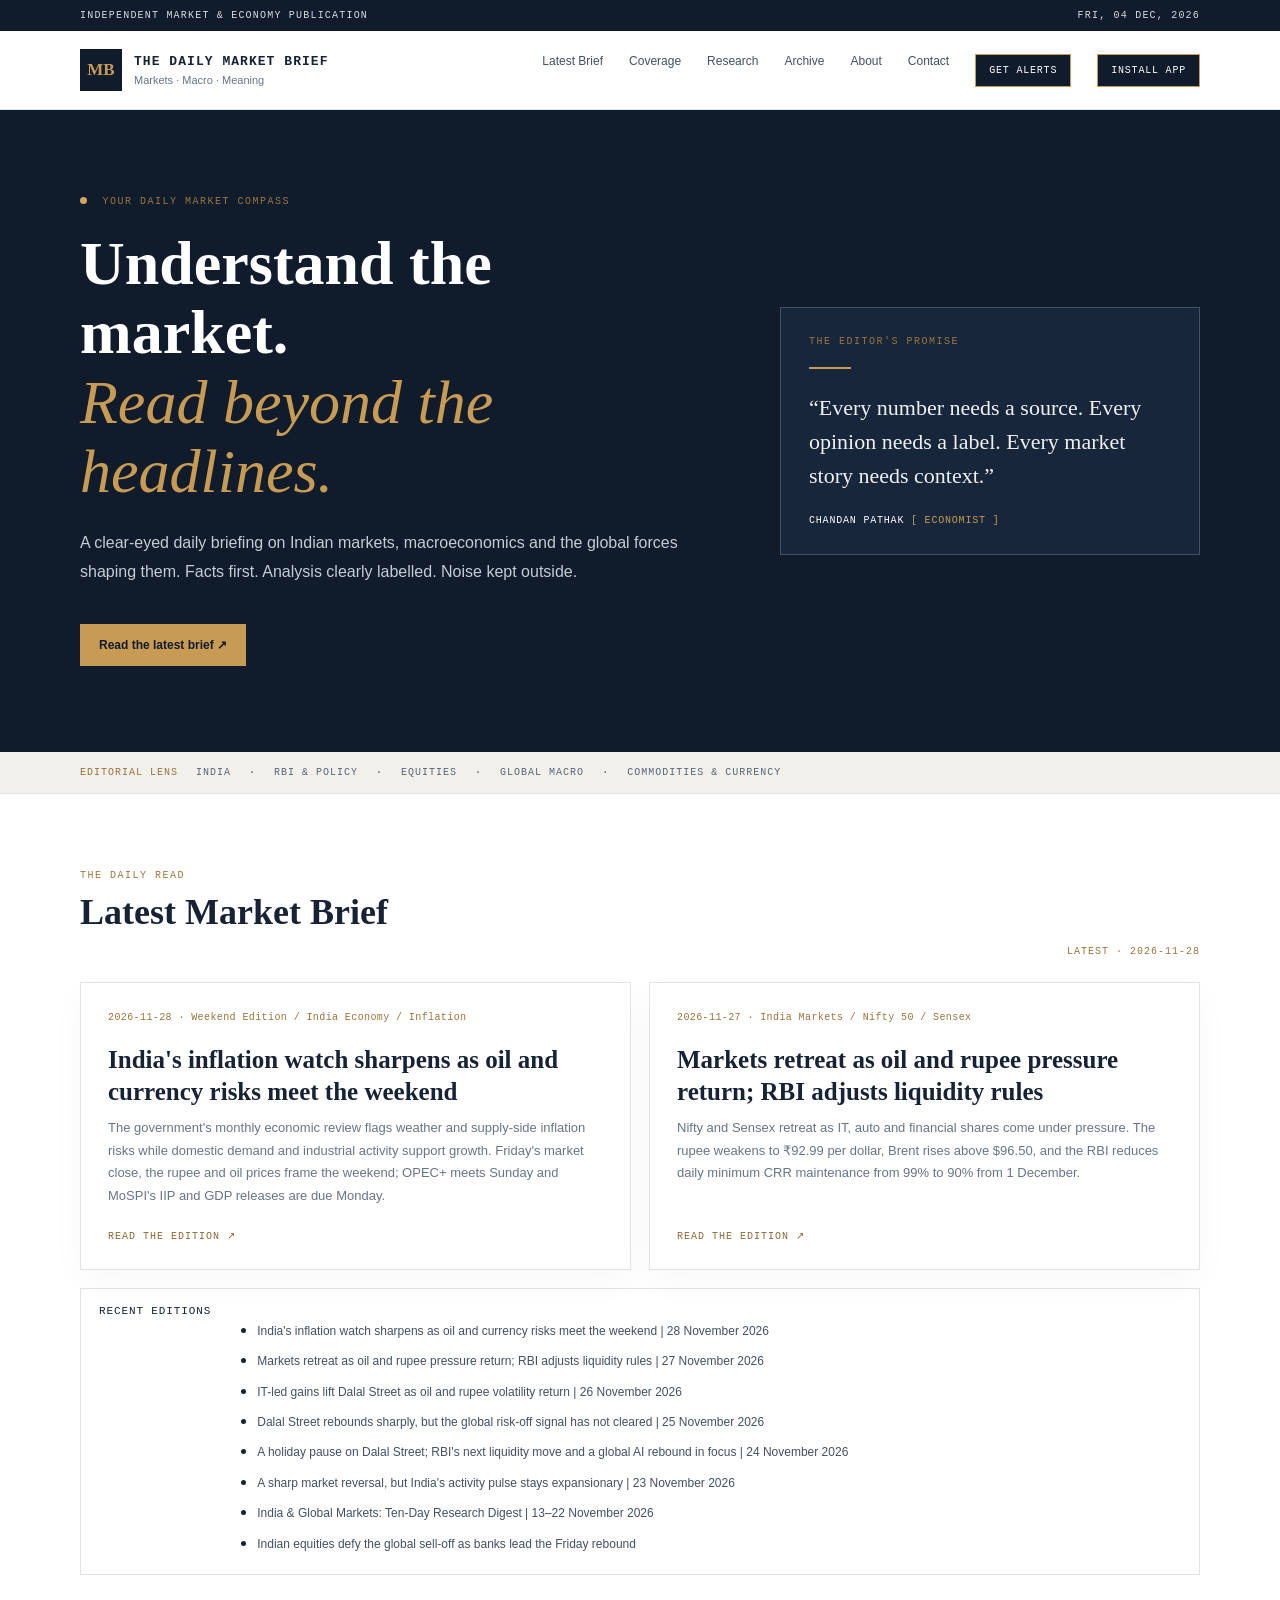
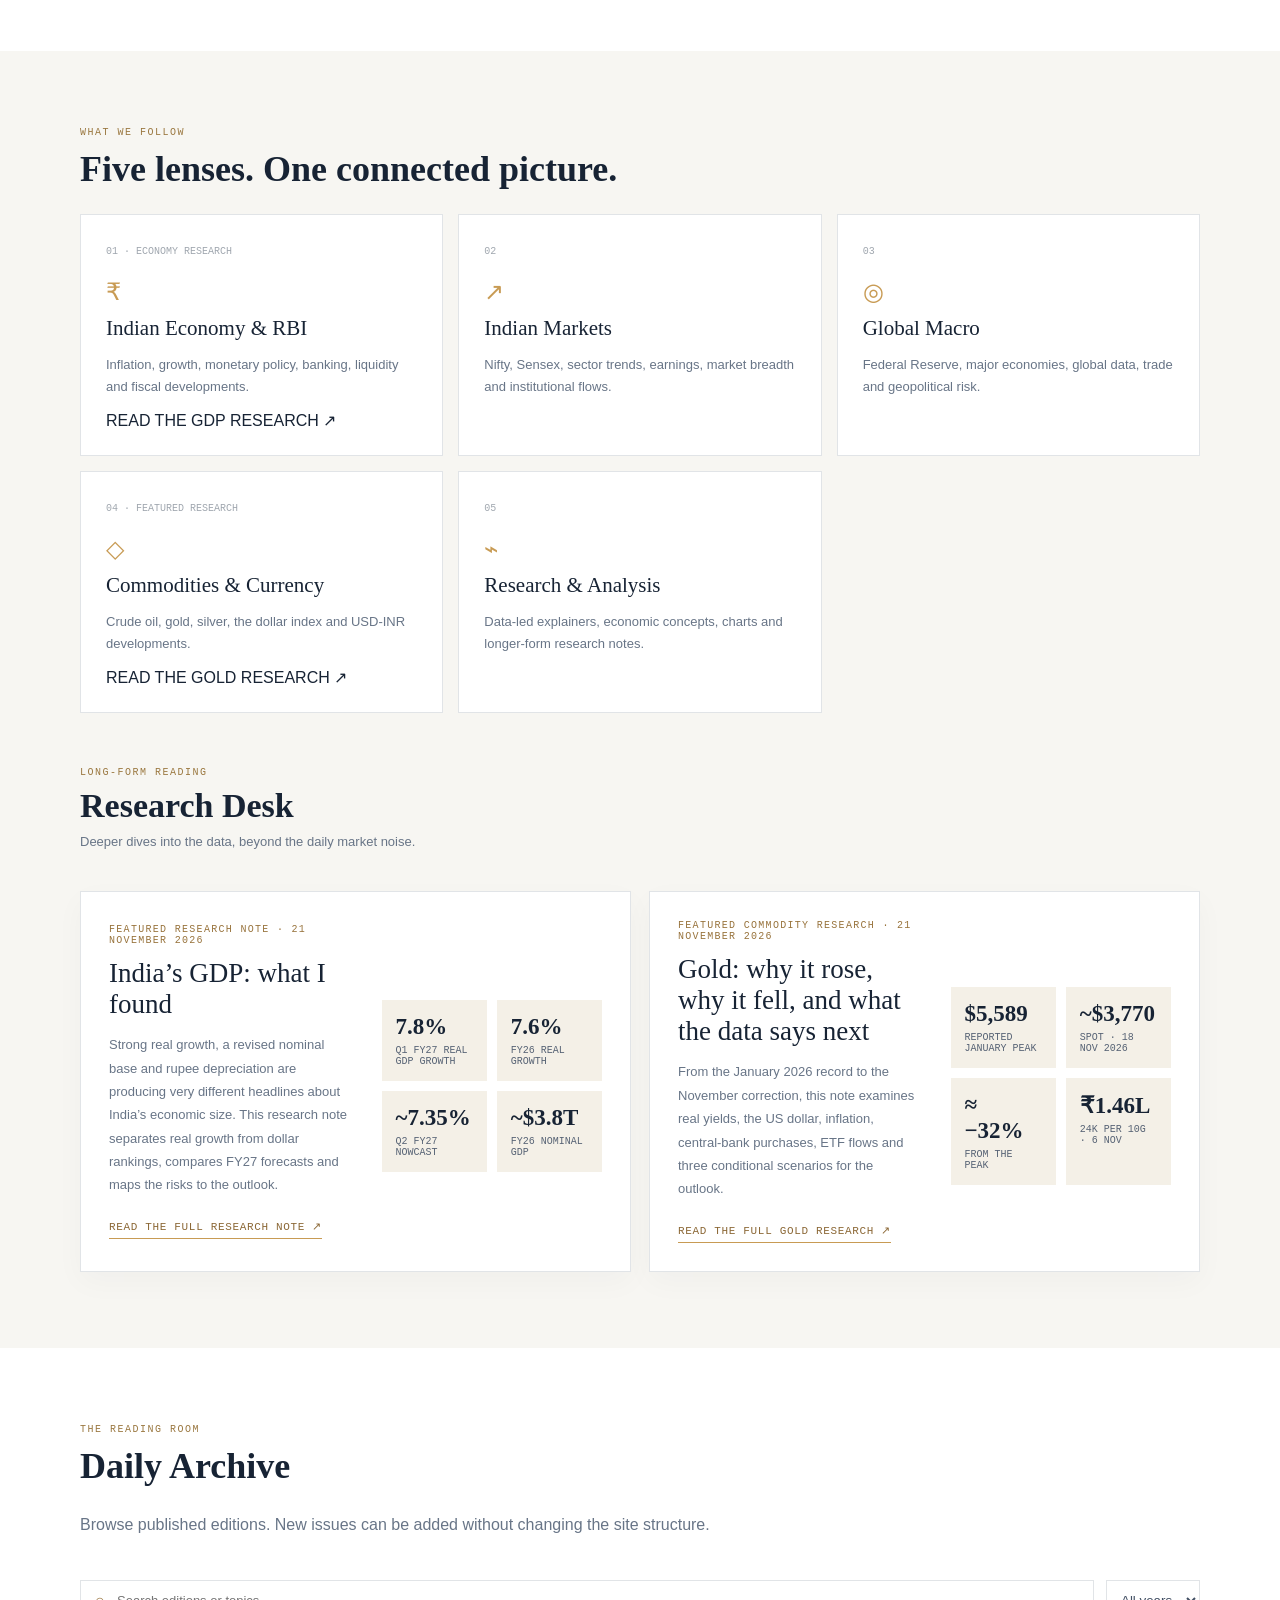
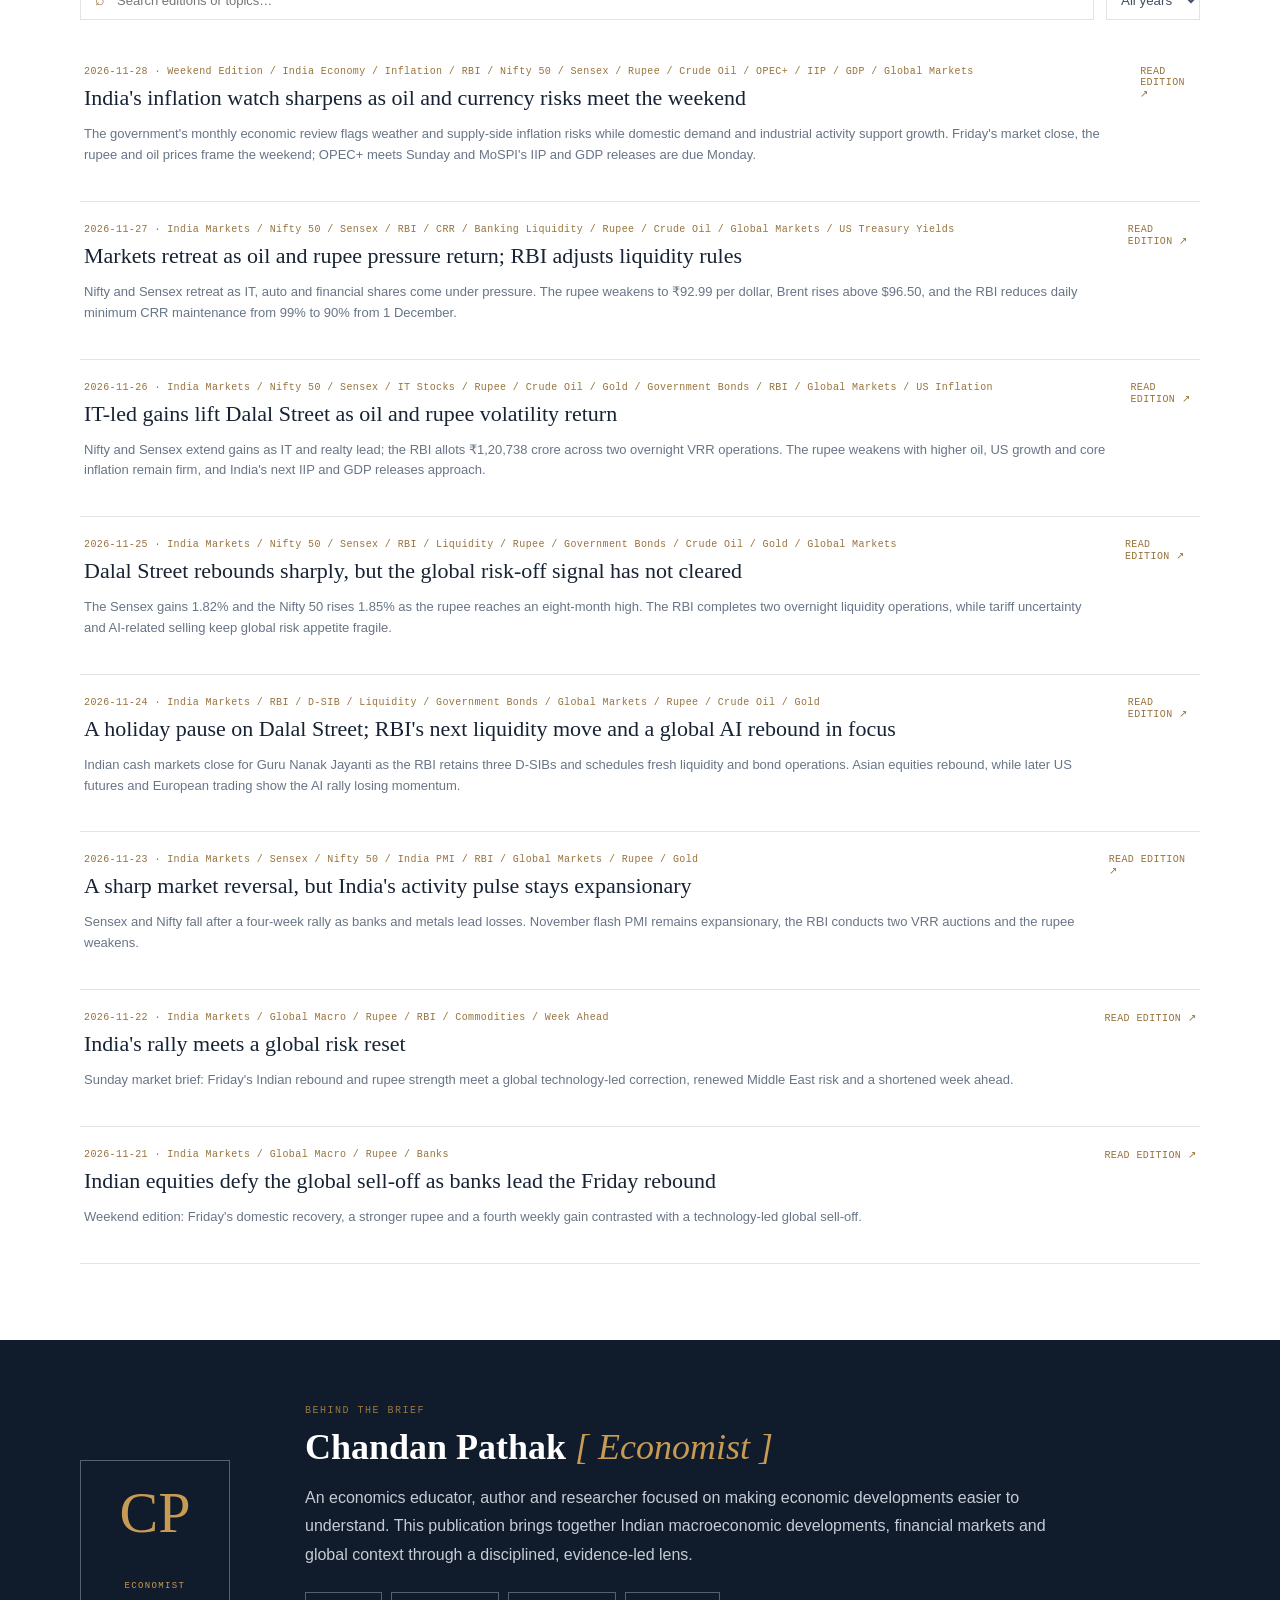
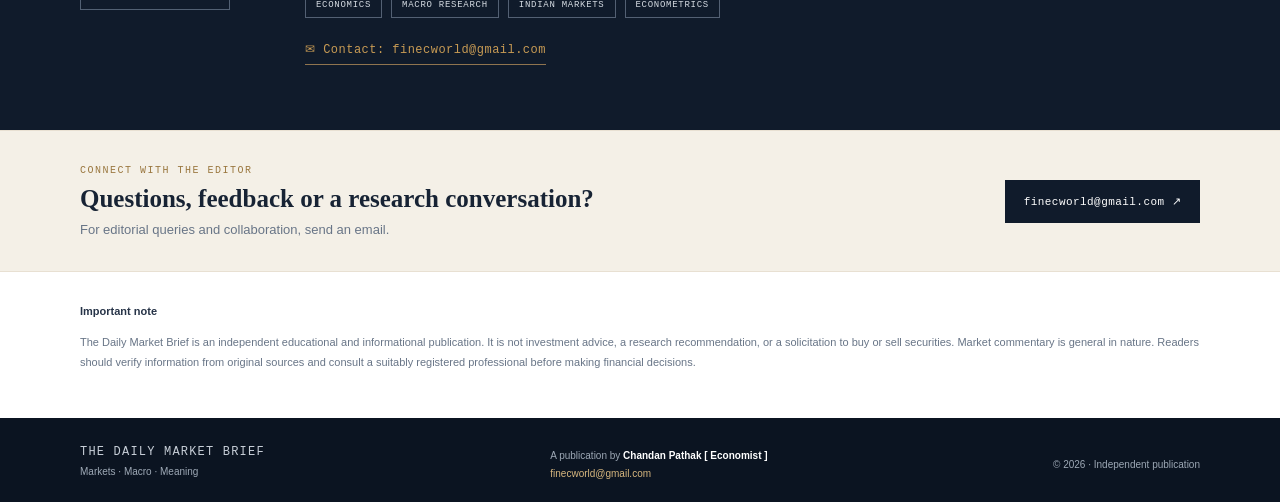
<file: index.html>
<!doctype html>
<html lang="en">
<head>
<meta charset="utf-8"><meta name="viewport" content="width=device-width,initial-scale=1">
<meta name="description" content="The Daily Market Brief by Chandan Pathak, Economist. Read source-led Indian stock market updates, RBI and macroeconomic analysis, global markets, gold, crude oil and currency research.">
<meta name="theme-color" content="#101b2b"><title>The Daily Market Brief | Chandan Pathak</title>
<link rel="icon" href="assets/favicon.svg" type="image/svg+xml"><link rel="manifest" href="manifest.json"><link rel="stylesheet" href="styles.css">
<style>.research-feature{display:grid;grid-template-columns:1.1fr 1fr;gap:30px;align-items:center;background:#fff;border:1px solid var(--line);padding:28px;margin-top:22px}.research-feature .feature-kicker{font:10px var(--mono);letter-spacing:.13em;color:#98733c}.research-feature h3{font:27px var(--serif);margin:12px 0}.research-feature p{font-size:13px;line-height:1.8;color:var(--muted)}.research-feature .feature-stats{display:grid;grid-template-columns:1fr 1fr;gap:10px}.research-feature .feature-stats span{background:#f4f0e7;padding:14px;font:10px var(--mono);color:#566274}.research-feature .feature-stats strong{display:block;font:700 23px var(--serif);color:var(--ink);margin-bottom:5px}.research-feature a{display:inline-block;margin-top:10px;color:#8b6735;font:11px var(--mono);letter-spacing:.06em;text-decoration:none;border-bottom:1px solid var(--gold);padding-bottom:5px}.coverage-card-link{display:block;color:inherit;text-decoration:none;transition:transform .18s ease,border-color .18s ease}.coverage-card-link:hover{transform:translateY(-3px);border-color:var(--gold)}@media(max-width:650px){.research-feature{grid-template-columns:1fr}}</style>
<link rel="canonical" href="https://arthikview.github.io/daily-market-brief/">
<meta property="og:type" content="website">
<meta property="og:site_name" content="The Daily Market Brief">
<meta property="og:title" content="The Daily Market Brief | Chandan Pathak">
<meta property="og:description" content="The Daily Market Brief by Chandan Pathak, Economist. Read source-led Indian stock market updates, RBI and macroeconomic analysis, global markets, gold, crude oil and currency research.">
<meta property="og:url" content="https://arthikview.github.io/daily-market-brief/">
<meta name="twitter:card" content="summary">
<meta name="twitter:title" content="The Daily Market Brief | Chandan Pathak">
<meta name="twitter:description" content="The Daily Market Brief by Chandan Pathak, Economist. Read source-led Indian stock market updates, RBI and macroeconomic analysis, global markets, gold, crude oil and currency research.">
<script type="application/ld+json">{"@context":"https://schema.org","@graph":[{"@type":"WebSite","name":"The Daily Market Brief","alternateName":"Arthik View","url":"https://arthikview.github.io/daily-market-brief/","description":"The Daily Market Brief by Chandan Pathak, Economist. Read source-led Indian stock market updates, RBI and macroeconomic analysis, global markets, gold, crude oil and currency research.","inLanguage":"en-IN","publisher":{"@id":"https://arthikview.github.io/daily-market-brief/#publisher"}},{"@type":"Organization","@id":"https://arthikview.github.io/daily-market-brief/#publisher","name":"The Daily Market Brief","url":"https://arthikview.github.io/daily-market-brief/","email":"finecworld@gmail.com","founder":{"@type":"Person","name":"Chandan Pathak"}}]}</script>

<!-- Google Analytics 4 -->
<script async src="https://www.googletagmanager.com/gtag/js?id=G-FXRHR5E7TX"></script>
<script>
  window.dataLayer = window.dataLayer || [];
  function gtag(){dataLayer.push(arguments);}
  gtag('js', new Date());
  gtag('config', 'G-FXRHR5E7TX');
</script>
</head>
<body>
<div class="topline"><div class="wrap topinner"><span>INDEPENDENT MARKET & ECONOMY PUBLICATION</span><span id="todayLabel">DAILY EDITION</span></div></div>
<header class="site-header"><div class="wrap header-inner">
<a class="brand" href="index.html"><span class="brand-mark">MB</span><span><strong>THE DAILY MARKET BRIEF</strong><small>Markets · Macro · Meaning</small></span></a>
<button class="menu-toggle" id="menuToggle" aria-label="Open navigation" aria-expanded="false">☰</button>
<nav id="mainNav"><a href="#latest">Latest Brief</a><a href="#sections">Coverage</a><a href="#research-desk">Research</a><a href="#archive">Archive</a><a href="#about">About</a><a href="#contact">Contact</a><button class="install-app-btn" id="enableNotificationsBtn" type="button">GET ALERTS</button><button class="install-app-btn" id="installAppBtn" type="button">INSTALL APP</button></nav>
</div></header>
<main>
<section class="hero"><div class="wrap hero-grid"><div><div class="eyebrow"><span class="live-dot"></span> YOUR DAILY MARKET COMPASS</div>
<h1>Understand the market.<br><em>Read beyond the headlines.</em></h1>
<p class="hero-copy">A clear-eyed daily briefing on Indian markets, macroeconomics and the global forces shaping them. Facts first. Analysis clearly labelled. Noise kept outside.</p>
<a class="primary-link" href="#latest">Read the latest brief ↗</a></div>
<aside class="hero-note"><div class="note-kicker">THE EDITOR'S PROMISE</div><div class="note-rule"></div><p>“Every number needs a source. Every opinion needs a label. Every market story needs context.”</p><div class="note-sign">CHANDAN PATHAK <span>[ ECONOMIST ]</span></div></aside></div></section>
<section class="ticker"><div class="wrap ticker-inner"><span class="ticker-label">EDITORIAL LENS</span><span>INDIA</span><b>·</b><span>RBI & POLICY</span><b>·</b><span>EQUITIES</span><b>·</b><span>GLOBAL MACRO</span><b>·</b><span>COMMODITIES & CURRENCY</span></div></section>
<section class="section wrap" id="latest"><div class="section-heading"><div><div class="eyebrow">THE DAILY READ</div><h2>Latest Market Brief</h2></div><span class="edition-tag" id="editionDate">STARTER EDITION</span></div>
<div class="featured-issues" id="featuredIssues"><div class="empty-state"><strong>Loading the latest editions…</strong><p>The reading list will appear here.</p></div></div>
<nav class="crawlable-editions" aria-label="Recent market brief editions" style="margin:18px 0 0;padding:16px 18px;border:1px solid #e1e4e7;background:#fff"><strong style="font:11px ui-monospace,monospace;letter-spacing:.08em">RECENT EDITIONS</strong><ul style="margin:10px 0 0;padding-left:20px;line-height:1.9"><li><a href="issues/2026-11-28.html">India's inflation watch sharpens as oil and currency risks meet the weekend | 28 November 2026</a></li><li><a href="issues/2026-11-27.html">Markets retreat as oil and rupee pressure return; RBI adjusts liquidity rules | 27 November 2026</a></li><li><a href="issues/2026-11-26.html">IT-led gains lift Dalal Street as oil and rupee volatility return | 26 November 2026</a></li><li><a href="issues/2026-11-25.html">Dalal Street rebounds sharply, but the global risk-off signal has not cleared | 25 November 2026</a></li><li><a href="issues/2026-11-24.html">A holiday pause on Dalal Street; RBI's next liquidity move and a global AI rebound in focus | 24 November 2026</a></li><li><a href="issues/2026-11-23.html">A sharp market reversal, but India's activity pulse stays expansionary | 23 November 2026</a></li><li><a href="issues/2026-11-22.html">India &amp; Global Markets: Ten-Day Research Digest | 13–22 November 2026</a></li><li><a href="issues/2026-11-21.html">Indian equities defy the global sell-off as banks lead the Friday rebound</a></li></ul></nav></section>
<section class="section coverage-section" id="sections"><div class="wrap"><div class="eyebrow">WHAT WE FOLLOW</div><h2>Five lenses. One connected picture.</h2><div class="coverage-grid">
<a class="coverage-card coverage-card-link" href="research/india-gdp-what-i-found.html"><span class="card-num">01 · ECONOMY RESEARCH</span><div class="card-icon">₹</div><h3>Indian Economy & RBI</h3><p>Inflation, growth, monetary policy, banking, liquidity and fiscal developments.</p><span class="feature-kicker">READ THE GDP RESEARCH ↗</span></a>
<article class="coverage-card"><span class="card-num">02</span><div class="card-icon">↗</div><h3>Indian Markets</h3><p>Nifty, Sensex, sector trends, earnings, market breadth and institutional flows.</p></article>
<article class="coverage-card"><span class="card-num">03</span><div class="card-icon">◎</div><h3>Global Macro</h3><p>Federal Reserve, major economies, global data, trade and geopolitical risk.</p></article>
<a class="coverage-card coverage-card-link" href="research/gold-boom-correction-outlook.html"><span class="card-num">04 · FEATURED RESEARCH</span><div class="card-icon">◇</div><h3>Commodities & Currency</h3><p>Crude oil, gold, silver, the dollar index and USD-INR developments.</p><span class="feature-kicker">READ THE GOLD RESEARCH ↗</span></a>
<article class="coverage-card"><span class="card-num">05</span><div class="card-icon">⌁</div><h3>Research & Analysis</h3><p>Data-led explainers, economic concepts, charts and longer-form research notes.</p></article>
</div><div class="research-library" id="research-desk"><div class="research-library-heading"><div class="eyebrow">LONG-FORM READING</div><h2>Research Desk</h2><p>Deeper dives into the data, beyond the daily market noise.</p></div><div class="research-library-grid"><article class="research-feature"><div><div class="feature-kicker">FEATURED RESEARCH NOTE · 21 NOVEMBER 2026</div><h3>India’s GDP: what I found</h3><p>Strong real growth, a revised nominal base and rupee depreciation are producing very different headlines about India’s economic size. This research note separates real growth from dollar rankings, compares FY27 forecasts and maps the risks to the outlook.</p><a href="research/india-gdp-what-i-found.html">READ THE FULL RESEARCH NOTE ↗</a></div><div class="feature-stats"><span><strong>7.8%</strong>Q1 FY27 REAL GDP GROWTH</span><span><strong>7.6%</strong>FY26 REAL GROWTH</span><span><strong>~7.35%</strong>Q2 FY27 NOWCAST</span><span><strong>~$3.8T</strong>FY26 NOMINAL GDP</span></div></article><article class="research-feature"><div><div class="feature-kicker">FEATURED COMMODITY RESEARCH · 21 NOVEMBER 2026</div><h3>Gold: why it rose, why it fell, and what the data says next</h3><p>From the January 2026 record to the November correction, this note examines real yields, the US dollar, inflation, central-bank purchases, ETF flows and three conditional scenarios for the outlook.</p><a href="research/gold-boom-correction-outlook.html">READ THE FULL GOLD RESEARCH ↗</a></div><div class="feature-stats"><span><strong>$5,589</strong>REPORTED JANUARY PEAK</span><span><strong>~$3,770</strong>SPOT · 18 NOV 2026</span><span><strong>≈ −32%</strong>FROM THE PEAK</span><span><strong>₹1.46L</strong>24K PER 10G · 6 NOV</span></div></article></div></div></div></section>
<section class="section wrap" id="archive"><div class="section-heading"><div><div class="eyebrow">THE READING ROOM</div><h2>Daily Archive</h2><p class="section-sub">Browse published editions. New issues can be added without changing the site structure.</p></div></div>
<div class="archive-tools"><label class="searchbox">⌕ <input id="searchInput" type="search" placeholder="Search editions or topics…" aria-label="Search editions"></label><select id="yearFilter" aria-label="Filter by year"><option value="all">All years</option></select></div>
<div id="archiveList" class="archive-list"><div class="empty-state"><span>✳</span><strong>Your archive starts here.</strong><p>The first verified daily edition will appear here.</p></div></div></section>
<section class="author-section" id="about"><div class="wrap author-grid"><div class="author-monogram">CP<span>ECONOMIST</span></div><div><div class="eyebrow">BEHIND THE BRIEF</div><h2>Chandan Pathak <em>[ Economist ]</em></h2><p class="author-copy">An economics educator, author and researcher focused on making economic developments easier to understand. This publication brings together Indian macroeconomic developments, financial markets and global context through a disciplined, evidence-led lens.</p><div class="author-tags"><span>ECONOMICS</span><span>MACRO RESEARCH</span><span>INDIAN MARKETS</span><span>ECONOMETRICS</span></div><a class="email-link" href="mailto:finecworld@gmail.com">✉ Contact: finecworld@gmail.com</a></div></div></section>
<section class="contact-strip" id="contact"><div class="wrap contact-inner"><div><div class="eyebrow">CONNECT WITH THE EDITOR</div><h2>Questions, feedback or a research conversation?</h2><p>For editorial queries and collaboration, send an email.</p></div><a href="mailto:finecworld@gmail.com">finecworld@gmail.com ↗</a></div></section><section class="disclaimer wrap"><strong>Important note</strong><p>The Daily Market Brief is an independent educational and informational publication. It is not investment advice, a research recommendation, or a solicitation to buy or sell securities. Market commentary is general in nature. Readers should verify information from original sources and consult a suitably registered professional before making financial decisions.</p></section>
</main>
<footer><div class="wrap footer-inner"><div><strong>THE DAILY MARKET BRIEF</strong><span>Markets · Macro · Meaning</span></div><div class="footer-author">A publication by <strong>Chandan Pathak [ Economist ]</strong><a href="mailto:finecworld@gmail.com">finecworld@gmail.com</a></div><div class="copyright">© <span id="yearNow"></span> · Independent publication</div></div></footer>
<script src="pwa.js"></script><script src="app.js?v=20261128-1"></script></body></html>
</file>
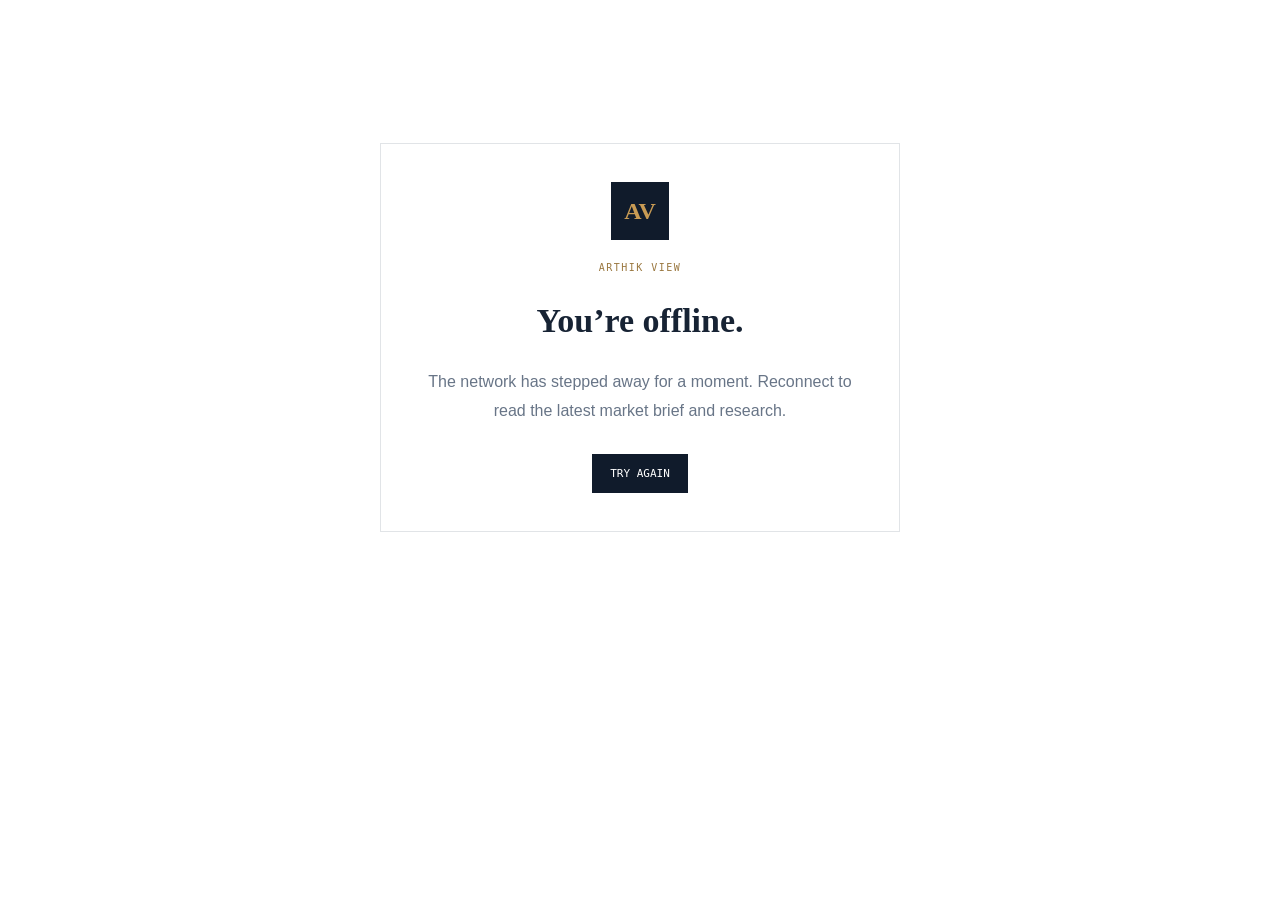
<file: offline.html>
<!doctype html>
<html lang="en">
<head>
<meta charset="utf-8">
<meta name="viewport" content="width=device-width,initial-scale=1">
<meta name="theme-color" content="#101b2b">
<title>Offline | Arthik View</title>
<link rel="stylesheet" href="./styles.css">
<style>
.offline{min-height:75vh;display:grid;place-items:center;text-align:center;padding:32px}
.offline-card{max-width:520px;padding:38px;border:1px solid var(--line);background:#fff}
.offline-mark{width:58px;height:58px;margin:0 auto 22px;display:grid;place-items:center;background:var(--navy);color:var(--gold);font:700 24px Georgia}
.offline h1{font:700 34px Georgia}.offline p{color:var(--muted);line-height:1.8}
.offline a{display:inline-block;margin-top:12px;padding:13px 18px;background:var(--navy);color:#fff;text-decoration:none;font:11px ui-monospace,monospace}
</style>
</head>
<body><main class="offline"><section class="offline-card"><div class="offline-mark">AV</div><div class="eyebrow">ARTHIK VIEW</div><h1>You’re offline.</h1><p>The network has stepped away for a moment. Reconnect to read the latest market brief and research.</p><a href="./index.html">TRY AGAIN</a></section></main></body>
</html>
</file>
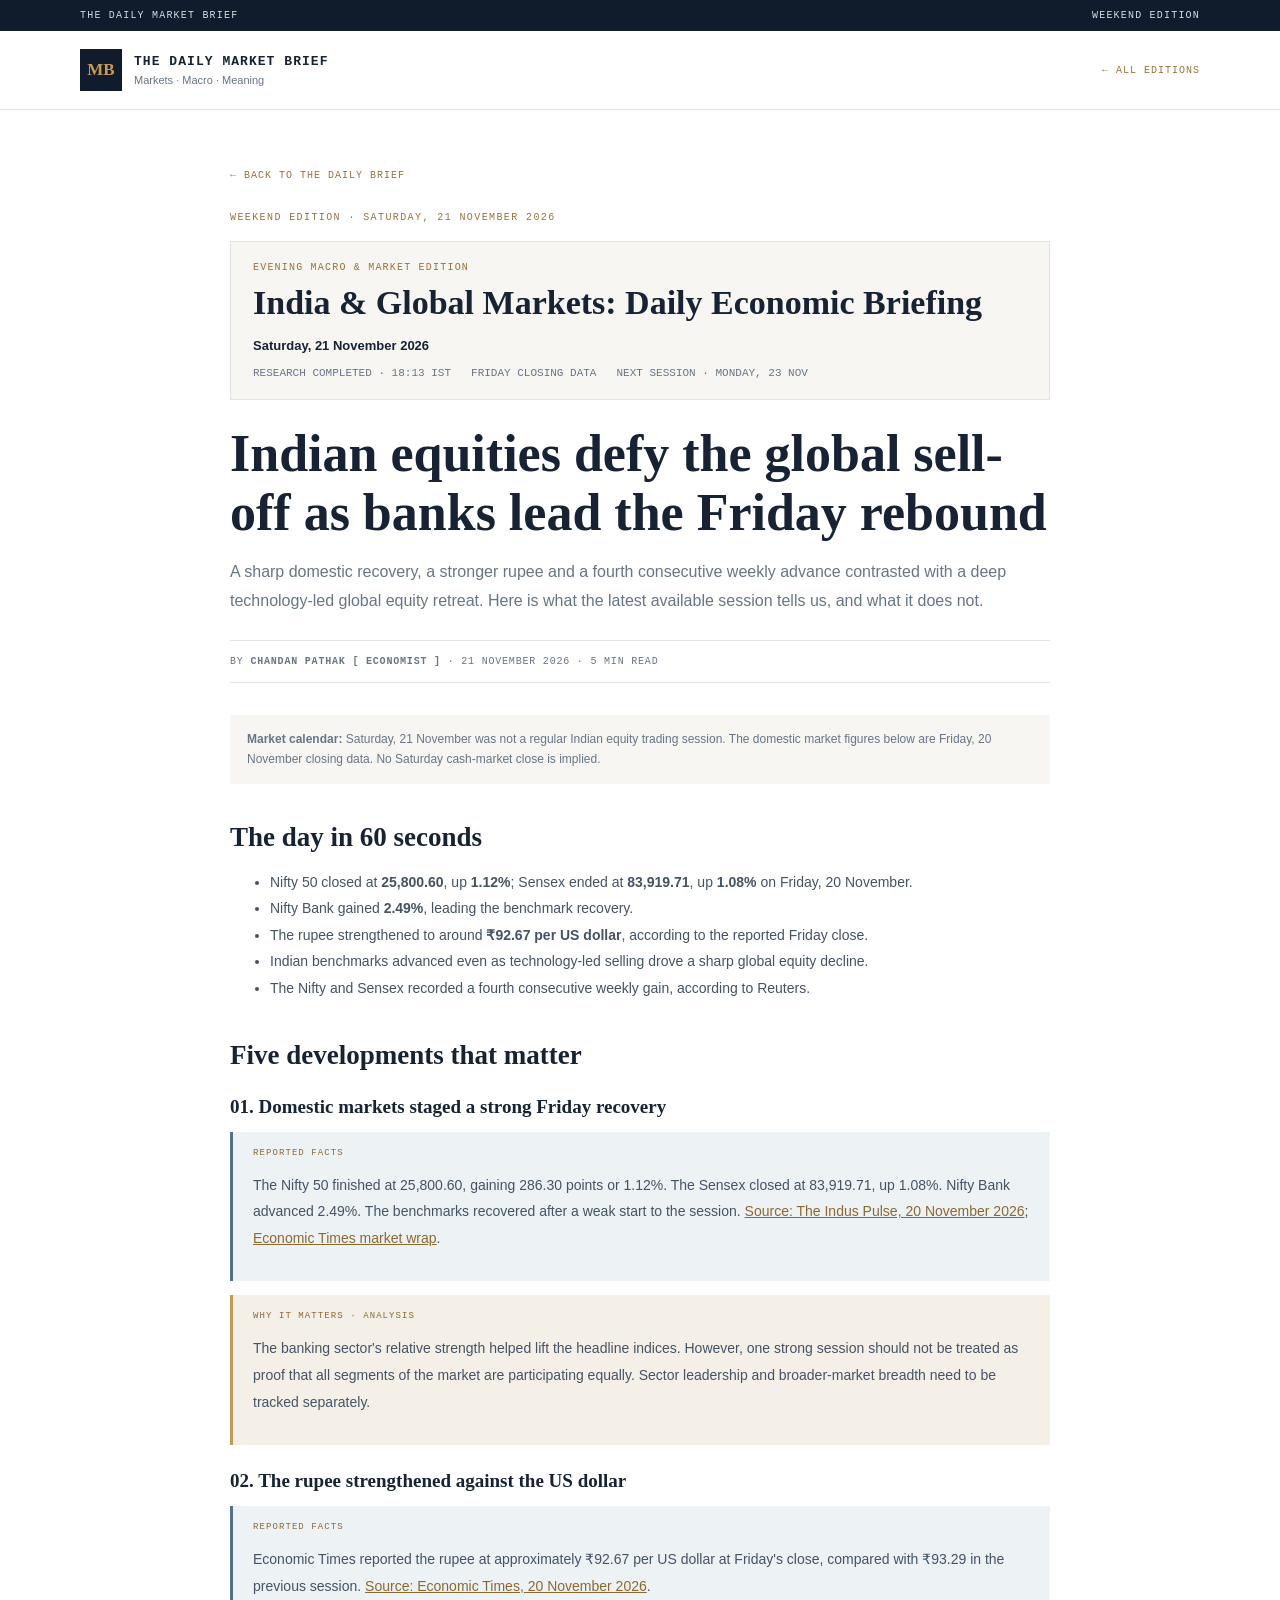
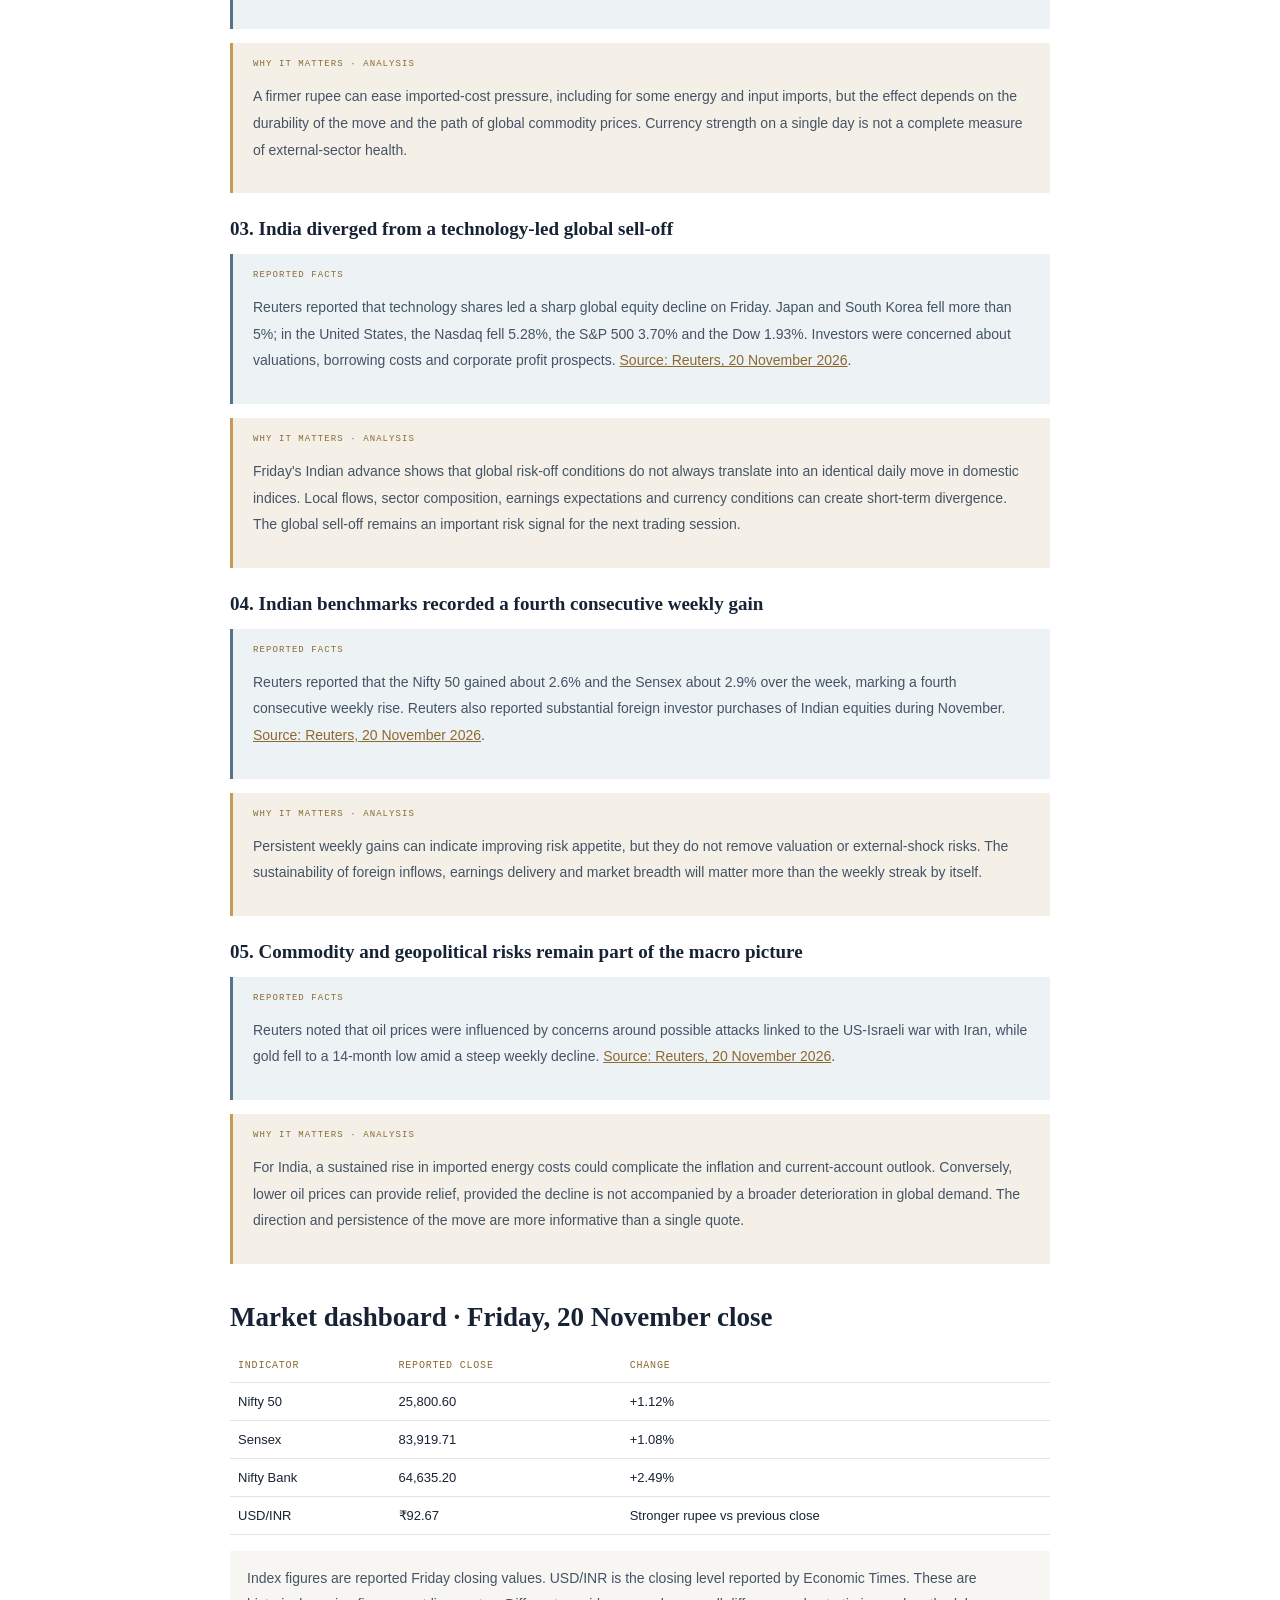
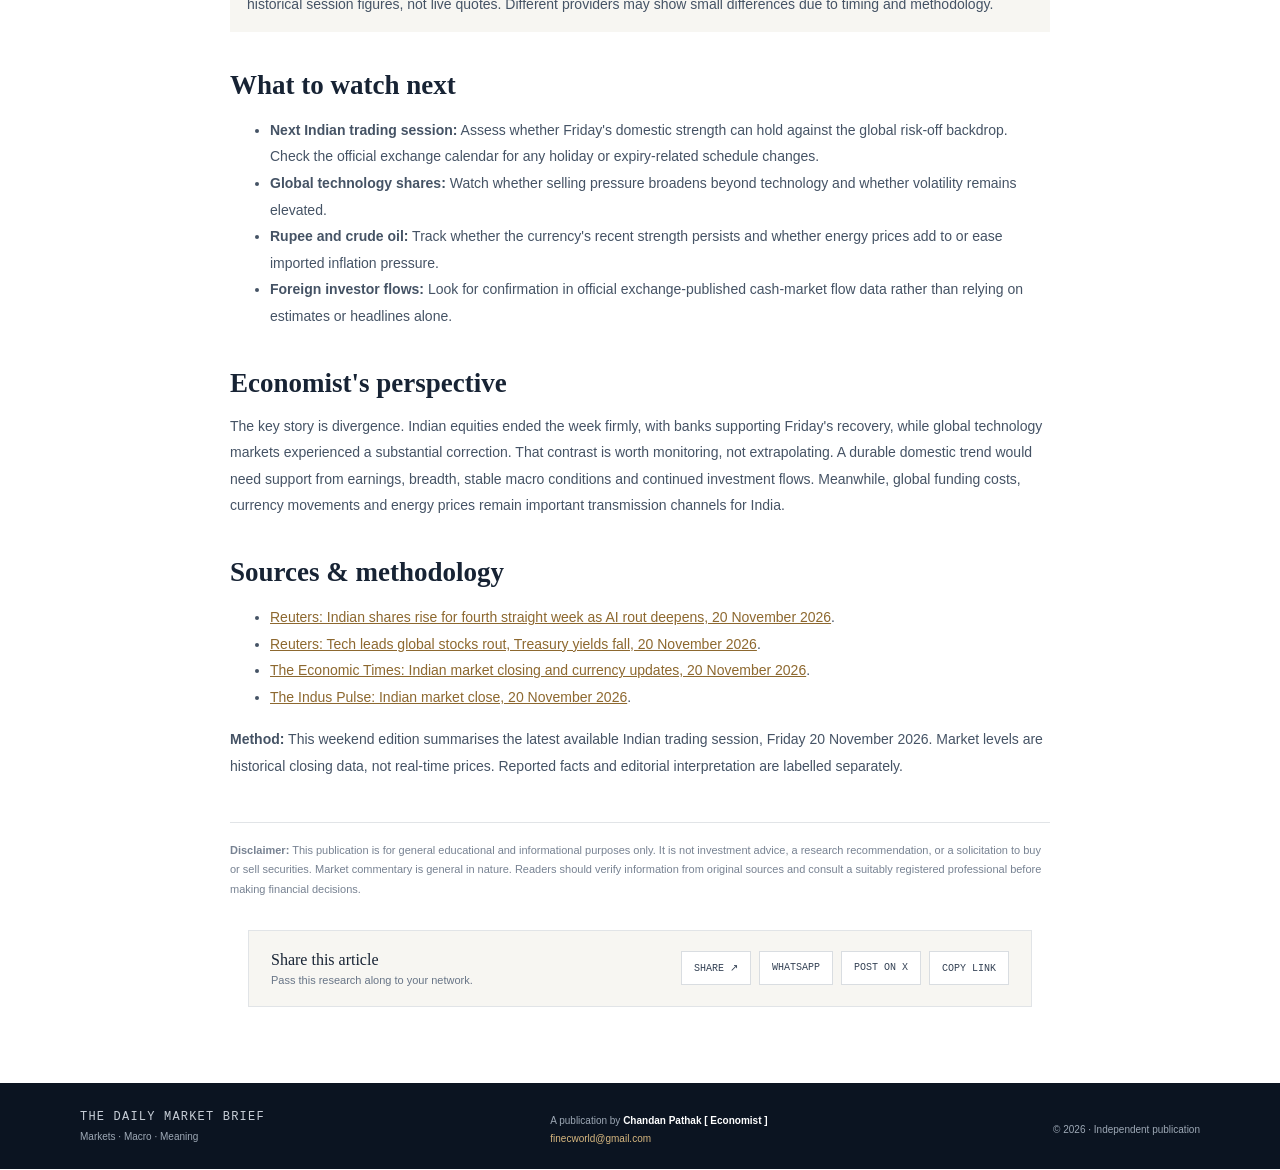
<file: issues/2026-11-21.html>
<!doctype html>
<html lang="en"><head><meta charset="utf-8"><meta name="viewport" content="width=device-width,initial-scale=1">
<meta name="description" content="Indian market briefing for 21 November 2026: Friday's Nifty and Sensex rebound, bank stocks, rupee movement and the global technology-led sell-off.">
<title>Weekend Market Brief | 21 November 2026 | The Daily Market Brief</title>
<link rel="stylesheet" href="../styles.css">
<style>
.article-wrap{width:min(820px,calc(100% - 36px));margin:54px auto 76px}.back{font:10px var(--mono);letter-spacing:.1em;color:#98733c;text-decoration:none}.kicker{font:10px var(--mono);letter-spacing:.14em;color:#98733c;margin-top:30px}.article-wrap h1{font:700 clamp(34px,6vw,52px)/1.14 var(--serif);margin:12px 0}.deck{font-size:16px;line-height:1.8;color:#687587}.byline{font:10px var(--mono);letter-spacing:.08em;color:#687587;border-block:1px solid var(--line);padding:15px 0;margin:24px 0 32px}.article-body h2{font:700 27px var(--serif);margin:38px 0 12px}.article-body h3{font:600 19px var(--serif);margin:25px 0 8px}.article-body p,.article-body li{font-size:14px;line-height:1.9;color:#455365}.article-body a{color:#8d682f;overflow-wrap:anywhere}.factbox{background:#edf2f5;border-left:3px solid #56728b;padding:16px 20px;margin:14px 0}.analysisbox{background:#f4f0e7;border-left:3px solid var(--gold);padding:16px 20px;margin:14px 0}.small-label{font:9px var(--mono);letter-spacing:.12em;color:#8b6a36}.data-table{width:100%;border-collapse:collapse;margin:16px 0;font-size:13px}.data-table th,.data-table td{text-align:left;border-bottom:1px solid var(--line);padding:11px 8px}.data-table th{font:10px var(--mono);color:#8b6a36;letter-spacing:.08em}.note{padding:14px 17px;background:#f7f6f2;color:#687587;font-size:12px;line-height:1.7}.article-disclaimer{border-top:1px solid var(--line);margin-top:42px;padding-top:18px;font-size:11px;color:#778292;line-height:1.8}
</style><link rel="canonical" href="https://arthikview.github.io/daily-market-brief/issues/2026-11-21.html">
<meta property="og:type" content="article">
<meta property="og:site_name" content="The Daily Market Brief">
<meta property="og:title" content="Weekend Market Brief | 21 November 2026 | The Daily Market Brief">
<meta property="og:description" content="Indian market briefing for 21 November 2026: Friday's Nifty and Sensex rebound, bank stocks, rupee movement and the global technology-led sell-off.">
<meta property="og:url" content="https://arthikview.github.io/daily-market-brief/issues/2026-11-21.html">
<meta name="twitter:card" content="summary">
<meta name="twitter:title" content="Weekend Market Brief | 21 November 2026 | The Daily Market Brief">
<meta name="twitter:description" content="Indian market briefing for 21 November 2026: Friday's Nifty and Sensex rebound, bank stocks, rupee movement and the global technology-led sell-off.">
<meta property="article:published_time" content="2026-11-21">
<script type="application/ld+json">{"@context":"https://schema.org","@type":"Article","headline":"Indian equities defy the global sell-off as banks lead the Friday rebound","description":"Indian market briefing for 21 November 2026: Friday's Nifty and Sensex rebound, bank stocks, rupee movement and the global technology-led sell-off.","mainEntityOfPage":{"@type":"WebPage","@id":"https://arthikview.github.io/daily-market-brief/issues/2026-11-21.html"},"url":"https://arthikview.github.io/daily-market-brief/issues/2026-11-21.html","datePublished":"2026-11-21","dateModified":"2026-11-21","author":{"@type":"Person","name":"Chandan Pathak"},"publisher":{"@type":"Organization","name":"The Daily Market Brief","url":"https://arthikview.github.io/daily-market-brief/"},"inLanguage":"en-IN"}</script>

<!-- Google Analytics 4 -->
<script async src="https://www.googletagmanager.com/gtag/js?id=G-FXRHR5E7TX"></script>
<script>
  window.dataLayer = window.dataLayer || [];
  function gtag(){dataLayer.push(arguments);}
  gtag('js', new Date());
  gtag('config', 'G-FXRHR5E7TX');
</script>
<link rel="manifest" href="../manifest.json">
</head><body>
<div class="topline"><div class="wrap topinner"><span>THE DAILY MARKET BRIEF</span><span>WEEKEND EDITION</span></div></div>
<header class="site-header"><div class="wrap header-inner"><a class="brand" href="../index.html"><span class="brand-mark">MB</span><span><strong>THE DAILY MARKET BRIEF</strong><small>Markets · Macro · Meaning</small></span></a><a class="back" href="../index.html">← ALL EDITIONS</a></div></header>
<main class="article-wrap"><a class="back" href="../index.html">← BACK TO THE DAILY BRIEF</a>
<div class="kicker">WEEKEND EDITION · SATURDAY, 21 NOVEMBER 2026</div>
<div class="edition-banner" style="border:1px solid #e1e4e7;background:#f7f6f2;padding:20px 22px;margin:18px 0 24px">
<div style="font:10px ui-monospace,monospace;letter-spacing:.12em;color:#98733c">EVENING MACRO &amp; MARKET EDITION</div>
<h2 style="font:700 clamp(24px,4vw,34px)/1.2 Georgia,serif;margin:10px 0 14px;color:#172334">India &amp; Global Markets: Daily Economic Briefing</h2>
<div style="font:700 13px Arial,sans-serif;color:#172334">Saturday, 21 November 2026</div>
<div style="display:flex;gap:20px;flex-wrap:wrap;margin-top:14px;font:11px ui-monospace,monospace;color:#687587">
<span>RESEARCH COMPLETED · 18:13 IST</span><span>FRIDAY CLOSING DATA</span><span>NEXT SESSION · MONDAY, 23 NOV</span>
</div></div>
<h1>Indian equities defy the global sell-off as banks lead the Friday rebound</h1>
<p class="deck">A sharp domestic recovery, a stronger rupee and a fourth consecutive weekly advance contrasted with a deep technology-led global equity retreat. Here is what the latest available session tells us, and what it does not.</p>
<div class="byline">BY <strong>CHANDAN PATHAK [ ECONOMIST ]</strong> · 21 NOVEMBER 2026 · 5 MIN READ</div>
<article class="article-body">
<div class="note"><strong>Market calendar:</strong> Saturday, 21 November was not a regular Indian equity trading session. The domestic market figures below are Friday, 20 November closing data. No Saturday cash-market close is implied.</div>
<h2>The day in 60 seconds</h2>
<ul>
<li>Nifty 50 closed at <strong>25,800.60</strong>, up <strong>1.12%</strong>; Sensex ended at <strong>83,919.71</strong>, up <strong>1.08%</strong> on Friday, 20 November.</li>
<li>Nifty Bank gained <strong>2.49%</strong>, leading the benchmark recovery.</li>
<li>The rupee strengthened to around <strong>₹92.67 per US dollar</strong>, according to the reported Friday close.</li>
<li>Indian benchmarks advanced even as technology-led selling drove a sharp global equity decline.</li>
<li>The Nifty and Sensex recorded a fourth consecutive weekly gain, according to Reuters.</li>
</ul>
<h2>Five developments that matter</h2>
<h3>01. Domestic markets staged a strong Friday recovery</h3>
<div class="factbox"><div class="small-label">REPORTED FACTS</div><p>The Nifty 50 finished at 25,800.60, gaining 286.30 points or 1.12%. The Sensex closed at 83,919.71, up 1.08%. Nifty Bank advanced 2.49%. The benchmarks recovered after a weak start to the session. <a href="https://www.theinduspulse.com/markets/stock-market-today-sensex-nifty-20-november-2026" target="_blank" rel="noopener">Source: The Indus Pulse, 20 November 2026</a>; <a href="https://m.economictimes.com/markets/stocks/live-blog/bse-sensex-today-nifty50-stock-market-live-updates-gift-nifty-paytm-coal-india-share-price-20-november-2026/amp_liveblog/136009816.cms" target="_blank" rel="noopener">Economic Times market wrap</a>.</p></div>
<div class="analysisbox"><div class="small-label">WHY IT MATTERS · ANALYSIS</div><p>The banking sector's relative strength helped lift the headline indices. However, one strong session should not be treated as proof that all segments of the market are participating equally. Sector leadership and broader-market breadth need to be tracked separately.</p></div>
<h3>02. The rupee strengthened against the US dollar</h3>
<div class="factbox"><div class="small-label">REPORTED FACTS</div><p>Economic Times reported the rupee at approximately ₹92.67 per US dollar at Friday's close, compared with ₹93.29 in the previous session. <a href="https://m.economictimes.com/markets/stocks/live-blog/bse-sensex-today-nifty50-stock-market-live-updates-gift-nifty-paytm-coal-india-share-price-20-november-2026/amp_liveblog/136009816.cms" target="_blank" rel="noopener">Source: Economic Times, 20 November 2026</a>.</p></div>
<div class="analysisbox"><div class="small-label">WHY IT MATTERS · ANALYSIS</div><p>A firmer rupee can ease imported-cost pressure, including for some energy and input imports, but the effect depends on the durability of the move and the path of global commodity prices. Currency strength on a single day is not a complete measure of external-sector health.</p></div>
<h3>03. India diverged from a technology-led global sell-off</h3>
<div class="factbox"><div class="small-label">REPORTED FACTS</div><p>Reuters reported that technology shares led a sharp global equity decline on Friday. Japan and South Korea fell more than 5%; in the United States, the Nasdaq fell 5.28%, the S&amp;P 500 3.70% and the Dow 1.93%. Investors were concerned about valuations, borrowing costs and corporate profit prospects. <a href="https://www.reuters.com/world/china/global-markets-global-markets-2026-11-20/" target="_blank" rel="noopener">Source: Reuters, 20 November 2026</a>.</p></div>
<div class="analysisbox"><div class="small-label">WHY IT MATTERS · ANALYSIS</div><p>Friday's Indian advance shows that global risk-off conditions do not always translate into an identical daily move in domestic indices. Local flows, sector composition, earnings expectations and currency conditions can create short-term divergence. The global sell-off remains an important risk signal for the next trading session.</p></div>
<h3>04. Indian benchmarks recorded a fourth consecutive weekly gain</h3>
<div class="factbox"><div class="small-label">REPORTED FACTS</div><p>Reuters reported that the Nifty 50 gained about 2.6% and the Sensex about 2.9% over the week, marking a fourth consecutive weekly rise. Reuters also reported substantial foreign investor purchases of Indian equities during November. <a href="https://www.reuters.com/world/india/indian-stocks-seen-falling-nine-month-highs-asia-market-rout-deepens-2026-11-20/" target="_blank" rel="noopener">Source: Reuters, 20 November 2026</a>.</p></div>
<div class="analysisbox"><div class="small-label">WHY IT MATTERS · ANALYSIS</div><p>Persistent weekly gains can indicate improving risk appetite, but they do not remove valuation or external-shock risks. The sustainability of foreign inflows, earnings delivery and market breadth will matter more than the weekly streak by itself.</p></div>
<h3>05. Commodity and geopolitical risks remain part of the macro picture</h3>
<div class="factbox"><div class="small-label">REPORTED FACTS</div><p>Reuters noted that oil prices were influenced by concerns around possible attacks linked to the US-Israeli war with Iran, while gold fell to a 14-month low amid a steep weekly decline. <a href="https://www.reuters.com/world/china/global-markets-global-markets-2026-11-20/" target="_blank" rel="noopener">Source: Reuters, 20 November 2026</a>.</p></div>
<div class="analysisbox"><div class="small-label">WHY IT MATTERS · ANALYSIS</div><p>For India, a sustained rise in imported energy costs could complicate the inflation and current-account outlook. Conversely, lower oil prices can provide relief, provided the decline is not accompanied by a broader deterioration in global demand. The direction and persistence of the move are more informative than a single quote.</p></div>
<h2>Market dashboard · Friday, 20 November close</h2>
<table class="data-table"><thead><tr><th>INDICATOR</th><th>REPORTED CLOSE</th><th>CHANGE</th></tr></thead><tbody>
<tr><td>Nifty 50</td><td>25,800.60</td><td>+1.12%</td></tr>
<tr><td>Sensex</td><td>83,919.71</td><td>+1.08%</td></tr>
<tr><td>Nifty Bank</td><td>64,635.20</td><td>+2.49%</td></tr>
<tr><td>USD/INR</td><td>₹92.67</td><td>Stronger rupee vs previous close</td></tr>
</tbody></table>
<p class="note">Index figures are reported Friday closing values. USD/INR is the closing level reported by Economic Times. These are historical session figures, not live quotes. Different providers may show small differences due to timing and methodology.</p>
<h2>What to watch next</h2>
<ul>
<li><strong>Next Indian trading session:</strong> Assess whether Friday's domestic strength can hold against the global risk-off backdrop. Check the official exchange calendar for any holiday or expiry-related schedule changes.</li>
<li><strong>Global technology shares:</strong> Watch whether selling pressure broadens beyond technology and whether volatility remains elevated.</li>
<li><strong>Rupee and crude oil:</strong> Track whether the currency's recent strength persists and whether energy prices add to or ease imported inflation pressure.</li>
<li><strong>Foreign investor flows:</strong> Look for confirmation in official exchange-published cash-market flow data rather than relying on estimates or headlines alone.</li>
</ul>
<h2>Economist's perspective</h2>
<p>The key story is divergence. Indian equities ended the week firmly, with banks supporting Friday's recovery, while global technology markets experienced a substantial correction. That contrast is worth monitoring, not extrapolating. A durable domestic trend would need support from earnings, breadth, stable macro conditions and continued investment flows. Meanwhile, global funding costs, currency movements and energy prices remain important transmission channels for India.</p>
<h2>Sources & methodology</h2>
<ul>
<li><a href="https://www.reuters.com/world/india/indian-stocks-seen-falling-nine-month-highs-asia-market-rout-deepens-2026-11-20/" target="_blank" rel="noopener">Reuters: Indian shares rise for fourth straight week as AI rout deepens, 20 November 2026</a>.</li>
<li><a href="https://www.reuters.com/world/china/global-markets-global-markets-2026-11-20/" target="_blank" rel="noopener">Reuters: Tech leads global stocks rout, Treasury yields fall, 20 November 2026</a>.</li>
<li><a href="https://m.economictimes.com/markets/stocks/live-blog/bse-sensex-today-nifty50-stock-market-live-updates-gift-nifty-paytm-coal-india-share-price-20-november-2026/amp_liveblog/136009816.cms" target="_blank" rel="noopener">The Economic Times: Indian market closing and currency updates, 20 November 2026</a>.</li>
<li><a href="https://www.theinduspulse.com/markets/stock-market-today-sensex-nifty-20-november-2026" target="_blank" rel="noopener">The Indus Pulse: Indian market close, 20 November 2026</a>.</li>
</ul>
<p><strong>Method:</strong> This weekend edition summarises the latest available Indian trading session, Friday 20 November 2026. Market levels are historical closing data, not real-time prices. Reported facts and editorial interpretation are labelled separately.</p>
</article>
<div class="article-disclaimer"><strong>Disclaimer:</strong> This publication is for general educational and informational purposes only. It is not investment advice, a research recommendation, or a solicitation to buy or sell securities. Market commentary is general in nature. Readers should verify information from original sources and consult a suitably registered professional before making financial decisions.</div>
<div class="share-strip"><div class="share-copy"><strong>Share this article</strong><span>Pass this research along to your network.</span></div><div class="share-actions"><button type="button" class="native-share">SHARE ↗</button><a class="wa-share" target="_blank" rel="noopener">WHATSAPP</a><a class="x-share" target="_blank" rel="noopener">POST ON X</a><button type="button" class="copy-share">COPY LINK</button></div></div><script>
(()=>{const url=window.location.href;const title=document.title;const wa=document.querySelector('.wa-share');const x=document.querySelector('.x-share');wa.href='https://api.whatsapp.com/send?text='+encodeURIComponent(title+' '+url);x.href='https://twitter.com/intent/tweet?text='+encodeURIComponent(title)+'&url='+encodeURIComponent(url);document.querySelector('.native-share').addEventListener('click',async()=>{if(navigator.share){try{await navigator.share({title,text:title,url})}catch(e){}}else{try{await navigator.clipboard.writeText(url);alert('Article link copied.')}catch(e){window.prompt('Copy this article link:',url)}}});document.querySelector('.copy-share').addEventListener('click',async()=>{try{await navigator.clipboard.writeText(url);alert('Article link copied.')}catch(e){window.prompt('Copy this article link:',url)}})})();
</script></main><footer><div class="wrap footer-inner"><div><strong>THE DAILY MARKET BRIEF</strong><span>Markets · Macro · Meaning</span></div><div class="footer-author">A publication by <strong>Chandan Pathak [ Economist ]</strong><a href="mailto:finecworld@gmail.com">finecworld@gmail.com</a></div><div class="copyright">© 2026 · Independent publication</div></div></footer>
<script src="../pwa.js"></script>
</body></html>
</file>
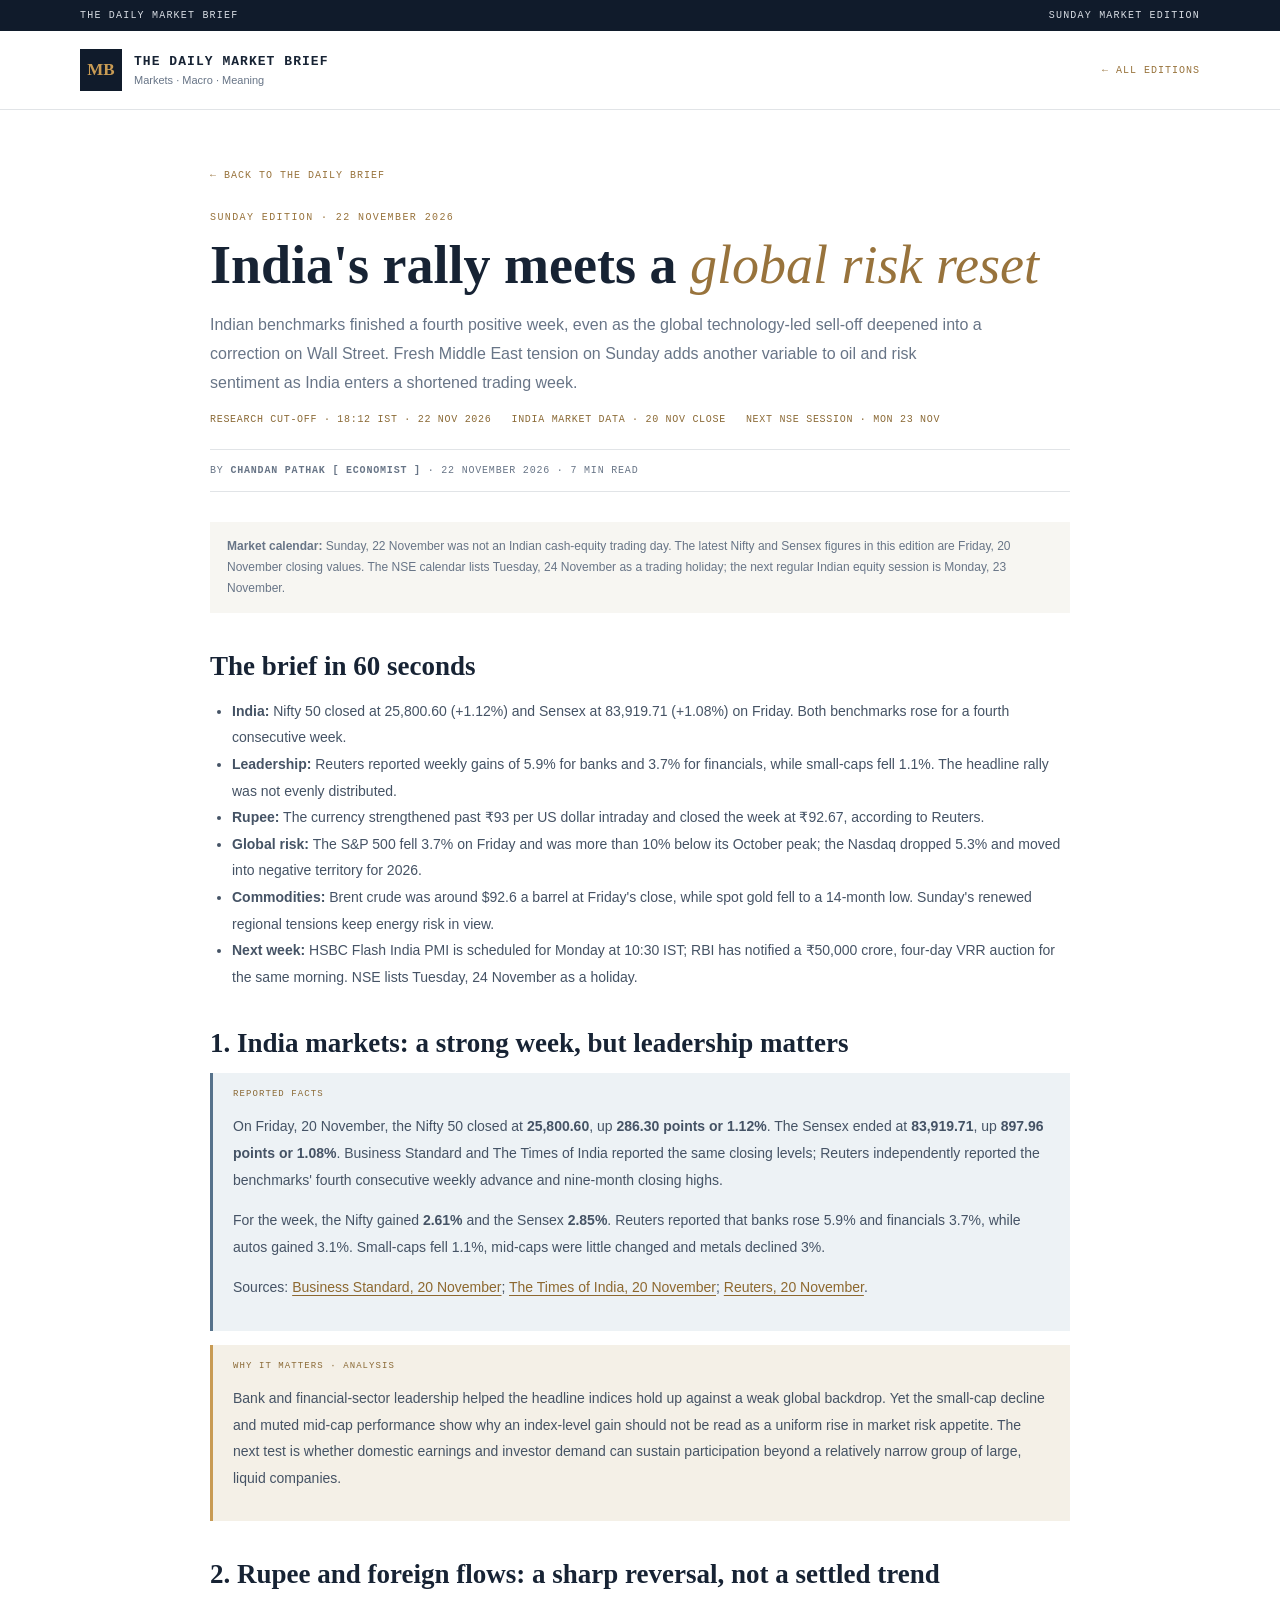
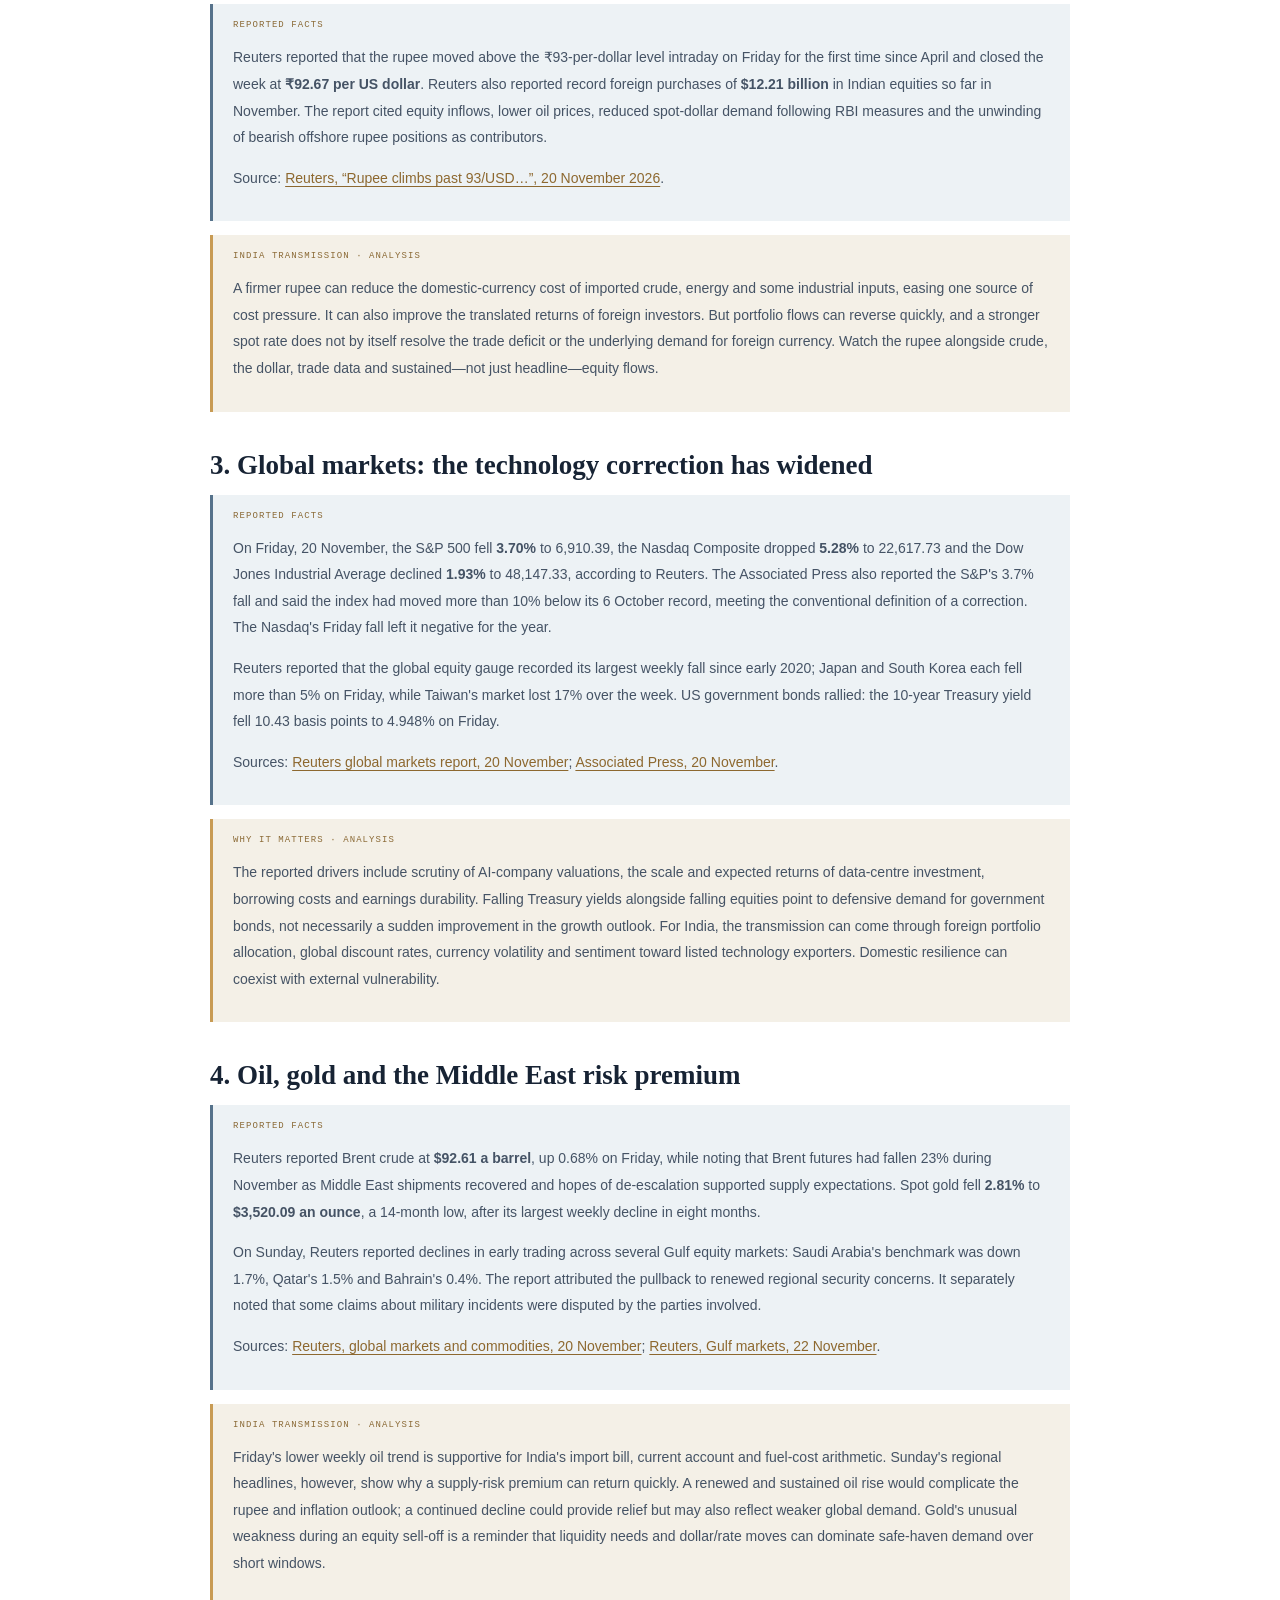
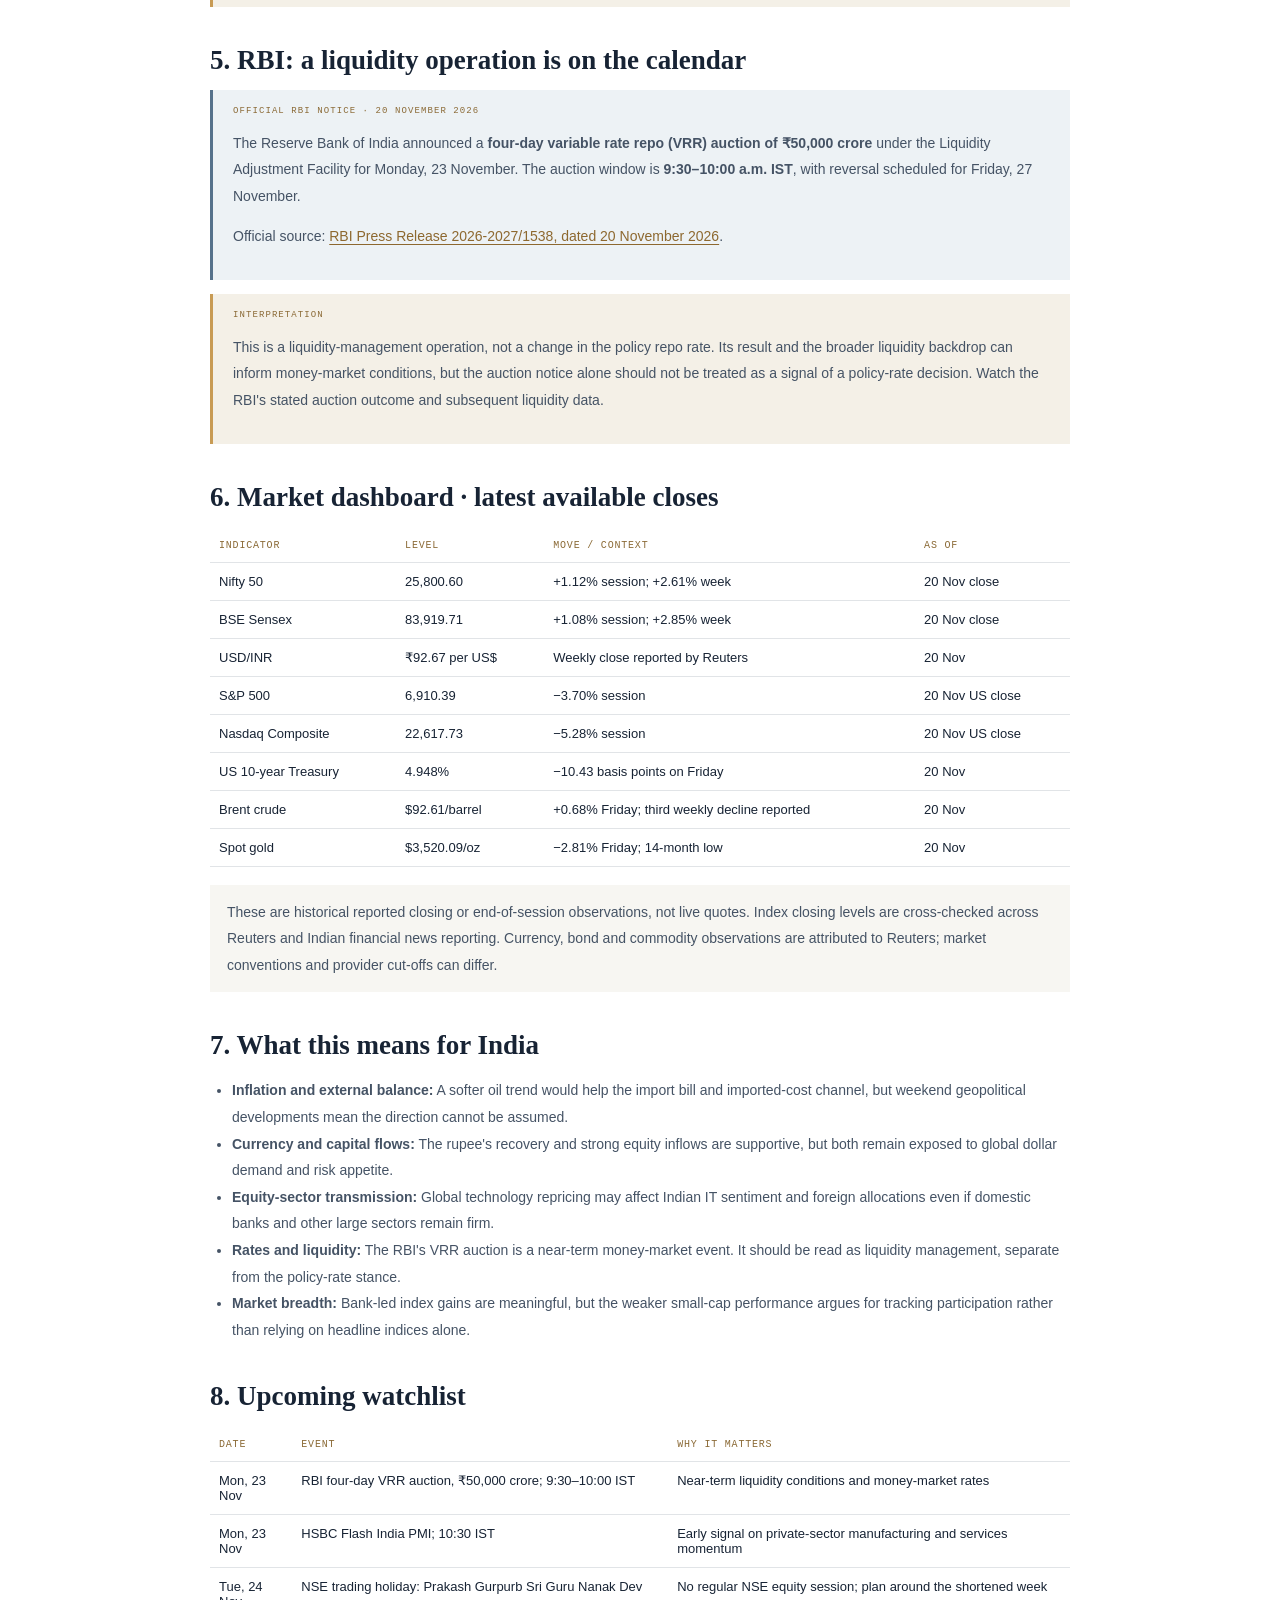
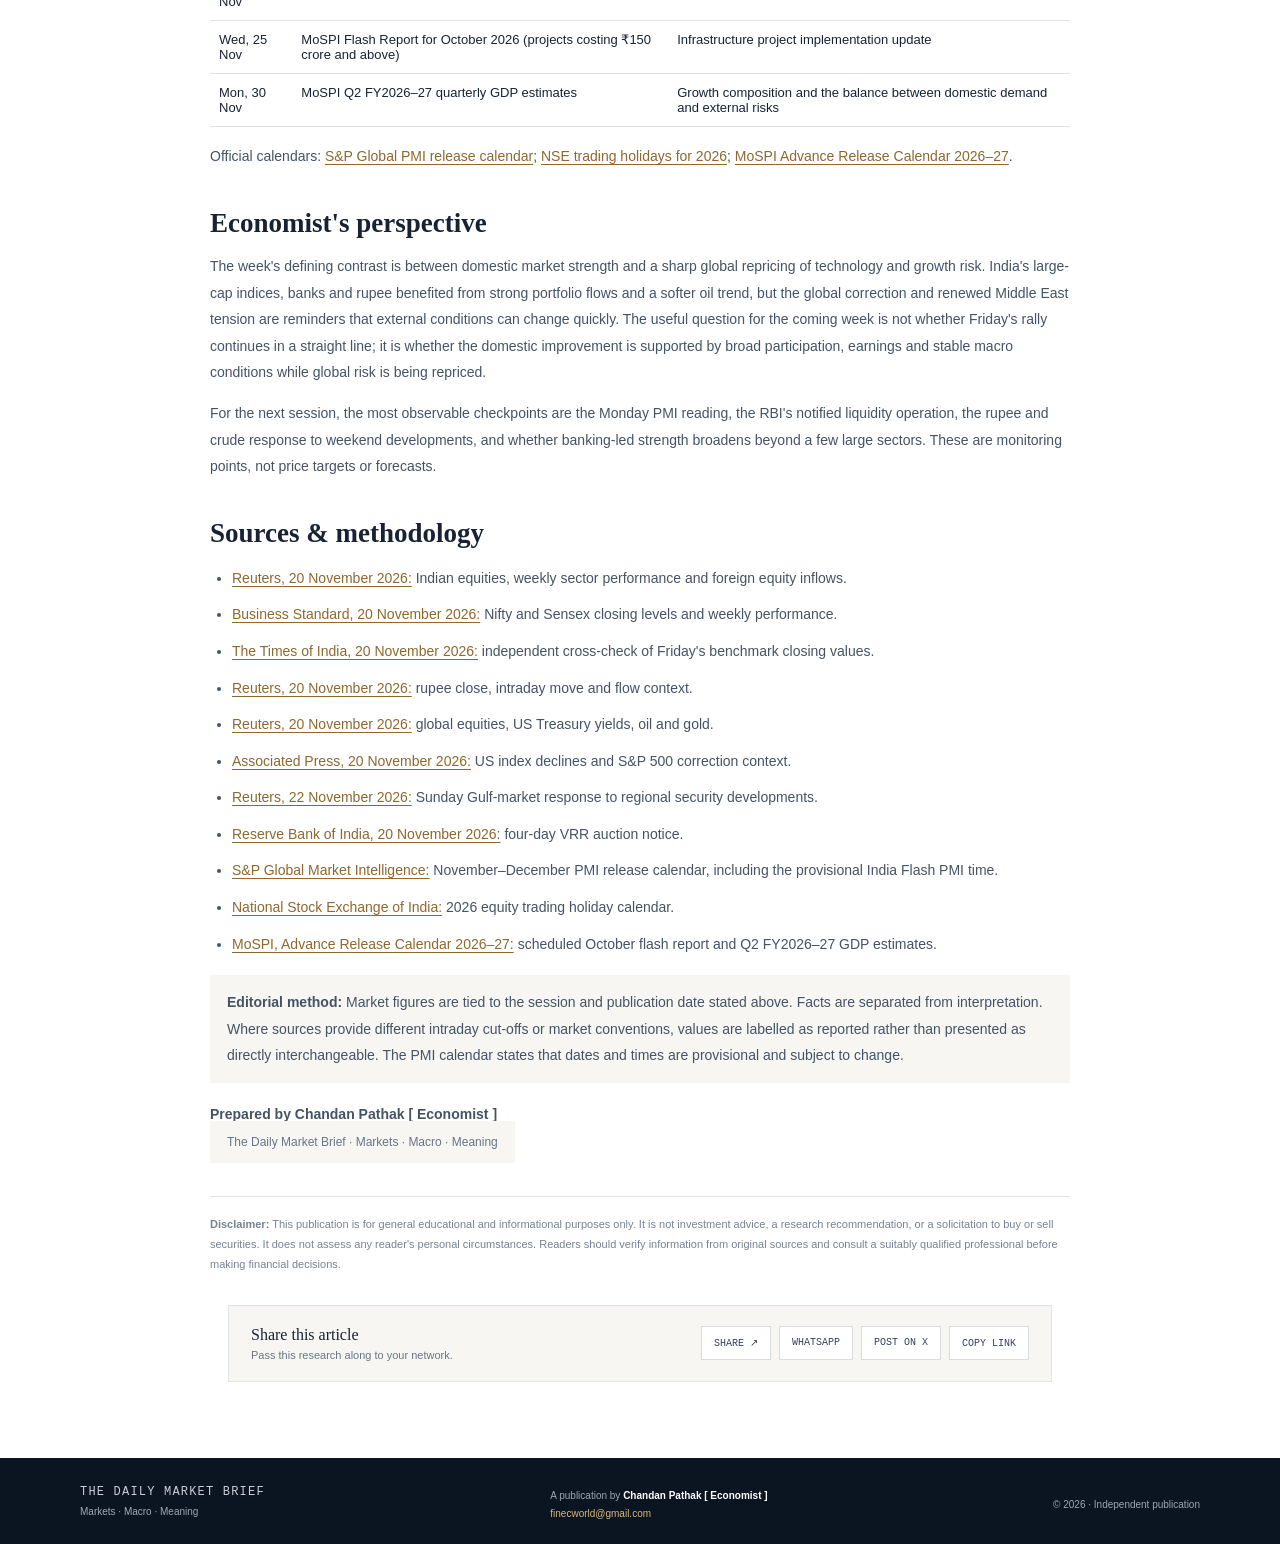
<file: issues/2026-11-22.html>
<!doctype html>
<html lang="en">
<head>
<meta charset="utf-8"><meta name="viewport" content="width=device-width,initial-scale=1">
<meta name="description" content="Sunday market brief for 22 November 2026: India's Friday market rebound, rupee strength, RBI liquidity operation, global AI-led correction, oil, gold and the week-ahead calendar.">
<meta name="theme-color" content="#101b2b">
<link rel="manifest" href="../manifest.json">
<title>Sunday Market Brief | 22 November 2026 | The Daily Market Brief</title>
<link rel="icon" href="../assets/favicon.svg" type="image/svg+xml">
<link rel="stylesheet" href="../styles.css">
<style>
.article-wrap{width:min(860px,calc(100% - 36px));margin:54px auto 76px}
.back{font:10px var(--mono);letter-spacing:.1em;color:#98733c;text-decoration:none}
.kicker{font:10px var(--mono);letter-spacing:.14em;color:#98733c;margin-top:30px}
.article-wrap h1{font:700 clamp(34px,6vw,54px)/1.12 var(--serif);margin:12px 0}
.deck{font-size:16px;line-height:1.8;color:#687587;max-width:780px}
.byline{font:10px var(--mono);letter-spacing:.08em;color:#687587;border-block:1px solid var(--line);padding:15px 0;margin:24px 0 30px}
.edition-meta{display:flex;gap:12px 20px;flex-wrap:wrap;font:10px var(--mono);letter-spacing:.07em;color:#8b6a36;margin:15px 0 22px}
.article-body h2{font:700 27px var(--serif);margin:38px 0 12px}
.article-body h3{font:600 19px var(--serif);margin:25px 0 8px}
.article-body p,.article-body li{font-size:14px;line-height:1.9;color:#455365}
.article-body a{color:#8d682f;text-decoration:underline;text-underline-offset:3px;overflow-wrap:anywhere}
.article-body ul{padding-left:22px}
.factbox{background:#edf2f5;border-left:3px solid #56728b;padding:16px 20px;margin:14px 0}
.analysisbox{background:#f4f0e7;border-left:3px solid var(--gold);padding:16px 20px;margin:14px 0}
.small-label{font:9px var(--mono);letter-spacing:.12em;color:#8b6a36}
.note{padding:14px 17px;background:#f7f6f2;color:#687587;font-size:12px;line-height:1.75;margin:18px 0}
.data-table{width:100%;border-collapse:collapse;margin:16px 0;font-size:13px}
.data-table th,.data-table td{text-align:left;border-bottom:1px solid var(--line);padding:11px 9px;vertical-align:top}
.data-table th{font:10px var(--mono);color:#8b6a36;letter-spacing:.08em}
.article-disclaimer{border-top:1px solid var(--line);margin-top:42px;padding-top:18px;font-size:11px;color:#778292;line-height:1.8}
.source-list li{margin:10px 0}
</style>
<link rel="canonical" href="https://arthikview.github.io/daily-market-brief/issues/2026-11-22.html">
<meta property="og:type" content="article">
<meta property="og:site_name" content="The Daily Market Brief">
<meta property="og:title" content="Sunday Market Brief | 22 November 2026">
<meta property="og:description" content="India's Friday rebound, a global technology-led correction, rupee and commodity signals, RBI liquidity operations and the week-ahead calendar.">
<meta property="og:url" content="https://arthikview.github.io/daily-market-brief/issues/2026-11-22.html">
<meta name="twitter:card" content="summary">
<meta name="twitter:title" content="Sunday Market Brief | 22 November 2026">
<meta name="twitter:description" content="India's Friday rebound, a global technology-led correction, rupee and commodity signals, RBI liquidity operations and the week-ahead calendar.">
<meta property="article:published_time" content="2026-11-22">
<script type="application/ld+json">{"@context":"https://schema.org","@type":"Article","headline":"India's rally meets a global risk reset","description":"Sunday market brief covering India's latest available market close, rupee, RBI liquidity operation, global technology-led correction, commodities and upcoming data.","mainEntityOfPage":{"@type":"WebPage","@id":"https://arthikview.github.io/daily-market-brief/issues/2026-11-22.html"},"url":"https://arthikview.github.io/daily-market-brief/issues/2026-11-22.html","datePublished":"2026-11-22","dateModified":"2026-11-22","author":{"@type":"Person","name":"Chandan Pathak","jobTitle":"Economist"},"publisher":{"@type":"Organization","name":"The Daily Market Brief","url":"https://arthikview.github.io/daily-market-brief/"},"inLanguage":"en-IN"}</script>

<!-- Google Analytics 4 -->
<script async src="https://www.googletagmanager.com/gtag/js?id=G-FXRHR5E7TX"></script>
<script>
  window.dataLayer = window.dataLayer || [];
  function gtag(){dataLayer.push(arguments);}
  gtag('js', new Date());
  gtag('config', 'G-FXRHR5E7TX');
</script>
</head>
<body>
<div class="topline"><div class="wrap topinner"><span>THE DAILY MARKET BRIEF</span><span>SUNDAY MARKET EDITION</span></div></div>
<header class="site-header"><div class="wrap header-inner">
<a class="brand" href="../index.html"><span class="brand-mark">MB</span><span><strong>THE DAILY MARKET BRIEF</strong><small>Markets · Macro · Meaning</small></span></a>
<a class="back" href="../index.html">← ALL EDITIONS</a>
</div></header>
<main class="article-wrap">
<a class="back" href="../index.html">← BACK TO THE DAILY BRIEF</a>
<div class="kicker">SUNDAY EDITION · 22 NOVEMBER 2026</div>
<h1>India's rally meets a <em style="color:#98733c;font-weight:400">global risk reset</em></h1>
<p class="deck">Indian benchmarks finished a fourth positive week, even as the global technology-led sell-off deepened into a correction on Wall Street. Fresh Middle East tension on Sunday adds another variable to oil and risk sentiment as India enters a shortened trading week.</p>
<div class="edition-meta"><span>RESEARCH CUT-OFF · 18:12 IST · 22 NOV 2026</span><span>INDIA MARKET DATA · 20 NOV CLOSE</span><span>NEXT NSE SESSION · MON 23 NOV</span></div>
<div class="byline">BY <strong>CHANDAN PATHAK [ ECONOMIST ]</strong> · 22 NOVEMBER 2026 · 7 MIN READ</div>
<article class="article-body">
<div class="note"><strong>Market calendar:</strong> Sunday, 22 November was not an Indian cash-equity trading day. The latest Nifty and Sensex figures in this edition are Friday, 20 November closing values. The NSE calendar lists Tuesday, 24 November as a trading holiday; the next regular Indian equity session is Monday, 23 November.</div>

<h2>The brief in 60 seconds</h2>
<ul>
<li><strong>India:</strong> Nifty 50 closed at 25,800.60 (+1.12%) and Sensex at 83,919.71 (+1.08%) on Friday. Both benchmarks rose for a fourth consecutive week.</li>
<li><strong>Leadership:</strong> Reuters reported weekly gains of 5.9% for banks and 3.7% for financials, while small-caps fell 1.1%. The headline rally was not evenly distributed.</li>
<li><strong>Rupee:</strong> The currency strengthened past ₹93 per US dollar intraday and closed the week at ₹92.67, according to Reuters.</li>
<li><strong>Global risk:</strong> The S&amp;P 500 fell 3.7% on Friday and was more than 10% below its October peak; the Nasdaq dropped 5.3% and moved into negative territory for 2026.</li>
<li><strong>Commodities:</strong> Brent crude was around $92.6 a barrel at Friday's close, while spot gold fell to a 14-month low. Sunday's renewed regional tensions keep energy risk in view.</li>
<li><strong>Next week:</strong> HSBC Flash India PMI is scheduled for Monday at 10:30 IST; RBI has notified a ₹50,000 crore, four-day VRR auction for the same morning. NSE lists Tuesday, 24 November as a holiday.</li>
</ul>

<h2>1. India markets: a strong week, but leadership matters</h2>
<div class="factbox"><div class="small-label">REPORTED FACTS</div>
<p>On Friday, 20 November, the Nifty 50 closed at <strong>25,800.60</strong>, up <strong>286.30 points or 1.12%</strong>. The Sensex ended at <strong>83,919.71</strong>, up <strong>897.96 points or 1.08%</strong>. Business Standard and The Times of India reported the same closing levels; Reuters independently reported the benchmarks' fourth consecutive weekly advance and nine-month closing highs.</p>
<p>For the week, the Nifty gained <strong>2.61%</strong> and the Sensex <strong>2.85%</strong>. Reuters reported that banks rose 5.9% and financials 3.7%, while autos gained 3.1%. Small-caps fell 1.1%, mid-caps were little changed and metals declined 3%.</p>
<p>Sources: <a href="https://www.business-standard.com/markets/news/markets-gain-2-6-on-fpi-inflows-rupee-rally-and-cooling-crude-oil-prices-126112000973_1.html" target="_blank" rel="noopener">Business Standard, 20 November</a>; <a href="https://timesofindia.indiatimes.com/business/india-business/sensex-stock-market-today-20-november-2026-live-updates-nse-bse-gift-nifty-50-top-gainers-losers-mcx-stocks-in-focus-market-news/liveblog/136011501.cms" target="_blank" rel="noopener">The Times of India, 20 November</a>; <a href="https://www.reuters.com/world/india/indian-stocks-seen-falling-nine-month-highs-asia-market-rout-deepens-2026-11-20/" target="_blank" rel="noopener">Reuters, 20 November</a>.</p>
</div>
<div class="analysisbox"><div class="small-label">WHY IT MATTERS · ANALYSIS</div>
<p>Bank and financial-sector leadership helped the headline indices hold up against a weak global backdrop. Yet the small-cap decline and muted mid-cap performance show why an index-level gain should not be read as a uniform rise in market risk appetite. The next test is whether domestic earnings and investor demand can sustain participation beyond a relatively narrow group of large, liquid companies.</p>
</div>

<h2>2. Rupee and foreign flows: a sharp reversal, not a settled trend</h2>
<div class="factbox"><div class="small-label">REPORTED FACTS</div>
<p>Reuters reported that the rupee moved above the ₹93-per-dollar level intraday on Friday for the first time since April and closed the week at <strong>₹92.67 per US dollar</strong>. Reuters also reported record foreign purchases of <strong>$12.21 billion</strong> in Indian equities so far in November. The report cited equity inflows, lower oil prices, reduced spot-dollar demand following RBI measures and the unwinding of bearish offshore rupee positions as contributors.</p>
<p>Source: <a href="https://www.reuters.com/world/india/indian-rupee-rises-past-93usd-portfolio-inflows-bear-retreat-fuel-rally-2026-11-20/" target="_blank" rel="noopener">Reuters, “Rupee climbs past 93/USD…”, 20 November 2026</a>.</p>
</div>
<div class="analysisbox"><div class="small-label">INDIA TRANSMISSION · ANALYSIS</div>
<p>A firmer rupee can reduce the domestic-currency cost of imported crude, energy and some industrial inputs, easing one source of cost pressure. It can also improve the translated returns of foreign investors. But portfolio flows can reverse quickly, and a stronger spot rate does not by itself resolve the trade deficit or the underlying demand for foreign currency. Watch the rupee alongside crude, the dollar, trade data and sustained—not just headline—equity flows.</p>
</div>

<h2>3. Global markets: the technology correction has widened</h2>
<div class="factbox"><div class="small-label">REPORTED FACTS</div>
<p>On Friday, 20 November, the S&amp;P 500 fell <strong>3.70%</strong> to 6,910.39, the Nasdaq Composite dropped <strong>5.28%</strong> to 22,617.73 and the Dow Jones Industrial Average declined <strong>1.93%</strong> to 48,147.33, according to Reuters. The Associated Press also reported the S&amp;P's 3.7% fall and said the index had moved more than 10% below its 6 October record, meeting the conventional definition of a correction. The Nasdaq's Friday fall left it negative for the year.</p>
<p>Reuters reported that the global equity gauge recorded its largest weekly fall since early 2020; Japan and South Korea each fell more than 5% on Friday, while Taiwan's market lost 17% over the week. US government bonds rallied: the 10-year Treasury yield fell 10.43 basis points to 4.948% on Friday.</p>
<p>Sources: <a href="https://www.reuters.com/world/china/global-markets-global-markets-2026-11-20/" target="_blank" rel="noopener">Reuters global markets report, 20 November</a>; <a href="https://apnews.com/article/stock-markets-anthropic-ai-chips-boom-c4c3f4878b12989347f8a930ed813dad" target="_blank" rel="noopener">Associated Press, 20 November</a>.</p>
</div>
<div class="analysisbox"><div class="small-label">WHY IT MATTERS · ANALYSIS</div>
<p>The reported drivers include scrutiny of AI-company valuations, the scale and expected returns of data-centre investment, borrowing costs and earnings durability. Falling Treasury yields alongside falling equities point to defensive demand for government bonds, not necessarily a sudden improvement in the growth outlook. For India, the transmission can come through foreign portfolio allocation, global discount rates, currency volatility and sentiment toward listed technology exporters. Domestic resilience can coexist with external vulnerability.</p>
</div>

<h2>4. Oil, gold and the Middle East risk premium</h2>
<div class="factbox"><div class="small-label">REPORTED FACTS</div>
<p>Reuters reported Brent crude at <strong>$92.61 a barrel</strong>, up 0.68% on Friday, while noting that Brent futures had fallen 23% during November as Middle East shipments recovered and hopes of de-escalation supported supply expectations. Spot gold fell <strong>2.81%</strong> to <strong>$3,520.09 an ounce</strong>, a 14-month low, after its largest weekly decline in eight months.</p>
<p>On Sunday, Reuters reported declines in early trading across several Gulf equity markets: Saudi Arabia's benchmark was down 1.7%, Qatar's 1.5% and Bahrain's 0.4%. The report attributed the pullback to renewed regional security concerns. It separately noted that some claims about military incidents were disputed by the parties involved.</p>
<p>Sources: <a href="https://www.reuters.com/world/china/global-markets-global-markets-2026-11-20/" target="_blank" rel="noopener">Reuters, global markets and commodities, 20 November</a>; <a href="https://www.reuters.com/world/middle-east/most-gulf-bourses-retreat-sporadic-attacks-continue-2026-11-22/" target="_blank" rel="noopener">Reuters, Gulf markets, 22 November</a>.</p>
</div>
<div class="analysisbox"><div class="small-label">INDIA TRANSMISSION · ANALYSIS</div>
<p>Friday's lower weekly oil trend is supportive for India's import bill, current account and fuel-cost arithmetic. Sunday's regional headlines, however, show why a supply-risk premium can return quickly. A renewed and sustained oil rise would complicate the rupee and inflation outlook; a continued decline could provide relief but may also reflect weaker global demand. Gold's unusual weakness during an equity sell-off is a reminder that liquidity needs and dollar/rate moves can dominate safe-haven demand over short windows.</p>
</div>

<h2>5. RBI: a liquidity operation is on the calendar</h2>
<div class="factbox"><div class="small-label">OFFICIAL RBI NOTICE · 20 NOVEMBER 2026</div>
<p>The Reserve Bank of India announced a <strong>four-day variable rate repo (VRR) auction of ₹50,000 crore</strong> under the Liquidity Adjustment Facility for Monday, 23 November. The auction window is <strong>9:30–10:00 a.m. IST</strong>, with reversal scheduled for Friday, 27 November.</p>
<p>Official source: <a href="https://www.rbi.org.in/Scripts/BS_PressReleaseDisplay.aspx?prid=64016" target="_blank" rel="noopener">RBI Press Release 2026-2027/1538, dated 20 November 2026</a>.</p>
</div>
<div class="analysisbox"><div class="small-label">INTERPRETATION</div>
<p>This is a liquidity-management operation, not a change in the policy repo rate. Its result and the broader liquidity backdrop can inform money-market conditions, but the auction notice alone should not be treated as a signal of a policy-rate decision. Watch the RBI's stated auction outcome and subsequent liquidity data.</p>
</div>

<h2>6. Market dashboard · latest available closes</h2>
<table class="data-table">
<thead><tr><th>INDICATOR</th><th>LEVEL</th><th>MOVE / CONTEXT</th><th>AS OF</th></tr></thead>
<tbody>
<tr><td>Nifty 50</td><td>25,800.60</td><td>+1.12% session; +2.61% week</td><td>20 Nov close</td></tr>
<tr><td>BSE Sensex</td><td>83,919.71</td><td>+1.08% session; +2.85% week</td><td>20 Nov close</td></tr>
<tr><td>USD/INR</td><td>₹92.67 per US$</td><td>Weekly close reported by Reuters</td><td>20 Nov</td></tr>
<tr><td>S&amp;P 500</td><td>6,910.39</td><td>−3.70% session</td><td>20 Nov US close</td></tr>
<tr><td>Nasdaq Composite</td><td>22,617.73</td><td>−5.28% session</td><td>20 Nov US close</td></tr>
<tr><td>US 10-year Treasury</td><td>4.948%</td><td>−10.43 basis points on Friday</td><td>20 Nov</td></tr>
<tr><td>Brent crude</td><td>$92.61/barrel</td><td>+0.68% Friday; third weekly decline reported</td><td>20 Nov</td></tr>
<tr><td>Spot gold</td><td>$3,520.09/oz</td><td>−2.81% Friday; 14-month low</td><td>20 Nov</td></tr>
</tbody>
</table>
<p class="note">These are historical reported closing or end-of-session observations, not live quotes. Index closing levels are cross-checked across Reuters and Indian financial news reporting. Currency, bond and commodity observations are attributed to Reuters; market conventions and provider cut-offs can differ.</p>

<h2>7. What this means for India</h2>
<ul>
<li><strong>Inflation and external balance:</strong> A softer oil trend would help the import bill and imported-cost channel, but weekend geopolitical developments mean the direction cannot be assumed.</li>
<li><strong>Currency and capital flows:</strong> The rupee's recovery and strong equity inflows are supportive, but both remain exposed to global dollar demand and risk appetite.</li>
<li><strong>Equity-sector transmission:</strong> Global technology repricing may affect Indian IT sentiment and foreign allocations even if domestic banks and other large sectors remain firm.</li>
<li><strong>Rates and liquidity:</strong> The RBI's VRR auction is a near-term money-market event. It should be read as liquidity management, separate from the policy-rate stance.</li>
<li><strong>Market breadth:</strong> Bank-led index gains are meaningful, but the weaker small-cap performance argues for tracking participation rather than relying on headline indices alone.</li>
</ul>

<h2>8. Upcoming watchlist</h2>
<table class="data-table">
<thead><tr><th>DATE</th><th>EVENT</th><th>WHY IT MATTERS</th></tr></thead>
<tbody>
<tr><td>Mon, 23 Nov</td><td>RBI four-day VRR auction, ₹50,000 crore; 9:30–10:00 IST</td><td>Near-term liquidity conditions and money-market rates</td></tr>
<tr><td>Mon, 23 Nov</td><td>HSBC Flash India PMI; 10:30 IST</td><td>Early signal on private-sector manufacturing and services momentum</td></tr>
<tr><td>Tue, 24 Nov</td><td>NSE trading holiday: Prakash Gurpurb Sri Guru Nanak Dev</td><td>No regular NSE equity session; plan around the shortened week</td></tr>
<tr><td>Wed, 25 Nov</td><td>MoSPI Flash Report for October 2026 (projects costing ₹150 crore and above)</td><td>Infrastructure project implementation update</td></tr>
<tr><td>Mon, 30 Nov</td><td>MoSPI Q2 FY2026–27 quarterly GDP estimates</td><td>Growth composition and the balance between domestic demand and external risks</td></tr>
</tbody>
</table>
<p>Official calendars: <a href="https://www.pmi.spglobal.com/Public/Home/PDF/UK_Rel_Dates" target="_blank" rel="noopener">S&amp;P Global PMI release calendar</a>; <a href="https://www.nseindia.in/resources/exchange-communication-holidays" target="_blank" rel="noopener">NSE trading holidays for 2026</a>; <a href="https://www.mospi.gov.in/uploads/documents/releaseCalender/1770135307928-ARC%202026-27%20Final%2003022026.pdf" target="_blank" rel="noopener">MoSPI Advance Release Calendar 2026–27</a>.</p>

<h2>Economist's perspective</h2>
<p>The week's defining contrast is between domestic market strength and a sharp global repricing of technology and growth risk. India's large-cap indices, banks and rupee benefited from strong portfolio flows and a softer oil trend, but the global correction and renewed Middle East tension are reminders that external conditions can change quickly. The useful question for the coming week is not whether Friday's rally continues in a straight line; it is whether the domestic improvement is supported by broad participation, earnings and stable macro conditions while global risk is being repriced.</p>
<p>For the next session, the most observable checkpoints are the Monday PMI reading, the RBI's notified liquidity operation, the rupee and crude response to weekend developments, and whether banking-led strength broadens beyond a few large sectors. These are monitoring points, not price targets or forecasts.</p>

<h2>Sources &amp; methodology</h2>
<ul class="source-list">
<li><a href="https://www.reuters.com/world/india/indian-stocks-seen-falling-nine-month-highs-asia-market-rout-deepens-2026-11-20/" target="_blank" rel="noopener">Reuters, 20 November 2026:</a> Indian equities, weekly sector performance and foreign equity inflows.</li>
<li><a href="https://www.business-standard.com/markets/news/markets-gain-2-6-on-fpi-inflows-rupee-rally-and-cooling-crude-oil-prices-126112000973_1.html" target="_blank" rel="noopener">Business Standard, 20 November 2026:</a> Nifty and Sensex closing levels and weekly performance.</li>
<li><a href="https://timesofindia.indiatimes.com/business/india-business/sensex-stock-market-today-20-november-2026-live-updates-nse-bse-gift-nifty-50-top-gainers-losers-mcx-stocks-in-focus-market-news/liveblog/136011501.cms" target="_blank" rel="noopener">The Times of India, 20 November 2026:</a> independent cross-check of Friday's benchmark closing values.</li>
<li><a href="https://www.reuters.com/world/india/indian-rupee-rises-past-93usd-portfolio-inflows-bear-retreat-fuel-rally-2026-11-20/" target="_blank" rel="noopener">Reuters, 20 November 2026:</a> rupee close, intraday move and flow context.</li>
<li><a href="https://www.reuters.com/world/china/global-markets-global-markets-2026-11-20/" target="_blank" rel="noopener">Reuters, 20 November 2026:</a> global equities, US Treasury yields, oil and gold.</li>
<li><a href="https://apnews.com/article/stock-markets-anthropic-ai-chips-boom-c4c3f4878b12989347f8a930ed813dad" target="_blank" rel="noopener">Associated Press, 20 November 2026:</a> US index declines and S&amp;P 500 correction context.</li>
<li><a href="https://www.reuters.com/world/middle-east/most-gulf-bourses-retreat-sporadic-attacks-continue-2026-11-22/" target="_blank" rel="noopener">Reuters, 22 November 2026:</a> Sunday Gulf-market response to regional security developments.</li>
<li><a href="https://www.rbi.org.in/Scripts/BS_PressReleaseDisplay.aspx?prid=64016" target="_blank" rel="noopener">Reserve Bank of India, 20 November 2026:</a> four-day VRR auction notice.</li>
<li><a href="https://www.pmi.spglobal.com/Public/Home/PDF/UK_Rel_Dates" target="_blank" rel="noopener">S&amp;P Global Market Intelligence:</a> November–December PMI release calendar, including the provisional India Flash PMI time.</li>
<li><a href="https://www.nseindia.in/resources/exchange-communication-holidays" target="_blank" rel="noopener">National Stock Exchange of India:</a> 2026 equity trading holiday calendar.</li>
<li><a href="https://www.mospi.gov.in/uploads/documents/releaseCalender/1770135307928-ARC%202026-27%20Final%2003022026.pdf" target="_blank" rel="noopener">MoSPI, Advance Release Calendar 2026–27:</a> scheduled October flash report and Q2 FY2026–27 GDP estimates.</li>
</ul>
<p class="note"><strong>Editorial method:</strong> Market figures are tied to the session and publication date stated above. Facts are separated from interpretation. Where sources provide different intraday cut-offs or market conventions, values are labelled as reported rather than presented as directly interchangeable. The PMI calendar states that dates and times are provisional and subject to change.</p>
<p><strong>Prepared by Chandan Pathak [ Economist ]</strong><br><span class="note">The Daily Market Brief · Markets · Macro · Meaning</span></p>
</article>
<div class="article-disclaimer"><strong>Disclaimer:</strong> This publication is for general educational and informational purposes only. It is not investment advice, a research recommendation, or a solicitation to buy or sell securities. It does not assess any reader's personal circumstances. Readers should verify information from original sources and consult a suitably qualified professional before making financial decisions.</div>
<div class="share-strip"><div class="share-copy"><strong>Share this article</strong><span>Pass this research along to your network.</span></div><div class="share-actions"><button type="button" class="native-share">SHARE ↗</button><a class="wa-share" target="_blank" rel="noopener">WHATSAPP</a><a class="x-share" target="_blank" rel="noopener">POST ON X</a><button type="button" class="copy-share">COPY LINK</button></div></div>
<script>
(()=>{const url=window.location.href;const title=document.title;const wa=document.querySelector('.wa-share');const x=document.querySelector('.x-share');wa.href='https://api.whatsapp.com/send?text='+encodeURIComponent(title+' '+url);x.href='https://twitter.com/intent/tweet?text='+encodeURIComponent(title)+'&url='+encodeURIComponent(url);document.querySelector('.native-share').addEventListener('click',async()=>{if(navigator.share){try{await navigator.share({title,text:title,url})}catch(e){}}else{try{await navigator.clipboard.writeText(url);alert('Article link copied.')}catch(e){window.prompt('Copy this article link:',url)}}});document.querySelector('.copy-share').addEventListener('click',async()=>{try{await navigator.clipboard.writeText(url);alert('Article link copied.')}catch(e){window.prompt('Copy this article link:',url)}})})();
</script>
</main>
<footer><div class="wrap footer-inner"><div><strong>THE DAILY MARKET BRIEF</strong><span>Markets · Macro · Meaning</span></div><div class="footer-author">A publication by <strong>Chandan Pathak [ Economist ]</strong><a href="mailto:finecworld@gmail.com">finecworld@gmail.com</a></div><div class="copyright">© 2026 · Independent publication</div></div></footer>
<script src="../pwa.js"></script>
</body></html>
</file>
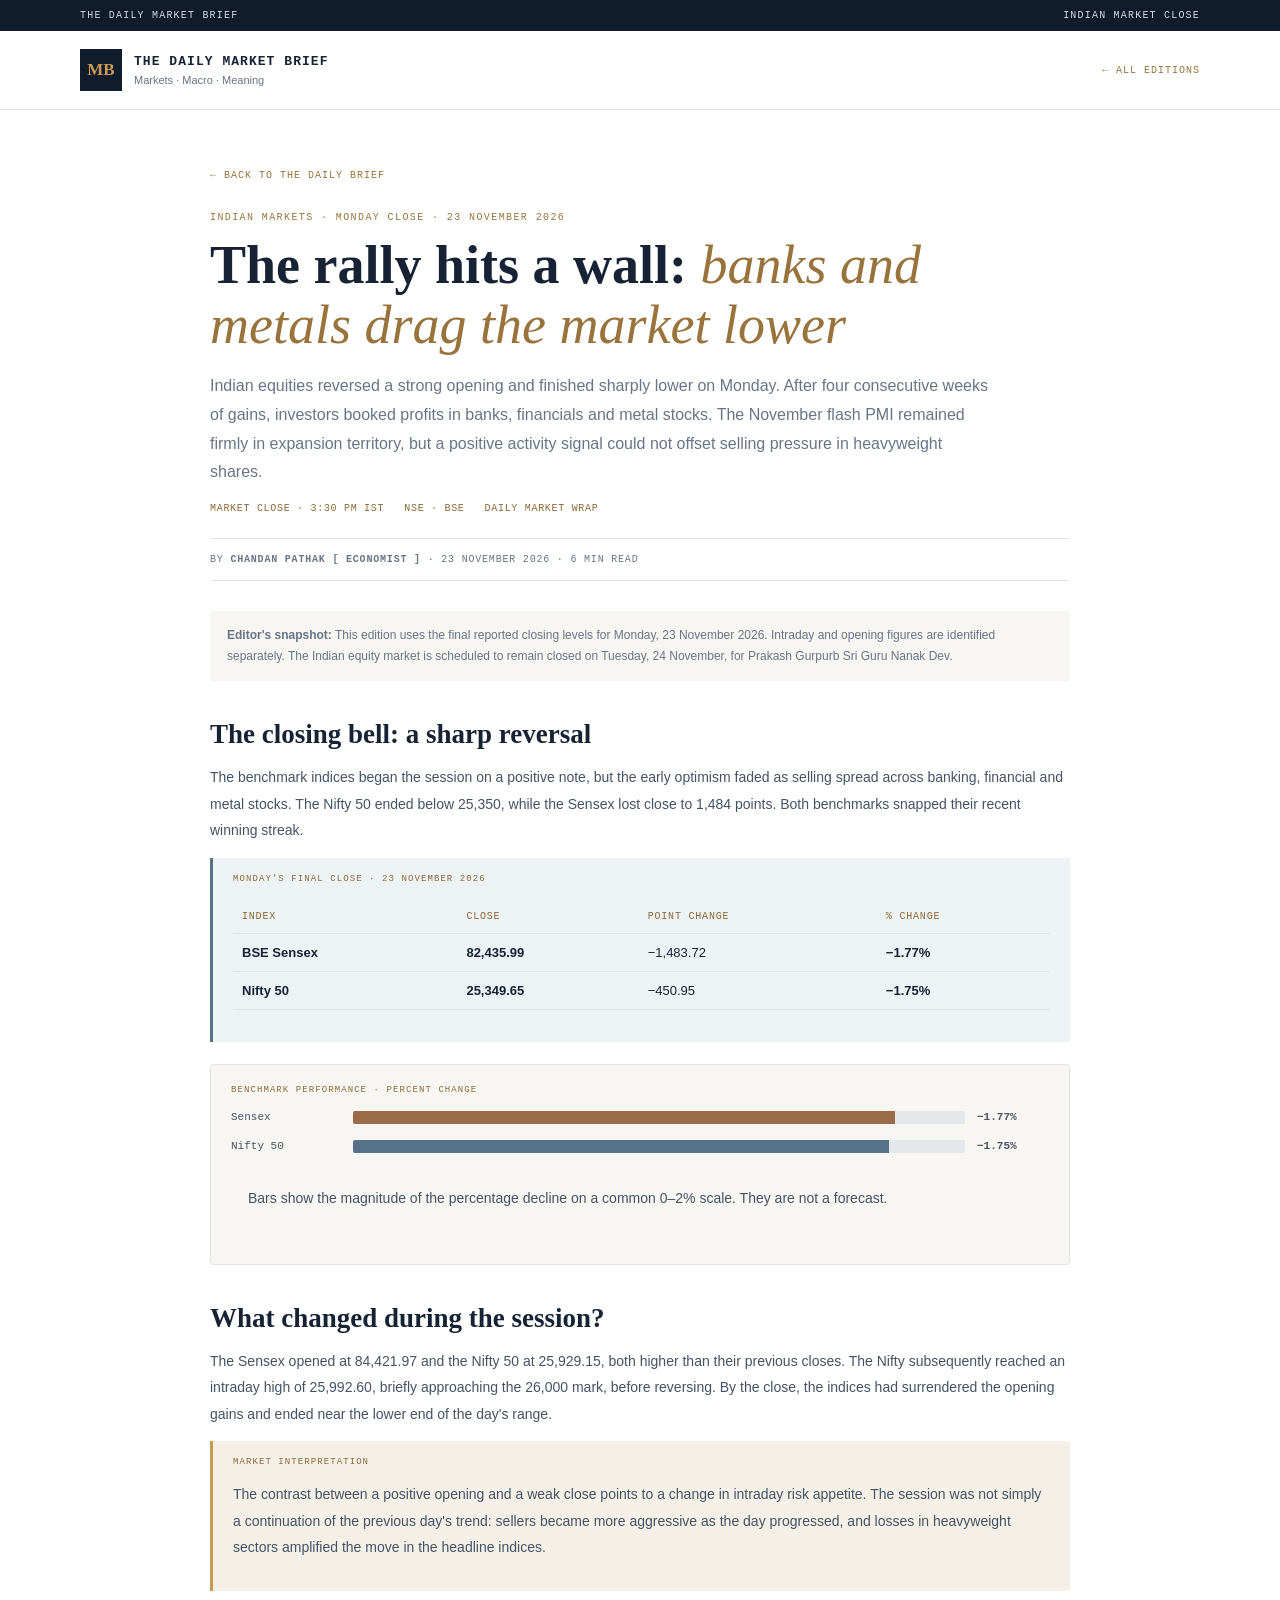
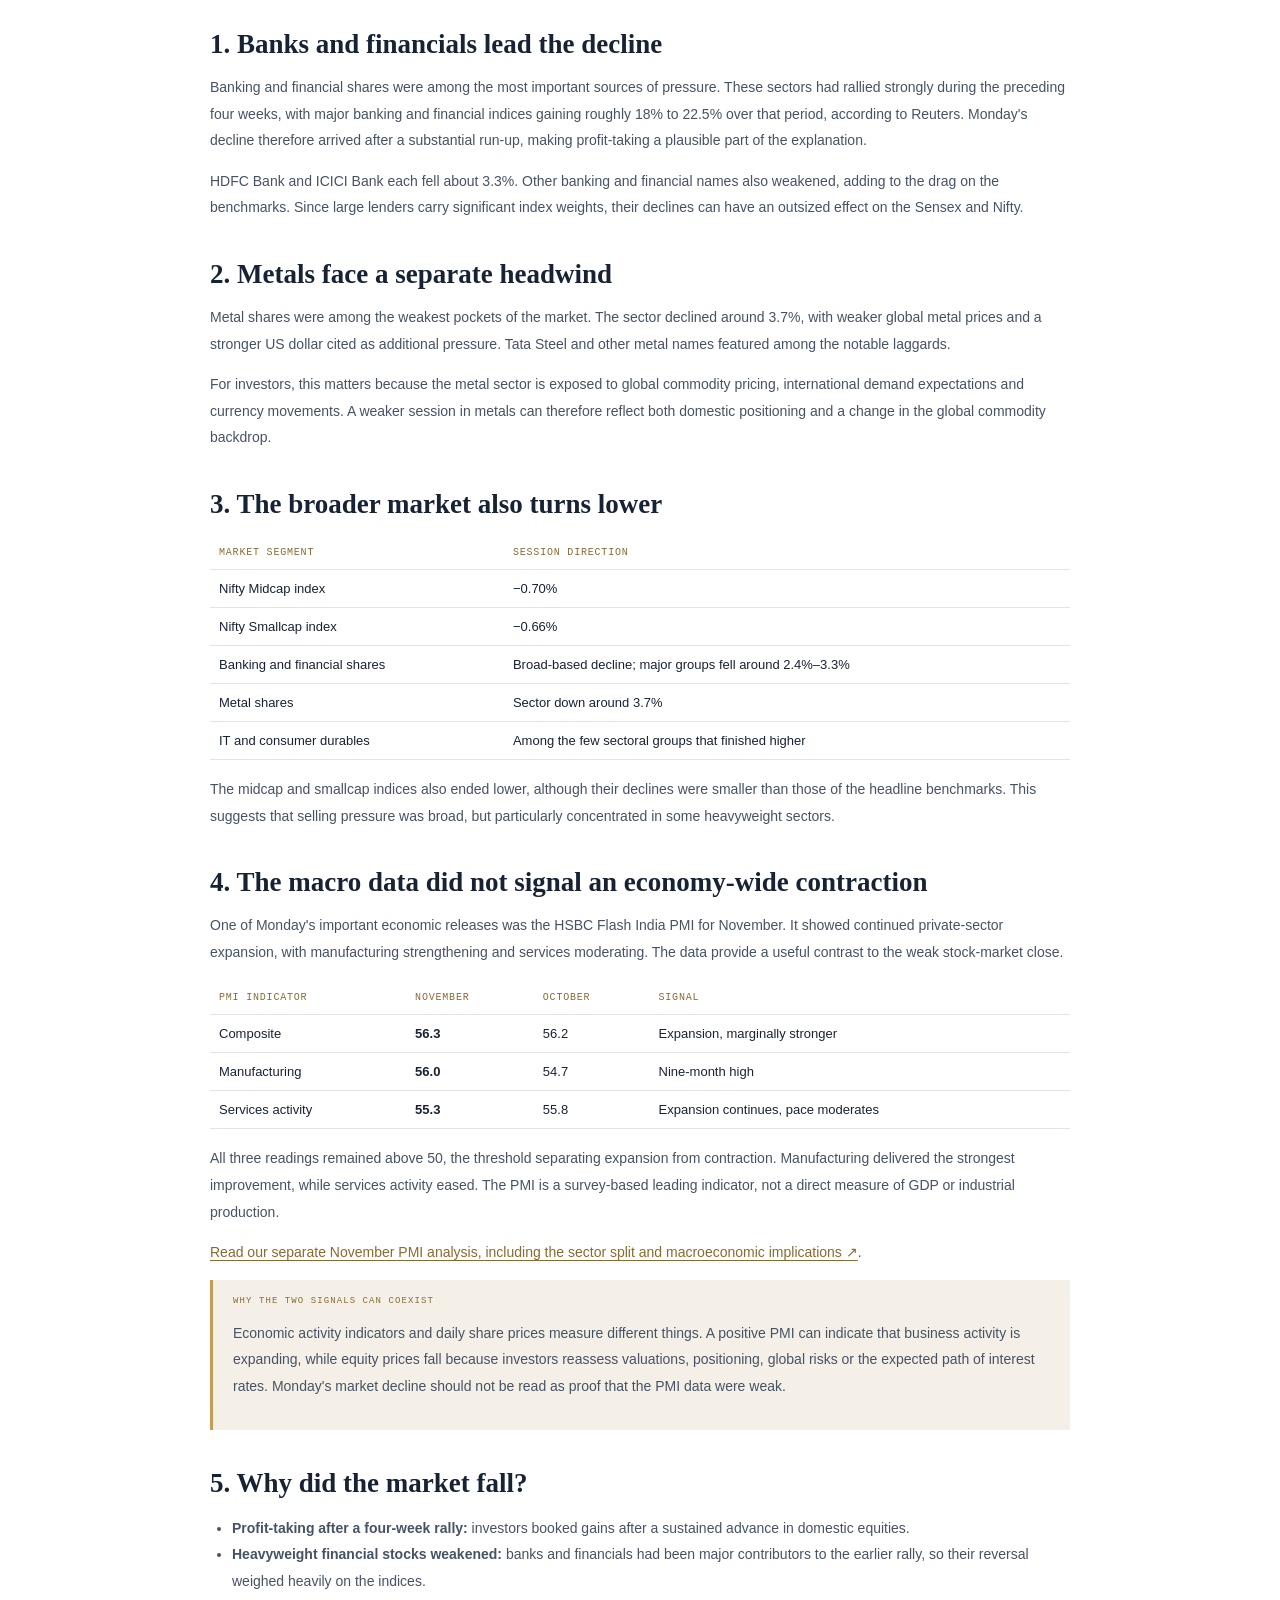
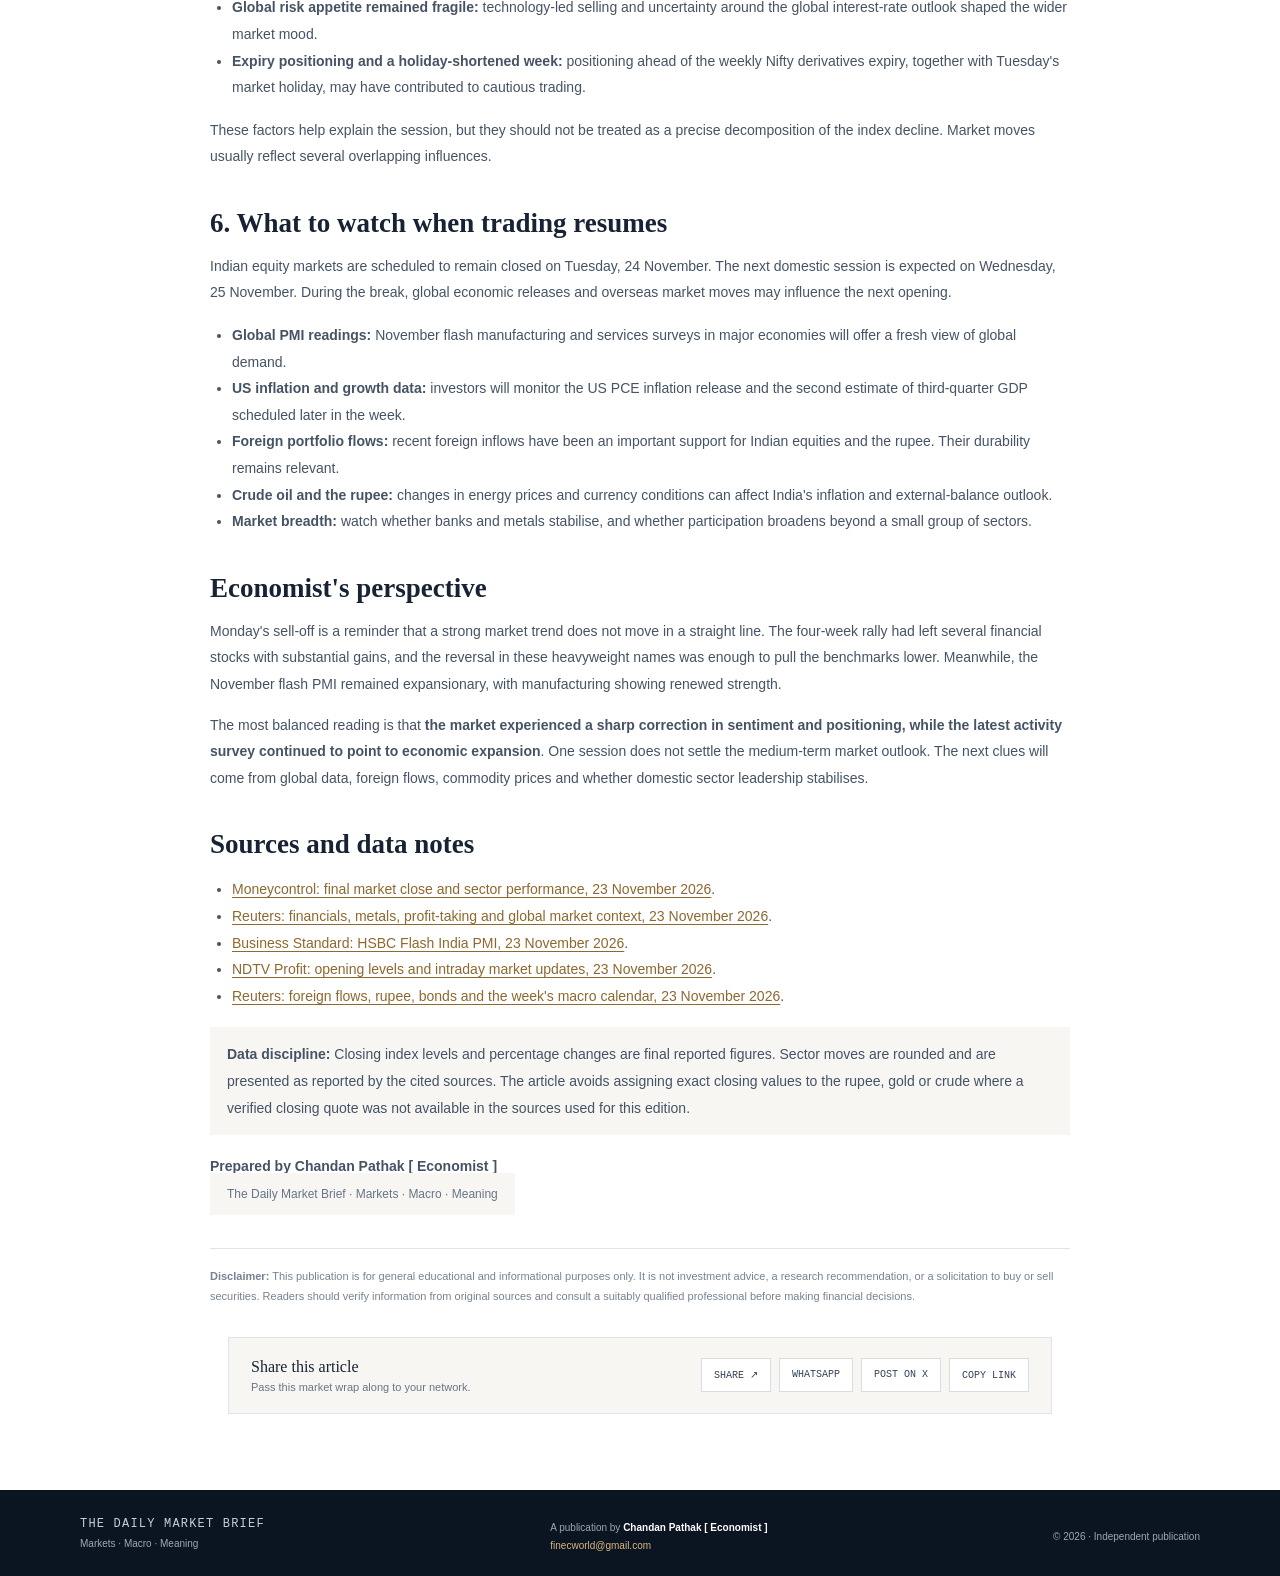
<file: issues/2026-11-23-market-wrap.html>
<!doctype html>
<html lang="en">
<head>
<meta charset="utf-8"><meta name="viewport" content="width=device-width,initial-scale=1">
<meta name="description" content="Indian market wrap, 23 November 2026: Sensex falls 1.77% and Nifty drops 1.75% as banks and metals lead profit-taking after a four-week rally.">
<meta name="theme-color" content="#101b2b">
<link rel="manifest" href="../manifest.json">
<title>Market Wrap 23 November 2026: Sensex Falls 1.77%, Nifty Drops 1.75% | The Daily Market Brief</title>
<link rel="icon" href="../assets/favicon.svg" type="image/svg+xml"><link rel="stylesheet" href="../styles.css">
<link rel="canonical" href="https://arthikview.github.io/daily-market-brief/issues/2026-11-23-market-wrap.html">
<meta property="og:type" content="article"><meta property="og:site_name" content="The Daily Market Brief">
<meta property="og:title" content="The Rally Hits a Wall: Sensex Falls 1.77%, Nifty Drops 1.75%">
<meta property="og:description" content="Banks and metals lead a broad sell-off after a four-week rally. PMI data remains expansionary, but profit-taking dominates Monday's session.">
<meta property="og:url" content="https://arthikview.github.io/daily-market-brief/issues/2026-11-23-market-wrap.html">
<meta name="twitter:card" content="summary"><meta name="twitter:title" content="The Rally Hits a Wall: Sensex Falls 1.77%, Nifty Drops 1.75%">
<meta name="twitter:description" content="Banks and metals lead a broad sell-off after a four-week rally.">
<meta property="article:published_time" content="2026-11-23">
<script type="application/ld+json">{"@context":"https://schema.org","@type":"NewsArticle","headline":"The Rally Hits a Wall: Sensex Falls 1.77%, Nifty Drops 1.75%","description":"Indian market wrap for 23 November 2026, covering benchmark indices, sector performance, November flash PMI and the macroeconomic calendar.","mainEntityOfPage":{"@type":"WebPage","@id":"https://arthikview.github.io/daily-market-brief/issues/2026-11-23-market-wrap.html"},"datePublished":"2026-11-23","dateModified":"2026-11-23","author":{"@type":"Person","name":"Chandan Pathak","jobTitle":"Economist"},"publisher":{"@type":"Organization","name":"The Daily Market Brief","url":"https://arthikview.github.io/daily-market-brief/"},"inLanguage":"en-IN"}</script>
<script async src="https://www.googletagmanager.com/gtag/js?id=G-FXRHR5E7TX"></script><script>window.dataLayer=window.dataLayer||[];function gtag(){dataLayer.push(arguments)}gtag('js',new Date());gtag('config','G-FXRHR5E7TX');</script>
<style>
.article-wrap{width:min(860px,calc(100% - 36px));margin:54px auto 76px}.back{font:10px var(--mono);letter-spacing:.1em;color:#98733c;text-decoration:none}.kicker{font:10px var(--mono);letter-spacing:.14em;color:#98733c;margin-top:30px}
.article-wrap h1{font:700 clamp(34px,6vw,54px)/1.12 var(--serif);margin:12px 0}.deck{font-size:16px;line-height:1.8;color:#687587;max-width:780px}
.byline{font:10px var(--mono);letter-spacing:.08em;color:#687587;border-block:1px solid var(--line);padding:15px 0;margin:24px 0 30px}.edition-meta{display:flex;gap:12px 20px;flex-wrap:wrap;font:10px var(--mono);letter-spacing:.07em;color:#8b6a36;margin:15px 0 22px}
.article-body h2{font:700 27px var(--serif);margin:38px 0 12px}.article-body h3{font:600 19px var(--serif);margin:25px 0 8px}.article-body p,.article-body li{font-size:14px;line-height:1.9;color:#455365}.article-body a{color:#8d682f;text-decoration:underline;text-underline-offset:3px;overflow-wrap:anywhere}.article-body ul{padding-left:22px}
.factbox{background:#edf2f5;border-left:3px solid #56728b;padding:16px 20px;margin:14px 0}.analysisbox{background:#f4f0e7;border-left:3px solid var(--gold);padding:16px 20px;margin:14px 0}.small-label{font:9px var(--mono);letter-spacing:.12em;color:#8b6a36}
.note{padding:14px 17px;background:#f7f6f2;color:#687587;font-size:12px;line-height:1.75;margin:18px 0}.data-table{width:100%;border-collapse:collapse;margin:16px 0;font-size:13px}.data-table th,.data-table td{text-align:left;border-bottom:1px solid var(--line);padding:11px 9px;vertical-align:top}.data-table th{font:10px var(--mono);color:#8b6a36;letter-spacing:.08em}
.chart{margin:22px 0;padding:20px;background:#f7f6f2;border:1px solid var(--line);border-radius:4px}.bar-row{display:grid;grid-template-columns:110px 1fr 72px;gap:12px;align-items:center;margin:16px 0;font:11px var(--mono);color:#455365}.track{height:13px;background:#e4e8eb;border-radius:2px;overflow:hidden}.fill{height:100%;background:#9b6b48}.fill.blue{background:#56728b}.article-disclaimer{border-top:1px solid var(--line);margin-top:42px;padding-top:18px;font-size:11px;color:#778292;line-height:1.8}
@media(max-width:560px){.bar-row{grid-template-columns:84px 1fr 65px;gap:7px;font-size:10px}.data-table{font-size:11px}.data-table th,.data-table td{padding:9px 5px}}
</style></head>
<body>
<div class="topline"><div class="wrap topinner"><span>THE DAILY MARKET BRIEF</span><span>INDIAN MARKET CLOSE</span></div></div>
<header class="site-header"><div class="wrap header-inner"><a class="brand" href="../index.html"><span class="brand-mark">MB</span><span><strong>THE DAILY MARKET BRIEF</strong><small>Markets · Macro · Meaning</small></span></a><a class="back" href="../index.html">← ALL EDITIONS</a></div></header>
<main class="article-wrap">
<a class="back" href="../index.html">← BACK TO THE DAILY BRIEF</a>
<div class="kicker">INDIAN MARKETS · MONDAY CLOSE · 23 NOVEMBER 2026</div>
<h1>The rally hits a wall: <em style="color:#98733c;font-weight:400">banks and metals drag the market lower</em></h1>
<p class="deck">Indian equities reversed a strong opening and finished sharply lower on Monday. After four consecutive weeks of gains, investors booked profits in banks, financials and metal stocks. The November flash PMI remained firmly in expansion territory, but a positive activity signal could not offset selling pressure in heavyweight shares.</p>
<div class="edition-meta"><span>MARKET CLOSE · 3:30 PM IST</span><span>NSE · BSE</span><span>DAILY MARKET WRAP</span></div>
<div class="byline">BY <strong>CHANDAN PATHAK [ ECONOMIST ]</strong> · 23 NOVEMBER 2026 · 6 MIN READ</div>
<article class="article-body">
<div class="note"><strong>Editor's snapshot:</strong> This edition uses the final reported closing levels for Monday, 23 November 2026. Intraday and opening figures are identified separately. The Indian equity market is scheduled to remain closed on Tuesday, 24 November, for Prakash Gurpurb Sri Guru Nanak Dev.</div>
<h2>The closing bell: a sharp reversal</h2>
<p>The benchmark indices began the session on a positive note, but the early optimism faded as selling spread across banking, financial and metal stocks. The Nifty 50 ended below 25,350, while the Sensex lost close to 1,484 points. Both benchmarks snapped their recent winning streak.</p>
<div class="factbox"><div class="small-label">MONDAY'S FINAL CLOSE · 23 NOVEMBER 2026</div>
<table class="data-table"><thead><tr><th>INDEX</th><th>CLOSE</th><th>POINT CHANGE</th><th>% CHANGE</th></tr></thead>
<tbody><tr><td><strong>BSE Sensex</strong></td><td><strong>82,435.99</strong></td><td>−1,483.72</td><td><strong>−1.77%</strong></td></tr>
<tr><td><strong>Nifty 50</strong></td><td><strong>25,349.65</strong></td><td>−450.95</td><td><strong>−1.75%</strong></td></tr></tbody></table>
</div>
<div class="chart" role="img" aria-label="Closing percentage change: Sensex minus 1.77 percent, Nifty 50 minus 1.75 percent."><div class="small-label">BENCHMARK PERFORMANCE · PERCENT CHANGE</div>
<div class="bar-row"><span>Sensex</span><div class="track"><div class="fill" style="width:88.5%"></div></div><strong>−1.77%</strong></div>
<div class="bar-row"><span>Nifty 50</span><div class="track"><div class="fill blue" style="width:87.5%"></div></div><strong>−1.75%</strong></div>
<p class="note">Bars show the magnitude of the percentage decline on a common 0–2% scale. They are not a forecast.</p></div>
<h2>What changed during the session?</h2>
<p>The Sensex opened at 84,421.97 and the Nifty 50 at 25,929.15, both higher than their previous closes. The Nifty subsequently reached an intraday high of 25,992.60, briefly approaching the 26,000 mark, before reversing. By the close, the indices had surrendered the opening gains and ended near the lower end of the day's range.</p>
<div class="analysisbox"><div class="small-label">MARKET INTERPRETATION</div><p>The contrast between a positive opening and a weak close points to a change in intraday risk appetite. The session was not simply a continuation of the previous day's trend: sellers became more aggressive as the day progressed, and losses in heavyweight sectors amplified the move in the headline indices.</p></div>
<h2>1. Banks and financials lead the decline</h2>
<p>Banking and financial shares were among the most important sources of pressure. These sectors had rallied strongly during the preceding four weeks, with major banking and financial indices gaining roughly 18% to 22.5% over that period, according to Reuters. Monday's decline therefore arrived after a substantial run-up, making profit-taking a plausible part of the explanation.</p>
<p>HDFC Bank and ICICI Bank each fell about 3.3%. Other banking and financial names also weakened, adding to the drag on the benchmarks. Since large lenders carry significant index weights, their declines can have an outsized effect on the Sensex and Nifty.</p>
<h2>2. Metals face a separate headwind</h2>
<p>Metal shares were among the weakest pockets of the market. The sector declined around 3.7%, with weaker global metal prices and a stronger US dollar cited as additional pressure. Tata Steel and other metal names featured among the notable laggards.</p>
<p>For investors, this matters because the metal sector is exposed to global commodity pricing, international demand expectations and currency movements. A weaker session in metals can therefore reflect both domestic positioning and a change in the global commodity backdrop.</p>
<h2>3. The broader market also turns lower</h2>
<table class="data-table"><thead><tr><th>MARKET SEGMENT</th><th>SESSION DIRECTION</th></tr></thead><tbody>
<tr><td>Nifty Midcap index</td><td>−0.70%</td></tr><tr><td>Nifty Smallcap index</td><td>−0.66%</td></tr><tr><td>Banking and financial shares</td><td>Broad-based decline; major groups fell around 2.4%–3.3%</td></tr><tr><td>Metal shares</td><td>Sector down around 3.7%</td></tr><tr><td>IT and consumer durables</td><td>Among the few sectoral groups that finished higher</td></tr>
</tbody></table>
<p>The midcap and smallcap indices also ended lower, although their declines were smaller than those of the headline benchmarks. This suggests that selling pressure was broad, but particularly concentrated in some heavyweight sectors.</p>
<h2>4. The macro data did not signal an economy-wide contraction</h2>
<p>One of Monday's important economic releases was the HSBC Flash India PMI for November. It showed continued private-sector expansion, with manufacturing strengthening and services moderating. The data provide a useful contrast to the weak stock-market close.</p>
<table class="data-table"><thead><tr><th>PMI INDICATOR</th><th>NOVEMBER</th><th>OCTOBER</th><th>SIGNAL</th></tr></thead><tbody>
<tr><td>Composite</td><td><strong>56.3</strong></td><td>56.2</td><td>Expansion, marginally stronger</td></tr>
<tr><td>Manufacturing</td><td><strong>56.0</strong></td><td>54.7</td><td>Nine-month high</td></tr>
<tr><td>Services activity</td><td><strong>55.3</strong></td><td>55.8</td><td>Expansion continues, pace moderates</td></tr>
</tbody></table>
<p>All three readings remained above 50, the threshold separating expansion from contraction. Manufacturing delivered the strongest improvement, while services activity eased. The PMI is a survey-based leading indicator, not a direct measure of GDP or industrial production.</p>
<p><a href="2026-11-23.html">Read our separate November PMI analysis, including the sector split and macroeconomic implications ↗</a>.</p>
<div class="analysisbox"><div class="small-label">WHY THE TWO SIGNALS CAN COEXIST</div><p>Economic activity indicators and daily share prices measure different things. A positive PMI can indicate that business activity is expanding, while equity prices fall because investors reassess valuations, positioning, global risks or the expected path of interest rates. Monday's market decline should not be read as proof that the PMI data were weak.</p></div>
<h2>5. Why did the market fall?</h2>
<ul>
<li><strong>Profit-taking after a four-week rally:</strong> investors booked gains after a sustained advance in domestic equities.</li>
<li><strong>Heavyweight financial stocks weakened:</strong> banks and financials had been major contributors to the earlier rally, so their reversal weighed heavily on the indices.</li>
<li><strong>Global risk appetite remained fragile:</strong> technology-led selling and uncertainty around the global interest-rate outlook shaped the wider market mood.</li>
<li><strong>Expiry positioning and a holiday-shortened week:</strong> positioning ahead of the weekly Nifty derivatives expiry, together with Tuesday's market holiday, may have contributed to cautious trading.</li>
</ul>
<p>These factors help explain the session, but they should not be treated as a precise decomposition of the index decline. Market moves usually reflect several overlapping influences.</p>
<h2>6. What to watch when trading resumes</h2>
<p>Indian equity markets are scheduled to remain closed on Tuesday, 24 November. The next domestic session is expected on Wednesday, 25 November. During the break, global economic releases and overseas market moves may influence the next opening.</p>
<ul>
<li><strong>Global PMI readings:</strong> November flash manufacturing and services surveys in major economies will offer a fresh view of global demand.</li>
<li><strong>US inflation and growth data:</strong> investors will monitor the US PCE inflation release and the second estimate of third-quarter GDP scheduled later in the week.</li>
<li><strong>Foreign portfolio flows:</strong> recent foreign inflows have been an important support for Indian equities and the rupee. Their durability remains relevant.</li>
<li><strong>Crude oil and the rupee:</strong> changes in energy prices and currency conditions can affect India's inflation and external-balance outlook.</li>
<li><strong>Market breadth:</strong> watch whether banks and metals stabilise, and whether participation broadens beyond a small group of sectors.</li>
</ul>
<h2>Economist's perspective</h2>
<p>Monday's sell-off is a reminder that a strong market trend does not move in a straight line. The four-week rally had left several financial stocks with substantial gains, and the reversal in these heavyweight names was enough to pull the benchmarks lower. Meanwhile, the November flash PMI remained expansionary, with manufacturing showing renewed strength.</p>
<p>The most balanced reading is that <strong>the market experienced a sharp correction in sentiment and positioning, while the latest activity survey continued to point to economic expansion</strong>. One session does not settle the medium-term market outlook. The next clues will come from global data, foreign flows, commodity prices and whether domestic sector leadership stabilises.</p>
<h2>Sources and data notes</h2>
<ul>
<li><a href="https://www.moneycontrol.com/news/business/stocks/taking-stock-markets-snap-2-day-gains-sensex-sheds-1-484-pts-nifty-below-25-350-14087155.html" target="_blank" rel="noopener">Moneycontrol: final market close and sector performance, 23 November 2026</a>.</li>
<li><a href="https://www.reuters.com/world/india/indian-shares-set-open-higher-foreign-inflows-ai-selloff-persists-2026-11-23/" target="_blank" rel="noopener">Reuters: financials, metals, profit-taking and global market context, 23 November 2026</a>.</li>
<li><a href="https://www.business-standard.com/economy/news/india-flash-pmi-november-2026-manufacturing-services-private-sector-growth-126112300257_1.html" target="_blank" rel="noopener">Business Standard: HSBC Flash India PMI, 23 November 2026</a>.</li>
<li><a href="https://www.ndtvprofit.com/markets/stock-market-today-sensex-today-nifty-50-bank-nifty-gift-nifty-nasdaq-kospi-crude-oil-prices-gold-rate-today-silver-prices-12364071" target="_blank" rel="noopener">NDTV Profit: opening levels and intraday market updates, 23 November 2026</a>.</li>
<li><a href="https://www.reuters.com/world/india/foreign-inflows-lend-support-rupee-bonds-oil-focus-2026-11-23/" target="_blank" rel="noopener">Reuters: foreign flows, rupee, bonds and the week's macro calendar, 23 November 2026</a>.</li>
</ul>
<p class="note"><strong>Data discipline:</strong> Closing index levels and percentage changes are final reported figures. Sector moves are rounded and are presented as reported by the cited sources. The article avoids assigning exact closing values to the rupee, gold or crude where a verified closing quote was not available in the sources used for this edition.</p>
<p><strong>Prepared by Chandan Pathak [ Economist ]</strong><br><span class="note">The Daily Market Brief · Markets · Macro · Meaning</span></p>
</article>
<div class="article-disclaimer"><strong>Disclaimer:</strong> This publication is for general educational and informational purposes only. It is not investment advice, a research recommendation, or a solicitation to buy or sell securities. Readers should verify information from original sources and consult a suitably qualified professional before making financial decisions.</div>
<div class="share-strip"><div class="share-copy"><strong>Share this article</strong><span>Pass this market wrap along to your network.</span></div><div class="share-actions"><button type="button" class="native-share">SHARE ↗</button><a class="wa-share" target="_blank" rel="noopener">WHATSAPP</a><a class="x-share" target="_blank" rel="noopener">POST ON X</a><button type="button" class="copy-share">COPY LINK</button></div></div>
<script>(()=>{const url=window.location.href,title=document.title;document.querySelector('.wa-share').href='https://api.whatsapp.com/send?text='+encodeURIComponent(title+' '+url);document.querySelector('.x-share').href='https://twitter.com/intent/tweet?text='+encodeURIComponent(title)+'&url='+encodeURIComponent(url);document.querySelector('.native-share').addEventListener('click',async()=>{if(navigator.share){try{await navigator.share({title,text:title,url})}catch(e){}}else{try{await navigator.clipboard.writeText(url);alert('Article link copied.')}catch(e){window.prompt('Copy this article link:',url)}}});document.querySelector('.copy-share').addEventListener('click',async()=>{try{await navigator.clipboard.writeText(url);alert('Article link copied.')}catch(e){window.prompt('Copy this article link:',url)}})})();</script>
</main>
<footer><div class="wrap footer-inner"><div><strong>THE DAILY MARKET BRIEF</strong><span>Markets · Macro · Meaning</span></div><div class="footer-author">A publication by <strong>Chandan Pathak [ Economist ]</strong><a href="mailto:finecworld@gmail.com">finecworld@gmail.com</a></div><div class="copyright">© 2026 · Independent publication</div></div></footer>
<script src="../pwa.js"></script></body></html>
</file>
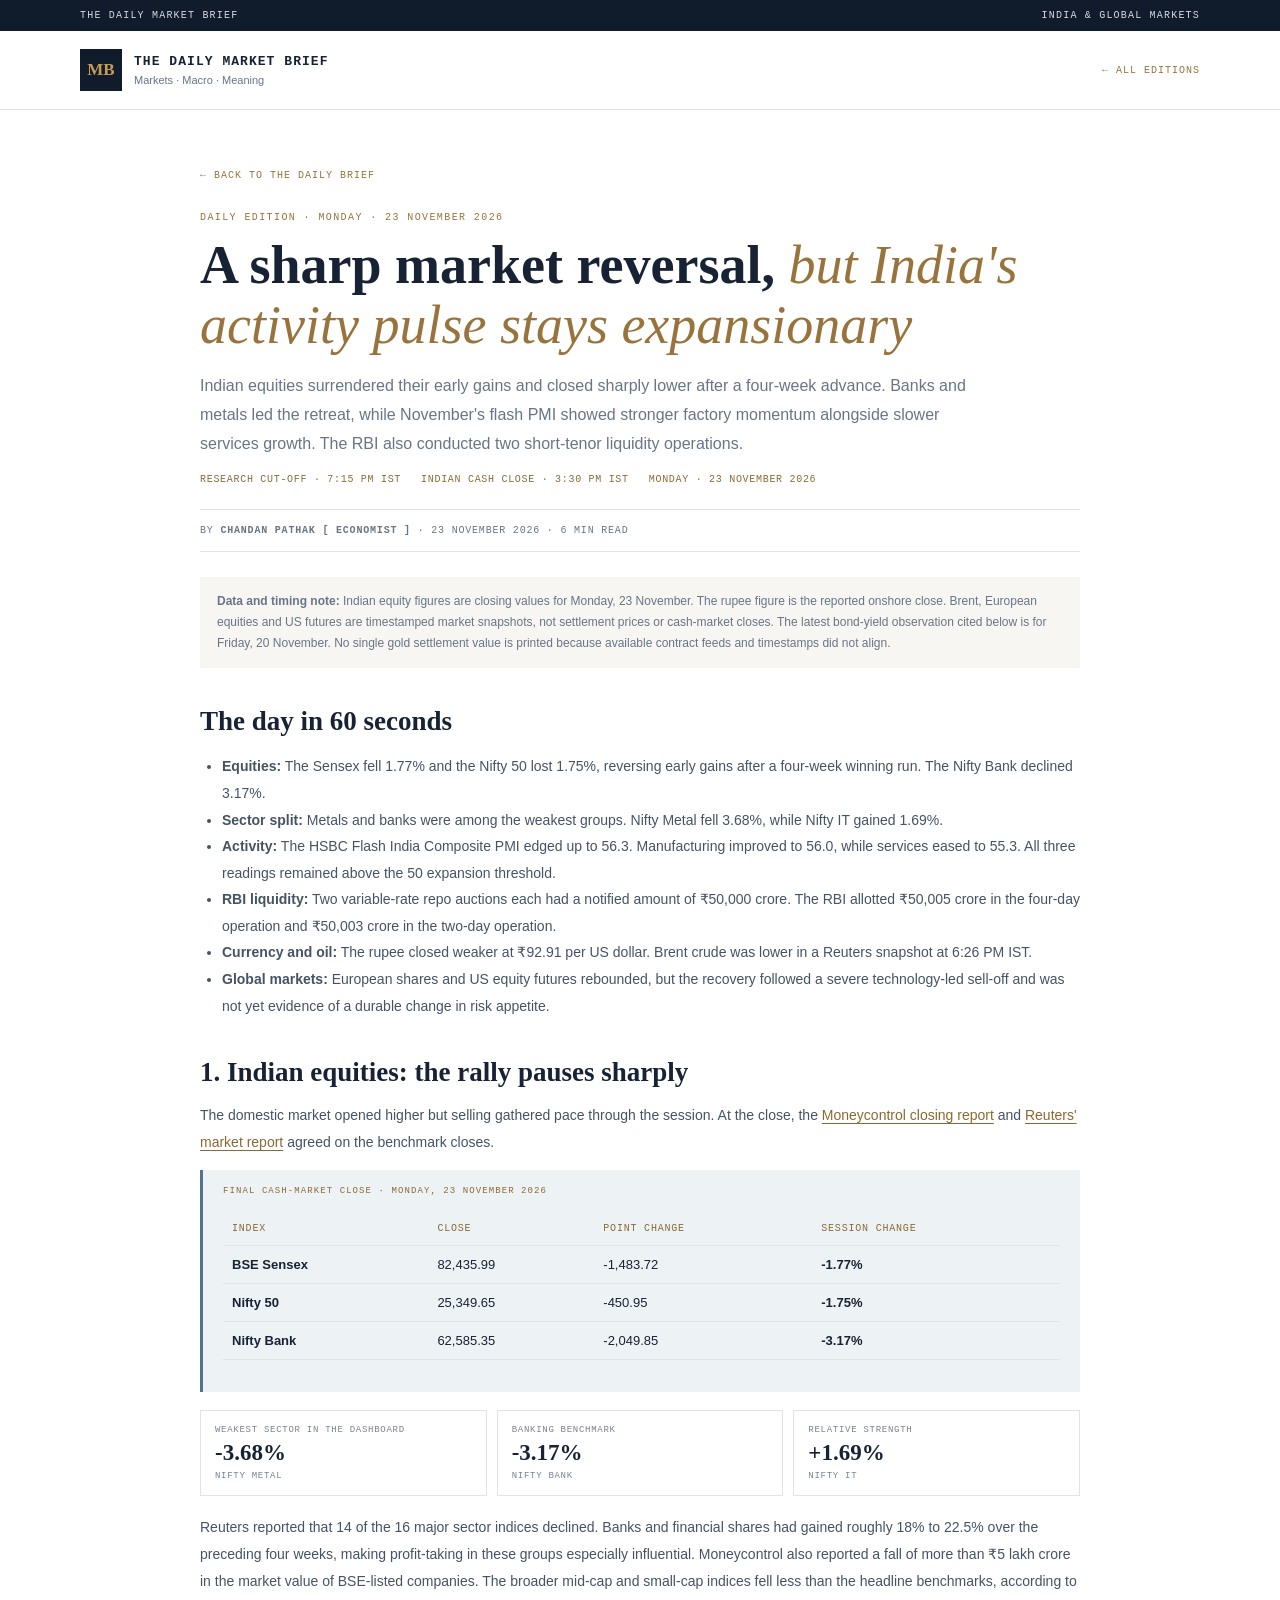
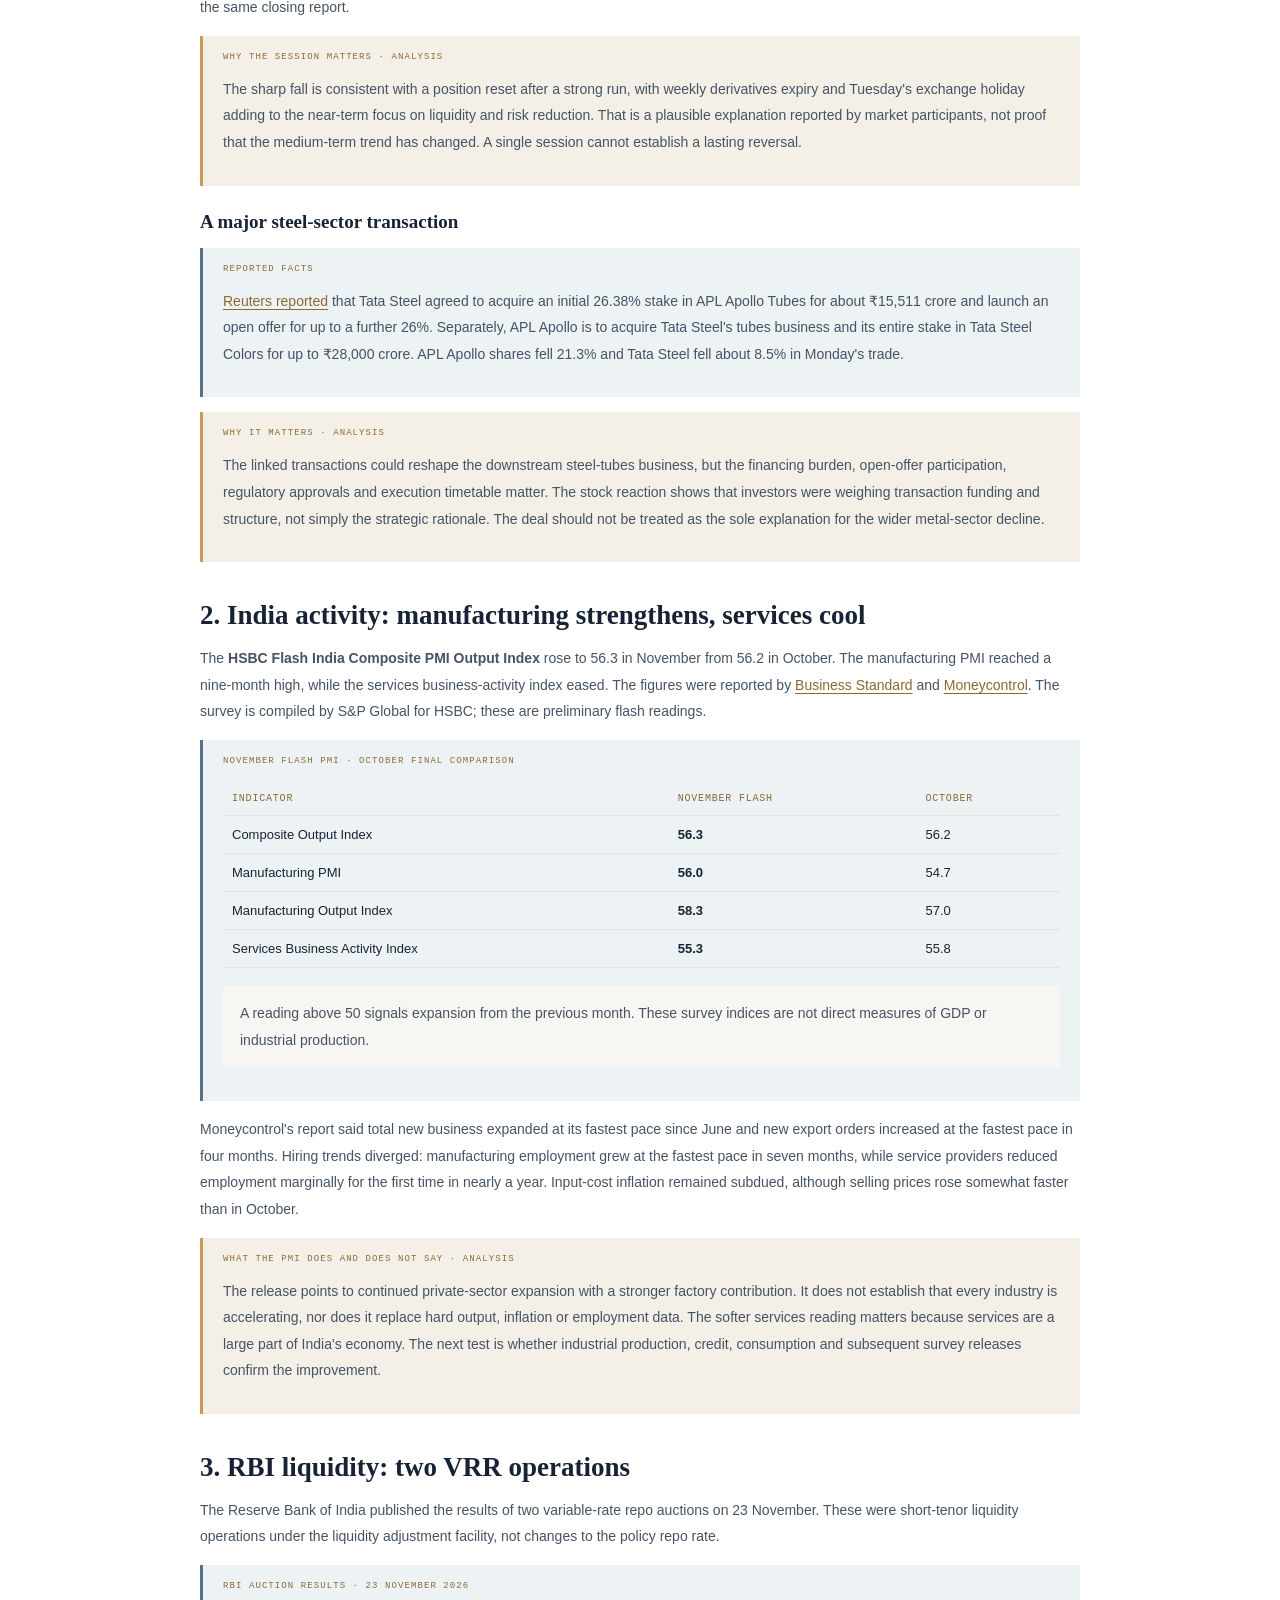
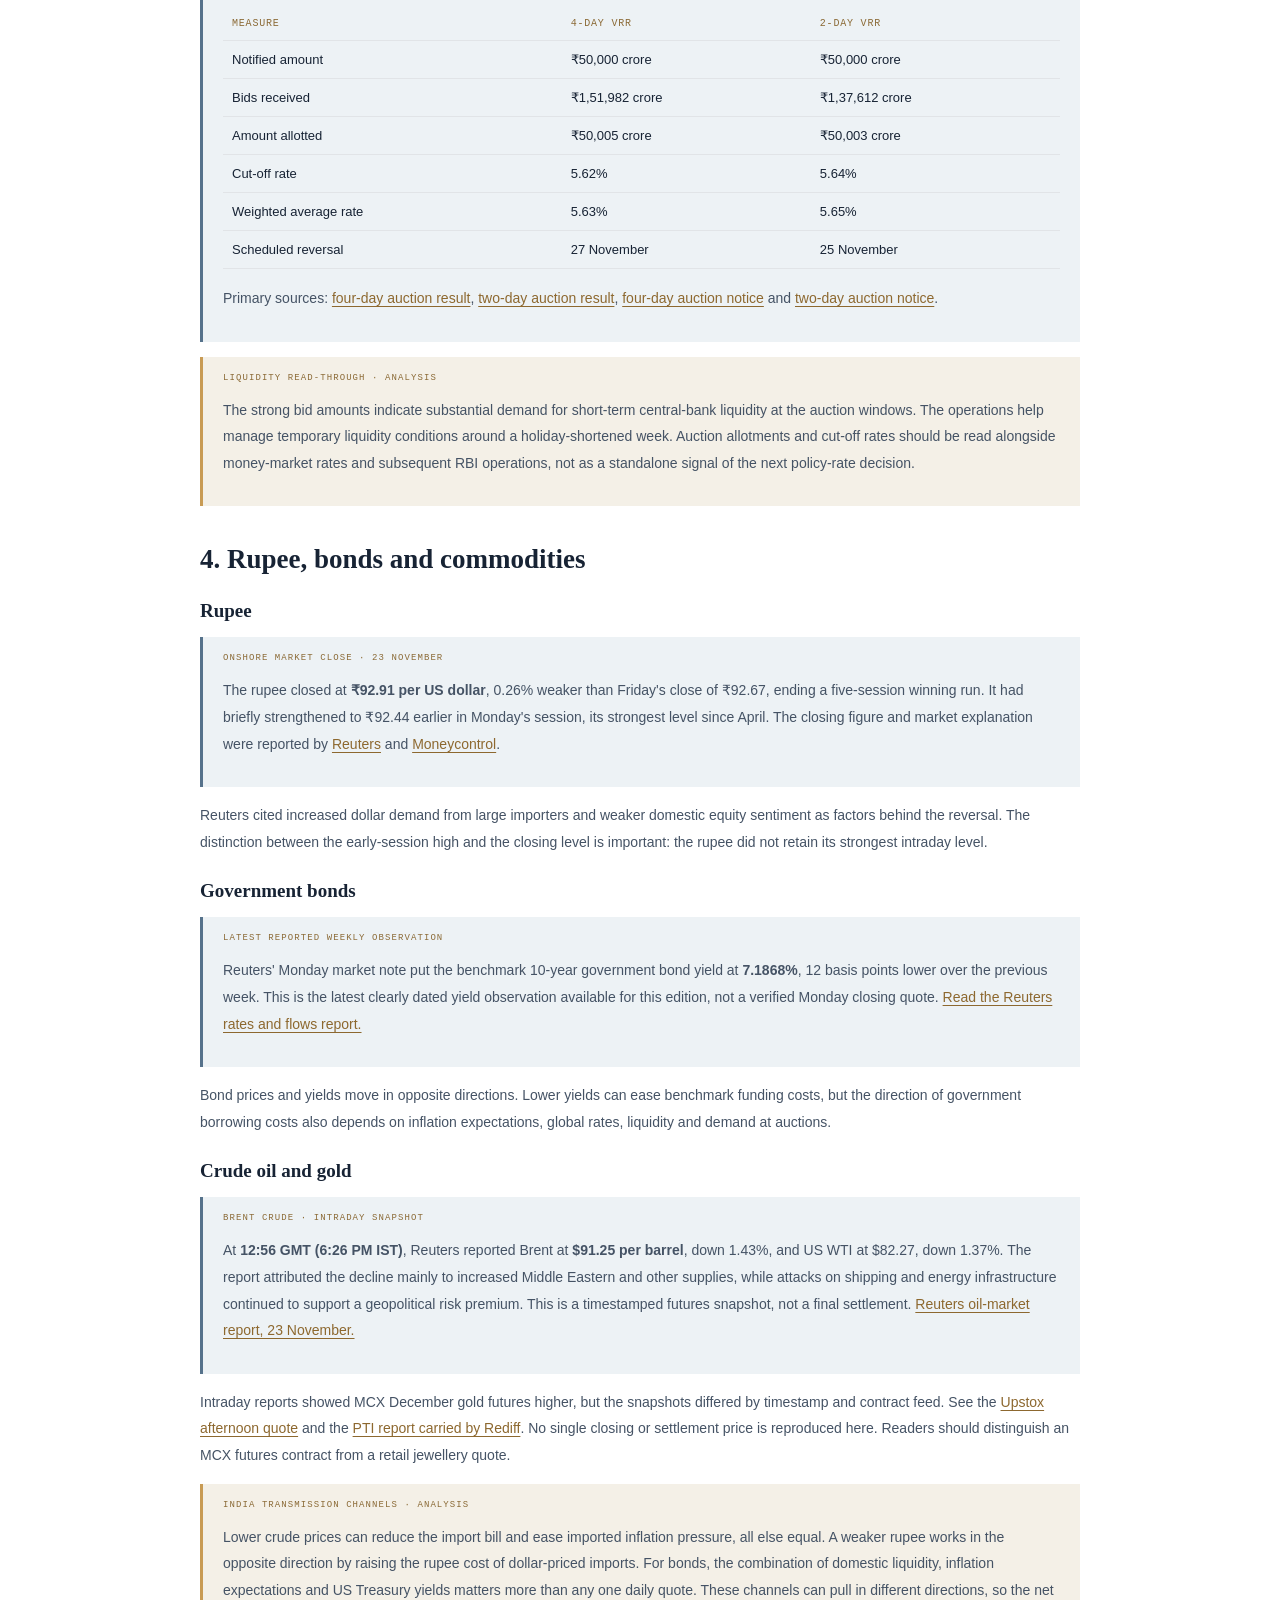
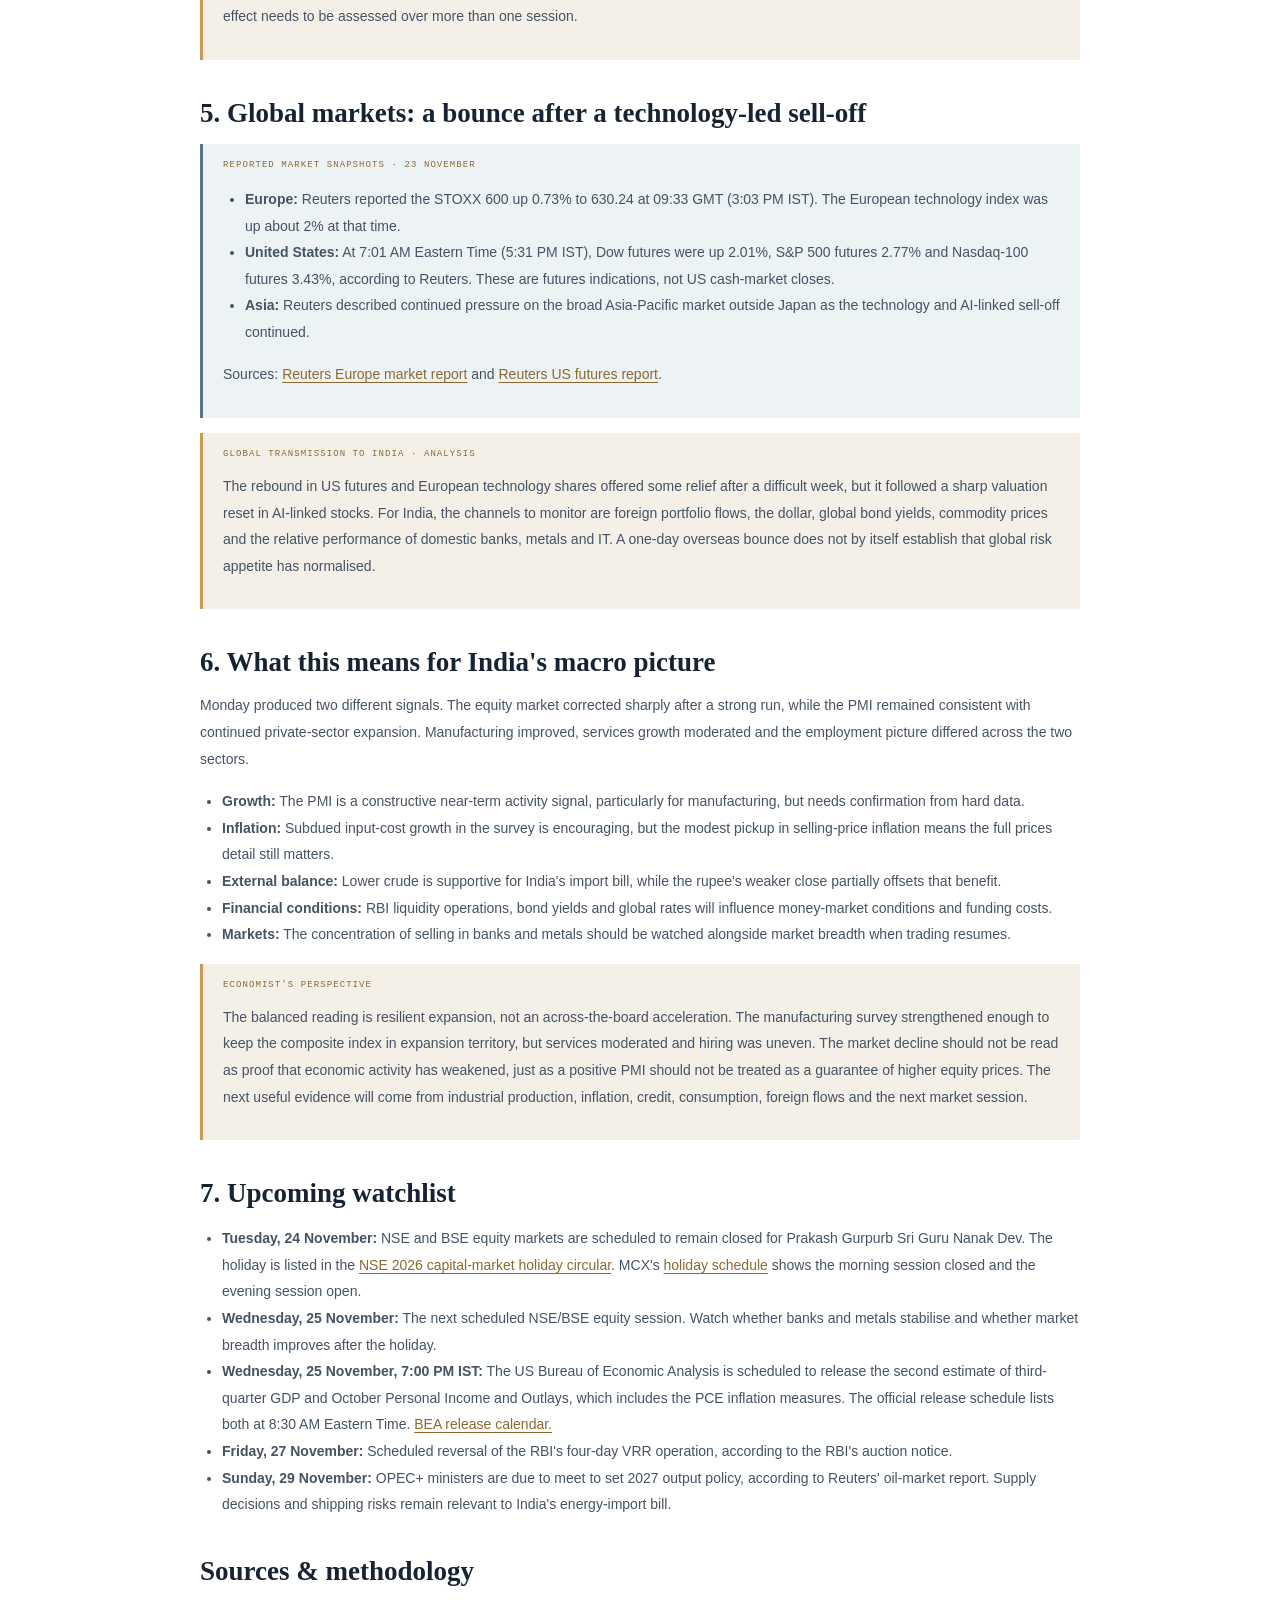
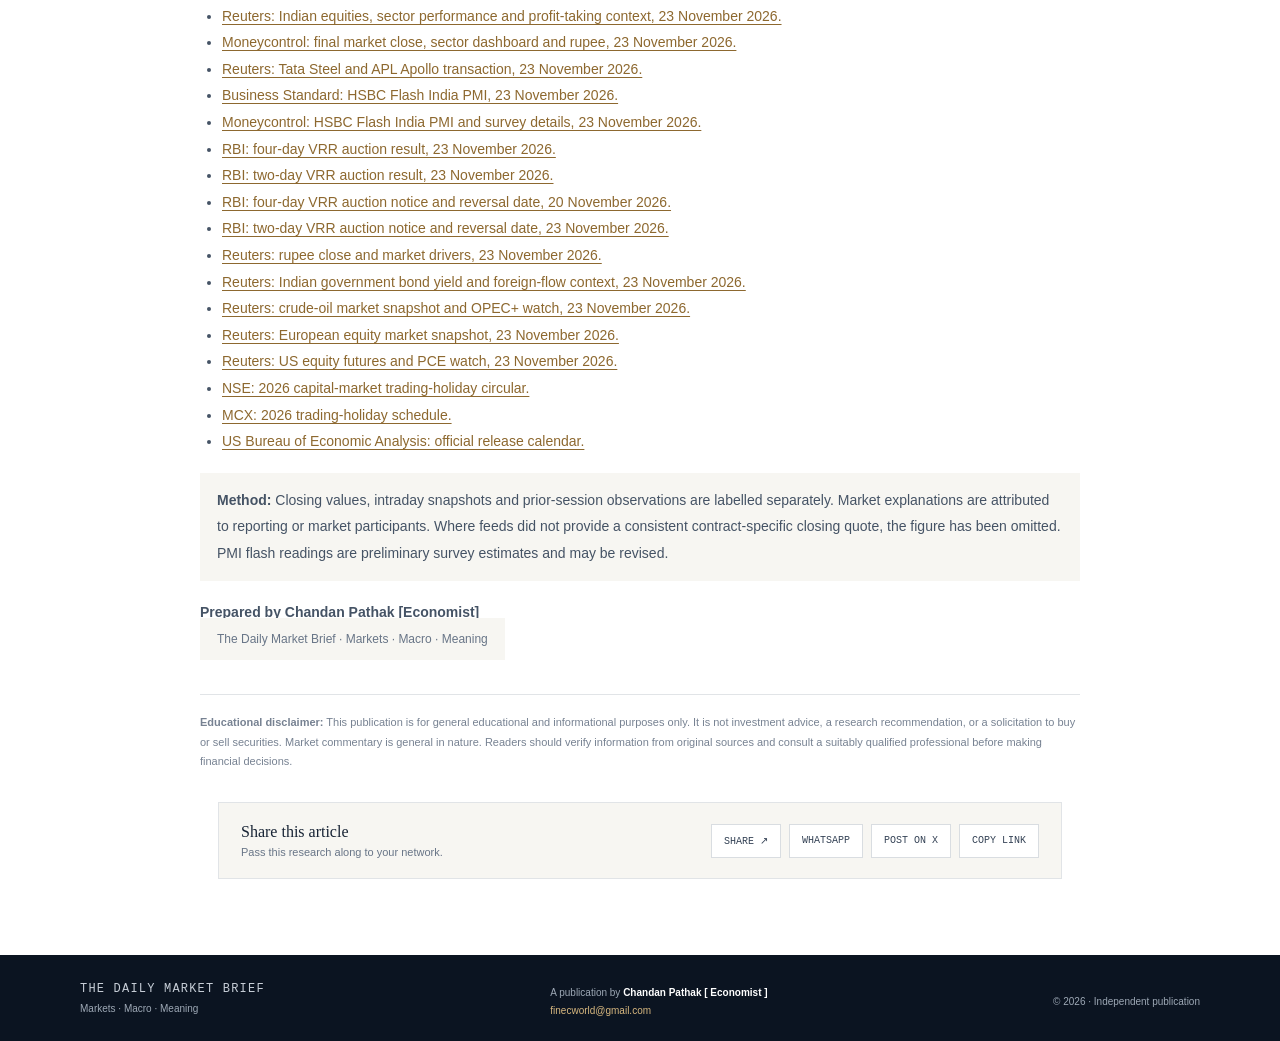
<file: issues/2026-11-23.html>
<!doctype html>
<html lang="en">
<head>
<meta charset="utf-8">
<meta name="viewport" content="width=device-width,initial-scale=1">
<meta name="description" content="The Daily Market Brief for 23 November 2026: Indian equities retreat after a four-week rally, manufacturing PMI strengthens, RBI conducts two VRR auctions and the rupee gives back ground.">
<meta name="theme-color" content="#101b2b">
<title>Daily Market Brief, 23 November 2026: Markets Pull Back as Manufacturing PMI Strengthens | The Daily Market Brief</title>
<link rel="manifest" href="../manifest.json">
<link rel="icon" href="../assets/favicon.svg" type="image/svg+xml">
<link rel="stylesheet" href="../styles.css">
<link rel="canonical" href="https://arthikview.github.io/daily-market-brief/issues/2026-11-23.html">
<meta property="og:type" content="article">
<meta property="og:site_name" content="The Daily Market Brief">
<meta property="og:title" content="A sharp market reversal, but India's activity pulse stays expansionary">
<meta property="og:description" content="Banks and metals lead a sharp Indian market pullback. November flash PMI remains expansionary, the RBI conducts two VRR auctions and the rupee weakens.">
<meta property="og:url" content="https://arthikview.github.io/daily-market-brief/issues/2026-11-23.html">
<meta name="twitter:card" content="summary">
<meta name="twitter:title" content="A sharp market reversal, but India's activity pulse stays expansionary">
<meta name="twitter:description" content="Sensex and Nifty fall after a four-week rally as manufacturing PMI improves and services growth moderates.">
<meta property="article:published_time" content="2026-11-23">
<meta property="article:modified_time" content="2026-11-23">
<script type="application/ld+json">{"@context":"https://schema.org","@type":"Article","headline":"A sharp market reversal, but India's activity pulse stays expansionary","description":"Indian market performance, November flash PMI, RBI liquidity operations, the rupee, commodities and global markets on 23 November 2026.","mainEntityOfPage":{"@type":"WebPage","@id":"https://arthikview.github.io/daily-market-brief/issues/2026-11-23.html"},"url":"https://arthikview.github.io/daily-market-brief/issues/2026-11-23.html","datePublished":"2026-11-23","dateModified":"2026-11-23","author":{"@type":"Person","name":"Chandan Pathak","jobTitle":"Economist"},"publisher":{"@type":"Organization","name":"The Daily Market Brief","url":"https://arthikview.github.io/daily-market-brief/"},"inLanguage":"en-IN"}</script>
<script async src="https://www.googletagmanager.com/gtag/js?id=G-FXRHR5E7TX"></script>
<script>
  window.dataLayer = window.dataLayer || [];
  function gtag(){dataLayer.push(arguments);}
  gtag('js', new Date());
  gtag('config', 'G-FXRHR5E7TX');
</script>
<style>
.article-wrap{width:min(880px,calc(100% - 36px));margin:54px auto 76px}
.back{font:10px var(--mono);letter-spacing:.1em;color:#98733c;text-decoration:none}
.kicker{font:10px var(--mono);letter-spacing:.14em;color:#98733c;margin-top:30px}
.article-wrap h1{font:700 clamp(34px,6vw,54px)/1.12 var(--serif);margin:12px 0}
.deck{font-size:16px;line-height:1.8;color:#687587;max-width:790px}
.byline{font:10px var(--mono);letter-spacing:.08em;color:#687587;border-block:1px solid var(--line);padding:15px 0;margin:24px 0 25px}
.edition-meta{display:flex;gap:10px 20px;flex-wrap:wrap;font:10px var(--mono);letter-spacing:.07em;color:#8b6a36;margin:16px 0 22px}
.article-body h2{font:700 27px var(--serif);margin:38px 0 12px}
.article-body h3{font:600 19px var(--serif);margin:25px 0 8px}
.article-body p,.article-body li{font-size:14px;line-height:1.9;color:#455365}
.article-body a{color:#8d682f;text-decoration:underline;text-underline-offset:3px;overflow-wrap:anywhere}
.article-body ul{padding-left:22px}
.factbox{background:#edf2f5;border-left:3px solid #56728b;padding:16px 20px;margin:15px 0}
.analysisbox{background:#f4f0e7;border-left:3px solid var(--gold);padding:16px 20px;margin:15px 0}
.small-label{font:9px var(--mono);letter-spacing:.12em;color:#8b6a36}
.note{padding:14px 17px;background:#f7f6f2;color:#687587;font-size:12px;line-height:1.75;margin:18px 0}
.data-table{width:100%;border-collapse:collapse;margin:16px 0;font-size:13px}
.data-table th,.data-table td{text-align:left;border-bottom:1px solid var(--line);padding:11px 9px;vertical-align:top}
.data-table th{font:10px var(--mono);color:#8b6a36;letter-spacing:.08em}
.stat-grid{display:grid;grid-template-columns:repeat(3,minmax(0,1fr));gap:10px;margin:18px 0}
.stat{border:1px solid var(--line);background:#fff;padding:14px}
.stat strong{display:block;font:700 23px var(--serif);color:var(--ink);margin:5px 0}
.stat span{display:block;font:9px var(--mono);letter-spacing:.08em;color:#778292}
.article-disclaimer{border-top:1px solid var(--line);margin-top:42px;padding-top:18px;font-size:11px;color:#778292;line-height:1.8}
@media(max-width:620px){.stat-grid{grid-template-columns:1fr}.data-table{font-size:12px}.data-table th,.data-table td{padding:9px 6px}}
</style>
</head>
<body>
<div class="topline"><div class="wrap topinner"><span>THE DAILY MARKET BRIEF</span><span>INDIA &amp; GLOBAL MARKETS</span></div></div>
<header class="site-header"><div class="wrap header-inner">
<a class="brand" href="../index.html"><span class="brand-mark">MB</span><span><strong>THE DAILY MARKET BRIEF</strong><small>Markets · Macro · Meaning</small></span></a>
<a class="back" href="../index.html">← ALL EDITIONS</a>
</div></header>
<main class="article-wrap">
<a class="back" href="../index.html">← BACK TO THE DAILY BRIEF</a>
<div class="kicker">DAILY EDITION · MONDAY · 23 NOVEMBER 2026</div>
<h1>A sharp market reversal, <em style="color:#98733c;font-weight:400">but India's activity pulse stays expansionary</em></h1>
<p class="deck">Indian equities surrendered their early gains and closed sharply lower after a four-week advance. Banks and metals led the retreat, while November's flash PMI showed stronger factory momentum alongside slower services growth. The RBI also conducted two short-tenor liquidity operations.</p>
<div class="edition-meta"><span>RESEARCH CUT-OFF · 7:15 PM IST</span><span>INDIAN CASH CLOSE · 3:30 PM IST</span><span>MONDAY · 23 NOVEMBER 2026</span></div>
<div class="byline">BY <strong>CHANDAN PATHAK [ ECONOMIST ]</strong> · 23 NOVEMBER 2026 · 6 MIN READ</div>

<article class="article-body">
<div class="note"><strong>Data and timing note:</strong> Indian equity figures are closing values for Monday, 23 November. The rupee figure is the reported onshore close. Brent, European equities and US futures are timestamped market snapshots, not settlement prices or cash-market closes. The latest bond-yield observation cited below is for Friday, 20 November. No single gold settlement value is printed because available contract feeds and timestamps did not align.</div>

<h2>The day in 60 seconds</h2>
<ul>
<li><strong>Equities:</strong> The Sensex fell 1.77% and the Nifty 50 lost 1.75%, reversing early gains after a four-week winning run. The Nifty Bank declined 3.17%.</li>
<li><strong>Sector split:</strong> Metals and banks were among the weakest groups. Nifty Metal fell 3.68%, while Nifty IT gained 1.69%.</li>
<li><strong>Activity:</strong> The HSBC Flash India Composite PMI edged up to 56.3. Manufacturing improved to 56.0, while services eased to 55.3. All three readings remained above the 50 expansion threshold.</li>
<li><strong>RBI liquidity:</strong> Two variable-rate repo auctions each had a notified amount of ₹50,000 crore. The RBI allotted ₹50,005 crore in the four-day operation and ₹50,003 crore in the two-day operation.</li>
<li><strong>Currency and oil:</strong> The rupee closed weaker at ₹92.91 per US dollar. Brent crude was lower in a Reuters snapshot at 6:26 PM IST.</li>
<li><strong>Global markets:</strong> European shares and US equity futures rebounded, but the recovery followed a severe technology-led sell-off and was not yet evidence of a durable change in risk appetite.</li>
</ul>

<h2>1. Indian equities: the rally pauses sharply</h2>
<p>The domestic market opened higher but selling gathered pace through the session. At the close, the <a href="https://www.moneycontrol.com/news/business/stocks/taking-stock-markets-snap-2-day-gains-sensex-sheds-1-484-pts-nifty-below-25-350-14087155.html" target="_blank" rel="noopener">Moneycontrol closing report</a> and <a href="https://www.reuters.com/world/india/indian-shares-set-open-higher-foreign-inflows-ai-selloff-persists-2026-11-23/" target="_blank" rel="noopener">Reuters' market report</a> agreed on the benchmark closes.</p>
<div class="factbox"><div class="small-label">FINAL CASH-MARKET CLOSE · MONDAY, 23 NOVEMBER 2026</div>
<table class="data-table"><thead><tr><th>INDEX</th><th>CLOSE</th><th>POINT CHANGE</th><th>SESSION CHANGE</th></tr></thead><tbody>
<tr><td><strong>BSE Sensex</strong></td><td>82,435.99</td><td>-1,483.72</td><td><strong>-1.77%</strong></td></tr>
<tr><td><strong>Nifty 50</strong></td><td>25,349.65</td><td>-450.95</td><td><strong>-1.75%</strong></td></tr>
<tr><td><strong>Nifty Bank</strong></td><td>62,585.35</td><td>-2,049.85</td><td><strong>-3.17%</strong></td></tr>
</tbody></table></div>
<div class="stat-grid">
<div class="stat"><span>WEAKEST SECTOR IN THE DASHBOARD</span><strong>-3.68%</strong><span>NIFTY METAL</span></div>
<div class="stat"><span>BANKING BENCHMARK</span><strong>-3.17%</strong><span>NIFTY BANK</span></div>
<div class="stat"><span>RELATIVE STRENGTH</span><strong>+1.69%</strong><span>NIFTY IT</span></div>
</div>
<p>Reuters reported that 14 of the 16 major sector indices declined. Banks and financial shares had gained roughly 18% to 22.5% over the preceding four weeks, making profit-taking in these groups especially influential. Moneycontrol also reported a fall of more than ₹5 lakh crore in the market value of BSE-listed companies. The broader mid-cap and small-cap indices fell less than the headline benchmarks, according to the same closing report.</p>
<div class="analysisbox"><div class="small-label">WHY THE SESSION MATTERS · ANALYSIS</div><p>The sharp fall is consistent with a position reset after a strong run, with weekly derivatives expiry and Tuesday's exchange holiday adding to the near-term focus on liquidity and risk reduction. That is a plausible explanation reported by market participants, not proof that the medium-term trend has changed. A single session cannot establish a lasting reversal.</p></div>

<h3>A major steel-sector transaction</h3>
<div class="factbox"><div class="small-label">REPORTED FACTS</div><p><a href="https://www.reuters.com/world/india/indias-tata-steel-buy-264-apl-apollo-167-billion-2026-11-23/" target="_blank" rel="noopener">Reuters reported</a> that Tata Steel agreed to acquire an initial 26.38% stake in APL Apollo Tubes for about ₹15,511 crore and launch an open offer for up to a further 26%. Separately, APL Apollo is to acquire Tata Steel's tubes business and its entire stake in Tata Steel Colors for up to ₹28,000 crore. APL Apollo shares fell 21.3% and Tata Steel fell about 8.5% in Monday's trade.</p></div>
<div class="analysisbox"><div class="small-label">WHY IT MATTERS · ANALYSIS</div><p>The linked transactions could reshape the downstream steel-tubes business, but the financing burden, open-offer participation, regulatory approvals and execution timetable matter. The stock reaction shows that investors were weighing transaction funding and structure, not simply the strategic rationale. The deal should not be treated as the sole explanation for the wider metal-sector decline.</p></div>

<h2>2. India activity: manufacturing strengthens, services cool</h2>
<p>The <strong>HSBC Flash India Composite PMI Output Index</strong> rose to 56.3 in November from 56.2 in October. The manufacturing PMI reached a nine-month high, while the services business-activity index eased. The figures were reported by <a href="https://www.business-standard.com/economy/news/india-flash-pmi-november-2026-manufacturing-services-private-sector-growth-126112300257_1.html" target="_blank" rel="noopener">Business Standard</a> and <a href="https://www.moneycontrol.com/news/business/economy/factory-activity-hits-nine-month-high-lifts-india-s-private-sector-growth-hsbc-flash-pmi-14086972.html" target="_blank" rel="noopener">Moneycontrol</a>. The survey is compiled by S&amp;P Global for HSBC; these are preliminary flash readings.</p>
<div class="factbox"><div class="small-label">NOVEMBER FLASH PMI · OCTOBER FINAL COMPARISON</div>
<table class="data-table"><thead><tr><th>INDICATOR</th><th>NOVEMBER FLASH</th><th>OCTOBER</th></tr></thead><tbody>
<tr><td>Composite Output Index</td><td><strong>56.3</strong></td><td>56.2</td></tr>
<tr><td>Manufacturing PMI</td><td><strong>56.0</strong></td><td>54.7</td></tr>
<tr><td>Manufacturing Output Index</td><td><strong>58.3</strong></td><td>57.0</td></tr>
<tr><td>Services Business Activity Index</td><td><strong>55.3</strong></td><td>55.8</td></tr>
</tbody></table>
<p class="note">A reading above 50 signals expansion from the previous month. These survey indices are not direct measures of GDP or industrial production.</p></div>
<p>Moneycontrol's report said total new business expanded at its fastest pace since June and new export orders increased at the fastest pace in four months. Hiring trends diverged: manufacturing employment grew at the fastest pace in seven months, while service providers reduced employment marginally for the first time in nearly a year. Input-cost inflation remained subdued, although selling prices rose somewhat faster than in October.</p>
<div class="analysisbox"><div class="small-label">WHAT THE PMI DOES AND DOES NOT SAY · ANALYSIS</div><p>The release points to continued private-sector expansion with a stronger factory contribution. It does not establish that every industry is accelerating, nor does it replace hard output, inflation or employment data. The softer services reading matters because services are a large part of India's economy. The next test is whether industrial production, credit, consumption and subsequent survey releases confirm the improvement.</p></div>

<h2>3. RBI liquidity: two VRR operations</h2>
<p>The Reserve Bank of India published the results of two variable-rate repo auctions on 23 November. These were short-tenor liquidity operations under the liquidity adjustment facility, not changes to the policy repo rate.</p>
<div class="factbox"><div class="small-label">RBI AUCTION RESULTS · 23 NOVEMBER 2026</div>
<table class="data-table"><thead><tr><th>MEASURE</th><th>4-DAY VRR</th><th>2-DAY VRR</th></tr></thead><tbody>
<tr><td>Notified amount</td><td>₹50,000 crore</td><td>₹50,000 crore</td></tr>
<tr><td>Bids received</td><td>₹1,51,982 crore</td><td>₹1,37,612 crore</td></tr>
<tr><td>Amount allotted</td><td>₹50,005 crore</td><td>₹50,003 crore</td></tr>
<tr><td>Cut-off rate</td><td>5.62%</td><td>5.64%</td></tr>
<tr><td>Weighted average rate</td><td>5.63%</td><td>5.65%</td></tr>
<tr><td>Scheduled reversal</td><td>27 November</td><td>25 November</td></tr>
</tbody></table>
<p>Primary sources: <a href="https://www.rbi.org.in/Scripts/BS_PressReleaseDisplay.aspx?prid=64020" target="_blank" rel="noopener">four-day auction result</a>, <a href="https://www.rbi.org.in/Scripts/BS_PressReleaseDisplay.aspx?prid=64021" target="_blank" rel="noopener">two-day auction result</a>, <a href="https://www.rbi.org.in/Scripts/BS_PressReleaseDisplay.aspx?prid=64016" target="_blank" rel="noopener">four-day auction notice</a> and <a href="https://www.rbi.org.in/Scripts/BS_PressReleaseDisplay.aspx?prid=64019" target="_blank" rel="noopener">two-day auction notice</a>.</p></div>
<div class="analysisbox"><div class="small-label">LIQUIDITY READ-THROUGH · ANALYSIS</div><p>The strong bid amounts indicate substantial demand for short-term central-bank liquidity at the auction windows. The operations help manage temporary liquidity conditions around a holiday-shortened week. Auction allotments and cut-off rates should be read alongside money-market rates and subsequent RBI operations, not as a standalone signal of the next policy-rate decision.</p></div>

<h2>4. Rupee, bonds and commodities</h2>
<h3>Rupee</h3>
<div class="factbox"><div class="small-label">ONSHORE MARKET CLOSE · 23 NOVEMBER</div><p>The rupee closed at <strong>₹92.91 per US dollar</strong>, 0.26% weaker than Friday's close of ₹92.67, ending a five-session winning run. It had briefly strengthened to ₹92.44 earlier in Monday's session, its strongest level since April. The closing figure and market explanation were reported by <a href="https://www.reuters.com/world/india/ai-rout-deepens-keeping-rupee-rally-alive-foreign-equity-buying-2026-11-23/" target="_blank" rel="noopener">Reuters</a> and <a href="https://www.moneycontrol.com/news/business/stocks/taking-stock-markets-snap-2-day-gains-sensex-sheds-1-484-pts-nifty-below-25-350-14087155.html" target="_blank" rel="noopener">Moneycontrol</a>.</p></div>
<p>Reuters cited increased dollar demand from large importers and weaker domestic equity sentiment as factors behind the reversal. The distinction between the early-session high and the closing level is important: the rupee did not retain its strongest intraday level.</p>

<h3>Government bonds</h3>
<div class="factbox"><div class="small-label">LATEST REPORTED WEEKLY OBSERVATION</div><p>Reuters' Monday market note put the benchmark 10-year government bond yield at <strong>7.1868%</strong>, 12 basis points lower over the previous week. This is the latest clearly dated yield observation available for this edition, not a verified Monday closing quote. <a href="https://www.reuters.com/world/india/foreign-inflows-lend-support-rupee-bonds-oil-focus-2026-11-23/" target="_blank" rel="noopener">Read the Reuters rates and flows report.</a></p></div>
<p>Bond prices and yields move in opposite directions. Lower yields can ease benchmark funding costs, but the direction of government borrowing costs also depends on inflation expectations, global rates, liquidity and demand at auctions.</p>

<h3>Crude oil and gold</h3>
<div class="factbox"><div class="small-label">BRENT CRUDE · INTRADAY SNAPSHOT</div><p>At <strong>12:56 GMT (6:26 PM IST)</strong>, Reuters reported Brent at <strong>$91.25 per barrel</strong>, down 1.43%, and US WTI at $82.27, down 1.37%. The report attributed the decline mainly to increased Middle Eastern and other supplies, while attacks on shipping and energy infrastructure continued to support a geopolitical risk premium. This is a timestamped futures snapshot, not a final settlement. <a href="https://www.reuters.com/business/energy/oil-prices-fall-amid-equity-selloff-though-iran-war-attacks-limit-losses-2026-11-23/" target="_blank" rel="noopener">Reuters oil-market report, 23 November.</a></p></div>
<p>Intraday reports showed MCX December gold futures higher, but the snapshots differed by timestamp and contract feed. See the <a href="https://upstox.com/commodity-market-trading/mcx-gold-price/" target="_blank" rel="noopener">Upstox afternoon quote</a> and the <a href="https://money.rediff.com/amp/news/market/gold-futures-rise-to-rs-1-24-lakh-10-gm-on-strong-demand/58586020261123" target="_blank" rel="noopener">PTI report carried by Rediff</a>. No single closing or settlement price is reproduced here. Readers should distinguish an MCX futures contract from a retail jewellery quote.</p>
<div class="analysisbox"><div class="small-label">INDIA TRANSMISSION CHANNELS · ANALYSIS</div><p>Lower crude prices can reduce the import bill and ease imported inflation pressure, all else equal. A weaker rupee works in the opposite direction by raising the rupee cost of dollar-priced imports. For bonds, the combination of domestic liquidity, inflation expectations and US Treasury yields matters more than any one daily quote. These channels can pull in different directions, so the net effect needs to be assessed over more than one session.</p></div>

<h2>5. Global markets: a bounce after a technology-led sell-off</h2>
<div class="factbox"><div class="small-label">REPORTED MARKET SNAPSHOTS · 23 NOVEMBER</div>
<ul>
<li><strong>Europe:</strong> Reuters reported the STOXX 600 up 0.73% to 630.24 at 09:33 GMT (3:03 PM IST). The European technology index was up about 2% at that time.</li>
<li><strong>United States:</strong> At 7:01 AM Eastern Time (5:31 PM IST), Dow futures were up 2.01%, S&amp;P 500 futures 2.77% and Nasdaq-100 futures 3.43%, according to Reuters. These are futures indications, not US cash-market closes.</li>
<li><strong>Asia:</strong> Reuters described continued pressure on the broad Asia-Pacific market outside Japan as the technology and AI-linked sell-off continued.</li>
</ul>
<p>Sources: <a href="https://www.reuters.com/markets/europe/european-stocks-recover-after-steep-technology-led-selloff-2026-11-23/" target="_blank" rel="noopener">Reuters Europe market report</a> and <a href="https://www.reuters.com/business/wall-street-futures-rebound-after-rough-week-ai-linked-shares-2026-11-23/" target="_blank" rel="noopener">Reuters US futures report</a>.</p></div>
<div class="analysisbox"><div class="small-label">GLOBAL TRANSMISSION TO INDIA · ANALYSIS</div><p>The rebound in US futures and European technology shares offered some relief after a difficult week, but it followed a sharp valuation reset in AI-linked stocks. For India, the channels to monitor are foreign portfolio flows, the dollar, global bond yields, commodity prices and the relative performance of domestic banks, metals and IT. A one-day overseas bounce does not by itself establish that global risk appetite has normalised.</p></div>

<h2>6. What this means for India's macro picture</h2>
<p>Monday produced two different signals. The equity market corrected sharply after a strong run, while the PMI remained consistent with continued private-sector expansion. Manufacturing improved, services growth moderated and the employment picture differed across the two sectors.</p>
<ul>
<li><strong>Growth:</strong> The PMI is a constructive near-term activity signal, particularly for manufacturing, but needs confirmation from hard data.</li>
<li><strong>Inflation:</strong> Subdued input-cost growth in the survey is encouraging, but the modest pickup in selling-price inflation means the full prices detail still matters.</li>
<li><strong>External balance:</strong> Lower crude is supportive for India's import bill, while the rupee's weaker close partially offsets that benefit.</li>
<li><strong>Financial conditions:</strong> RBI liquidity operations, bond yields and global rates will influence money-market conditions and funding costs.</li>
<li><strong>Markets:</strong> The concentration of selling in banks and metals should be watched alongside market breadth when trading resumes.</li>
</ul>
<div class="analysisbox"><div class="small-label">ECONOMIST'S PERSPECTIVE</div><p>The balanced reading is resilient expansion, not an across-the-board acceleration. The manufacturing survey strengthened enough to keep the composite index in expansion territory, but services moderated and hiring was uneven. The market decline should not be read as proof that economic activity has weakened, just as a positive PMI should not be treated as a guarantee of higher equity prices. The next useful evidence will come from industrial production, inflation, credit, consumption, foreign flows and the next market session.</p></div>

<h2>7. Upcoming watchlist</h2>
<ul>
<li><strong>Tuesday, 24 November:</strong> NSE and BSE equity markets are scheduled to remain closed for Prakash Gurpurb Sri Guru Nanak Dev. The holiday is listed in the <a href="https://nsearchives.nseindia.com/content/circulars/CMTR71775.pdf" target="_blank" rel="noopener">NSE 2026 capital-market holiday circular</a>. MCX's <a href="https://beta.mcxindia.com/market-operations/trading-surveillance/trading-holidays" target="_blank" rel="noopener">holiday schedule</a> shows the morning session closed and the evening session open.</li>
<li><strong>Wednesday, 25 November:</strong> The next scheduled NSE/BSE equity session. Watch whether banks and metals stabilise and whether market breadth improves after the holiday.</li>
<li><strong>Wednesday, 25 November, 7:00 PM IST:</strong> The US Bureau of Economic Analysis is scheduled to release the second estimate of third-quarter GDP and October Personal Income and Outlays, which includes the PCE inflation measures. The official release schedule lists both at 8:30 AM Eastern Time. <a href="https://www.bea.gov/news/schedule" target="_blank" rel="noopener">BEA release calendar.</a></li>
<li><strong>Friday, 27 November:</strong> Scheduled reversal of the RBI's four-day VRR operation, according to the RBI's auction notice.</li>
<li><strong>Sunday, 29 November:</strong> OPEC+ ministers are due to meet to set 2027 output policy, according to Reuters' oil-market report. Supply decisions and shipping risks remain relevant to India's energy-import bill.</li>
</ul>

<h2>Sources &amp; methodology</h2>
<ul>
<li><a href="https://www.reuters.com/world/india/indian-shares-set-open-higher-foreign-inflows-ai-selloff-persists-2026-11-23/" target="_blank" rel="noopener">Reuters: Indian equities, sector performance and profit-taking context, 23 November 2026.</a></li>
<li><a href="https://www.moneycontrol.com/news/business/stocks/taking-stock-markets-snap-2-day-gains-sensex-sheds-1-484-pts-nifty-below-25-350-14087155.html" target="_blank" rel="noopener">Moneycontrol: final market close, sector dashboard and rupee, 23 November 2026.</a></li>
<li><a href="https://www.reuters.com/world/india/indias-tata-steel-buy-264-apl-apollo-167-billion-2026-11-23/" target="_blank" rel="noopener">Reuters: Tata Steel and APL Apollo transaction, 23 November 2026.</a></li>
<li><a href="https://www.business-standard.com/economy/news/india-flash-pmi-november-2026-manufacturing-services-private-sector-growth-126112300257_1.html" target="_blank" rel="noopener">Business Standard: HSBC Flash India PMI, 23 November 2026.</a></li>
<li><a href="https://www.moneycontrol.com/news/business/economy/factory-activity-hits-nine-month-high-lifts-india-s-private-sector-growth-hsbc-flash-pmi-14086972.html" target="_blank" rel="noopener">Moneycontrol: HSBC Flash India PMI and survey details, 23 November 2026.</a></li>
<li><a href="https://www.rbi.org.in/Scripts/BS_PressReleaseDisplay.aspx?prid=64020" target="_blank" rel="noopener">RBI: four-day VRR auction result, 23 November 2026.</a></li>
<li><a href="https://www.rbi.org.in/Scripts/BS_PressReleaseDisplay.aspx?prid=64021" target="_blank" rel="noopener">RBI: two-day VRR auction result, 23 November 2026.</a></li>
<li><a href="https://www.rbi.org.in/Scripts/BS_PressReleaseDisplay.aspx?prid=64016" target="_blank" rel="noopener">RBI: four-day VRR auction notice and reversal date, 20 November 2026.</a></li>
<li><a href="https://www.rbi.org.in/Scripts/BS_PressReleaseDisplay.aspx?prid=64019" target="_blank" rel="noopener">RBI: two-day VRR auction notice and reversal date, 23 November 2026.</a></li>
<li><a href="https://www.reuters.com/world/india/ai-rout-deepens-keeping-rupee-rally-alive-foreign-equity-buying-2026-11-23/" target="_blank" rel="noopener">Reuters: rupee close and market drivers, 23 November 2026.</a></li>
<li><a href="https://www.reuters.com/world/india/foreign-inflows-lend-support-rupee-bonds-oil-focus-2026-11-23/" target="_blank" rel="noopener">Reuters: Indian government bond yield and foreign-flow context, 23 November 2026.</a></li>
<li><a href="https://www.reuters.com/business/energy/oil-prices-fall-amid-equity-selloff-though-iran-war-attacks-limit-losses-2026-11-23/" target="_blank" rel="noopener">Reuters: crude-oil market snapshot and OPEC+ watch, 23 November 2026.</a></li>
<li><a href="https://www.reuters.com/markets/europe/european-stocks-recover-after-steep-technology-led-selloff-2026-11-23/" target="_blank" rel="noopener">Reuters: European equity market snapshot, 23 November 2026.</a></li>
<li><a href="https://www.reuters.com/business/wall-street-futures-rebound-after-rough-week-ai-linked-shares-2026-11-23/" target="_blank" rel="noopener">Reuters: US equity futures and PCE watch, 23 November 2026.</a></li>
<li><a href="https://nsearchives.nseindia.com/content/circulars/CMTR71775.pdf" target="_blank" rel="noopener">NSE: 2026 capital-market trading-holiday circular.</a></li>
<li><a href="https://beta.mcxindia.com/market-operations/trading-surveillance/trading-holidays" target="_blank" rel="noopener">MCX: 2026 trading-holiday schedule.</a></li>
<li><a href="https://www.bea.gov/news/schedule" target="_blank" rel="noopener">US Bureau of Economic Analysis: official release calendar.</a></li>
</ul>
<p class="note"><strong>Method:</strong> Closing values, intraday snapshots and prior-session observations are labelled separately. Market explanations are attributed to reporting or market participants. Where feeds did not provide a consistent contract-specific closing quote, the figure has been omitted. PMI flash readings are preliminary survey estimates and may be revised.</p>
<p><strong>Prepared by Chandan Pathak [Economist]</strong><br><span class="note">The Daily Market Brief · Markets · Macro · Meaning</span></p>
</article>

<div class="article-disclaimer"><strong>Educational disclaimer:</strong> This publication is for general educational and informational purposes only. It is not investment advice, a research recommendation, or a solicitation to buy or sell securities. Market commentary is general in nature. Readers should verify information from original sources and consult a suitably qualified professional before making financial decisions.</div>
<div class="share-strip"><div class="share-copy"><strong>Share this article</strong><span>Pass this research along to your network.</span></div><div class="share-actions"><button type="button" class="native-share">SHARE ↗</button><a class="wa-share" target="_blank" rel="noopener">WHATSAPP</a><a class="x-share" target="_blank" rel="noopener">POST ON X</a><button type="button" class="copy-share">COPY LINK</button></div></div>
<script>
(()=>{const url=window.location.href;const title=document.title;const wa=document.querySelector('.wa-share');const x=document.querySelector('.x-share');wa.href='https://api.whatsapp.com/send?text='+encodeURIComponent(title+' '+url);x.href='https://twitter.com/intent/tweet?text='+encodeURIComponent(title)+'&url='+encodeURIComponent(url);document.querySelector('.native-share').addEventListener('click',async()=>{if(navigator.share){try{await navigator.share({title,text:title,url})}catch(e){}}else{try{await navigator.clipboard.writeText(url);alert('Article link copied.')}catch(e){window.prompt('Copy this article link:',url)}}});document.querySelector('.copy-share').addEventListener('click',async()=>{try{await navigator.clipboard.writeText(url);alert('Article link copied.')}catch(e){window.prompt('Copy this article link:',url)}})})();
</script>
</main>
<footer><div class="wrap footer-inner"><div><strong>THE DAILY MARKET BRIEF</strong><span>Markets · Macro · Meaning</span></div><div class="footer-author">A publication by <strong>Chandan Pathak [ Economist ]</strong><a href="mailto:finecworld@gmail.com">finecworld@gmail.com</a></div><div class="copyright">© 2026 · Independent publication</div></div></footer>
<script src="../pwa.js"></script>
</body>
</html>
</file>
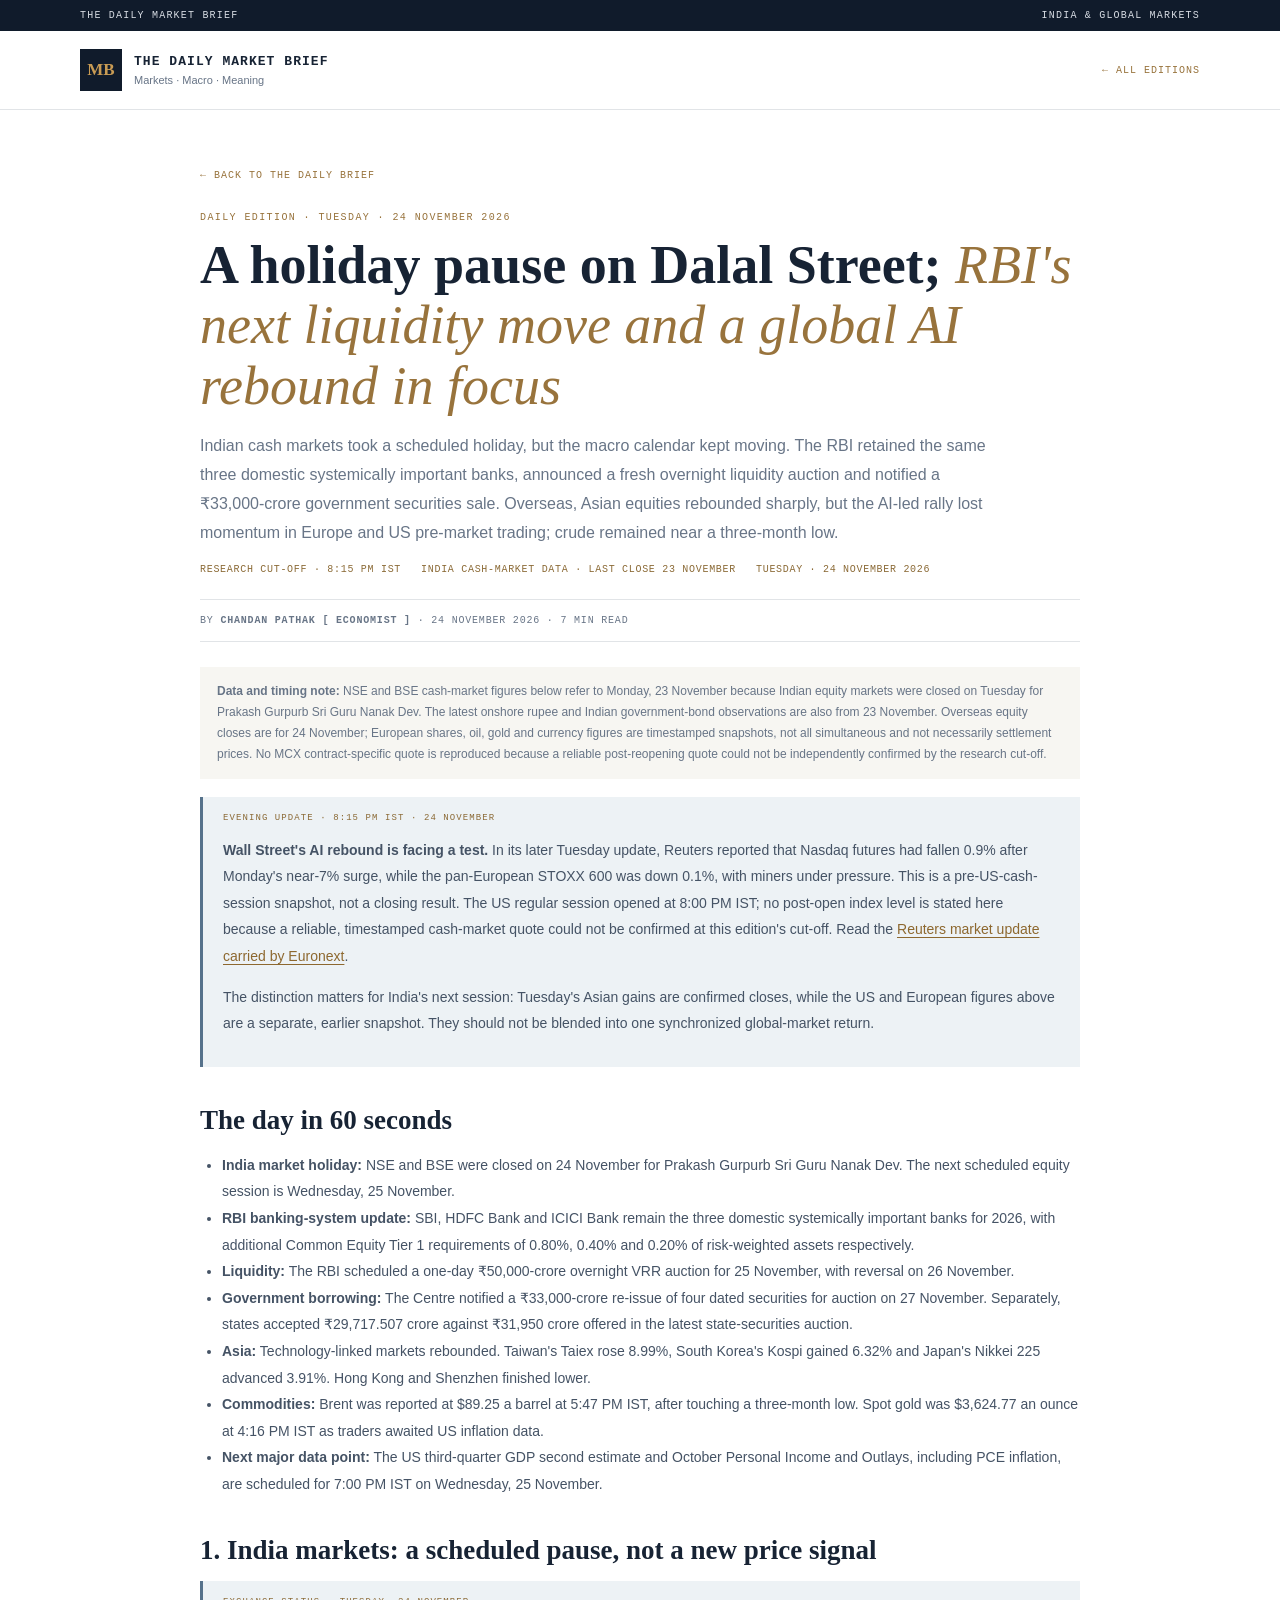
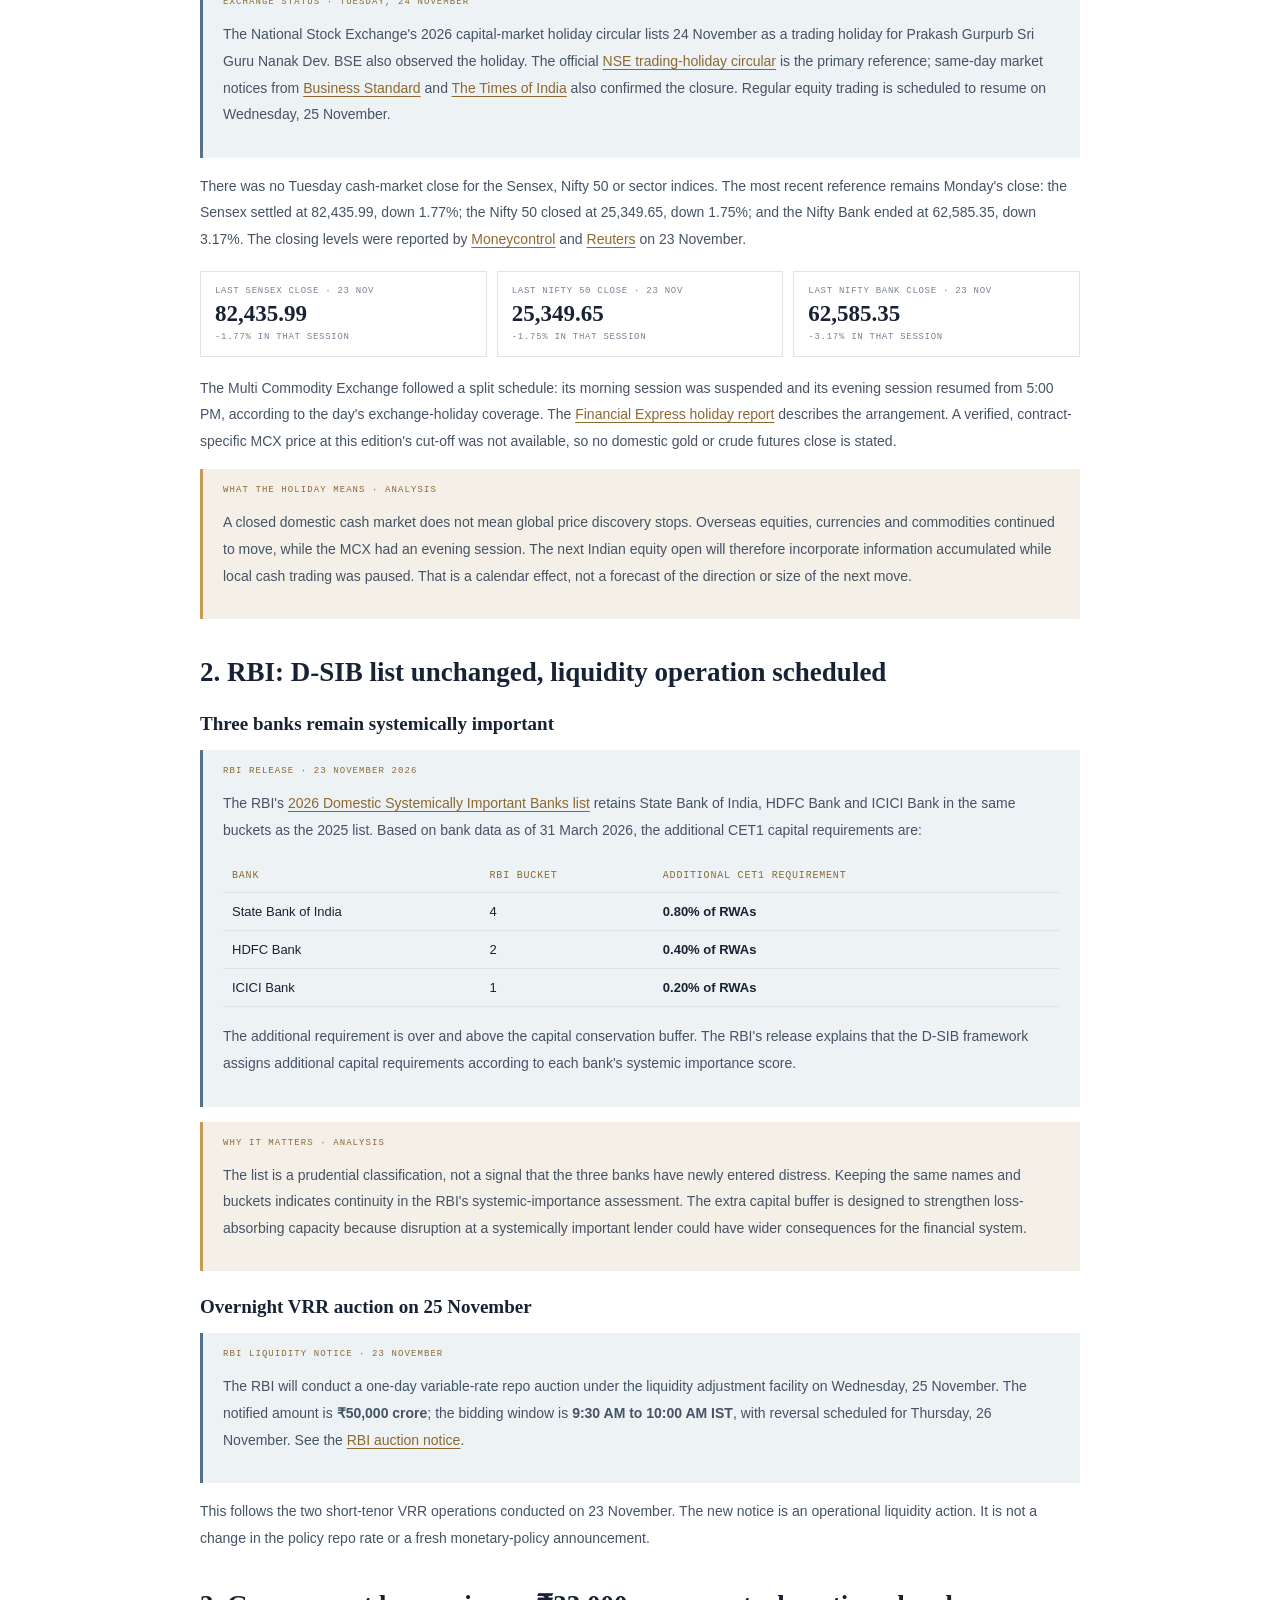
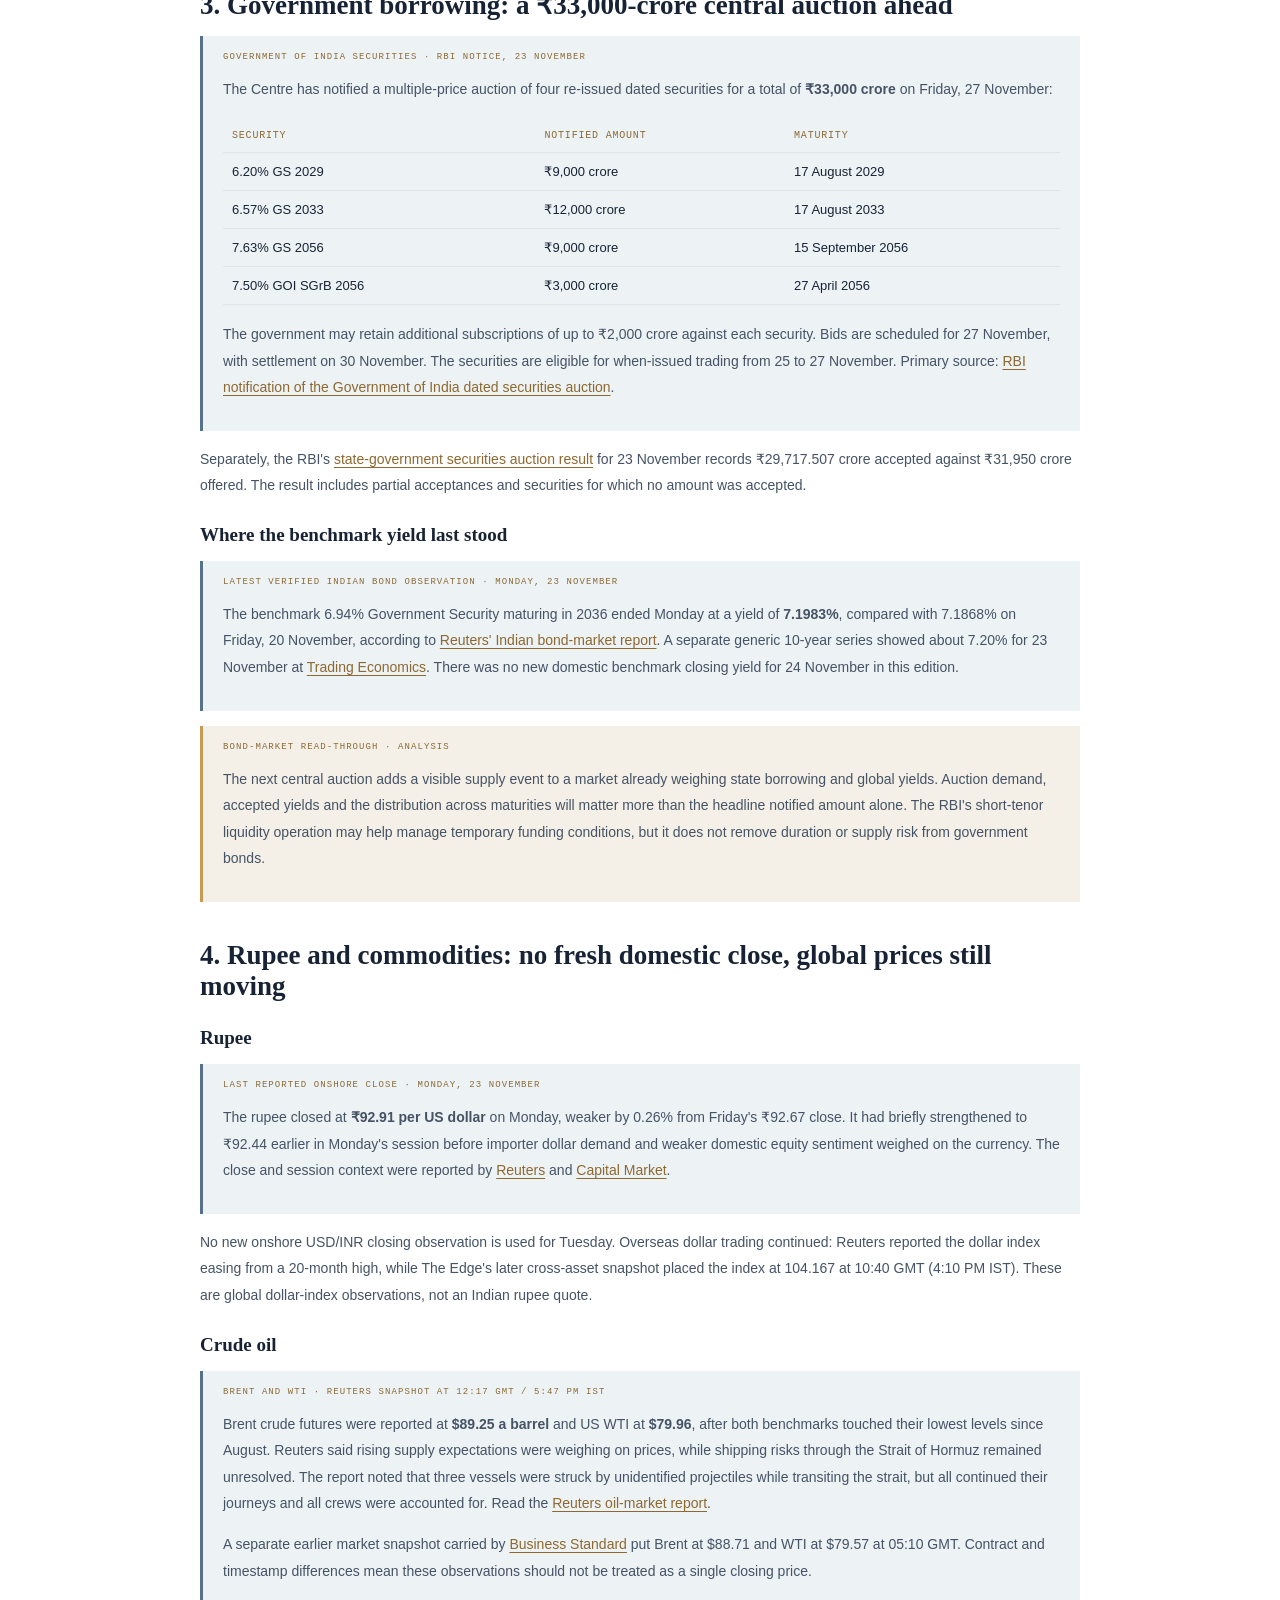
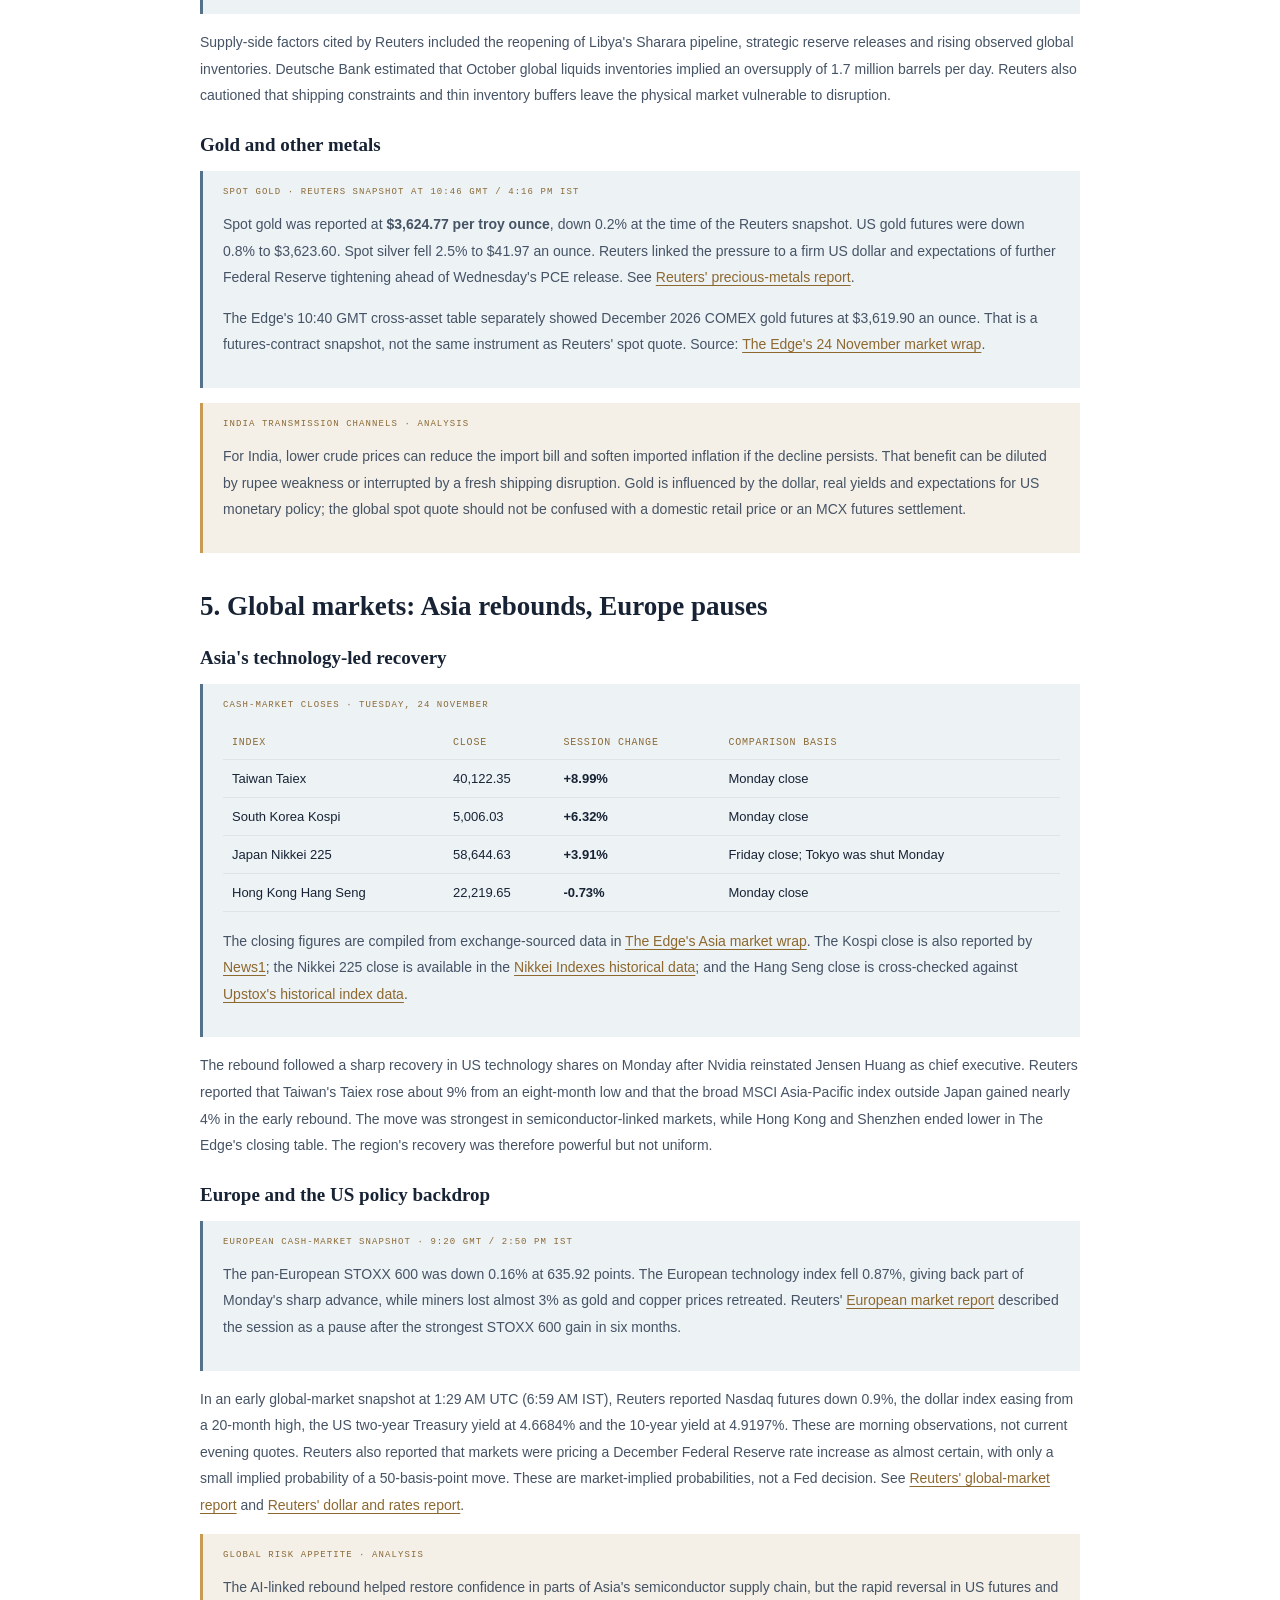
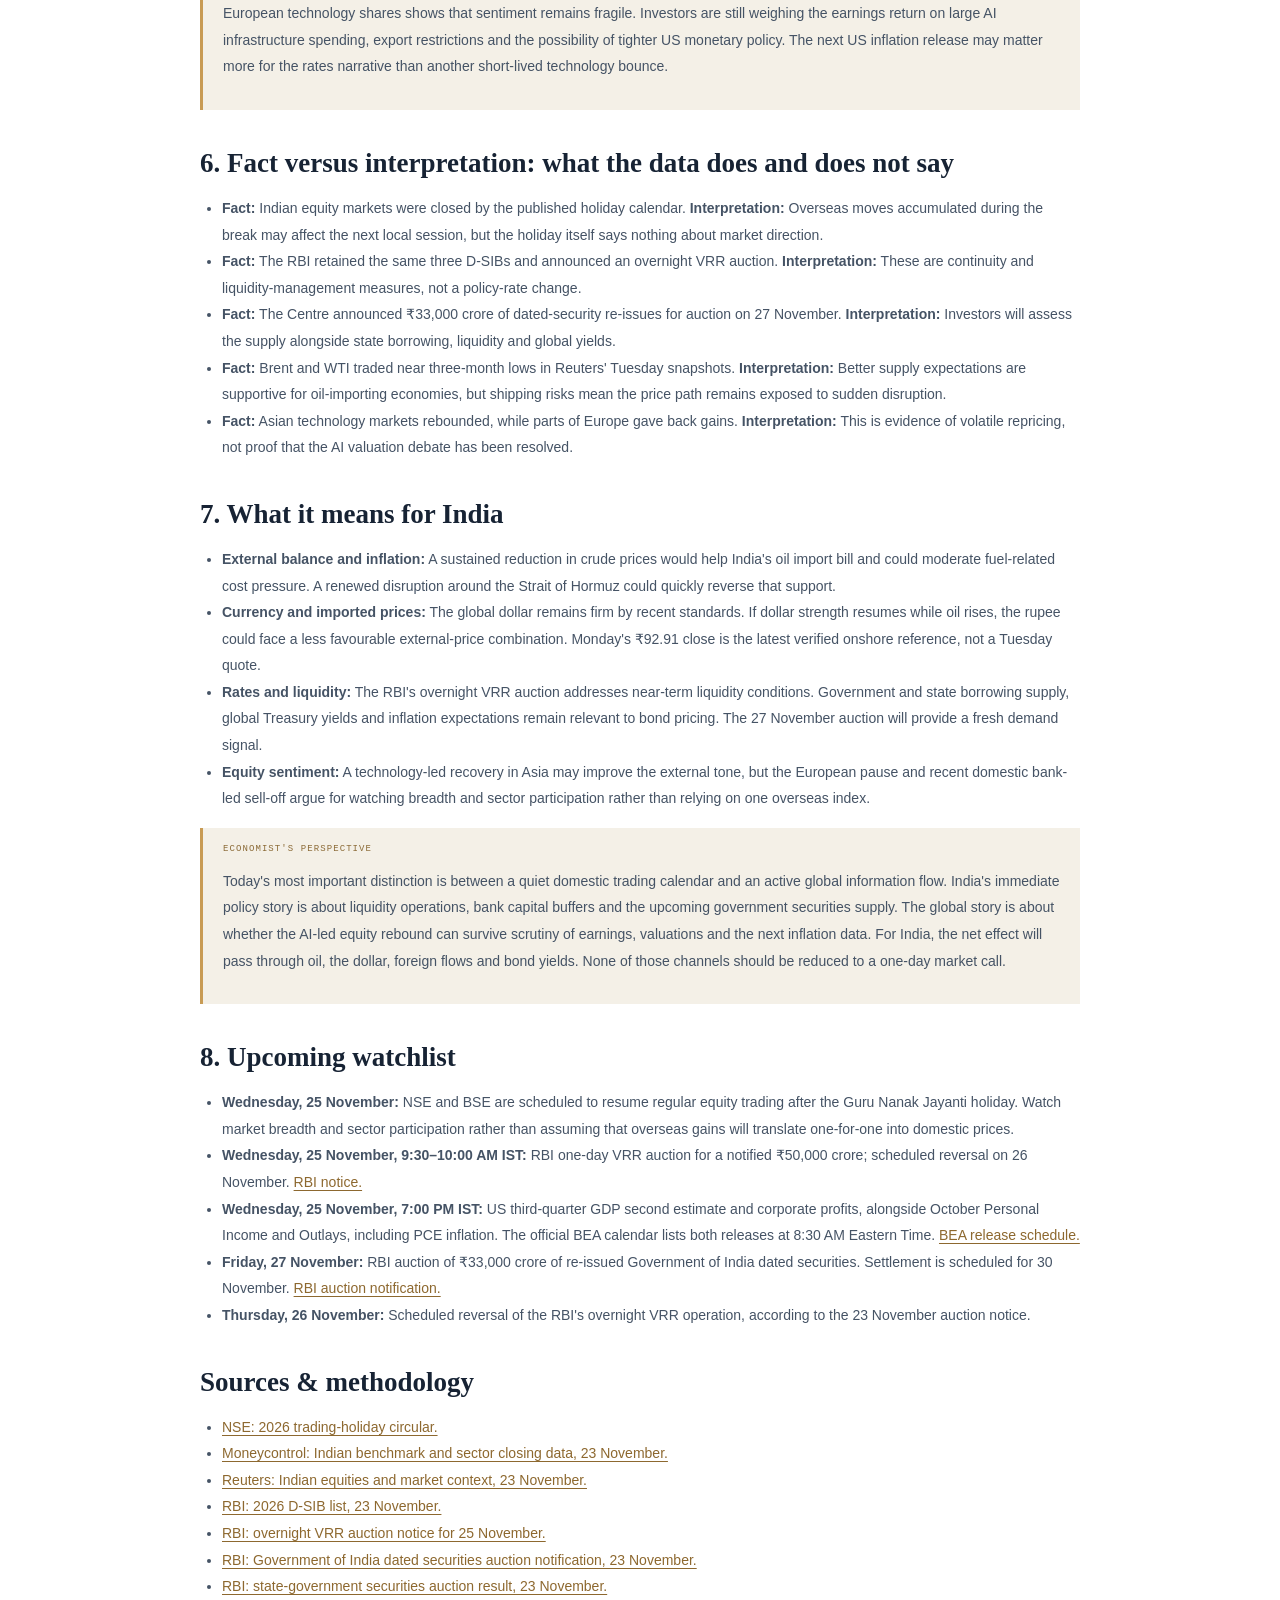
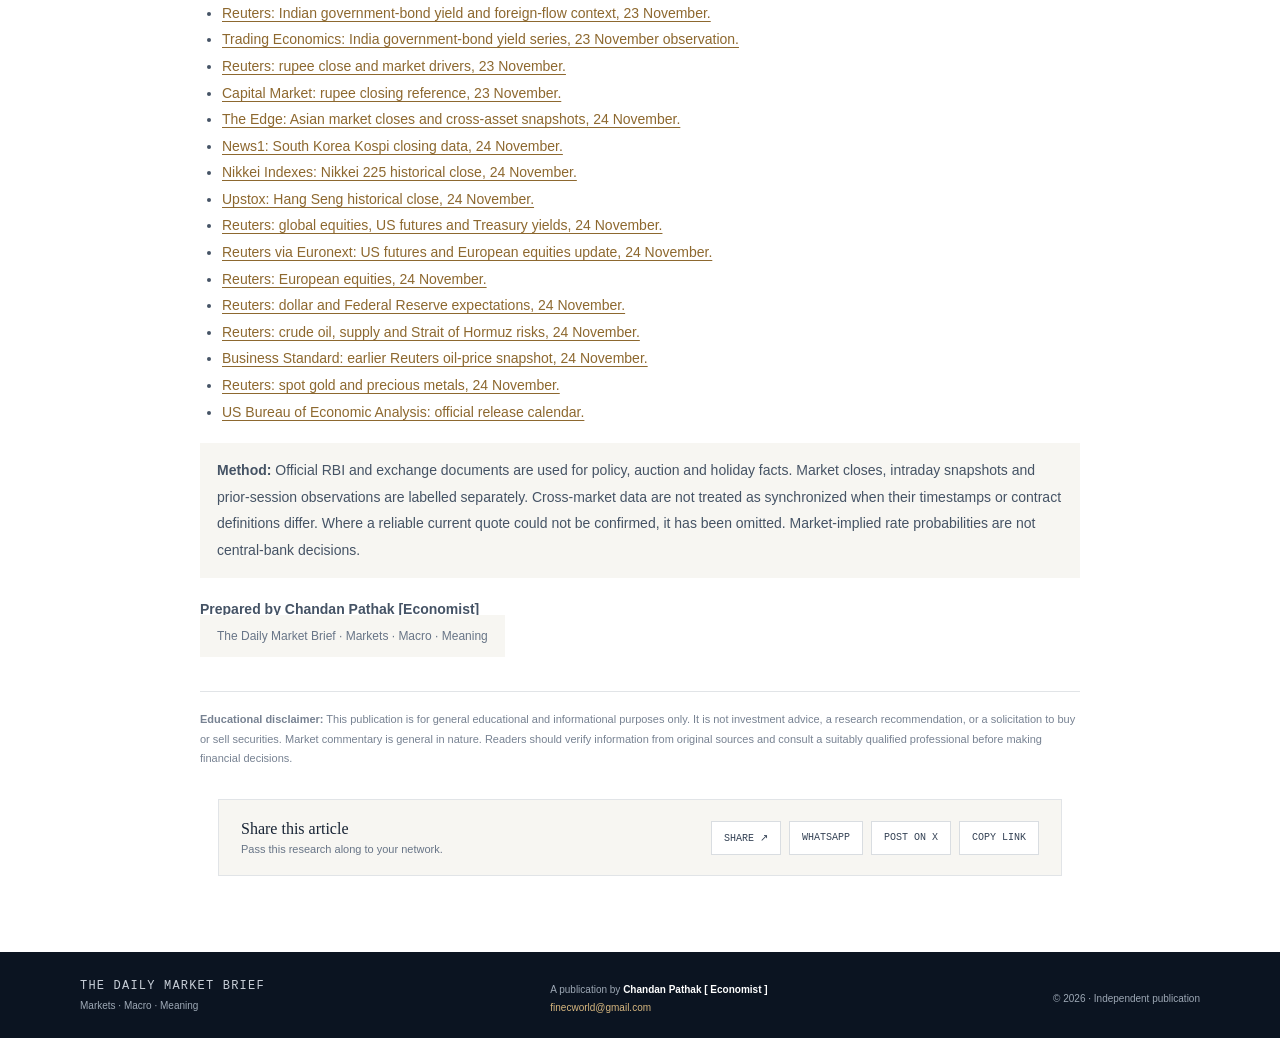
<file: issues/2026-11-24.html>
<!doctype html>
<html lang="en">
<head>
<meta charset="utf-8">
<meta name="viewport" content="width=device-width,initial-scale=1">
<meta name="description" content="The Daily Market Brief for 24 November 2026: Indian markets pause for Guru Nanak Jayanti, the RBI publishes its 2026 D-SIB list and schedules fresh liquidity operations, while global markets reassess the AI rebound and falling oil prices.">
<meta name="theme-color" content="#101b2b">
<title>Daily Market Brief, 24 November 2026: Dalal Street Holiday, RBI Liquidity and Global AI Rebound | The Daily Market Brief</title>
<link rel="manifest" href="../manifest.json">
<link rel="icon" href="../assets/favicon.svg" type="image/svg+xml">
<link rel="stylesheet" href="../styles.css">
<link rel="canonical" href="https://arthikview.github.io/daily-market-brief/issues/2026-11-24.html">
<meta property="og:type" content="article">
<meta property="og:site_name" content="The Daily Market Brief">
<meta property="og:title" content="A holiday pause on Dalal Street; RBI's next liquidity move and a global AI rebound in focus">
<meta property="og:description" content="Indian cash markets are closed for Guru Nanak Jayanti. The RBI retains three D-SIBs, announces a fresh VRR auction and a ₹33,000-crore government bond sale, while oil eases and Asian equities rebound.">
<meta property="og:url" content="https://arthikview.github.io/daily-market-brief/issues/2026-11-24.html">
<meta name="twitter:card" content="summary">
<meta name="twitter:title" content="Daily Market Brief, 24 November 2026">
<meta name="twitter:description" content="Indian market holiday, RBI D-SIB and liquidity updates, government borrowing, global equities, oil and gold.">
<meta property="article:published_time" content="2026-11-24">
<meta property="article:modified_time" content="2026-11-24T20:15:00+05:30">
<script type="application/ld+json">{"@context":"https://schema.org","@type":"Article","headline":"A holiday pause on Dalal Street; RBI's next liquidity move and a global AI rebound in focus","description":"The Daily Market Brief for 24 November 2026, covering Indian market closures, RBI updates, government borrowing, global markets, currencies and commodities.","mainEntityOfPage":{"@type":"WebPage","@id":"https://arthikview.github.io/daily-market-brief/issues/2026-11-24.html"},"url":"https://arthikview.github.io/daily-market-brief/issues/2026-11-24.html","datePublished":"2026-11-24","dateModified":"2026-11-24T20:15:00+05:30","author":{"@type":"Person","name":"Chandan Pathak","jobTitle":"Economist"},"publisher":{"@type":"Organization","name":"The Daily Market Brief","url":"https://arthikview.github.io/daily-market-brief/"},"inLanguage":"en-IN"}</script>
<!-- Google Analytics 4 -->
<script async src="https://www.googletagmanager.com/gtag/js?id=G-FXRHR5E7TX"></script>
<script>
  window.dataLayer = window.dataLayer || [];
  function gtag(){dataLayer.push(arguments);}
  gtag('js', new Date());
  gtag('config', 'G-FXRHR5E7TX');
</script>
<style>
.article-wrap{width:min(880px,calc(100% - 36px));margin:54px auto 76px}
.back{font:10px var(--mono);letter-spacing:.1em;color:#98733c;text-decoration:none}
.kicker{font:10px var(--mono);letter-spacing:.14em;color:#98733c;margin-top:30px}
.article-wrap h1{font:700 clamp(34px,6vw,54px)/1.12 var(--serif);margin:12px 0}
.deck{font-size:16px;line-height:1.8;color:#687587;max-width:790px}
.byline{font:10px var(--mono);letter-spacing:.08em;color:#687587;border-block:1px solid var(--line);padding:15px 0;margin:24px 0 25px}
.edition-meta{display:flex;gap:10px 20px;flex-wrap:wrap;font:10px var(--mono);letter-spacing:.07em;color:#8b6a36;margin:16px 0 22px}
.article-body h2{font:700 27px var(--serif);margin:38px 0 12px}
.article-body h3{font:600 19px var(--serif);margin:25px 0 8px}
.article-body p,.article-body li{font-size:14px;line-height:1.9;color:#455365}
.article-body a{color:#8d682f;text-decoration:underline;text-underline-offset:3px;overflow-wrap:anywhere}
.article-body ul{padding-left:22px}
.factbox{background:#edf2f5;border-left:3px solid #56728b;padding:16px 20px;margin:15px 0}
.analysisbox{background:#f4f0e7;border-left:3px solid var(--gold);padding:16px 20px;margin:15px 0}
.small-label{font:9px var(--mono);letter-spacing:.12em;color:#8b6a36}
.note{padding:14px 17px;background:#f7f6f2;color:#687587;font-size:12px;line-height:1.75;margin:18px 0}
.data-table{width:100%;border-collapse:collapse;margin:16px 0;font-size:13px}
.data-table th,.data-table td{text-align:left;border-bottom:1px solid var(--line);padding:11px 9px;vertical-align:top}
.data-table th{font:10px var(--mono);color:#8b6a36;letter-spacing:.08em}
.stat-grid{display:grid;grid-template-columns:repeat(3,minmax(0,1fr));gap:10px;margin:18px 0}
.stat{border:1px solid var(--line);background:#fff;padding:14px}
.stat strong{display:block;font:700 23px var(--serif);color:var(--ink);margin:5px 0}
.stat span{display:block;font:9px var(--mono);letter-spacing:.08em;color:#778292}
.article-disclaimer{border-top:1px solid var(--line);margin-top:42px;padding-top:18px;font-size:11px;color:#778292;line-height:1.8}
@media(max-width:620px){.stat-grid{grid-template-columns:1fr}.data-table{font-size:12px}.data-table th,.data-table td{padding:9px 6px}}
</style>
</head>
<body>
<div class="topline"><div class="wrap topinner"><span>THE DAILY MARKET BRIEF</span><span>INDIA &amp; GLOBAL MARKETS</span></div></div>
<header class="site-header"><div class="wrap header-inner">
<a class="brand" href="../index.html"><span class="brand-mark">MB</span><span><strong>THE DAILY MARKET BRIEF</strong><small>Markets · Macro · Meaning</small></span></a>
<a class="back" href="../index.html">← ALL EDITIONS</a>
</div></header>
<main class="article-wrap">
<a class="back" href="../index.html">← BACK TO THE DAILY BRIEF</a>
<div class="kicker">DAILY EDITION · TUESDAY · 24 NOVEMBER 2026</div>
<h1>A holiday pause on Dalal Street; <em style="color:#98733c;font-weight:400">RBI's next liquidity move and a global AI rebound in focus</em></h1>
<p class="deck">Indian cash markets took a scheduled holiday, but the macro calendar kept moving. The RBI retained the same three domestic systemically important banks, announced a fresh overnight liquidity auction and notified a ₹33,000-crore government securities sale. Overseas, Asian equities rebounded sharply, but the AI-led rally lost momentum in Europe and US pre-market trading; crude remained near a three-month low.</p>
<div class="edition-meta"><span>RESEARCH CUT-OFF · 8:15 PM IST</span><span>INDIA CASH-MARKET DATA · LAST CLOSE 23 NOVEMBER</span><span>TUESDAY · 24 NOVEMBER 2026</span></div>
<div class="byline">BY <strong>CHANDAN PATHAK [ ECONOMIST ]</strong> · 24 NOVEMBER 2026 · 7 MIN READ</div>
<article class="article-body">
<div class="note"><strong>Data and timing note:</strong> NSE and BSE cash-market figures below refer to Monday, 23 November because Indian equity markets were closed on Tuesday for Prakash Gurpurb Sri Guru Nanak Dev. The latest onshore rupee and Indian government-bond observations are also from 23 November. Overseas equity closes are for 24 November; European shares, oil, gold and currency figures are timestamped snapshots, not all simultaneous and not necessarily settlement prices. No MCX contract-specific quote is reproduced because a reliable post-reopening quote could not be independently confirmed by the research cut-off.</div>

<div class="factbox"><div class="small-label">EVENING UPDATE · 8:15 PM IST · 24 NOVEMBER</div>
<p><strong>Wall Street's AI rebound is facing a test.</strong> In its later Tuesday update, Reuters reported that Nasdaq futures had fallen 0.9% after Monday's near-7% surge, while the pan-European STOXX 600 was down 0.1%, with miners under pressure. This is a pre-US-cash-session snapshot, not a closing result. The US regular session opened at 8:00 PM IST; no post-open index level is stated here because a reliable, timestamped cash-market quote could not be confirmed at this edition's cut-off. Read the <a href="https://live.euronext.com/en/financial-news/us-futures-european-stocks-slip-nvidia-rally-cools" target="_blank" rel="noopener">Reuters market update carried by Euronext</a>.</p>
<p>The distinction matters for India's next session: Tuesday's Asian gains are confirmed closes, while the US and European figures above are a separate, earlier snapshot. They should not be blended into one synchronized global-market return.</p></div>

<h2>The day in 60 seconds</h2>
<ul>
<li><strong>India market holiday:</strong> NSE and BSE were closed on 24 November for Prakash Gurpurb Sri Guru Nanak Dev. The next scheduled equity session is Wednesday, 25 November.</li>
<li><strong>RBI banking-system update:</strong> SBI, HDFC Bank and ICICI Bank remain the three domestic systemically important banks for 2026, with additional Common Equity Tier 1 requirements of 0.80%, 0.40% and 0.20% of risk-weighted assets respectively.</li>
<li><strong>Liquidity:</strong> The RBI scheduled a one-day ₹50,000-crore overnight VRR auction for 25 November, with reversal on 26 November.</li>
<li><strong>Government borrowing:</strong> The Centre notified a ₹33,000-crore re-issue of four dated securities for auction on 27 November. Separately, states accepted ₹29,717.507 crore against ₹31,950 crore offered in the latest state-securities auction.</li>
<li><strong>Asia:</strong> Technology-linked markets rebounded. Taiwan's Taiex rose 8.99%, South Korea's Kospi gained 6.32% and Japan's Nikkei 225 advanced 3.91%. Hong Kong and Shenzhen finished lower.</li>
<li><strong>Commodities:</strong> Brent was reported at $89.25 a barrel at 5:47 PM IST, after touching a three-month low. Spot gold was $3,624.77 an ounce at 4:16 PM IST as traders awaited US inflation data.</li>
<li><strong>Next major data point:</strong> The US third-quarter GDP second estimate and October Personal Income and Outlays, including PCE inflation, are scheduled for 7:00 PM IST on Wednesday, 25 November.</li>
</ul>

<h2>1. India markets: a scheduled pause, not a new price signal</h2>
<div class="factbox"><div class="small-label">EXCHANGE STATUS · TUESDAY, 24 NOVEMBER</div>
<p>The National Stock Exchange's 2026 capital-market holiday circular lists 24 November as a trading holiday for Prakash Gurpurb Sri Guru Nanak Dev. BSE also observed the holiday. The official <a href="https://nsearchives.nseindia.com/content/circulars/CMTR71775.pdf" target="_blank" rel="noopener">NSE trading-holiday circular</a> is the primary reference; same-day market notices from <a href="https://www.business-standard.com/markets/news/stock-market-holiday-today-nse-bse-closed-for-trading-on-gurpurab-2026-126112300598_1.html" target="_blank" rel="noopener">Business Standard</a> and <a href="https://timesofindia.indiatimes.com/business/india-business/stock-market-holiday-today-are-bse-nse-closed-on-november-24-for-guru-nanak-jayanti/articleshow/136118430.cms" target="_blank" rel="noopener">The Times of India</a> also confirmed the closure. Regular equity trading is scheduled to resume on Wednesday, 25 November.</p></div>
<p>There was no Tuesday cash-market close for the Sensex, Nifty 50 or sector indices. The most recent reference remains Monday's close: the Sensex settled at 82,435.99, down 1.77%; the Nifty 50 closed at 25,349.65, down 1.75%; and the Nifty Bank ended at 62,585.35, down 3.17%. The closing levels were reported by <a href="https://www.moneycontrol.com/news/business/stocks/taking-stock-markets-snap-2-day-gains-sensex-sheds-1-484-pts-nifty-below-25-350-14087155.html" target="_blank" rel="noopener">Moneycontrol</a> and <a href="https://www.reuters.com/world/india/indian-shares-set-open-higher-foreign-inflows-ai-selloff-persists-2026-11-23/" target="_blank" rel="noopener">Reuters</a> on 23 November.</p>
<div class="stat-grid">
<div class="stat"><span>LAST SENSEX CLOSE · 23 NOV</span><strong>82,435.99</strong><span>-1.77% IN THAT SESSION</span></div>
<div class="stat"><span>LAST NIFTY 50 CLOSE · 23 NOV</span><strong>25,349.65</strong><span>-1.75% IN THAT SESSION</span></div>
<div class="stat"><span>LAST NIFTY BANK CLOSE · 23 NOV</span><strong>62,585.35</strong><span>-3.17% IN THAT SESSION</span></div>
</div>
<p>The Multi Commodity Exchange followed a split schedule: its morning session was suspended and its evening session resumed from 5:00 PM, according to the day's exchange-holiday coverage. The <a href="https://www.financialexpress.com/business/industry-are-banks-open-or-closed-today-check-rbis-21-city-holiday-list-for-guru-nanak-jayanti-4392489/" target="_blank" rel="noopener">Financial Express holiday report</a> describes the arrangement. A verified, contract-specific MCX price at this edition's cut-off was not available, so no domestic gold or crude futures close is stated.</p>
<div class="analysisbox"><div class="small-label">WHAT THE HOLIDAY MEANS · ANALYSIS</div><p>A closed domestic cash market does not mean global price discovery stops. Overseas equities, currencies and commodities continued to move, while the MCX had an evening session. The next Indian equity open will therefore incorporate information accumulated while local cash trading was paused. That is a calendar effect, not a forecast of the direction or size of the next move.</p></div>

<h2>2. RBI: D-SIB list unchanged, liquidity operation scheduled</h2>
<h3>Three banks remain systemically important</h3>
<div class="factbox"><div class="small-label">RBI RELEASE · 23 NOVEMBER 2026</div>
<p>The RBI's <a href="https://www.rbi.org.in/Scripts/BS_PressReleaseDisplay.aspx?prid=64025" target="_blank" rel="noopener">2026 Domestic Systemically Important Banks list</a> retains State Bank of India, HDFC Bank and ICICI Bank in the same buckets as the 2025 list. Based on bank data as of 31 March 2026, the additional CET1 capital requirements are:</p>
<table class="data-table"><thead><tr><th>BANK</th><th>RBI BUCKET</th><th>ADDITIONAL CET1 REQUIREMENT</th></tr></thead><tbody>
<tr><td>State Bank of India</td><td>4</td><td><strong>0.80% of RWAs</strong></td></tr>
<tr><td>HDFC Bank</td><td>2</td><td><strong>0.40% of RWAs</strong></td></tr>
<tr><td>ICICI Bank</td><td>1</td><td><strong>0.20% of RWAs</strong></td></tr>
</tbody></table>
<p>The additional requirement is over and above the capital conservation buffer. The RBI's release explains that the D-SIB framework assigns additional capital requirements according to each bank's systemic importance score.</p></div>
<div class="analysisbox"><div class="small-label">WHY IT MATTERS · ANALYSIS</div><p>The list is a prudential classification, not a signal that the three banks have newly entered distress. Keeping the same names and buckets indicates continuity in the RBI's systemic-importance assessment. The extra capital buffer is designed to strengthen loss-absorbing capacity because disruption at a systemically important lender could have wider consequences for the financial system.</p></div>
<h3>Overnight VRR auction on 25 November</h3>
<div class="factbox"><div class="small-label">RBI LIQUIDITY NOTICE · 23 NOVEMBER</div>
<p>The RBI will conduct a one-day variable-rate repo auction under the liquidity adjustment facility on Wednesday, 25 November. The notified amount is <strong>₹50,000 crore</strong>; the bidding window is <strong>9:30 AM to 10:00 AM IST</strong>, with reversal scheduled for Thursday, 26 November. See the <a href="https://www.rbi.org.in/Scripts/BS_PressReleaseDisplay.aspx?prid=64033" target="_blank" rel="noopener">RBI auction notice</a>.</p></div>
<p>This follows the two short-tenor VRR operations conducted on 23 November. The new notice is an operational liquidity action. It is not a change in the policy repo rate or a fresh monetary-policy announcement.</p>

<h2>3. Government borrowing: a ₹33,000-crore central auction ahead</h2>
<div class="factbox"><div class="small-label">GOVERNMENT OF INDIA SECURITIES · RBI NOTICE, 23 NOVEMBER</div>
<p>The Centre has notified a multiple-price auction of four re-issued dated securities for a total of <strong>₹33,000 crore</strong> on Friday, 27 November:</p>
<table class="data-table"><thead><tr><th>SECURITY</th><th>NOTIFIED AMOUNT</th><th>MATURITY</th></tr></thead><tbody>
<tr><td>6.20% GS 2029</td><td>₹9,000 crore</td><td>17 August 2029</td></tr>
<tr><td>6.57% GS 2033</td><td>₹12,000 crore</td><td>17 August 2033</td></tr>
<tr><td>7.63% GS 2056</td><td>₹9,000 crore</td><td>15 September 2056</td></tr>
<tr><td>7.50% GOI SGrB 2056</td><td>₹3,000 crore</td><td>27 April 2056</td></tr>
</tbody></table>
<p>The government may retain additional subscriptions of up to ₹2,000 crore against each security. Bids are scheduled for 27 November, with settlement on 30 November. The securities are eligible for when-issued trading from 25 to 27 November. Primary source: <a href="https://www.rbi.org.in/Scripts/BS_PressReleaseDisplay.aspx?prid=64029" target="_blank" rel="noopener">RBI notification of the Government of India dated securities auction</a>.</p></div>
<p>Separately, the RBI's <a href="https://www.rbi.org.in/Scripts/BS_PressReleaseDisplay.aspx?prid=64024" target="_blank" rel="noopener">state-government securities auction result</a> for 23 November records ₹29,717.507 crore accepted against ₹31,950 crore offered. The result includes partial acceptances and securities for which no amount was accepted.</p>
<h3>Where the benchmark yield last stood</h3>
<div class="factbox"><div class="small-label">LATEST VERIFIED INDIAN BOND OBSERVATION · MONDAY, 23 NOVEMBER</div>
<p>The benchmark 6.94% Government Security maturing in 2036 ended Monday at a yield of <strong>7.1983%</strong>, compared with 7.1868% on Friday, 20 November, according to <a href="https://www.reuters.com/world/india/foreign-inflows-lend-support-rupee-bonds-oil-focus-2026-11-23/" target="_blank" rel="noopener">Reuters' Indian bond-market report</a>. A separate generic 10-year series showed about 7.20% for 23 November at <a href="https://tradingeconomics.com/india/government-bond-yield" target="_blank" rel="noopener">Trading Economics</a>. There was no new domestic benchmark closing yield for 24 November in this edition.</p></div>
<div class="analysisbox"><div class="small-label">BOND-MARKET READ-THROUGH · ANALYSIS</div><p>The next central auction adds a visible supply event to a market already weighing state borrowing and global yields. Auction demand, accepted yields and the distribution across maturities will matter more than the headline notified amount alone. The RBI's short-tenor liquidity operation may help manage temporary funding conditions, but it does not remove duration or supply risk from government bonds.</p></div>

<h2>4. Rupee and commodities: no fresh domestic close, global prices still moving</h2>
<h3>Rupee</h3>
<div class="factbox"><div class="small-label">LAST REPORTED ONSHORE CLOSE · MONDAY, 23 NOVEMBER</div>
<p>The rupee closed at <strong>₹92.91 per US dollar</strong> on Monday, weaker by 0.26% from Friday's ₹92.67 close. It had briefly strengthened to ₹92.44 earlier in Monday's session before importer dollar demand and weaker domestic equity sentiment weighed on the currency. The close and session context were reported by <a href="https://www.reuters.com/world/india/ai-rout-deepens-keeping-rupee-rally-alive-foreign-equity-buying-2026-11-23/" target="_blank" rel="noopener">Reuters</a> and <a href="https://www.capitalmarket.com/markets/news/currency-news/rupee-skids/1751735" target="_blank" rel="noopener">Capital Market</a>.</p></div>
<p>No new onshore USD/INR closing observation is used for Tuesday. Overseas dollar trading continued: Reuters reported the dollar index easing from a 20-month high, while The Edge's later cross-asset snapshot placed the index at 104.167 at 10:40 GMT (4:10 PM IST). These are global dollar-index observations, not an Indian rupee quote.</p>
<h3>Crude oil</h3>
<div class="factbox"><div class="small-label">BRENT AND WTI · REUTERS SNAPSHOT AT 12:17 GMT / 5:47 PM IST</div>
<p>Brent crude futures were reported at <strong>$89.25 a barrel</strong> and US WTI at <strong>$79.96</strong>, after both benchmarks touched their lowest levels since August. Reuters said rising supply expectations were weighing on prices, while shipping risks through the Strait of Hormuz remained unresolved. The report noted that three vessels were struck by unidentified projectiles while transiting the strait, but all continued their journeys and all crews were accounted for. Read the <a href="https://www.reuters.com/business/energy/oil-holds-near-three-month-low-rising-supply-offsets-hormuz-threat-2026-11-24/" target="_blank" rel="noopener">Reuters oil-market report</a>.</p>
<p>A separate earlier market snapshot carried by <a href="https://www.business-standard.com/amp/markets/commodities/oil-prices-extend-losses-hover-near-three-month-lows-on-supply-concerns-126112400254_1.html" target="_blank" rel="noopener">Business Standard</a> put Brent at $88.71 and WTI at $79.57 at 05:10 GMT. Contract and timestamp differences mean these observations should not be treated as a single closing price.</p></div>
<p>Supply-side factors cited by Reuters included the reopening of Libya's Sharara pipeline, strategic reserve releases and rising observed global inventories. Deutsche Bank estimated that October global liquids inventories implied an oversupply of 1.7 million barrels per day. Reuters also cautioned that shipping constraints and thin inventory buffers leave the physical market vulnerable to disruption.</p>
<h3>Gold and other metals</h3>
<div class="factbox"><div class="small-label">SPOT GOLD · REUTERS SNAPSHOT AT 10:46 GMT / 4:16 PM IST</div>
<p>Spot gold was reported at <strong>$3,624.77 per troy ounce</strong>, down 0.2% at the time of the Reuters snapshot. US gold futures were down 0.8% to $3,623.60. Spot silver fell 2.5% to $41.97 an ounce. Reuters linked the pressure to a firm US dollar and expectations of further Federal Reserve tightening ahead of Wednesday's PCE release. See <a href="https://www.reuters.com/world/india/gold-edges-up-bargain-buying-after-selloff-us-inflation-data-awaited-2026-11-24/" target="_blank" rel="noopener">Reuters' precious-metals report</a>.</p>
<p>The Edge's 10:40 GMT cross-asset table separately showed December 2026 COMEX gold futures at $3,619.90 an ounce. That is a futures-contract snapshot, not the same instrument as Reuters' spot quote. Source: <a href="https://edgeconsultancykw.com/asia-market-wrap-24-november-2026/" target="_blank" rel="noopener">The Edge's 24 November market wrap</a>.</p></div>
<div class="analysisbox"><div class="small-label">INDIA TRANSMISSION CHANNELS · ANALYSIS</div><p>For India, lower crude prices can reduce the import bill and soften imported inflation if the decline persists. That benefit can be diluted by rupee weakness or interrupted by a fresh shipping disruption. Gold is influenced by the dollar, real yields and expectations for US monetary policy; the global spot quote should not be confused with a domestic retail price or an MCX futures settlement.</p></div>

<h2>5. Global markets: Asia rebounds, Europe pauses</h2>
<h3>Asia's technology-led recovery</h3>
<div class="factbox"><div class="small-label">CASH-MARKET CLOSES · TUESDAY, 24 NOVEMBER</div>
<table class="data-table"><thead><tr><th>INDEX</th><th>CLOSE</th><th>SESSION CHANGE</th><th>COMPARISON BASIS</th></tr></thead><tbody>
<tr><td>Taiwan Taiex</td><td>40,122.35</td><td><strong>+8.99%</strong></td><td>Monday close</td></tr>
<tr><td>South Korea Kospi</td><td>5,006.03</td><td><strong>+6.32%</strong></td><td>Monday close</td></tr>
<tr><td>Japan Nikkei 225</td><td>58,644.63</td><td><strong>+3.91%</strong></td><td>Friday close; Tokyo was shut Monday</td></tr>
<tr><td>Hong Kong Hang Seng</td><td>22,219.65</td><td><strong>-0.73%</strong></td><td>Monday close</td></tr>
</tbody></table>
<p>The closing figures are compiled from exchange-sourced data in <a href="https://edgeconsultancykw.com/asia-market-wrap-24-november-2026/" target="_blank" rel="noopener">The Edge's Asia market wrap</a>. The Kospi close is also reported by <a href="https://en.news1.kr/economy/6380690" target="_blank" rel="noopener">News1</a>; the Nikkei 225 close is available in the <a href="https://indexes.nikkei.co.jp/en/nkave/archives/data" target="_blank" rel="noopener">Nikkei Indexes historical data</a>; and the Hang Seng close is cross-checked against <a href="https://upstox.com/global-indices/hang-seng/" target="_blank" rel="noopener">Upstox's historical index data</a>.</p></div>
<p>The rebound followed a sharp recovery in US technology shares on Monday after Nvidia reinstated Jensen Huang as chief executive. Reuters reported that Taiwan's Taiex rose about 9% from an eight-month low and that the broad MSCI Asia-Pacific index outside Japan gained nearly 4% in the early rebound. The move was strongest in semiconductor-linked markets, while Hong Kong and Shenzhen ended lower in The Edge's closing table. The region's recovery was therefore powerful but not uniform.</p>
<h3>Europe and the US policy backdrop</h3>
<div class="factbox"><div class="small-label">EUROPEAN CASH-MARKET SNAPSHOT · 9:20 GMT / 2:50 PM IST</div>
<p>The pan-European STOXX 600 was down 0.16% at 635.92 points. The European technology index fell 0.87%, giving back part of Monday's sharp advance, while miners lost almost 3% as gold and copper prices retreated. Reuters' <a href="https://www.reuters.com/markets/europe/europes-stoxx-600-subdued-after-ai-driven-rally-2026-11-24/" target="_blank" rel="noopener">European market report</a> described the session as a pause after the strongest STOXX 600 gain in six months.</p></div>
<p>In an early global-market snapshot at 1:29 AM UTC (6:59 AM IST), Reuters reported Nasdaq futures down 0.9%, the dollar index easing from a 20-month high, the US two-year Treasury yield at 4.6684% and the 10-year yield at 4.9197%. These are morning observations, not current evening quotes. Reuters also reported that markets were pricing a December Federal Reserve rate increase as almost certain, with only a small implied probability of a 50-basis-point move. These are market-implied probabilities, not a Fed decision. See <a href="https://www.reuters.com/world/china/global-markets-global-markets-2026-11-24/" target="_blank" rel="noopener">Reuters' global-market report</a> and <a href="https://www.reuters.com/business/dollar-climbs-renewed-ai-euphoria-fuels-fed-hike-bets-2026-11-24/" target="_blank" rel="noopener">Reuters' dollar and rates report</a>.</p>
<div class="analysisbox"><div class="small-label">GLOBAL RISK APPETITE · ANALYSIS</div><p>The AI-linked rebound helped restore confidence in parts of Asia's semiconductor supply chain, but the rapid reversal in US futures and European technology shares shows that sentiment remains fragile. Investors are still weighing the earnings return on large AI infrastructure spending, export restrictions and the possibility of tighter US monetary policy. The next US inflation release may matter more for the rates narrative than another short-lived technology bounce.</p></div>

<h2>6. Fact versus interpretation: what the data does and does not say</h2>
<ul>
<li><strong>Fact:</strong> Indian equity markets were closed by the published holiday calendar. <strong>Interpretation:</strong> Overseas moves accumulated during the break may affect the next local session, but the holiday itself says nothing about market direction.</li>
<li><strong>Fact:</strong> The RBI retained the same three D-SIBs and announced an overnight VRR auction. <strong>Interpretation:</strong> These are continuity and liquidity-management measures, not a policy-rate change.</li>
<li><strong>Fact:</strong> The Centre announced ₹33,000 crore of dated-security re-issues for auction on 27 November. <strong>Interpretation:</strong> Investors will assess the supply alongside state borrowing, liquidity and global yields.</li>
<li><strong>Fact:</strong> Brent and WTI traded near three-month lows in Reuters' Tuesday snapshots. <strong>Interpretation:</strong> Better supply expectations are supportive for oil-importing economies, but shipping risks mean the price path remains exposed to sudden disruption.</li>
<li><strong>Fact:</strong> Asian technology markets rebounded, while parts of Europe gave back gains. <strong>Interpretation:</strong> This is evidence of volatile repricing, not proof that the AI valuation debate has been resolved.</li>
</ul>

<h2>7. What it means for India</h2>
<ul>
<li><strong>External balance and inflation:</strong> A sustained reduction in crude prices would help India's oil import bill and could moderate fuel-related cost pressure. A renewed disruption around the Strait of Hormuz could quickly reverse that support.</li>
<li><strong>Currency and imported prices:</strong> The global dollar remains firm by recent standards. If dollar strength resumes while oil rises, the rupee could face a less favourable external-price combination. Monday's ₹92.91 close is the latest verified onshore reference, not a Tuesday quote.</li>
<li><strong>Rates and liquidity:</strong> The RBI's overnight VRR auction addresses near-term liquidity conditions. Government and state borrowing supply, global Treasury yields and inflation expectations remain relevant to bond pricing. The 27 November auction will provide a fresh demand signal.</li>
<li><strong>Equity sentiment:</strong> A technology-led recovery in Asia may improve the external tone, but the European pause and recent domestic bank-led sell-off argue for watching breadth and sector participation rather than relying on one overseas index.</li>
</ul>
<div class="analysisbox"><div class="small-label">ECONOMIST'S PERSPECTIVE</div><p>Today's most important distinction is between a quiet domestic trading calendar and an active global information flow. India's immediate policy story is about liquidity operations, bank capital buffers and the upcoming government securities supply. The global story is about whether the AI-led equity rebound can survive scrutiny of earnings, valuations and the next inflation data. For India, the net effect will pass through oil, the dollar, foreign flows and bond yields. None of those channels should be reduced to a one-day market call.</p></div>

<h2>8. Upcoming watchlist</h2>
<ul>
<li><strong>Wednesday, 25 November:</strong> NSE and BSE are scheduled to resume regular equity trading after the Guru Nanak Jayanti holiday. Watch market breadth and sector participation rather than assuming that overseas gains will translate one-for-one into domestic prices.</li>
<li><strong>Wednesday, 25 November, 9:30–10:00 AM IST:</strong> RBI one-day VRR auction for a notified ₹50,000 crore; scheduled reversal on 26 November. <a href="https://www.rbi.org.in/Scripts/BS_PressReleaseDisplay.aspx?prid=64033" target="_blank" rel="noopener">RBI notice.</a></li>
<li><strong>Wednesday, 25 November, 7:00 PM IST:</strong> US third-quarter GDP second estimate and corporate profits, alongside October Personal Income and Outlays, including PCE inflation. The official BEA calendar lists both releases at 8:30 AM Eastern Time. <a href="https://www.bea.gov/news/schedule/" target="_blank" rel="noopener">BEA release schedule.</a></li>
<li><strong>Friday, 27 November:</strong> RBI auction of ₹33,000 crore of re-issued Government of India dated securities. Settlement is scheduled for 30 November. <a href="https://www.rbi.org.in/Scripts/BS_PressReleaseDisplay.aspx?prid=64029" target="_blank" rel="noopener">RBI auction notification.</a></li>
<li><strong>Thursday, 26 November:</strong> Scheduled reversal of the RBI's overnight VRR operation, according to the 23 November auction notice.</li>
</ul>

<h2>Sources &amp; methodology</h2>
<ul>
<li><a href="https://nsearchives.nseindia.com/content/circulars/CMTR71775.pdf" target="_blank" rel="noopener">NSE: 2026 trading-holiday circular.</a></li>
<li><a href="https://www.moneycontrol.com/news/business/stocks/taking-stock-markets-snap-2-day-gains-sensex-sheds-1-484-pts-nifty-below-25-350-14087155.html" target="_blank" rel="noopener">Moneycontrol: Indian benchmark and sector closing data, 23 November.</a></li>
<li><a href="https://www.reuters.com/world/india/indian-shares-set-open-higher-foreign-inflows-ai-selloff-persists-2026-11-23/" target="_blank" rel="noopener">Reuters: Indian equities and market context, 23 November.</a></li>
<li><a href="https://www.rbi.org.in/Scripts/BS_PressReleaseDisplay.aspx?prid=64025" target="_blank" rel="noopener">RBI: 2026 D-SIB list, 23 November.</a></li>
<li><a href="https://www.rbi.org.in/Scripts/BS_PressReleaseDisplay.aspx?prid=64033" target="_blank" rel="noopener">RBI: overnight VRR auction notice for 25 November.</a></li>
<li><a href="https://www.rbi.org.in/Scripts/BS_PressReleaseDisplay.aspx?prid=64029" target="_blank" rel="noopener">RBI: Government of India dated securities auction notification, 23 November.</a></li>
<li><a href="https://www.rbi.org.in/Scripts/BS_PressReleaseDisplay.aspx?prid=64024" target="_blank" rel="noopener">RBI: state-government securities auction result, 23 November.</a></li>
<li><a href="https://www.reuters.com/world/india/foreign-inflows-lend-support-rupee-bonds-oil-focus-2026-11-23/" target="_blank" rel="noopener">Reuters: Indian government-bond yield and foreign-flow context, 23 November.</a></li>
<li><a href="https://tradingeconomics.com/india/government-bond-yield" target="_blank" rel="noopener">Trading Economics: India government-bond yield series, 23 November observation.</a></li>
<li><a href="https://www.reuters.com/world/india/ai-rout-deepens-keeping-rupee-rally-alive-foreign-equity-buying-2026-11-23/" target="_blank" rel="noopener">Reuters: rupee close and market drivers, 23 November.</a></li>
<li><a href="https://www.capitalmarket.com/markets/news/currency-news/rupee-skids/1751735" target="_blank" rel="noopener">Capital Market: rupee closing reference, 23 November.</a></li>
<li><a href="https://edgeconsultancykw.com/asia-market-wrap-24-november-2026/" target="_blank" rel="noopener">The Edge: Asian market closes and cross-asset snapshots, 24 November.</a></li>
<li><a href="https://en.news1.kr/economy/6380690" target="_blank" rel="noopener">News1: South Korea Kospi closing data, 24 November.</a></li>
<li><a href="https://indexes.nikkei.co.jp/en/nkave/archives/data" target="_blank" rel="noopener">Nikkei Indexes: Nikkei 225 historical close, 24 November.</a></li>
<li><a href="https://upstox.com/global-indices/hang-seng/" target="_blank" rel="noopener">Upstox: Hang Seng historical close, 24 November.</a></li>
<li><a href="https://www.reuters.com/world/china/global-markets-global-markets-2026-11-24/" target="_blank" rel="noopener">Reuters: global equities, US futures and Treasury yields, 24 November.</a></li>
<li><a href="https://live.euronext.com/en/financial-news/us-futures-european-stocks-slip-nvidia-rally-cools" target="_blank" rel="noopener">Reuters via Euronext: US futures and European equities update, 24 November.</a></li>
<li><a href="https://www.reuters.com/markets/europe/europes-stoxx-600-subdued-after-ai-driven-rally-2026-11-24/" target="_blank" rel="noopener">Reuters: European equities, 24 November.</a></li>
<li><a href="https://www.reuters.com/business/dollar-climbs-renewed-ai-euphoria-fuels-fed-hike-bets-2026-11-24/" target="_blank" rel="noopener">Reuters: dollar and Federal Reserve expectations, 24 November.</a></li>
<li><a href="https://www.reuters.com/business/energy/oil-holds-near-three-month-low-rising-supply-offsets-hormuz-threat-2026-11-24/" target="_blank" rel="noopener">Reuters: crude oil, supply and Strait of Hormuz risks, 24 November.</a></li>
<li><a href="https://www.business-standard.com/amp/markets/commodities/oil-prices-extend-losses-hover-near-three-month-lows-on-supply-concerns-126112400254_1.html" target="_blank" rel="noopener">Business Standard: earlier Reuters oil-price snapshot, 24 November.</a></li>
<li><a href="https://www.reuters.com/world/india/gold-edges-up-bargain-buying-after-selloff-us-inflation-data-awaited-2026-11-24/" target="_blank" rel="noopener">Reuters: spot gold and precious metals, 24 November.</a></li>
<li><a href="https://www.bea.gov/news/schedule/" target="_blank" rel="noopener">US Bureau of Economic Analysis: official release calendar.</a></li>
</ul>
<p class="note"><strong>Method:</strong> Official RBI and exchange documents are used for policy, auction and holiday facts. Market closes, intraday snapshots and prior-session observations are labelled separately. Cross-market data are not treated as synchronized when their timestamps or contract definitions differ. Where a reliable current quote could not be confirmed, it has been omitted. Market-implied rate probabilities are not central-bank decisions.</p>
<p><strong>Prepared by Chandan Pathak [Economist]</strong><br><span class="note">The Daily Market Brief · Markets · Macro · Meaning</span></p>
</article>
<div class="article-disclaimer"><strong>Educational disclaimer:</strong> This publication is for general educational and informational purposes only. It is not investment advice, a research recommendation, or a solicitation to buy or sell securities. Market commentary is general in nature. Readers should verify information from original sources and consult a suitably qualified professional before making financial decisions.</div>
<div class="share-strip"><div class="share-copy"><strong>Share this article</strong><span>Pass this research along to your network.</span></div><div class="share-actions"><button type="button" class="native-share">SHARE ↗</button><a class="wa-share" target="_blank" rel="noopener">WHATSAPP</a><a class="x-share" target="_blank" rel="noopener">POST ON X</a><button type="button" class="copy-share">COPY LINK</button></div></div>
<script>
(()=>{const url=window.location.href;const title=document.title;const wa=document.querySelector('.wa-share');const x=document.querySelector('.x-share');wa.href='https://api.whatsapp.com/send?text='+encodeURIComponent(title+' '+url);x.href='https://twitter.com/intent/tweet?text='+encodeURIComponent(title)+'&url='+encodeURIComponent(url);document.querySelector('.native-share').addEventListener('click',async()=>{if(navigator.share){try{await navigator.share({title,text:title,url})}catch(e){}}else{try{await navigator.clipboard.writeText(url);alert('Article link copied.')}catch(e){window.prompt('Copy this article link:',url)}}});document.querySelector('.copy-share').addEventListener('click',async()=>{try{await navigator.clipboard.writeText(url);alert('Article link copied.')}catch(e){window.prompt('Copy this article link:',url)}})})();
</script>
</main>
<footer><div class="wrap footer-inner"><div><strong>THE DAILY MARKET BRIEF</strong><span>Markets · Macro · Meaning</span></div><div class="footer-author">A publication by <strong>Chandan Pathak [ Economist ]</strong><a href="mailto:finecworld@gmail.com">finecworld@gmail.com</a></div><div class="copyright">© 2026 · Independent publication</div></div></footer>
<script src="../pwa.js"></script>
</body>
</html>
</file>
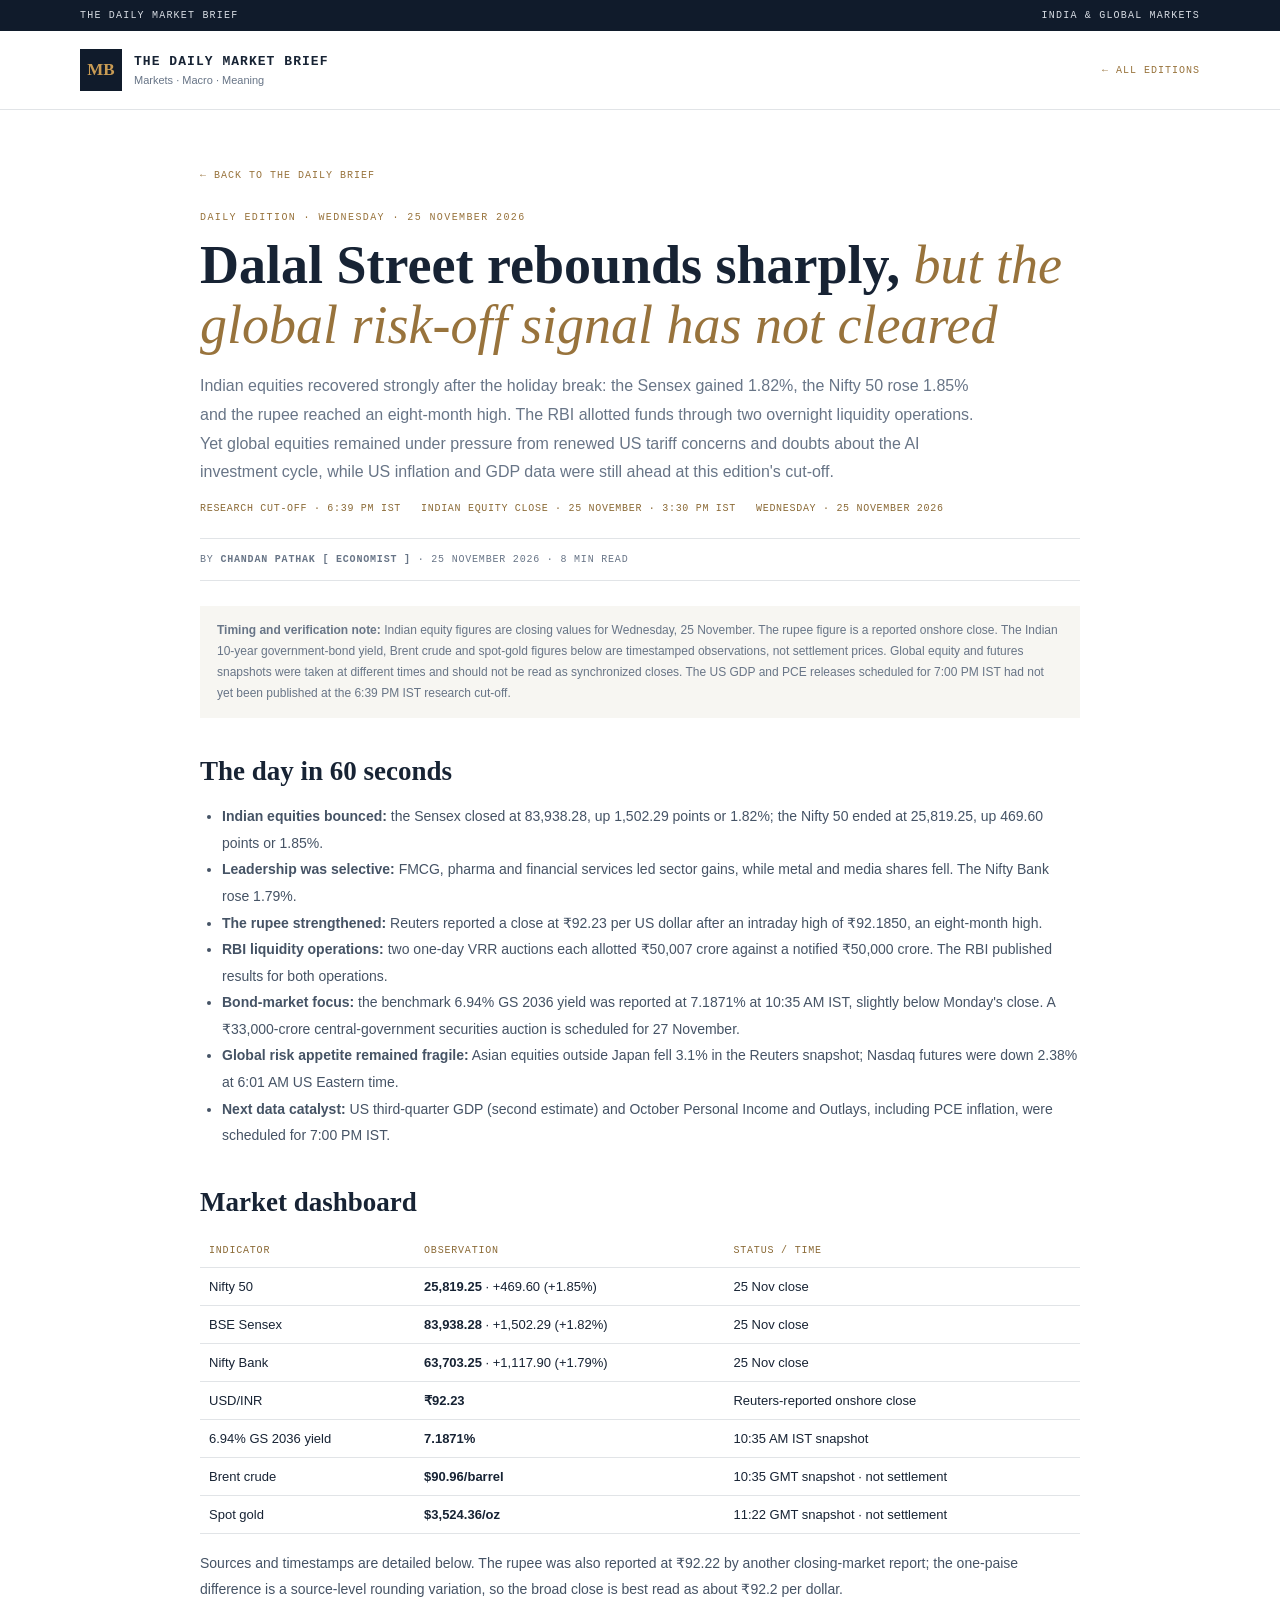
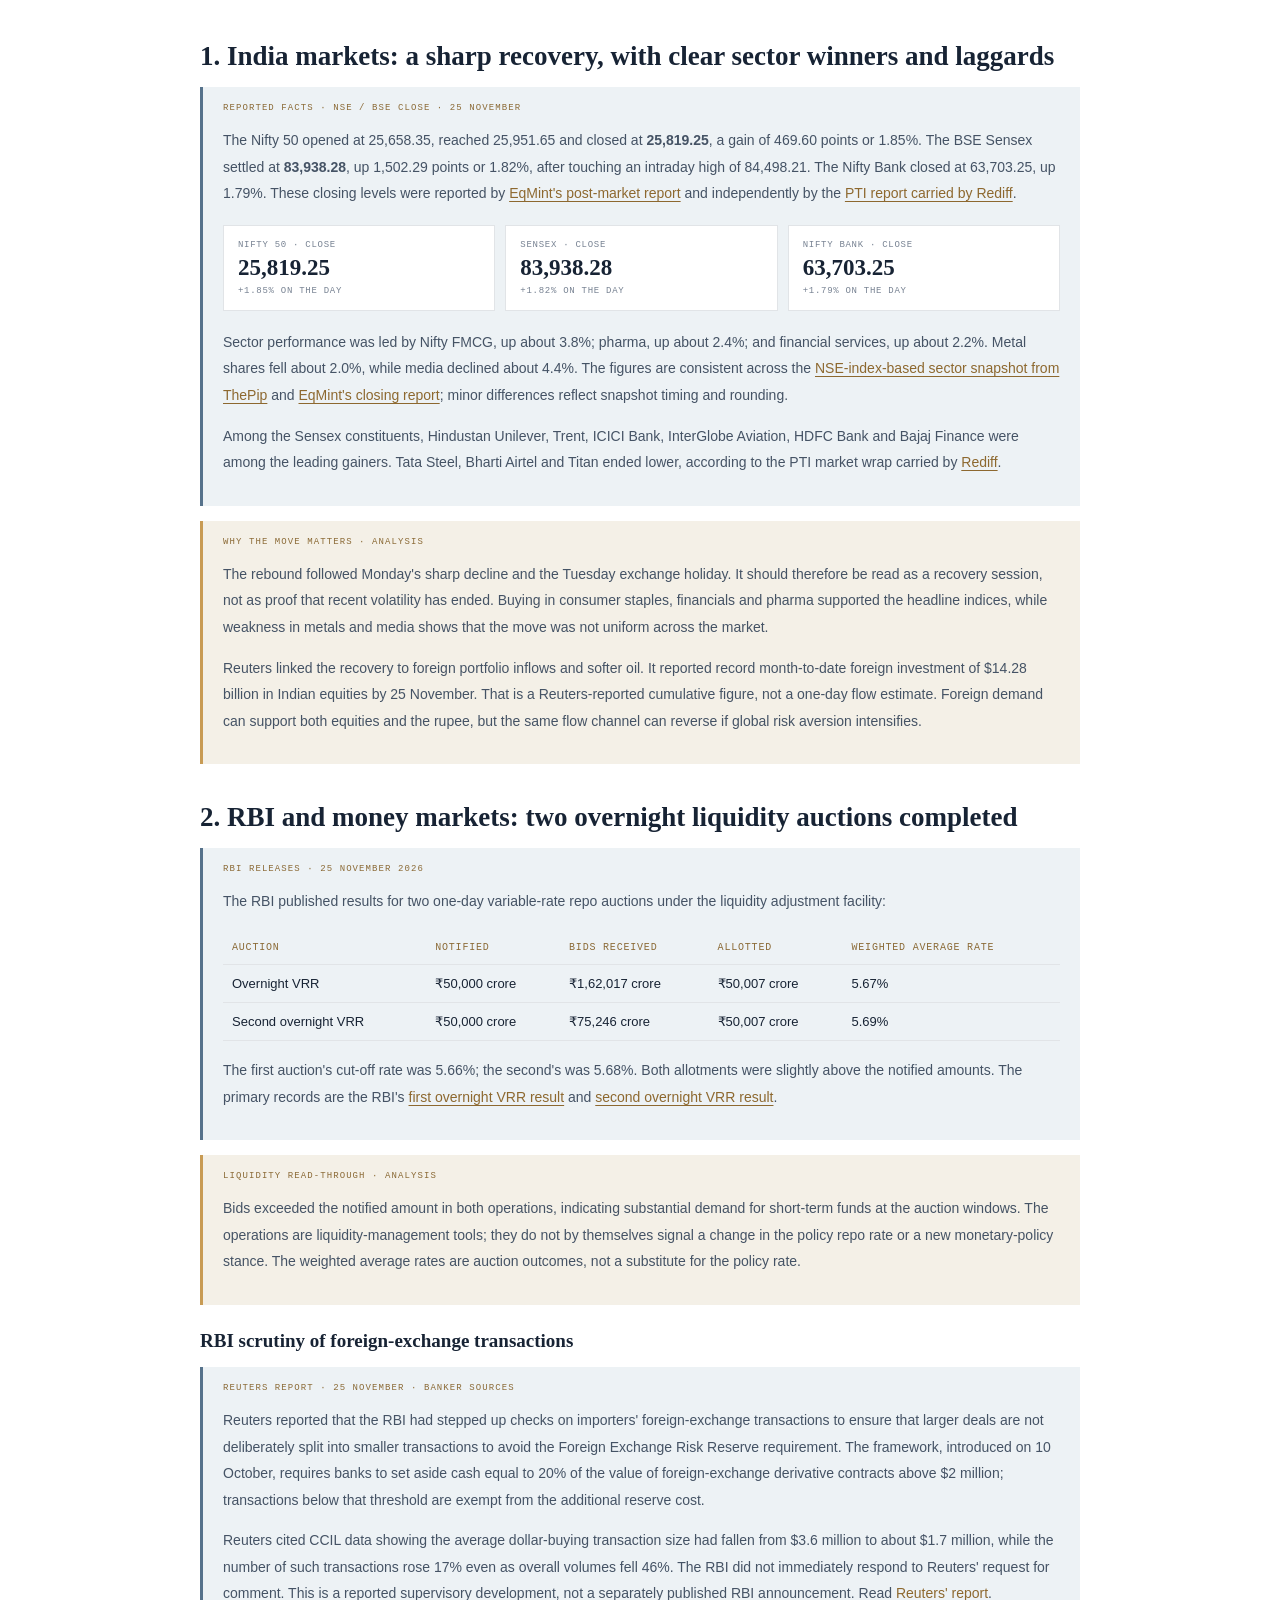
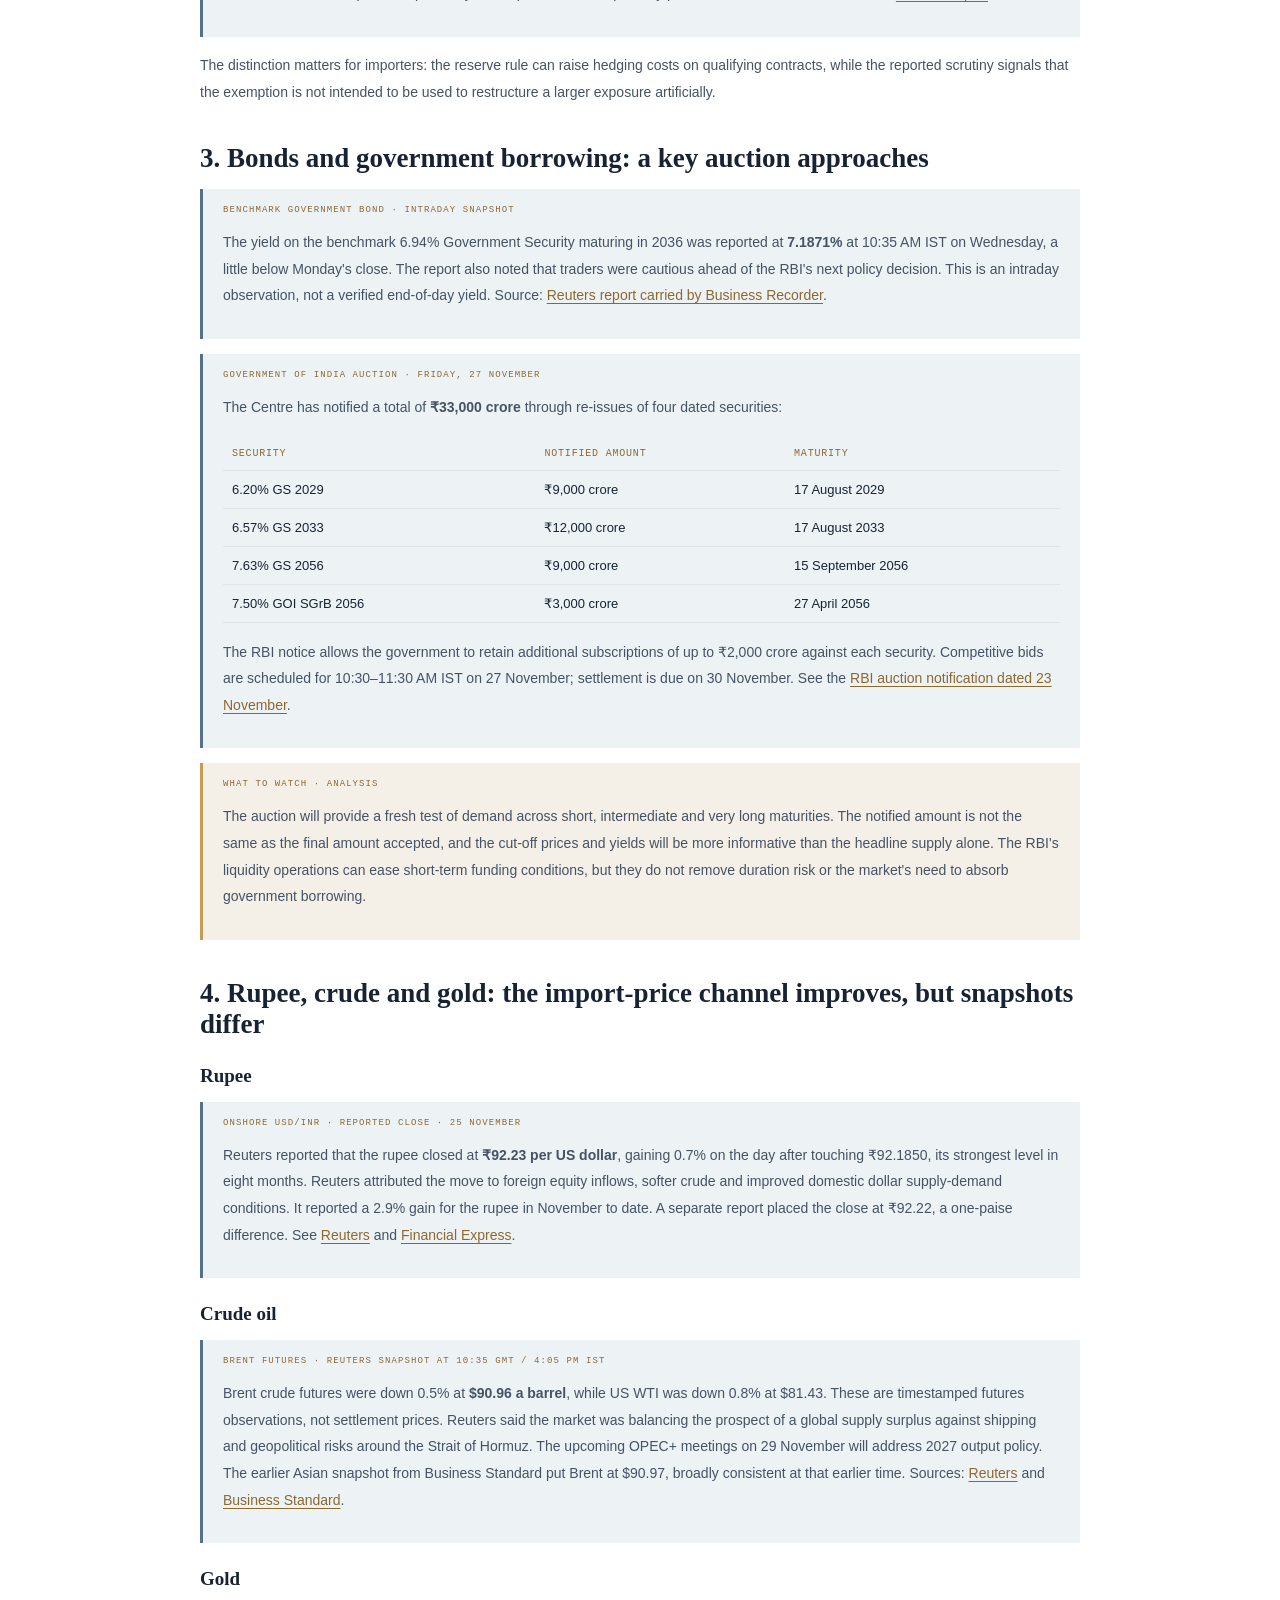
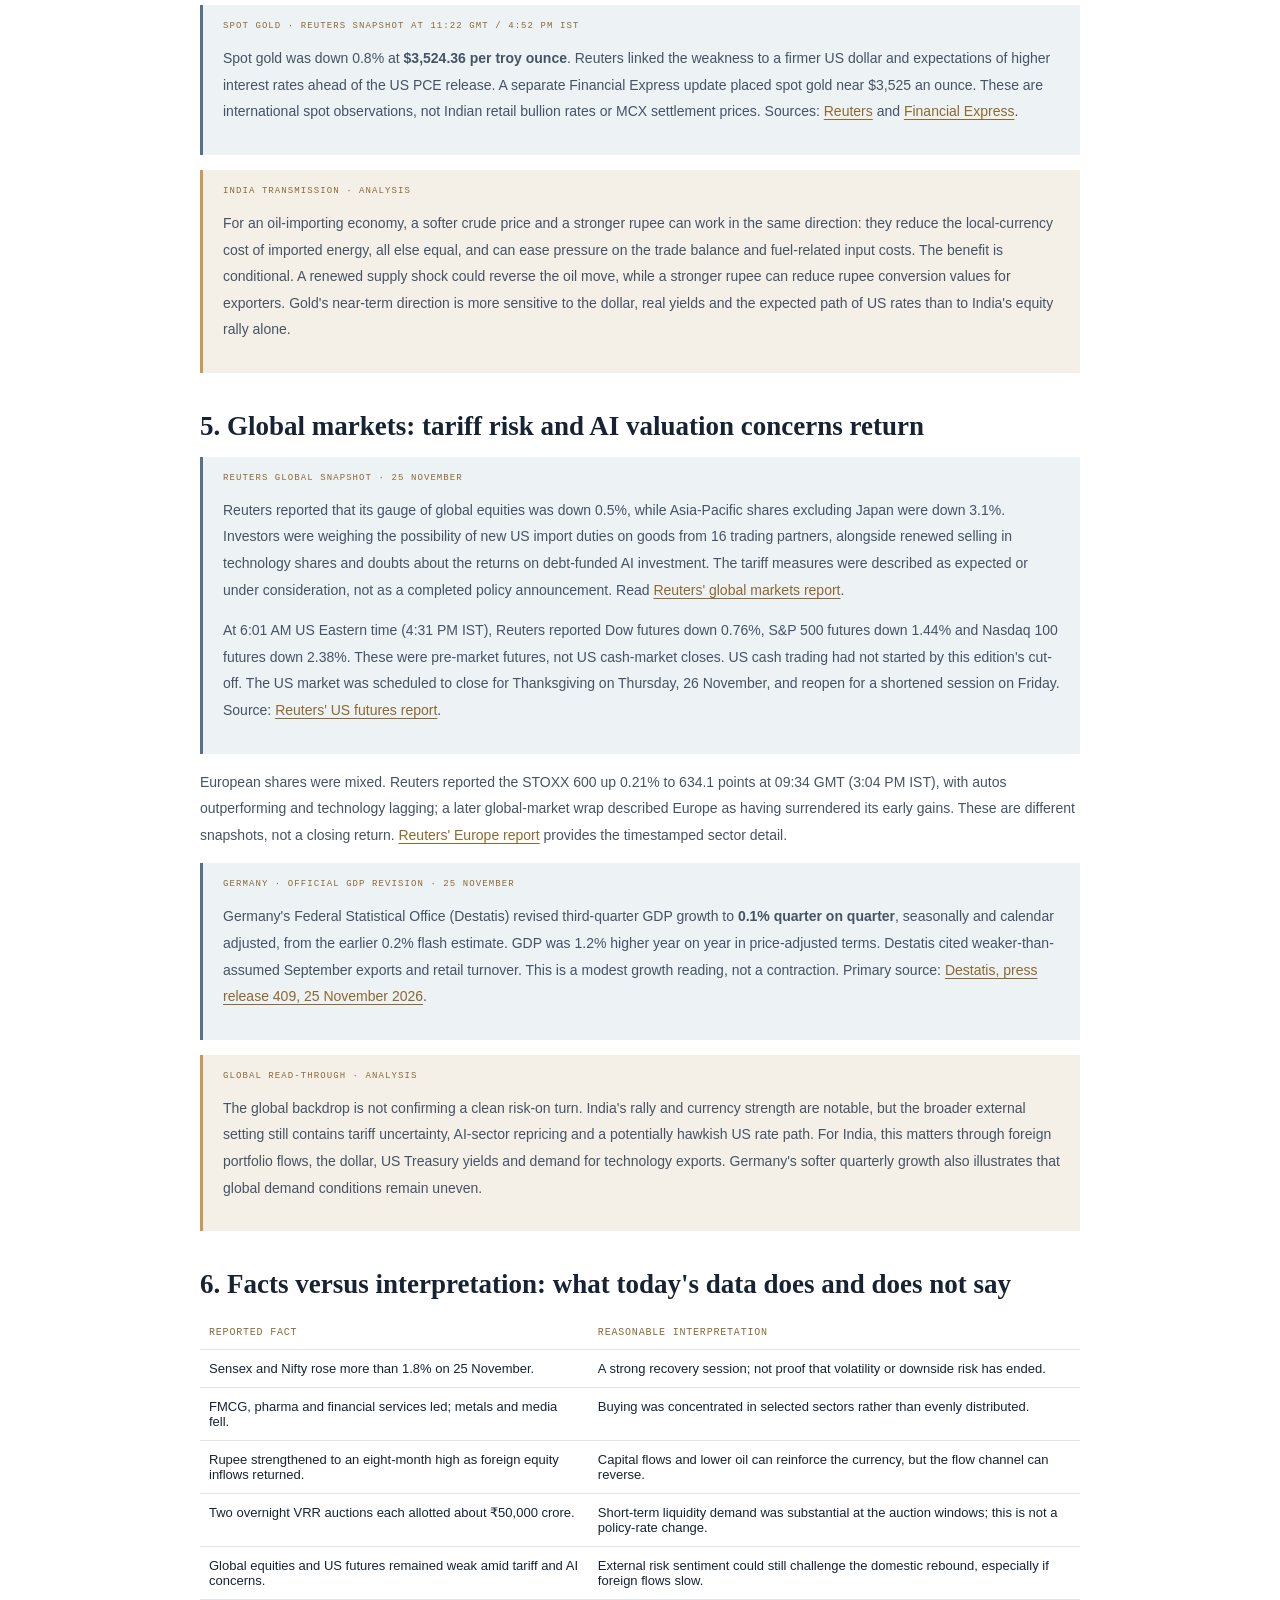
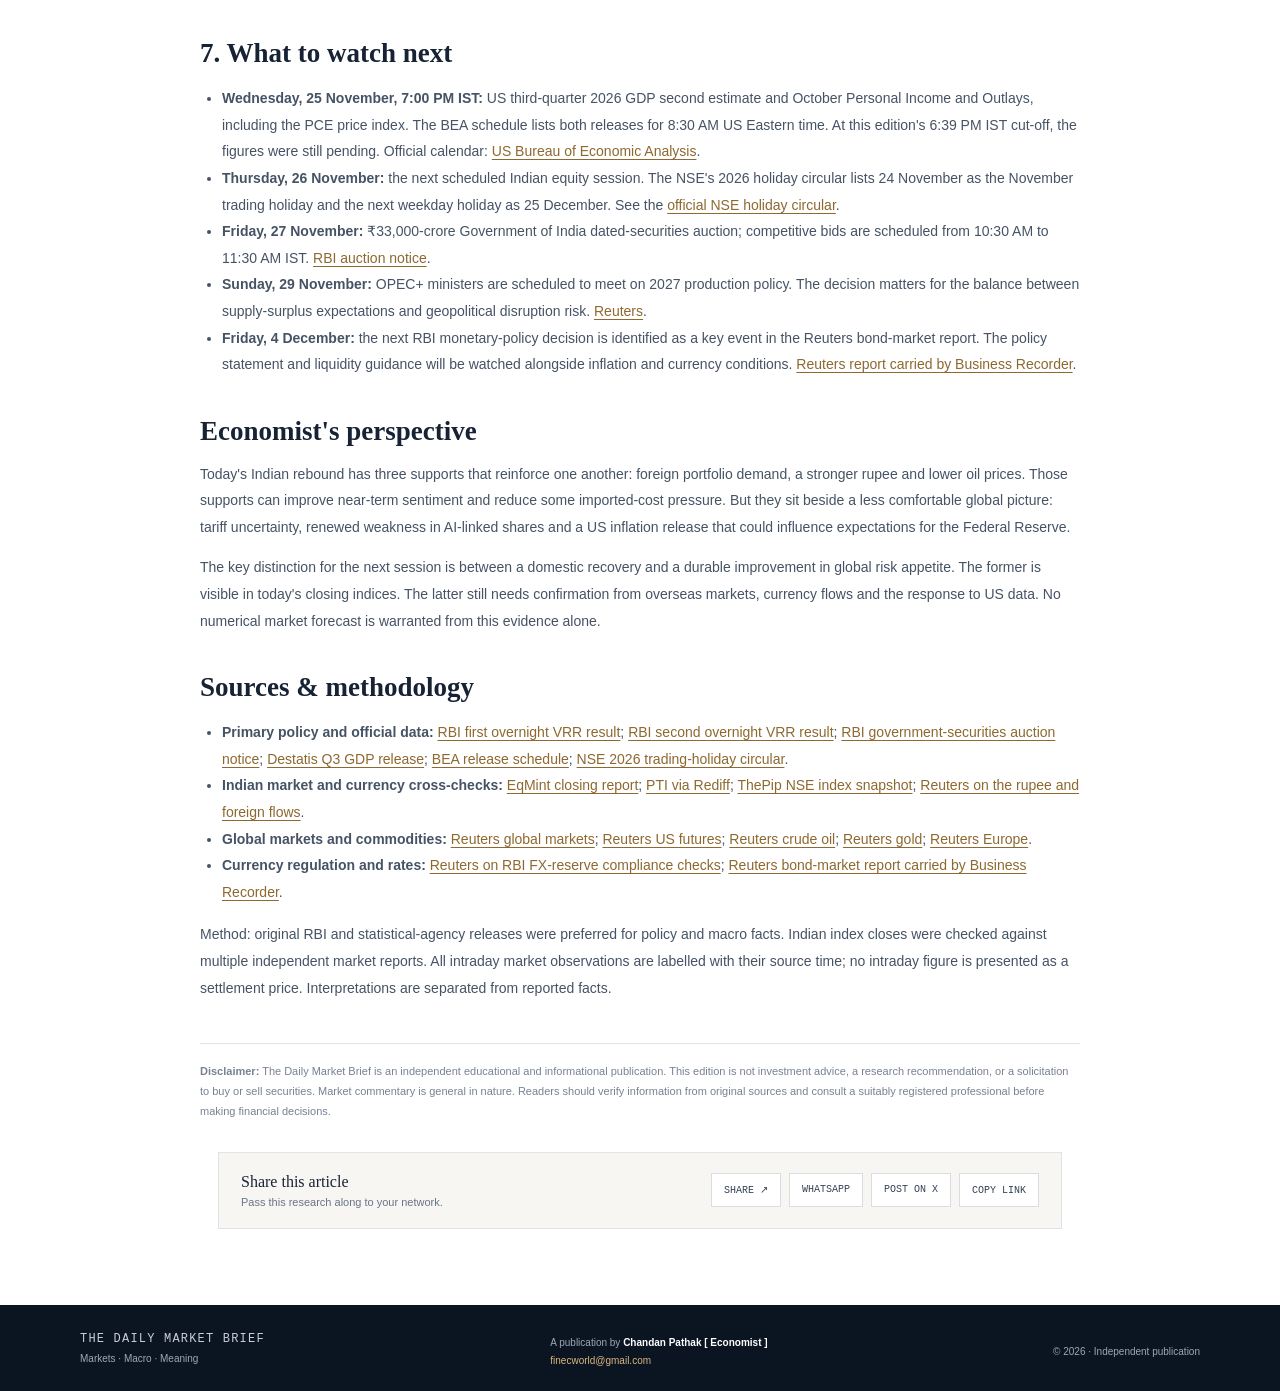
<file: issues/2026-11-25.html>
<!doctype html>
<html lang="en">
<head>
<meta charset="utf-8">
<meta name="viewport" content="width=device-width,initial-scale=1">
<meta name="description" content="The Daily Market Brief for 25 November 2026: Indian equities rebound, the rupee reaches an eight-month high, the RBI conducts overnight liquidity operations and global markets remain under pressure from tariff and AI concerns.">
<meta name="theme-color" content="#101b2b">
<title>Daily Market Brief, 25 November 2026: Dalal Street Rebounds as Global Risk-Off Persists | The Daily Market Brief</title>
<link rel="manifest" href="../manifest.json">
<link rel="icon" href="../assets/favicon.svg" type="image/svg+xml">
<link rel="stylesheet" href="../styles.css">
<link rel="canonical" href="https://arthikview.github.io/daily-market-brief/issues/2026-11-25.html">
<meta property="og:type" content="article">
<meta property="og:site_name" content="The Daily Market Brief">
<meta property="og:title" content="Dalal Street rebounds sharply, but the global risk-off signal has not cleared">
<meta property="og:description" content="The Sensex gained 1.82%, the Nifty 50 rose 1.85% and the rupee closed at an eight-month high. RBI liquidity operations, a government bond auction and global tariff and AI risks remain in focus.">
<meta property="og:url" content="https://arthikview.github.io/daily-market-brief/issues/2026-11-25.html">
<meta name="twitter:card" content="summary">
<meta name="twitter:title" content="Daily Market Brief, 25 November 2026">
<meta name="twitter:description" content="Indian equities rebound, rupee strengthens, RBI conducts liquidity operations and global risk sentiment remains fragile.">
<meta property="article:published_time" content="2026-11-25">
<meta property="article:modified_time" content="2026-11-25T18:39:00+05:30">
<script type="application/ld+json">{"@context":"https://schema.org","@type":"Article","headline":"Dalal Street rebounds sharply, but the global risk-off signal has not cleared","description":"The Daily Market Brief for 25 November 2026, covering Indian equities, RBI liquidity operations, the rupee, bonds, commodities and global markets.","mainEntityOfPage":{"@type":"WebPage","@id":"https://arthikview.github.io/daily-market-brief/issues/2026-11-25.html"},"url":"https://arthikview.github.io/daily-market-brief/issues/2026-11-25.html","datePublished":"2026-11-25","dateModified":"2026-11-25T18:39:00+05:30","author":{"@type":"Person","name":"Chandan Pathak","jobTitle":"Economist"},"publisher":{"@type":"Organization","name":"The Daily Market Brief","url":"https://arthikview.github.io/daily-market-brief/"},"inLanguage":"en-IN"}</script>
<!-- Google Analytics 4 -->
<script async src="https://www.googletagmanager.com/gtag/js?id=G-FXRHR5E7TX"></script>
<script>
  window.dataLayer = window.dataLayer || [];
  function gtag(){dataLayer.push(arguments);}
  gtag('js', new Date());
  gtag('config', 'G-FXRHR5E7TX');
</script>
<style>
.article-wrap{width:min(880px,calc(100% - 36px));margin:54px auto 76px}
.back{font:10px var(--mono);letter-spacing:.1em;color:#98733c;text-decoration:none}
.kicker{font:10px var(--mono);letter-spacing:.14em;color:#98733c;margin-top:30px}
.article-wrap h1{font:700 clamp(34px,6vw,54px)/1.12 var(--serif);margin:12px 0}
.deck{font-size:16px;line-height:1.8;color:#687587;max-width:790px}
.byline{font:10px var(--mono);letter-spacing:.08em;color:#687587;border-block:1px solid var(--line);padding:15px 0;margin:24px 0 25px}
.edition-meta{display:flex;gap:10px 20px;flex-wrap:wrap;font:10px var(--mono);letter-spacing:.07em;color:#8b6a36;margin:16px 0 22px}
.article-body h2{font:700 27px var(--serif);margin:38px 0 12px}
.article-body h3{font:600 19px var(--serif);margin:25px 0 8px}
.article-body p,.article-body li{font-size:14px;line-height:1.9;color:#455365}
.article-body a{color:#8d682f;text-decoration:underline;text-underline-offset:3px;overflow-wrap:anywhere}
.article-body ul{padding-left:22px}
.factbox{background:#edf2f5;border-left:3px solid #56728b;padding:16px 20px;margin:15px 0}
.analysisbox{background:#f4f0e7;border-left:3px solid var(--gold);padding:16px 20px;margin:15px 0}
.small-label{font:9px var(--mono);letter-spacing:.12em;color:#8b6a36}
.note{padding:14px 17px;background:#f7f6f2;color:#687587;font-size:12px;line-height:1.75;margin:18px 0}
.data-table{width:100%;border-collapse:collapse;margin:16px 0;font-size:13px}
.data-table th,.data-table td{text-align:left;border-bottom:1px solid var(--line);padding:11px 9px;vertical-align:top}
.data-table th{font:10px var(--mono);color:#8b6a36;letter-spacing:.08em}
.stat-grid{display:grid;grid-template-columns:repeat(3,minmax(0,1fr));gap:10px;margin:18px 0}
.stat{border:1px solid var(--line);background:#fff;padding:14px}
.stat strong{display:block;font:700 23px var(--serif);color:var(--ink);margin:5px 0}
.stat span{display:block;font:9px var(--mono);letter-spacing:.08em;color:#778292}
.article-disclaimer{border-top:1px solid var(--line);margin-top:42px;padding-top:18px;font-size:11px;color:#778292;line-height:1.8}
@media(max-width:620px){.stat-grid{grid-template-columns:1fr}.data-table{font-size:12px}.data-table th,.data-table td{padding:9px 6px}}
</style>
</head>
<body>
<div class="topline"><div class="wrap topinner"><span>THE DAILY MARKET BRIEF</span><span>INDIA &amp; GLOBAL MARKETS</span></div></div>
<header class="site-header"><div class="wrap header-inner">
<a class="brand" href="../index.html"><span class="brand-mark">MB</span><span><strong>THE DAILY MARKET BRIEF</strong><small>Markets · Macro · Meaning</small></span></a>
<a class="back" href="../index.html">← ALL EDITIONS</a>
</div></header>
<main class="article-wrap">
<a class="back" href="../index.html">← BACK TO THE DAILY BRIEF</a>
<div class="kicker">DAILY EDITION · WEDNESDAY · 25 NOVEMBER 2026</div>
<h1>Dalal Street rebounds sharply, <em style="color:#98733c;font-weight:400">but the global risk-off signal has not cleared</em></h1>
<p class="deck">Indian equities recovered strongly after the holiday break: the Sensex gained 1.82%, the Nifty 50 rose 1.85% and the rupee reached an eight-month high. The RBI allotted funds through two overnight liquidity operations. Yet global equities remained under pressure from renewed US tariff concerns and doubts about the AI investment cycle, while US inflation and GDP data were still ahead at this edition's cut-off.</p>
<div class="edition-meta"><span>RESEARCH CUT-OFF · 6:39 PM IST</span><span>INDIAN EQUITY CLOSE · 25 NOVEMBER · 3:30 PM IST</span><span>WEDNESDAY · 25 NOVEMBER 2026</span></div>
<div class="byline">BY <strong>CHANDAN PATHAK [ ECONOMIST ]</strong> · 25 NOVEMBER 2026 · 8 MIN READ</div>
<article class="article-body">
<div class="note"><strong>Timing and verification note:</strong> Indian equity figures are closing values for Wednesday, 25 November. The rupee figure is a reported onshore close. The Indian 10-year government-bond yield, Brent crude and spot-gold figures below are timestamped observations, not settlement prices. Global equity and futures snapshots were taken at different times and should not be read as synchronized closes. The US GDP and PCE releases scheduled for 7:00 PM IST had not yet been published at the 6:39 PM IST research cut-off.</div>

<h2>The day in 60 seconds</h2>
<ul>
<li><strong>Indian equities bounced:</strong> the Sensex closed at 83,938.28, up 1,502.29 points or 1.82%; the Nifty 50 ended at 25,819.25, up 469.60 points or 1.85%.</li>
<li><strong>Leadership was selective:</strong> FMCG, pharma and financial services led sector gains, while metal and media shares fell. The Nifty Bank rose 1.79%.</li>
<li><strong>The rupee strengthened:</strong> Reuters reported a close at ₹92.23 per US dollar after an intraday high of ₹92.1850, an eight-month high.</li>
<li><strong>RBI liquidity operations:</strong> two one-day VRR auctions each allotted ₹50,007 crore against a notified ₹50,000 crore. The RBI published results for both operations.</li>
<li><strong>Bond-market focus:</strong> the benchmark 6.94% GS 2036 yield was reported at 7.1871% at 10:35 AM IST, slightly below Monday's close. A ₹33,000-crore central-government securities auction is scheduled for 27 November.</li>
<li><strong>Global risk appetite remained fragile:</strong> Asian equities outside Japan fell 3.1% in the Reuters snapshot; Nasdaq futures were down 2.38% at 6:01 AM US Eastern time.</li>
<li><strong>Next data catalyst:</strong> US third-quarter GDP (second estimate) and October Personal Income and Outlays, including PCE inflation, were scheduled for 7:00 PM IST.</li>
</ul>

<h2>Market dashboard</h2>
<table class="data-table">
<thead><tr><th>INDICATOR</th><th>OBSERVATION</th><th>STATUS / TIME</th></tr></thead>
<tbody>
<tr><td>Nifty 50</td><td><strong>25,819.25</strong> · +469.60 (+1.85%)</td><td>25 Nov close</td></tr>
<tr><td>BSE Sensex</td><td><strong>83,938.28</strong> · +1,502.29 (+1.82%)</td><td>25 Nov close</td></tr>
<tr><td>Nifty Bank</td><td><strong>63,703.25</strong> · +1,117.90 (+1.79%)</td><td>25 Nov close</td></tr>
<tr><td>USD/INR</td><td><strong>₹92.23</strong></td><td>Reuters-reported onshore close</td></tr>
<tr><td>6.94% GS 2036 yield</td><td><strong>7.1871%</strong></td><td>10:35 AM IST snapshot</td></tr>
<tr><td>Brent crude</td><td><strong>$90.96/barrel</strong></td><td>10:35 GMT snapshot · not settlement</td></tr>
<tr><td>Spot gold</td><td><strong>$3,524.36/oz</strong></td><td>11:22 GMT snapshot · not settlement</td></tr>
</tbody>
</table>
<p>Sources and timestamps are detailed below. The rupee was also reported at ₹92.22 by another closing-market report; the one-paise difference is a source-level rounding variation, so the broad close is best read as about ₹92.2 per dollar.</p>

<h2>1. India markets: a sharp recovery, with clear sector winners and laggards</h2>
<div class="factbox"><div class="small-label">REPORTED FACTS · NSE / BSE CLOSE · 25 NOVEMBER</div>
<p>The Nifty 50 opened at 25,658.35, reached 25,951.65 and closed at <strong>25,819.25</strong>, a gain of 469.60 points or 1.85%. The BSE Sensex settled at <strong>83,938.28</strong>, up 1,502.29 points or 1.82%, after touching an intraday high of 84,498.21. The Nifty Bank closed at 63,703.25, up 1.79%. These closing levels were reported by <a href="https://eqmint.com/post-market-analysis-25-november-2026/" target="_blank" rel="noopener">EqMint's post-market report</a> and independently by the <a href="https://m.rediff.com/news/commentary/2026/nov/25/sensex-surges-1502-points-nifty-hits-25819-on-fund-inflows/ecde2843348fd7897e90a98dcc0e75da" target="_blank" rel="noopener">PTI report carried by Rediff</a>.</p>
<div class="stat-grid">
<div class="stat"><span>NIFTY 50 · CLOSE</span><strong>25,819.25</strong><span>+1.85% ON THE DAY</span></div>
<div class="stat"><span>SENSEX · CLOSE</span><strong>83,938.28</strong><span>+1.82% ON THE DAY</span></div>
<div class="stat"><span>NIFTY BANK · CLOSE</span><strong>63,703.25</strong><span>+1.79% ON THE DAY</span></div>
</div>
<p>Sector performance was led by Nifty FMCG, up about 3.8%; pharma, up about 2.4%; and financial services, up about 2.2%. Metal shares fell about 2.0%, while media declined about 4.4%. The figures are consistent across the <a href="https://www.thepip.in/markets/nifty-bank-stocks-today-25-nov-2026" target="_blank" rel="noopener">NSE-index-based sector snapshot from ThePip</a> and <a href="https://eqmint.com/post-market-analysis-25-november-2026/" target="_blank" rel="noopener">EqMint's closing report</a>; minor differences reflect snapshot timing and rounding.</p>
<p>Among the Sensex constituents, Hindustan Unilever, Trent, ICICI Bank, InterGlobe Aviation, HDFC Bank and Bajaj Finance were among the leading gainers. Tata Steel, Bharti Airtel and Titan ended lower, according to the PTI market wrap carried by <a href="https://m.rediff.com/news/commentary/2026/nov/25/sensex-surges-1502-points-nifty-hits-25819-on-fund-inflows/ecde2843348fd7897e90a98dcc0e75da" target="_blank" rel="noopener">Rediff</a>.</p></div>
<div class="analysisbox"><div class="small-label">WHY THE MOVE MATTERS · ANALYSIS</div>
<p>The rebound followed Monday's sharp decline and the Tuesday exchange holiday. It should therefore be read as a recovery session, not as proof that recent volatility has ended. Buying in consumer staples, financials and pharma supported the headline indices, while weakness in metals and media shows that the move was not uniform across the market.</p>
<p>Reuters linked the recovery to foreign portfolio inflows and softer oil. It reported record month-to-date foreign investment of $14.28 billion in Indian equities by 25 November. That is a Reuters-reported cumulative figure, not a one-day flow estimate. Foreign demand can support both equities and the rupee, but the same flow channel can reverse if global risk aversion intensifies.</p></div>

<h2>2. RBI and money markets: two overnight liquidity auctions completed</h2>
<div class="factbox"><div class="small-label">RBI RELEASES · 25 NOVEMBER 2026</div>
<p>The RBI published results for two one-day variable-rate repo auctions under the liquidity adjustment facility:</p>
<table class="data-table">
<thead><tr><th>AUCTION</th><th>NOTIFIED</th><th>BIDS RECEIVED</th><th>ALLOTTED</th><th>WEIGHTED AVERAGE RATE</th></tr></thead>
<tbody>
<tr><td>Overnight VRR</td><td>₹50,000 crore</td><td>₹1,62,017 crore</td><td>₹50,007 crore</td><td>5.67%</td></tr>
<tr><td>Second overnight VRR</td><td>₹50,000 crore</td><td>₹75,246 crore</td><td>₹50,007 crore</td><td>5.69%</td></tr>
</tbody></table>
<p>The first auction's cut-off rate was 5.66%; the second's was 5.68%. Both allotments were slightly above the notified amounts. The primary records are the RBI's <a href="https://www.rbi.org.in/Scripts/BS_PressReleaseDisplay.aspx?prid=64035" target="_blank" rel="noopener">first overnight VRR result</a> and <a href="https://www.rbi.org.in/Scripts/BS_PressReleaseDisplay.aspx?prid=64038" target="_blank" rel="noopener">second overnight VRR result</a>.</p></div>
<div class="analysisbox"><div class="small-label">LIQUIDITY READ-THROUGH · ANALYSIS</div>
<p>Bids exceeded the notified amount in both operations, indicating substantial demand for short-term funds at the auction windows. The operations are liquidity-management tools; they do not by themselves signal a change in the policy repo rate or a new monetary-policy stance. The weighted average rates are auction outcomes, not a substitute for the policy rate.</p></div>

<h3>RBI scrutiny of foreign-exchange transactions</h3>
<div class="factbox"><div class="small-label">REUTERS REPORT · 25 NOVEMBER · BANKER SOURCES</div>
<p>Reuters reported that the RBI had stepped up checks on importers' foreign-exchange transactions to ensure that larger deals are not deliberately split into smaller transactions to avoid the Foreign Exchange Risk Reserve requirement. The framework, introduced on 10 October, requires banks to set aside cash equal to 20% of the value of foreign-exchange derivative contracts above $2 million; transactions below that threshold are exempt from the additional reserve cost.</p>
<p>Reuters cited CCIL data showing the average dollar-buying transaction size had fallen from $3.6 million to about $1.7 million, while the number of such transactions rose 17% even as overall volumes fell 46%. The RBI did not immediately respond to Reuters' request for comment. This is a reported supervisory development, not a separately published RBI announcement. Read <a href="https://www.reuters.com/world/india/indias-rbi-steps-up-checks-on-importer-trades-amid-surge-in-smaller-deals-bankers-say-2026-11-25/" target="_blank" rel="noopener">Reuters' report</a>.</p></div>
<p>The distinction matters for importers: the reserve rule can raise hedging costs on qualifying contracts, while the reported scrutiny signals that the exemption is not intended to be used to restructure a larger exposure artificially.</p>

<h2>3. Bonds and government borrowing: a key auction approaches</h2>
<div class="factbox"><div class="small-label">BENCHMARK GOVERNMENT BOND · INTRADAY SNAPSHOT</div>
<p>The yield on the benchmark 6.94% Government Security maturing in 2036 was reported at <strong>7.1871%</strong> at 10:35 AM IST on Wednesday, a little below Monday's close. The report also noted that traders were cautious ahead of the RBI's next policy decision. This is an intraday observation, not a verified end-of-day yield. Source: <a href="https://www.brecorder.com/news/40450674/india-bonds-inch-higher-as-oil-steadies-ahead-of-rbi-verdict" target="_blank" rel="noopener">Reuters report carried by Business Recorder</a>.</p></div>
<div class="factbox"><div class="small-label">GOVERNMENT OF INDIA AUCTION · FRIDAY, 27 NOVEMBER</div>
<p>The Centre has notified a total of <strong>₹33,000 crore</strong> through re-issues of four dated securities:</p>
<table class="data-table"><thead><tr><th>SECURITY</th><th>NOTIFIED AMOUNT</th><th>MATURITY</th></tr></thead><tbody>
<tr><td>6.20% GS 2029</td><td>₹9,000 crore</td><td>17 August 2029</td></tr>
<tr><td>6.57% GS 2033</td><td>₹12,000 crore</td><td>17 August 2033</td></tr>
<tr><td>7.63% GS 2056</td><td>₹9,000 crore</td><td>15 September 2056</td></tr>
<tr><td>7.50% GOI SGrB 2056</td><td>₹3,000 crore</td><td>27 April 2056</td></tr>
</tbody></table>
<p>The RBI notice allows the government to retain additional subscriptions of up to ₹2,000 crore against each security. Competitive bids are scheduled for 10:30–11:30 AM IST on 27 November; settlement is due on 30 November. See the <a href="https://www.rbi.org.in/Scripts/BS_PressReleaseDisplay.aspx?prid=64029" target="_blank" rel="noopener">RBI auction notification dated 23 November</a>.</p></div>
<div class="analysisbox"><div class="small-label">WHAT TO WATCH · ANALYSIS</div>
<p>The auction will provide a fresh test of demand across short, intermediate and very long maturities. The notified amount is not the same as the final amount accepted, and the cut-off prices and yields will be more informative than the headline supply alone. The RBI's liquidity operations can ease short-term funding conditions, but they do not remove duration risk or the market's need to absorb government borrowing.</p></div>

<h2>4. Rupee, crude and gold: the import-price channel improves, but snapshots differ</h2>
<h3>Rupee</h3>
<div class="factbox"><div class="small-label">ONSHORE USD/INR · REPORTED CLOSE · 25 NOVEMBER</div>
<p>Reuters reported that the rupee closed at <strong>₹92.23 per US dollar</strong>, gaining 0.7% on the day after touching ₹92.1850, its strongest level in eight months. Reuters attributed the move to foreign equity inflows, softer crude and improved domestic dollar supply-demand conditions. It reported a 2.9% gain for the rupee in November to date. A separate report placed the close at ₹92.22, a one-paise difference. See <a href="https://www.reuters.com/world/india/rupee-scales-8-month-high-after-holiday-foreign-flows-indian-equities-persist-2026-11-25/" target="_blank" rel="noopener">Reuters</a> and <a href="https://www.financialexpress.com/policy/economy/rupee-surges-to-7-month-high-rallies-to-92-46-three-catalysts-powering-the-rebound/4393297/" target="_blank" rel="noopener">Financial Express</a>.</p></div>
<h3>Crude oil</h3>
<div class="factbox"><div class="small-label">BRENT FUTURES · REUTERS SNAPSHOT AT 10:35 GMT / 4:05 PM IST</div>
<p>Brent crude futures were down 0.5% at <strong>$90.96 a barrel</strong>, while US WTI was down 0.8% at $81.43. These are timestamped futures observations, not settlement prices. Reuters said the market was balancing the prospect of a global supply surplus against shipping and geopolitical risks around the Strait of Hormuz. The upcoming OPEC+ meetings on 29 November will address 2027 output policy. The earlier Asian snapshot from Business Standard put Brent at $90.97, broadly consistent at that earlier time. Sources: <a href="https://www.reuters.com/business/energy/oil-prices-fall-supply-glut-concerns-offset-middle-east-disruption-fears-2026-11-25/" target="_blank" rel="noopener">Reuters</a> and <a href="https://www.business-standard.com/markets/commodities/oil-prices-fall-as-supply-glut-concerns-offset-west-asia-disruption-fears-126112500071_1.html" target="_blank" rel="noopener">Business Standard</a>.</p></div>
<h3>Gold</h3>
<div class="factbox"><div class="small-label">SPOT GOLD · REUTERS SNAPSHOT AT 11:22 GMT / 4:52 PM IST</div>
<p>Spot gold was down 0.8% at <strong>$3,524.36 per troy ounce</strong>. Reuters linked the weakness to a firmer US dollar and expectations of higher interest rates ahead of the US PCE release. A separate Financial Express update placed spot gold near $3,525 an ounce. These are international spot observations, not Indian retail bullion rates or MCX settlement prices. Sources: <a href="https://www.reuters.com/world/india/gold-ticks-lower-ahead-us-inflation-data-2026-11-25/" target="_blank" rel="noopener">Reuters</a> and <a href="https://www.financialexpress.com/market/gold-pulse/gold-and-silver-prices-slide-despite-softer-dollar-and-lower-us-bond-yields/4393360/" target="_blank" rel="noopener">Financial Express</a>.</p></div>
<div class="analysisbox"><div class="small-label">INDIA TRANSMISSION · ANALYSIS</div>
<p>For an oil-importing economy, a softer crude price and a stronger rupee can work in the same direction: they reduce the local-currency cost of imported energy, all else equal, and can ease pressure on the trade balance and fuel-related input costs. The benefit is conditional. A renewed supply shock could reverse the oil move, while a stronger rupee can reduce rupee conversion values for exporters. Gold's near-term direction is more sensitive to the dollar, real yields and the expected path of US rates than to India's equity rally alone.</p></div>

<h2>5. Global markets: tariff risk and AI valuation concerns return</h2>
<div class="factbox"><div class="small-label">REUTERS GLOBAL SNAPSHOT · 25 NOVEMBER</div>
<p>Reuters reported that its gauge of global equities was down 0.5%, while Asia-Pacific shares excluding Japan were down 3.1%. Investors were weighing the possibility of new US import duties on goods from 16 trading partners, alongside renewed selling in technology shares and doubts about the returns on debt-funded AI investment. The tariff measures were described as expected or under consideration, not as a completed policy announcement. Read <a href="https://www.reuters.com/world/china/global-markets-global-markets-2026-11-25/" target="_blank" rel="noopener">Reuters' global markets report</a>.</p>
<p>At 6:01 AM US Eastern time (4:31 PM IST), Reuters reported Dow futures down 0.76%, S&amp;P 500 futures down 1.44% and Nasdaq 100 futures down 2.38%. These were pre-market futures, not US cash-market closes. US cash trading had not started by this edition's cut-off. The US market was scheduled to close for Thanksgiving on Thursday, 26 November, and reopen for a shortened session on Friday. Source: <a href="https://www.reuters.com/business/nasdaq-futures-slide-over-2-fresh-us-tariff-concerns-inflation-data-focus-2026-11-25/" target="_blank" rel="noopener">Reuters' US futures report</a>.</p></div>
<p>European shares were mixed. Reuters reported the STOXX 600 up 0.21% to 634.1 points at 09:34 GMT (3:04 PM IST), with autos outperforming and technology lagging; a later global-market wrap described Europe as having surrendered its early gains. These are different snapshots, not a closing return. <a href="https://www.reuters.com/markets/europe/european-shares-rise-consumer-boost-markets-await-us-tariffs-inflation-2026-11-25/" target="_blank" rel="noopener">Reuters' Europe report</a> provides the timestamped sector detail.</p>
<div class="factbox"><div class="small-label">GERMANY · OFFICIAL GDP REVISION · 25 NOVEMBER</div>
<p>Germany's Federal Statistical Office (Destatis) revised third-quarter GDP growth to <strong>0.1% quarter on quarter</strong>, seasonally and calendar adjusted, from the earlier 0.2% flash estimate. GDP was 1.2% higher year on year in price-adjusted terms. Destatis cited weaker-than-assumed September exports and retail turnover. This is a modest growth reading, not a contraction. Primary source: <a href="https://www.destatis.de/EN/Press/2026/11/PE26_409_811.html" target="_blank" rel="noopener">Destatis, press release 409, 25 November 2026</a>.</p></div>
<div class="analysisbox"><div class="small-label">GLOBAL READ-THROUGH · ANALYSIS</div>
<p>The global backdrop is not confirming a clean risk-on turn. India's rally and currency strength are notable, but the broader external setting still contains tariff uncertainty, AI-sector repricing and a potentially hawkish US rate path. For India, this matters through foreign portfolio flows, the dollar, US Treasury yields and demand for technology exports. Germany's softer quarterly growth also illustrates that global demand conditions remain uneven.</p></div>

<h2>6. Facts versus interpretation: what today's data does and does not say</h2>
<table class="data-table">
<thead><tr><th>REPORTED FACT</th><th>REASONABLE INTERPRETATION</th></tr></thead>
<tbody>
<tr><td>Sensex and Nifty rose more than 1.8% on 25 November.</td><td>A strong recovery session; not proof that volatility or downside risk has ended.</td></tr>
<tr><td>FMCG, pharma and financial services led; metals and media fell.</td><td>Buying was concentrated in selected sectors rather than evenly distributed.</td></tr>
<tr><td>Rupee strengthened to an eight-month high as foreign equity inflows returned.</td><td>Capital flows and lower oil can reinforce the currency, but the flow channel can reverse.</td></tr>
<tr><td>Two overnight VRR auctions each allotted about ₹50,000 crore.</td><td>Short-term liquidity demand was substantial at the auction windows; this is not a policy-rate change.</td></tr>
<tr><td>Global equities and US futures remained weak amid tariff and AI concerns.</td><td>External risk sentiment could still challenge the domestic rebound, especially if foreign flows slow.</td></tr>
</tbody></table>

<h2>7. What to watch next</h2>
<ul>
<li><strong>Wednesday, 25 November, 7:00 PM IST:</strong> US third-quarter 2026 GDP second estimate and October Personal Income and Outlays, including the PCE price index. The BEA schedule lists both releases for 8:30 AM US Eastern time. At this edition's 6:39 PM IST cut-off, the figures were still pending. Official calendar: <a href="https://www.bea.gov/news/schedule/" target="_blank" rel="noopener">US Bureau of Economic Analysis</a>.</li>
<li><strong>Thursday, 26 November:</strong> the next scheduled Indian equity session. The NSE's 2026 holiday circular lists 24 November as the November trading holiday and the next weekday holiday as 25 December. See the <a href="https://nsearchives.nseindia.com/content/circulars/CMTR71775.pdf" target="_blank" rel="noopener">official NSE holiday circular</a>.</li>
<li><strong>Friday, 27 November:</strong> ₹33,000-crore Government of India dated-securities auction; competitive bids are scheduled from 10:30 AM to 11:30 AM IST. <a href="https://www.rbi.org.in/Scripts/BS_PressReleaseDisplay.aspx?prid=64029" target="_blank" rel="noopener">RBI auction notice</a>.</li>
<li><strong>Sunday, 29 November:</strong> OPEC+ ministers are scheduled to meet on 2027 production policy. The decision matters for the balance between supply-surplus expectations and geopolitical disruption risk. <a href="https://www.reuters.com/business/energy/oil-prices-fall-supply-glut-concerns-offset-middle-east-disruption-fears-2026-11-25/" target="_blank" rel="noopener">Reuters</a>.</li>
<li><strong>Friday, 4 December:</strong> the next RBI monetary-policy decision is identified as a key event in the Reuters bond-market report. The policy statement and liquidity guidance will be watched alongside inflation and currency conditions. <a href="https://www.brecorder.com/news/40450674/india-bonds-inch-higher-as-oil-steadies-ahead-of-rbi-verdict" target="_blank" rel="noopener">Reuters report carried by Business Recorder</a>.</li>
</ul>

<h2>Economist's perspective</h2>
<p>Today's Indian rebound has three supports that reinforce one another: foreign portfolio demand, a stronger rupee and lower oil prices. Those supports can improve near-term sentiment and reduce some imported-cost pressure. But they sit beside a less comfortable global picture: tariff uncertainty, renewed weakness in AI-linked shares and a US inflation release that could influence expectations for the Federal Reserve.</p>
<p>The key distinction for the next session is between a domestic recovery and a durable improvement in global risk appetite. The former is visible in today's closing indices. The latter still needs confirmation from overseas markets, currency flows and the response to US data. No numerical market forecast is warranted from this evidence alone.</p>

<h2>Sources &amp; methodology</h2>
<ul>
<li><strong>Primary policy and official data:</strong> <a href="https://www.rbi.org.in/Scripts/BS_PressReleaseDisplay.aspx?prid=64035" target="_blank" rel="noopener">RBI first overnight VRR result</a>; <a href="https://www.rbi.org.in/Scripts/BS_PressReleaseDisplay.aspx?prid=64038" target="_blank" rel="noopener">RBI second overnight VRR result</a>; <a href="https://www.rbi.org.in/Scripts/BS_PressReleaseDisplay.aspx?prid=64029" target="_blank" rel="noopener">RBI government-securities auction notice</a>; <a href="https://www.destatis.de/EN/Press/2026/11/PE26_409_811.html" target="_blank" rel="noopener">Destatis Q3 GDP release</a>; <a href="https://www.bea.gov/news/schedule/" target="_blank" rel="noopener">BEA release schedule</a>; <a href="https://nsearchives.nseindia.com/content/circulars/CMTR71775.pdf" target="_blank" rel="noopener">NSE 2026 trading-holiday circular</a>.</li>
<li><strong>Indian market and currency cross-checks:</strong> <a href="https://eqmint.com/post-market-analysis-25-november-2026/" target="_blank" rel="noopener">EqMint closing report</a>; <a href="https://m.rediff.com/news/commentary/2026/nov/25/sensex-surges-1502-points-nifty-hits-25819-on-fund-inflows/ecde2843348fd7897e90a98dcc0e75da" target="_blank" rel="noopener">PTI via Rediff</a>; <a href="https://www.thepip.in/markets/nifty-bank-stocks-today-25-nov-2026" target="_blank" rel="noopener">ThePip NSE index snapshot</a>; <a href="https://www.reuters.com/world/india/rupee-scales-8-month-high-after-holiday-foreign-flows-indian-equities-persist-2026-11-25/" target="_blank" rel="noopener">Reuters on the rupee and foreign flows</a>.</li>
<li><strong>Global markets and commodities:</strong> <a href="https://www.reuters.com/world/china/global-markets-global-markets-2026-11-25/" target="_blank" rel="noopener">Reuters global markets</a>; <a href="https://www.reuters.com/business/nasdaq-futures-slide-over-2-fresh-us-tariff-concerns-inflation-data-focus-2026-11-25/" target="_blank" rel="noopener">Reuters US futures</a>; <a href="https://www.reuters.com/business/energy/oil-prices-fall-supply-glut-concerns-offset-middle-east-disruption-fears-2026-11-25/" target="_blank" rel="noopener">Reuters crude oil</a>; <a href="https://www.reuters.com/world/india/gold-ticks-lower-ahead-us-inflation-data-2026-11-25/" target="_blank" rel="noopener">Reuters gold</a>; <a href="https://www.reuters.com/markets/europe/european-shares-rise-consumer-boost-markets-await-us-tariffs-inflation-2026-11-25/" target="_blank" rel="noopener">Reuters Europe</a>.</li>
<li><strong>Currency regulation and rates:</strong> <a href="https://www.reuters.com/world/india/indias-rbi-steps-up-checks-on-importer-trades-amid-surge-in-smaller-deals-bankers-say-2026-11-25/" target="_blank" rel="noopener">Reuters on RBI FX-reserve compliance checks</a>; <a href="https://www.brecorder.com/news/40450674/india-bonds-inch-higher-as-oil-steadies-ahead-of-rbi-verdict" target="_blank" rel="noopener">Reuters bond-market report carried by Business Recorder</a>.</li>
</ul>
<p>Method: original RBI and statistical-agency releases were preferred for policy and macro facts. Indian index closes were checked against multiple independent market reports. All intraday market observations are labelled with their source time; no intraday figure is presented as a settlement price. Interpretations are separated from reported facts.</p>
</article>
<div class="article-disclaimer"><strong>Disclaimer:</strong> The Daily Market Brief is an independent educational and informational publication. This edition is not investment advice, a research recommendation, or a solicitation to buy or sell securities. Market commentary is general in nature. Readers should verify information from original sources and consult a suitably registered professional before making financial decisions.</div>
<div class="share-strip"><div class="share-copy"><strong>Share this article</strong><span>Pass this research along to your network.</span></div><div class="share-actions"><button type="button" class="native-share">SHARE ↗</button><a class="wa-share" target="_blank" rel="noopener">WHATSAPP</a><a class="x-share" target="_blank" rel="noopener">POST ON X</a><button type="button" class="copy-share">COPY LINK</button></div></div>
<script>
(()=>{const url=window.location.href;const title=document.title;const wa=document.querySelector('.wa-share');const x=document.querySelector('.x-share');wa.href='https://api.whatsapp.com/send?text='+encodeURIComponent(title+' '+url);x.href='https://twitter.com/intent/tweet?text='+encodeURIComponent(title)+'&url='+encodeURIComponent(url);document.querySelector('.native-share').addEventListener('click',async()=>{if(navigator.share){try{await navigator.share({title,text:title,url})}catch(e){}}else{try{await navigator.clipboard.writeText(url);alert('Article link copied.')}catch(e){window.prompt('Copy this article link:',url)}}});document.querySelector('.copy-share').addEventListener('click',async()=>{try{await navigator.clipboard.writeText(url);alert('Article link copied.')}catch(e){window.prompt('Copy this article link:',url)}})})();
</script>
</main>
<footer><div class="wrap footer-inner"><div><strong>THE DAILY MARKET BRIEF</strong><span>Markets · Macro · Meaning</span></div><div class="footer-author">A publication by <strong>Chandan Pathak [ Economist ]</strong><a href="mailto:finecworld@gmail.com">finecworld@gmail.com</a></div><div class="copyright">© 2026 · Independent publication</div></div></footer>
<script src="../pwa.js"></script>
</body></html>
</file>
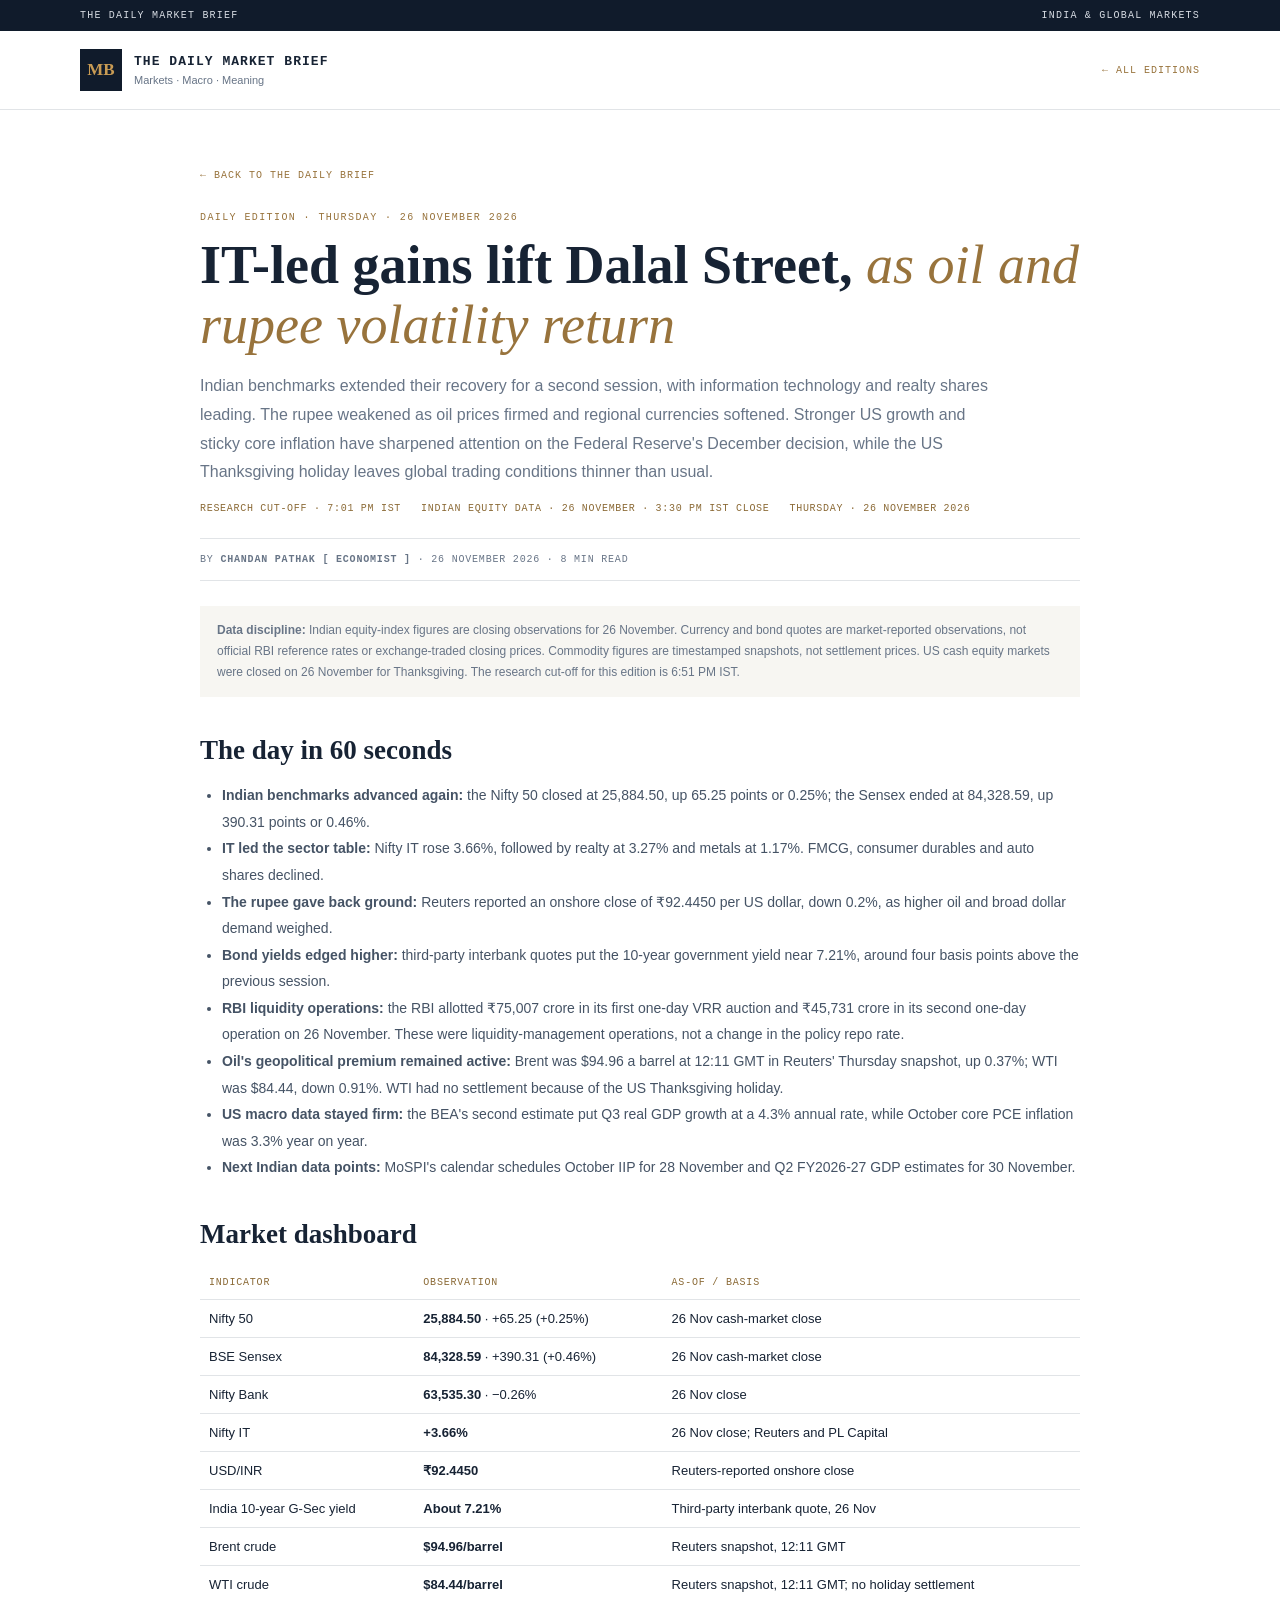
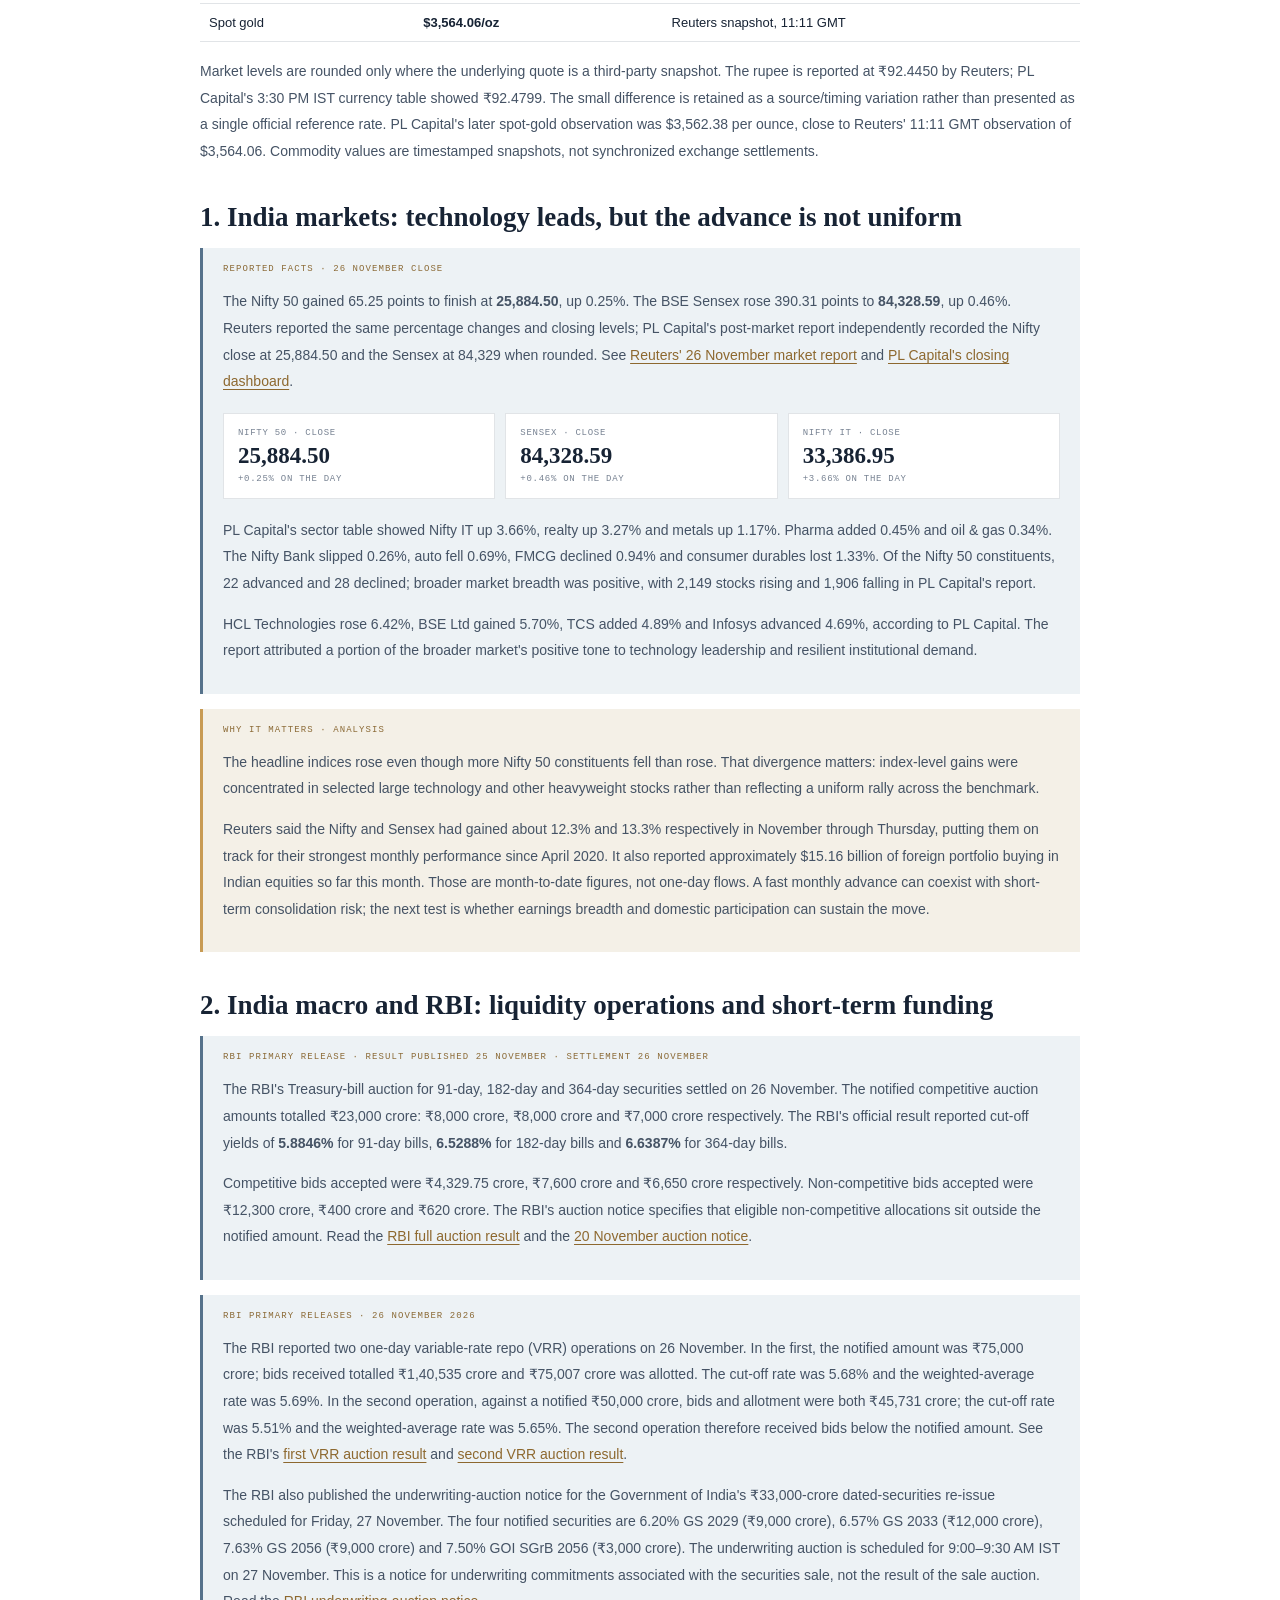
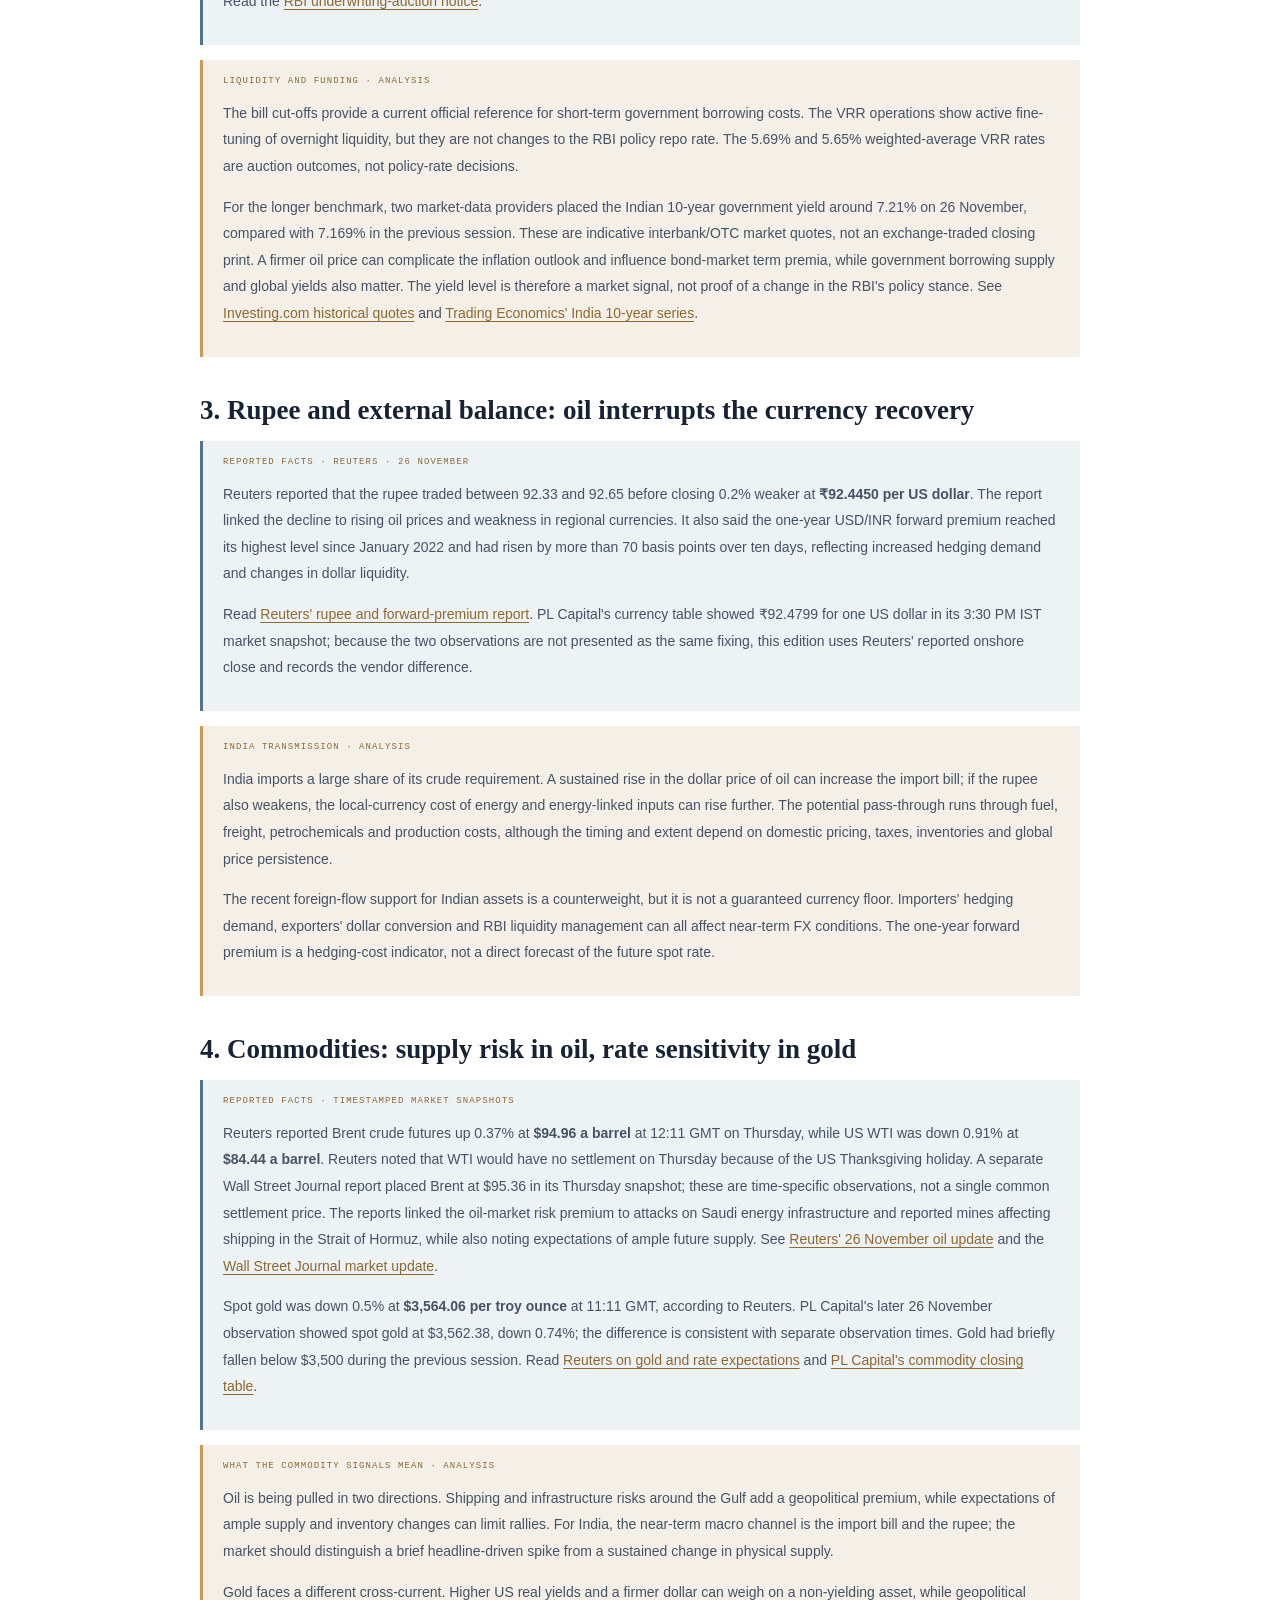
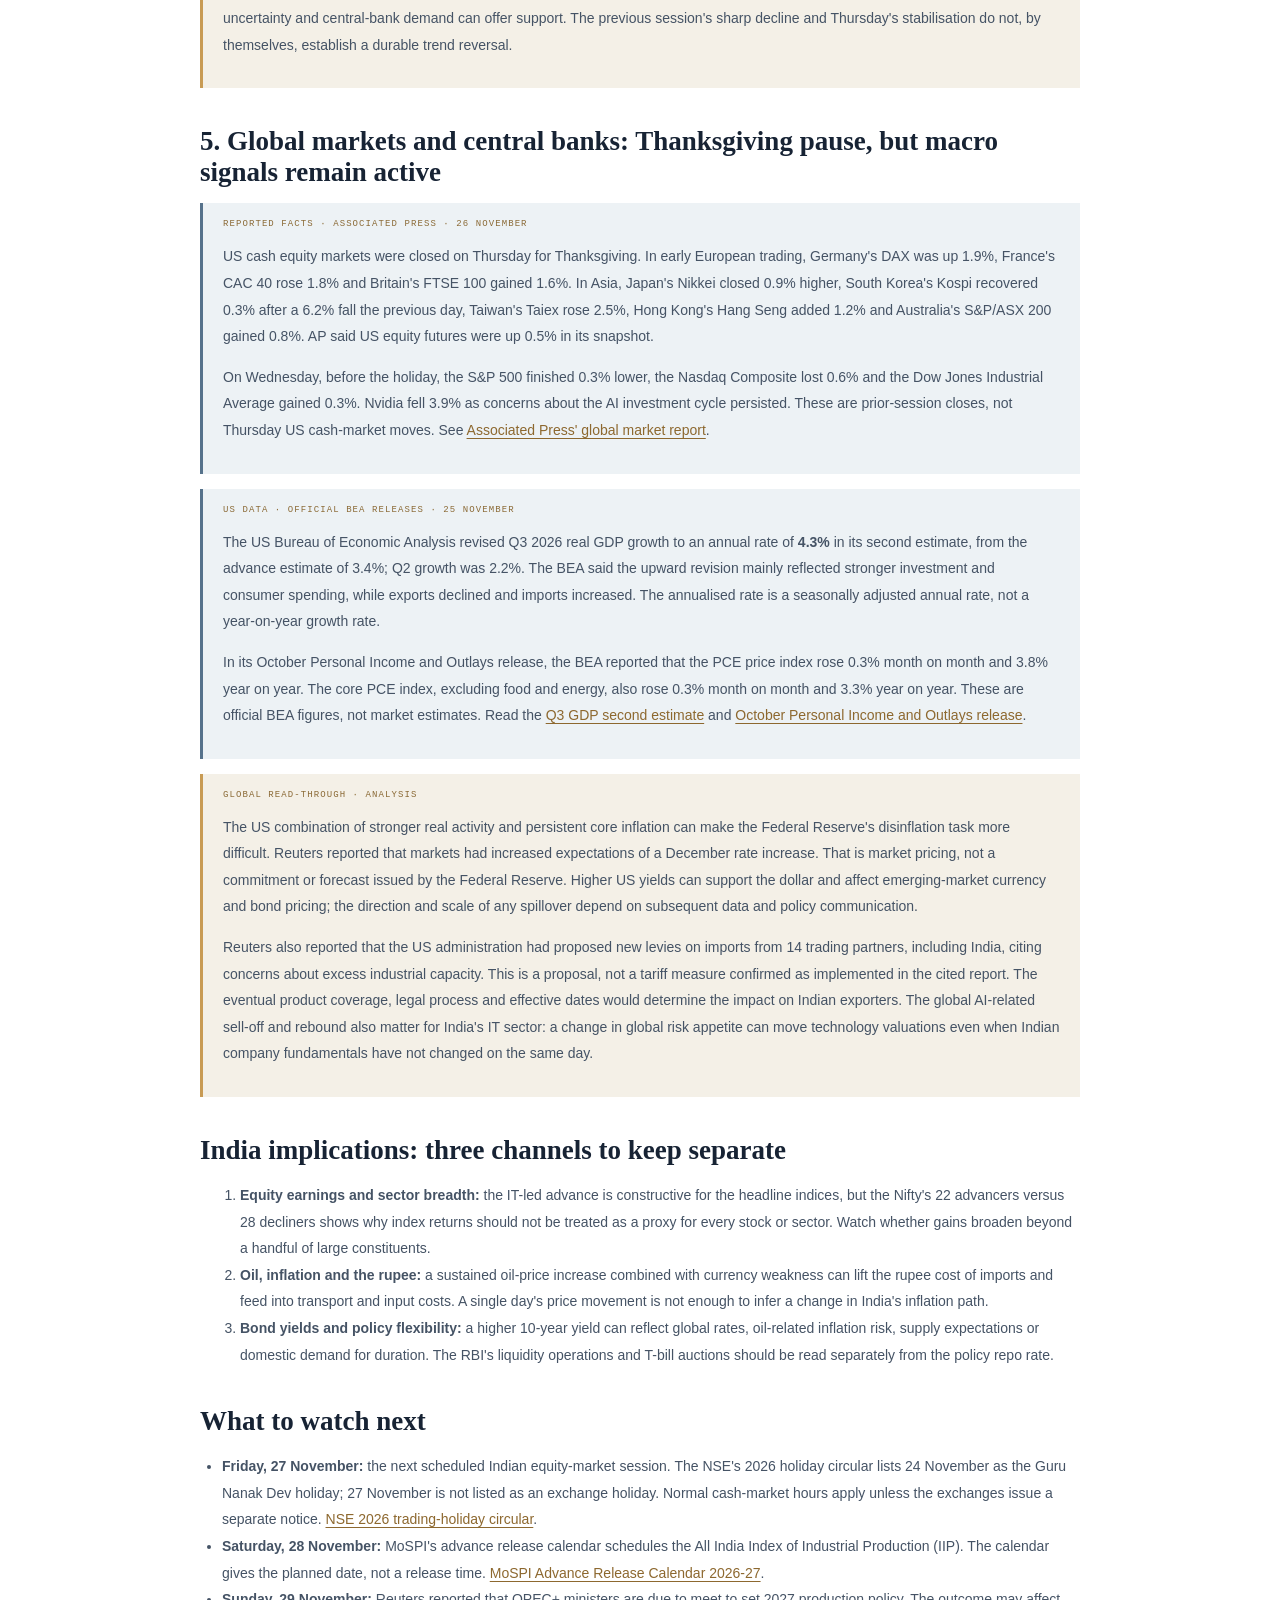
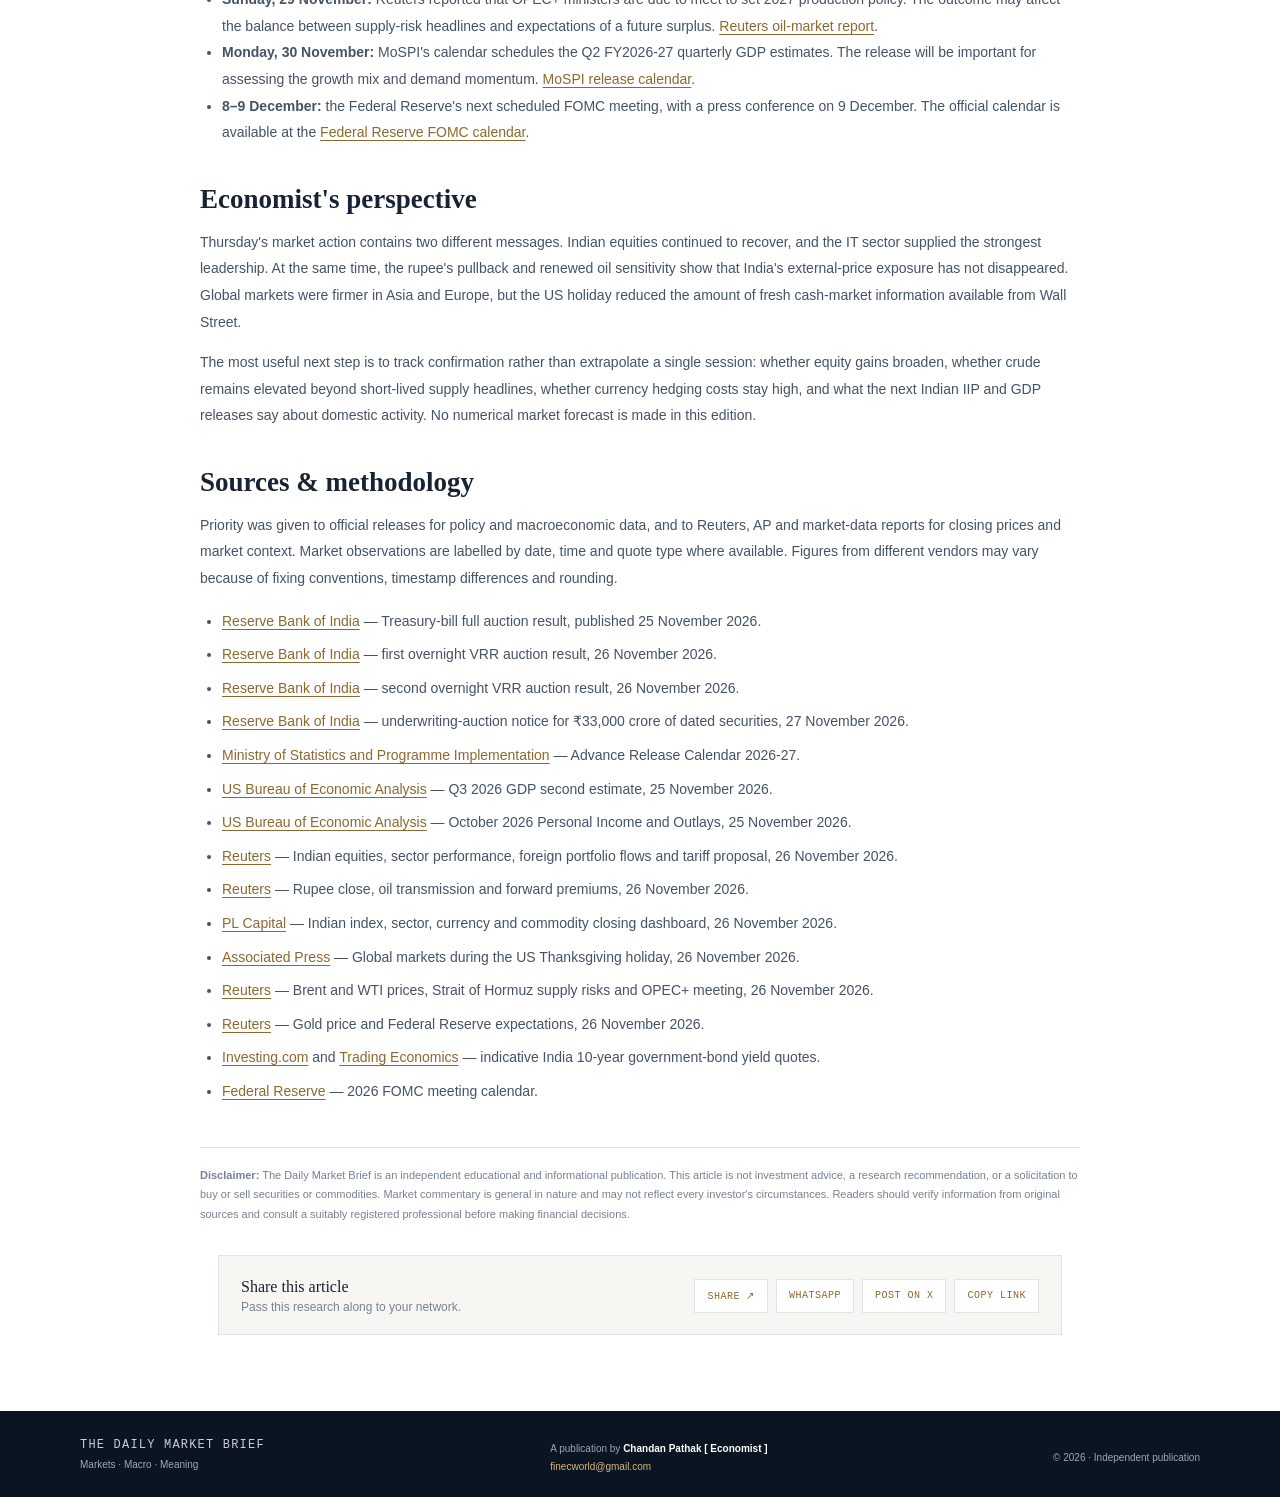
<file: issues/2026-11-26.html>
<!doctype html>
<html lang="en">
<head>
<meta charset="utf-8">
<meta name="viewport" content="width=device-width,initial-scale=1">
<meta name="description" content="The Daily Market Brief for 26 November 2026: Indian equities extend gains as IT leads, the rupee weakens with higher oil, and US growth and inflation data keep the Fed outlook in focus.">
<meta name="theme-color" content="#101b2b">
<title>Daily Market Brief, 26 November 2026: IT-Led Gains, Oil and Rupee Risks | The Daily Market Brief</title>
<link rel="manifest" href="../manifest.json">
<link rel="icon" href="../assets/favicon.svg" type="image/svg+xml">
<link rel="stylesheet" href="../styles.css">
<link rel="canonical" href="https://arthikview.github.io/daily-market-brief/issues/2026-11-26.html">
<meta property="og:type" content="article">
<meta property="og:site_name" content="The Daily Market Brief">
<meta property="og:title" content="IT-led gains lift Dalal Street as oil and rupee volatility return">
<meta property="og:description" content="Nifty and Sensex rise for a second session, IT and realty lead, the rupee slips as crude firms, and US GDP and PCE data keep rate expectations in focus.">
<meta property="og:url" content="https://arthikview.github.io/daily-market-brief/issues/2026-11-26.html">
<meta name="twitter:card" content="summary">
<meta name="twitter:title" content="Daily Market Brief, 26 November 2026">
<meta name="twitter:description" content="IT-led gains in India, renewed oil and currency pressure, and global markets navigating Thanksgiving liquidity.">
<meta property="article:published_time" content="2026-11-26">
<meta property="article:modified_time" content="2026-11-26T19:01:00+05:30">
<script type="application/ld+json">{"@context":"https://schema.org","@type":"Article","headline":"IT-led gains lift Dalal Street as oil and rupee volatility return","description":"The Daily Market Brief for 26 November 2026, covering Indian equities, RBI Treasury-bill operations, the rupee, government bonds, commodities and global markets.","mainEntityOfPage":{"@type":"WebPage","@id":"https://arthikview.github.io/daily-market-brief/issues/2026-11-26.html"},"url":"https://arthikview.github.io/daily-market-brief/issues/2026-11-26.html","datePublished":"2026-11-26","dateModified":"2026-11-26T18:51:00+05:30","author":{"@type":"Person","name":"Chandan Pathak","jobTitle":"Economist"},"publisher":{"@type":"Organization","name":"The Daily Market Brief","url":"https://arthikview.github.io/daily-market-brief/"},"inLanguage":"en-IN"}</script>
<!-- Google Analytics 4 -->
<script async src="https://www.googletagmanager.com/gtag/js?id=G-FXRHR5E7TX"></script>
<script>
  window.dataLayer = window.dataLayer || [];
  function gtag(){dataLayer.push(arguments);}
  gtag('js', new Date());
  gtag('config', 'G-FXRHR5E7TX');
</script>
<style>
.article-wrap{width:min(880px,calc(100% - 36px));margin:54px auto 76px}
.back{font:10px var(--mono);letter-spacing:.1em;color:#98733c;text-decoration:none}
.kicker{font:10px var(--mono);letter-spacing:.14em;color:#98733c;margin-top:30px}
.article-wrap h1{font:700 clamp(34px,6vw,54px)/1.12 var(--serif);margin:12px 0}
.deck{font-size:16px;line-height:1.8;color:#687587;max-width:790px}
.byline{font:10px var(--mono);letter-spacing:.08em;color:#687587;border-block:1px solid var(--line);padding:15px 0;margin:24px 0 25px}
.edition-meta{display:flex;gap:10px 20px;flex-wrap:wrap;font:10px var(--mono);letter-spacing:.07em;color:#8b6a36;margin:16px 0 22px}
.article-body h2{font:700 27px var(--serif);margin:38px 0 12px}
.article-body h3{font:600 19px var(--serif);margin:25px 0 8px}
.article-body p,.article-body li{font-size:14px;line-height:1.9;color:#455365}
.article-body a{color:#8d682f;text-decoration:underline;text-underline-offset:3px;overflow-wrap:anywhere}
.article-body ul{padding-left:22px}
.factbox{background:#edf2f5;border-left:3px solid #56728b;padding:16px 20px;margin:15px 0}
.analysisbox{background:#f4f0e7;border-left:3px solid var(--gold);padding:16px 20px;margin:15px 0}
.small-label{font:9px var(--mono);letter-spacing:.12em;color:#8b6a36}
.note{padding:14px 17px;background:#f7f6f2;color:#687587;font-size:12px;line-height:1.75;margin:18px 0}
.data-table{width:100%;border-collapse:collapse;margin:16px 0;font-size:13px}
.data-table th,.data-table td{text-align:left;border-bottom:1px solid var(--line);padding:11px 9px;vertical-align:top}
.data-table th{font:10px var(--mono);color:#8b6a36;letter-spacing:.08em}
.stat-grid{display:grid;grid-template-columns:repeat(3,minmax(0,1fr));gap:10px;margin:18px 0}
.stat{border:1px solid var(--line);background:#fff;padding:14px}
.stat strong{display:block;font:700 23px var(--serif);color:var(--ink);margin:5px 0}
.stat span{display:block;font:9px var(--mono);letter-spacing:.08em;color:#778292}
.source-list li{margin:7px 0}
.article-disclaimer{border-top:1px solid var(--line);margin-top:42px;padding-top:18px;font-size:11px;color:#778292;line-height:1.8}
.share-strip{display:flex;justify-content:space-between;align-items:center;gap:18px;flex-wrap:wrap;border-top:1px solid var(--line);margin-top:30px;padding-top:22px}
.share-copy strong,.share-copy span{display:block}.share-copy span{font-size:12px;color:#778292;margin-top:4px}
.share-actions{display:flex;gap:8px;flex-wrap:wrap}
.share-actions a,.share-actions button{border:1px solid var(--line);background:#fff;padding:10px 12px;color:#8d682f;font:10px var(--mono);letter-spacing:.05em;text-decoration:none;cursor:pointer}
@media(max-width:620px){.stat-grid{grid-template-columns:1fr}.data-table{font-size:12px}.data-table th,.data-table td{padding:9px 6px}.share-strip{align-items:flex-start}}
</style>
</head>
<body>
<div class="topline"><div class="wrap topinner"><span>THE DAILY MARKET BRIEF</span><span>INDIA &amp; GLOBAL MARKETS</span></div></div>
<header class="site-header"><div class="wrap header-inner">
<a class="brand" href="../index.html"><span class="brand-mark">MB</span><span><strong>THE DAILY MARKET BRIEF</strong><small>Markets · Macro · Meaning</small></span></a>
<a class="back" href="../index.html">← ALL EDITIONS</a>
</div></header>
<main class="article-wrap">
<a class="back" href="../index.html">← BACK TO THE DAILY BRIEF</a>
<div class="kicker">DAILY EDITION · THURSDAY · 26 NOVEMBER 2026</div>
<h1>IT-led gains lift Dalal Street, <em style="color:#98733c;font-weight:400">as oil and rupee volatility return</em></h1>
<p class="deck">Indian benchmarks extended their recovery for a second session, with information technology and realty shares leading. The rupee weakened as oil prices firmed and regional currencies softened. Stronger US growth and sticky core inflation have sharpened attention on the Federal Reserve's December decision, while the US Thanksgiving holiday leaves global trading conditions thinner than usual.</p>
<div class="edition-meta"><span>RESEARCH CUT-OFF · 7:01 PM IST</span><span>INDIAN EQUITY DATA · 26 NOVEMBER · 3:30 PM IST CLOSE</span><span>THURSDAY · 26 NOVEMBER 2026</span></div>
<div class="byline">BY <strong>CHANDAN PATHAK [ ECONOMIST ]</strong> · 26 NOVEMBER 2026 · 8 MIN READ</div>
<article class="article-body">
<div class="note"><strong>Data discipline:</strong> Indian equity-index figures are closing observations for 26 November. Currency and bond quotes are market-reported observations, not official RBI reference rates or exchange-traded closing prices. Commodity figures are timestamped snapshots, not settlement prices. US cash equity markets were closed on 26 November for Thanksgiving. The research cut-off for this edition is 6:51 PM IST.</div>

<h2>The day in 60 seconds</h2>
<ul>
<li><strong>Indian benchmarks advanced again:</strong> the Nifty 50 closed at 25,884.50, up 65.25 points or 0.25%; the Sensex ended at 84,328.59, up 390.31 points or 0.46%.</li>
<li><strong>IT led the sector table:</strong> Nifty IT rose 3.66%, followed by realty at 3.27% and metals at 1.17%. FMCG, consumer durables and auto shares declined.</li>
<li><strong>The rupee gave back ground:</strong> Reuters reported an onshore close of ₹92.4450 per US dollar, down 0.2%, as higher oil and broad dollar demand weighed.</li>
<li><strong>Bond yields edged higher:</strong> third-party interbank quotes put the 10-year government yield near 7.21%, around four basis points above the previous session.</li>
<li><strong>RBI liquidity operations:</strong> the RBI allotted ₹75,007 crore in its first one-day VRR auction and ₹45,731 crore in its second one-day operation on 26 November. These were liquidity-management operations, not a change in the policy repo rate.</li>
<li><strong>Oil's geopolitical premium remained active:</strong> Brent was $94.96 a barrel at 12:11 GMT in Reuters' Thursday snapshot, up 0.37%; WTI was $84.44, down 0.91%. WTI had no settlement because of the US Thanksgiving holiday.</li>
<li><strong>US macro data stayed firm:</strong> the BEA's second estimate put Q3 real GDP growth at a 4.3% annual rate, while October core PCE inflation was 3.3% year on year.</li>
<li><strong>Next Indian data points:</strong> MoSPI's calendar schedules October IIP for 28 November and Q2 FY2026-27 GDP estimates for 30 November.</li>
</ul>

<h2>Market dashboard</h2>
<table class="data-table">
<thead><tr><th>INDICATOR</th><th>OBSERVATION</th><th>AS-OF / BASIS</th></tr></thead>
<tbody>
<tr><td>Nifty 50</td><td><strong>25,884.50</strong> · +65.25 (+0.25%)</td><td>26 Nov cash-market close</td></tr>
<tr><td>BSE Sensex</td><td><strong>84,328.59</strong> · +390.31 (+0.46%)</td><td>26 Nov cash-market close</td></tr>
<tr><td>Nifty Bank</td><td><strong>63,535.30</strong> · −0.26%</td><td>26 Nov close</td></tr>
<tr><td>Nifty IT</td><td><strong>+3.66%</strong></td><td>26 Nov close; Reuters and PL Capital</td></tr>
<tr><td>USD/INR</td><td><strong>₹92.4450</strong></td><td>Reuters-reported onshore close</td></tr>
<tr><td>India 10-year G-Sec yield</td><td><strong>About 7.21%</strong></td><td>Third-party interbank quote, 26 Nov</td></tr>
<tr><td>Brent crude</td><td><strong>$94.96/barrel</strong></td><td>Reuters snapshot, 12:11 GMT</td></tr>
<tr><td>WTI crude</td><td><strong>$84.44/barrel</strong></td><td>Reuters snapshot, 12:11 GMT; no holiday settlement</td></tr>
<tr><td>Spot gold</td><td><strong>$3,564.06/oz</strong></td><td>Reuters snapshot, 11:11 GMT</td></tr>
</tbody>
</table>
<p>Market levels are rounded only where the underlying quote is a third-party snapshot. The rupee is reported at ₹92.4450 by Reuters; PL Capital's 3:30 PM IST currency table showed ₹92.4799. The small difference is retained as a source/timing variation rather than presented as a single official reference rate. PL Capital's later spot-gold observation was $3,562.38 per ounce, close to Reuters' 11:11 GMT observation of $3,564.06. Commodity values are timestamped snapshots, not synchronized exchange settlements.</p>

<h2>1. India markets: technology leads, but the advance is not uniform</h2>
<div class="factbox"><div class="small-label">REPORTED FACTS · 26 NOVEMBER CLOSE</div>
<p>The Nifty 50 gained 65.25 points to finish at <strong>25,884.50</strong>, up 0.25%. The BSE Sensex rose 390.31 points to <strong>84,328.59</strong>, up 0.46%. Reuters reported the same percentage changes and closing levels; PL Capital's post-market report independently recorded the Nifty close at 25,884.50 and the Sensex at 84,329 when rounded. See <a href="https://www.reuters.com/world/india/indian-shares-set-extend-gains-strong-foreign-flows-us-tariffs-focus-2026-11-26/" target="_blank" rel="noopener">Reuters' 26 November market report</a> and <a href="https://www.plindia.com/news/stock-market-today-nifty-50-ends-0-25-higher-at-25884-50-as-information-technology-stocks-surge/" target="_blank" rel="noopener">PL Capital's closing dashboard</a>.</p>
<div class="stat-grid">
<div class="stat"><span>NIFTY 50 · CLOSE</span><strong>25,884.50</strong><span>+0.25% ON THE DAY</span></div>
<div class="stat"><span>SENSEX · CLOSE</span><strong>84,328.59</strong><span>+0.46% ON THE DAY</span></div>
<div class="stat"><span>NIFTY IT · CLOSE</span><strong>33,386.95</strong><span>+3.66% ON THE DAY</span></div>
</div>
<p>PL Capital's sector table showed Nifty IT up 3.66%, realty up 3.27% and metals up 1.17%. Pharma added 0.45% and oil &amp; gas 0.34%. The Nifty Bank slipped 0.26%, auto fell 0.69%, FMCG declined 0.94% and consumer durables lost 1.33%. Of the Nifty 50 constituents, 22 advanced and 28 declined; broader market breadth was positive, with 2,149 stocks rising and 1,906 falling in PL Capital's report.</p>
<p>HCL Technologies rose 6.42%, BSE Ltd gained 5.70%, TCS added 4.89% and Infosys advanced 4.69%, according to PL Capital. The report attributed a portion of the broader market's positive tone to technology leadership and resilient institutional demand.</p></div>
<div class="analysisbox"><div class="small-label">WHY IT MATTERS · ANALYSIS</div>
<p>The headline indices rose even though more Nifty 50 constituents fell than rose. That divergence matters: index-level gains were concentrated in selected large technology and other heavyweight stocks rather than reflecting a uniform rally across the benchmark.</p>
<p>Reuters said the Nifty and Sensex had gained about 12.3% and 13.3% respectively in November through Thursday, putting them on track for their strongest monthly performance since April 2020. It also reported approximately $15.16 billion of foreign portfolio buying in Indian equities so far this month. Those are month-to-date figures, not one-day flows. A fast monthly advance can coexist with short-term consolidation risk; the next test is whether earnings breadth and domestic participation can sustain the move.</p></div>

<h2>2. India macro and RBI: liquidity operations and short-term funding</h2>
<div class="factbox"><div class="small-label">RBI PRIMARY RELEASE · RESULT PUBLISHED 25 NOVEMBER · SETTLEMENT 26 NOVEMBER</div>
<p>The RBI's Treasury-bill auction for 91-day, 182-day and 364-day securities settled on 26 November. The notified competitive auction amounts totalled ₹23,000 crore: ₹8,000 crore, ₹8,000 crore and ₹7,000 crore respectively. The RBI's official result reported cut-off yields of <strong>5.8846%</strong> for 91-day bills, <strong>6.5288%</strong> for 182-day bills and <strong>6.6387%</strong> for 364-day bills.</p>
<p>Competitive bids accepted were ₹4,329.75 crore, ₹7,600 crore and ₹6,650 crore respectively. Non-competitive bids accepted were ₹12,300 crore, ₹400 crore and ₹620 crore. The RBI's auction notice specifies that eligible non-competitive allocations sit outside the notified amount. Read the <a href="https://www.rbi.org.in/Scripts/BS_PressReleaseDisplay.aspx?prid=64040" target="_blank" rel="noopener">RBI full auction result</a> and the <a href="https://www.rbi.org.in/scripts/bs_pressreleasedisplay.aspx/BS_PressReleaseDisplay.aspx?prid=64014" target="_blank" rel="noopener">20 November auction notice</a>.</p></div>
<div class="factbox"><div class="small-label">RBI PRIMARY RELEASES · 26 NOVEMBER 2026</div>
<p>The RBI reported two one-day variable-rate repo (VRR) operations on 26 November. In the first, the notified amount was ₹75,000 crore; bids received totalled ₹1,40,535 crore and ₹75,007 crore was allotted. The cut-off rate was 5.68% and the weighted-average rate was 5.69%. In the second operation, against a notified ₹50,000 crore, bids and allotment were both ₹45,731 crore; the cut-off rate was 5.51% and the weighted-average rate was 5.65%. The second operation therefore received bids below the notified amount. See the RBI's <a href="https://www.rbi.org.in/Scripts/BS_PressReleaseDisplay.aspx?prid=64045" target="_blank" rel="noopener">first VRR auction result</a> and <a href="https://www.rbi.org.in/Scripts/BS_PressReleaseDisplay.aspx?prid=64047" target="_blank" rel="noopener">second VRR auction result</a>.</p>
<p>The RBI also published the underwriting-auction notice for the Government of India's ₹33,000-crore dated-securities re-issue scheduled for Friday, 27 November. The four notified securities are 6.20% GS 2029 (₹9,000 crore), 6.57% GS 2033 (₹12,000 crore), 7.63% GS 2056 (₹9,000 crore) and 7.50% GOI SGrB 2056 (₹3,000 crore). The underwriting auction is scheduled for 9:00–9:30 AM IST on 27 November. This is a notice for underwriting commitments associated with the securities sale, not the result of the sale auction. Read the <a href="https://www.rbi.org.in/Scripts/BS_PressReleaseDisplay.aspx?prid=64048" target="_blank" rel="noopener">RBI underwriting-auction notice</a>.</p></div>
<div class="analysisbox"><div class="small-label">LIQUIDITY AND FUNDING · ANALYSIS</div>
<p>The bill cut-offs provide a current official reference for short-term government borrowing costs. The VRR operations show active fine-tuning of overnight liquidity, but they are not changes to the RBI policy repo rate. The 5.69% and 5.65% weighted-average VRR rates are auction outcomes, not policy-rate decisions.</p>
<p>For the longer benchmark, two market-data providers placed the Indian 10-year government yield around 7.21% on 26 November, compared with 7.169% in the previous session. These are indicative interbank/OTC market quotes, not an exchange-traded closing print. A firmer oil price can complicate the inflation outlook and influence bond-market term premia, while government borrowing supply and global yields also matter. The yield level is therefore a market signal, not proof of a change in the RBI's policy stance. See <a href="https://in.investing.com/rates-bonds/india-10-year-bond-yield-historical-data" target="_blank" rel="noopener">Investing.com historical quotes</a> and <a href="https://tradingeconomics.com/india/government-bond-yield" target="_blank" rel="noopener">Trading Economics' India 10-year series</a>.</p></div>

<h2>3. Rupee and external balance: oil interrupts the currency recovery</h2>
<div class="factbox"><div class="small-label">REPORTED FACTS · REUTERS · 26 NOVEMBER</div>
<p>Reuters reported that the rupee traded between 92.33 and 92.65 before closing 0.2% weaker at <strong>₹92.4450 per US dollar</strong>. The report linked the decline to rising oil prices and weakness in regional currencies. It also said the one-year USD/INR forward premium reached its highest level since January 2022 and had risen by more than 70 basis points over ten days, reflecting increased hedging demand and changes in dollar liquidity.</p>
<p>Read <a href="https://www.reuters.com/world/india/rupee-dip-oil-rise-ai-trade-finding-tentative-footing-2026-11-26/" target="_blank" rel="noopener">Reuters' rupee and forward-premium report</a>. PL Capital's currency table showed ₹92.4799 for one US dollar in its 3:30 PM IST market snapshot; because the two observations are not presented as the same fixing, this edition uses Reuters' reported onshore close and records the vendor difference.</p></div>
<div class="analysisbox"><div class="small-label">INDIA TRANSMISSION · ANALYSIS</div>
<p>India imports a large share of its crude requirement. A sustained rise in the dollar price of oil can increase the import bill; if the rupee also weakens, the local-currency cost of energy and energy-linked inputs can rise further. The potential pass-through runs through fuel, freight, petrochemicals and production costs, although the timing and extent depend on domestic pricing, taxes, inventories and global price persistence.</p>
<p>The recent foreign-flow support for Indian assets is a counterweight, but it is not a guaranteed currency floor. Importers' hedging demand, exporters' dollar conversion and RBI liquidity management can all affect near-term FX conditions. The one-year forward premium is a hedging-cost indicator, not a direct forecast of the future spot rate.</p></div>

<h2>4. Commodities: supply risk in oil, rate sensitivity in gold</h2>
<div class="factbox"><div class="small-label">REPORTED FACTS · TIMESTAMPED MARKET SNAPSHOTS</div>
<p>Reuters reported Brent crude futures up 0.37% at <strong>$94.96 a barrel</strong> at 12:11 GMT on Thursday, while US WTI was down 0.91% at <strong>$84.44 a barrel</strong>. Reuters noted that WTI would have no settlement on Thursday because of the US Thanksgiving holiday. A separate Wall Street Journal report placed Brent at $95.36 in its Thursday snapshot; these are time-specific observations, not a single common settlement price. The reports linked the oil-market risk premium to attacks on Saudi energy infrastructure and reported mines affecting shipping in the Strait of Hormuz, while also noting expectations of ample future supply. See <a href="https://www.reuters.com/business/energy/oil-rises-supply-concerns-iran-claims-mine-strikes-ships-2026-11-26/" target="_blank" rel="noopener">Reuters' 26 November oil update</a> and the <a href="https://www.wsj.com/business/energy-oil/oil-prices-mixed-as-traders-weigh-middle-east-supply-risks-opec-meeting-c234598a" target="_blank" rel="noopener">Wall Street Journal market update</a>.</p>
<p>Spot gold was down 0.5% at <strong>$3,564.06 per troy ounce</strong> at 11:11 GMT, according to Reuters. PL Capital's later 26 November observation showed spot gold at $3,562.38, down 0.74%; the difference is consistent with separate observation times. Gold had briefly fallen below $3,500 during the previous session. Read <a href="https://www.reuters.com/world/india/gold-steadies-after-hitting-over-1-year-low-fed-outlook-focus-2026-11-26/" target="_blank" rel="noopener">Reuters on gold and rate expectations</a> and <a href="https://www.plindia.com/news/stock-market-today-nifty-50-ends-0-25-higher-at-25884-50-as-information-technology-stocks-surge/" target="_blank" rel="noopener">PL Capital's commodity closing table</a>.</p></div>
<div class="analysisbox"><div class="small-label">WHAT THE COMMODITY SIGNALS MEAN · ANALYSIS</div>
<p>Oil is being pulled in two directions. Shipping and infrastructure risks around the Gulf add a geopolitical premium, while expectations of ample supply and inventory changes can limit rallies. For India, the near-term macro channel is the import bill and the rupee; the market should distinguish a brief headline-driven spike from a sustained change in physical supply.</p>
<p>Gold faces a different cross-current. Higher US real yields and a firmer dollar can weigh on a non-yielding asset, while geopolitical uncertainty and central-bank demand can offer support. The previous session's sharp decline and Thursday's stabilisation do not, by themselves, establish a durable trend reversal.</p></div>

<h2>5. Global markets and central banks: Thanksgiving pause, but macro signals remain active</h2>
<div class="factbox"><div class="small-label">REPORTED FACTS · ASSOCIATED PRESS · 26 NOVEMBER</div>
<p>US cash equity markets were closed on Thursday for Thanksgiving. In early European trading, Germany's DAX was up 1.9%, France's CAC 40 rose 1.8% and Britain's FTSE 100 gained 1.6%. In Asia, Japan's Nikkei closed 0.9% higher, South Korea's Kospi recovered 0.3% after a 6.2% fall the previous day, Taiwan's Taiex rose 2.5%, Hong Kong's Hang Seng added 1.2% and Australia's S&amp;P/ASX 200 gained 0.8%. AP said US equity futures were up 0.5% in its snapshot.</p>
<p>On Wednesday, before the holiday, the S&amp;P 500 finished 0.3% lower, the Nasdaq Composite lost 0.6% and the Dow Jones Industrial Average gained 0.3%. Nvidia fell 3.9% as concerns about the AI investment cycle persisted. These are prior-session closes, not Thursday US cash-market moves. See <a href="https://apnews.com/article/stocks-markets-ai-oil-bonds-320cd8c9c286a7773797bf2f478ef314" target="_blank" rel="noopener">Associated Press' global market report</a>.</p></div>
<div class="factbox"><div class="small-label">US DATA · OFFICIAL BEA RELEASES · 25 NOVEMBER</div>
<p>The US Bureau of Economic Analysis revised Q3 2026 real GDP growth to an annual rate of <strong>4.3%</strong> in its second estimate, from the advance estimate of 3.4%; Q2 growth was 2.2%. The BEA said the upward revision mainly reflected stronger investment and consumer spending, while exports declined and imports increased. The annualised rate is a seasonally adjusted annual rate, not a year-on-year growth rate.</p>
<p>In its October Personal Income and Outlays release, the BEA reported that the PCE price index rose 0.3% month on month and 3.8% year on year. The core PCE index, excluding food and energy, also rose 0.3% month on month and 3.3% year on year. These are official BEA figures, not market estimates. Read the <a href="https://www.bea.gov/news/2026/gdp-second-estimate-and-corporate-profits-3rd-quarter-2026" target="_blank" rel="noopener">Q3 GDP second estimate</a> and <a href="https://bea.gov/news/2026/personal-income-and-outlays-october-2026" target="_blank" rel="noopener">October Personal Income and Outlays release</a>.</p></div>
<div class="analysisbox"><div class="small-label">GLOBAL READ-THROUGH · ANALYSIS</div>
<p>The US combination of stronger real activity and persistent core inflation can make the Federal Reserve's disinflation task more difficult. Reuters reported that markets had increased expectations of a December rate increase. That is market pricing, not a commitment or forecast issued by the Federal Reserve. Higher US yields can support the dollar and affect emerging-market currency and bond pricing; the direction and scale of any spillover depend on subsequent data and policy communication.</p>
<p>Reuters also reported that the US administration had proposed new levies on imports from 14 trading partners, including India, citing concerns about excess industrial capacity. This is a proposal, not a tariff measure confirmed as implemented in the cited report. The eventual product coverage, legal process and effective dates would determine the impact on Indian exporters. The global AI-related sell-off and rebound also matter for India's IT sector: a change in global risk appetite can move technology valuations even when Indian company fundamentals have not changed on the same day.</p></div>

<h2>India implications: three channels to keep separate</h2>
<ol>
<li><strong>Equity earnings and sector breadth:</strong> the IT-led advance is constructive for the headline indices, but the Nifty's 22 advancers versus 28 decliners shows why index returns should not be treated as a proxy for every stock or sector. Watch whether gains broaden beyond a handful of large constituents.</li>
<li><strong>Oil, inflation and the rupee:</strong> a sustained oil-price increase combined with currency weakness can lift the rupee cost of imports and feed into transport and input costs. A single day's price movement is not enough to infer a change in India's inflation path.</li>
<li><strong>Bond yields and policy flexibility:</strong> a higher 10-year yield can reflect global rates, oil-related inflation risk, supply expectations or domestic demand for duration. The RBI's liquidity operations and T-bill auctions should be read separately from the policy repo rate.</li>
</ol>

<h2>What to watch next</h2>
<ul>
<li><strong>Friday, 27 November:</strong> the next scheduled Indian equity-market session. The NSE's 2026 holiday circular lists 24 November as the Guru Nanak Dev holiday; 27 November is not listed as an exchange holiday. Normal cash-market hours apply unless the exchanges issue a separate notice. <a href="https://nsearchives.nseindia.com/content/circulars/CMTR71775.pdf" target="_blank" rel="noopener">NSE 2026 trading-holiday circular</a>.</li>
<li><strong>Saturday, 28 November:</strong> MoSPI's advance release calendar schedules the All India Index of Industrial Production (IIP). The calendar gives the planned date, not a release time. <a href="https://www.mospi.gov.in/uploads/documents/releaseCalender/1774849665042-ADVANCE_RELEASE_CALENDAR_2026_27_FINAL.pdf" target="_blank" rel="noopener">MoSPI Advance Release Calendar 2026-27</a>.</li>
<li><strong>Sunday, 29 November:</strong> Reuters reported that OPEC+ ministers are due to meet to set 2027 production policy. The outcome may affect the balance between supply-risk headlines and expectations of a future surplus. <a href="https://live.euronext.com/en/financial-news/oil-little-changed-supply-concerns-linger-after-iran-claims-mine-strikes-ships" target="_blank" rel="noopener">Reuters oil-market report</a>.</li>
<li><strong>Monday, 30 November:</strong> MoSPI's calendar schedules the Q2 FY2026-27 quarterly GDP estimates. The release will be important for assessing the growth mix and demand momentum. <a href="https://www.mospi.gov.in/uploads/documents/releaseCalender/1774849665042-ADVANCE_RELEASE_CALENDAR_2026_27_FINAL.pdf" target="_blank" rel="noopener">MoSPI release calendar</a>.</li>
<li><strong>8–9 December:</strong> the Federal Reserve's next scheduled FOMC meeting, with a press conference on 9 December. The official calendar is available at the <a href="https://www.federalreserve.gov/monetarypolicy/fomccalendars.htm" target="_blank" rel="noopener">Federal Reserve FOMC calendar</a>.</li>
</ul>

<h2>Economist's perspective</h2>
<p>Thursday's market action contains two different messages. Indian equities continued to recover, and the IT sector supplied the strongest leadership. At the same time, the rupee's pullback and renewed oil sensitivity show that India's external-price exposure has not disappeared. Global markets were firmer in Asia and Europe, but the US holiday reduced the amount of fresh cash-market information available from Wall Street.</p>
<p>The most useful next step is to track confirmation rather than extrapolate a single session: whether equity gains broaden, whether crude remains elevated beyond short-lived supply headlines, whether currency hedging costs stay high, and what the next Indian IIP and GDP releases say about domestic activity. No numerical market forecast is made in this edition.</p>

<h2>Sources &amp; methodology</h2>
<p>Priority was given to official releases for policy and macroeconomic data, and to Reuters, AP and market-data reports for closing prices and market context. Market observations are labelled by date, time and quote type where available. Figures from different vendors may vary because of fixing conventions, timestamp differences and rounding.</p>
<ul class="source-list">
<li><a href="https://www.rbi.org.in/Scripts/BS_PressReleaseDisplay.aspx?prid=64040" target="_blank" rel="noopener">Reserve Bank of India</a> — Treasury-bill full auction result, published 25 November 2026.</li>
<li><a href="https://www.rbi.org.in/Scripts/BS_PressReleaseDisplay.aspx?prid=64045" target="_blank" rel="noopener">Reserve Bank of India</a> — first overnight VRR auction result, 26 November 2026.</li>
<li><a href="https://www.rbi.org.in/Scripts/BS_PressReleaseDisplay.aspx?prid=64047" target="_blank" rel="noopener">Reserve Bank of India</a> — second overnight VRR auction result, 26 November 2026.</li>
<li><a href="https://www.rbi.org.in/Scripts/BS_PressReleaseDisplay.aspx?prid=64048" target="_blank" rel="noopener">Reserve Bank of India</a> — underwriting-auction notice for ₹33,000 crore of dated securities, 27 November 2026.</li>
<li><a href="https://www.mospi.gov.in/uploads/documents/releaseCalender/1774849665042-ADVANCE_RELEASE_CALENDAR_2026_27_FINAL.pdf" target="_blank" rel="noopener">Ministry of Statistics and Programme Implementation</a> — Advance Release Calendar 2026-27.</li>
<li><a href="https://www.bea.gov/news/2026/gdp-second-estimate-and-corporate-profits-3rd-quarter-2026" target="_blank" rel="noopener">US Bureau of Economic Analysis</a> — Q3 2026 GDP second estimate, 25 November 2026.</li>
<li><a href="https://bea.gov/news/2026/personal-income-and-outlays-october-2026" target="_blank" rel="noopener">US Bureau of Economic Analysis</a> — October 2026 Personal Income and Outlays, 25 November 2026.</li>
<li><a href="https://www.reuters.com/world/india/indian-shares-set-extend-gains-strong-foreign-flows-us-tariffs-focus-2026-11-26/" target="_blank" rel="noopener">Reuters</a> — Indian equities, sector performance, foreign portfolio flows and tariff proposal, 26 November 2026.</li>
<li><a href="https://www.reuters.com/world/india/rupee-dip-oil-rise-ai-trade-finding-tentative-footing-2026-11-26/" target="_blank" rel="noopener">Reuters</a> — Rupee close, oil transmission and forward premiums, 26 November 2026.</li>
<li><a href="https://www.plindia.com/news/stock-market-today-nifty-50-ends-0-25-higher-at-25884-50-as-information-technology-stocks-surge/" target="_blank" rel="noopener">PL Capital</a> — Indian index, sector, currency and commodity closing dashboard, 26 November 2026.</li>
<li><a href="https://apnews.com/article/stocks-markets-ai-oil-bonds-320cd8c9c286a7773797bf2f478ef314" target="_blank" rel="noopener">Associated Press</a> — Global markets during the US Thanksgiving holiday, 26 November 2026.</li>
<li><a href="https://www.reuters.com/business/energy/oil-rises-supply-concerns-iran-claims-mine-strikes-ships-2026-11-26/" target="_blank" rel="noopener">Reuters</a> — Brent and WTI prices, Strait of Hormuz supply risks and OPEC+ meeting, 26 November 2026.</li>
<li><a href="https://www.reuters.com/world/india/gold-steadies-after-hitting-over-1-year-low-fed-outlook-focus-2026-11-26/" target="_blank" rel="noopener">Reuters</a> — Gold price and Federal Reserve expectations, 26 November 2026.</li>
<li><a href="https://in.investing.com/rates-bonds/india-10-year-bond-yield-historical-data" target="_blank" rel="noopener">Investing.com</a> and <a href="https://tradingeconomics.com/india/government-bond-yield" target="_blank" rel="noopener">Trading Economics</a> — indicative India 10-year government-bond yield quotes.</li>
<li><a href="https://www.federalreserve.gov/monetarypolicy/fomccalendars.htm" target="_blank" rel="noopener">Federal Reserve</a> — 2026 FOMC meeting calendar.</li>
</ul>
</article>
<div class="article-disclaimer"><strong>Disclaimer:</strong> The Daily Market Brief is an independent educational and informational publication. This article is not investment advice, a research recommendation, or a solicitation to buy or sell securities or commodities. Market commentary is general in nature and may not reflect every investor's circumstances. Readers should verify information from original sources and consult a suitably registered professional before making financial decisions.</div>
<div class="share-strip"><div class="share-copy"><strong>Share this article</strong><span>Pass this research along to your network.</span></div><div class="share-actions"><button type="button" class="native-share">SHARE ↗</button><a class="wa-share" target="_blank" rel="noopener">WHATSAPP</a><a class="x-share" target="_blank" rel="noopener">POST ON X</a><button type="button" class="copy-share">COPY LINK</button></div></div>
<script>
(()=>{const url=window.location.href;const title=document.title;const wa=document.querySelector('.wa-share');const x=document.querySelector('.x-share');wa.href='https://api.whatsapp.com/send?text='+encodeURIComponent(title+' '+url);x.href='https://twitter.com/intent/tweet?text='+encodeURIComponent(title)+'&url='+encodeURIComponent(url);document.querySelector('.native-share').addEventListener('click',async()=>{if(navigator.share){try{await navigator.share({title,text:title,url})}catch(e){}}else{try{await navigator.clipboard.writeText(url);alert('Article link copied.')}catch(e){window.prompt('Copy this article link:',url)}}});document.querySelector('.copy-share').addEventListener('click',async()=>{try{await navigator.clipboard.writeText(url);alert('Article link copied.')}catch(e){window.prompt('Copy this article link:',url)}})})();
</script>
</main>
<footer><div class="wrap footer-inner"><div><strong>THE DAILY MARKET BRIEF</strong><span>Markets · Macro · Meaning</span></div><div class="footer-author">A publication by <strong>Chandan Pathak [ Economist ]</strong><a href="mailto:finecworld@gmail.com">finecworld@gmail.com</a></div><div class="copyright">© 2026 · Independent publication</div></div></footer><script src="../pwa.js"></script>
</body></html>
</file>
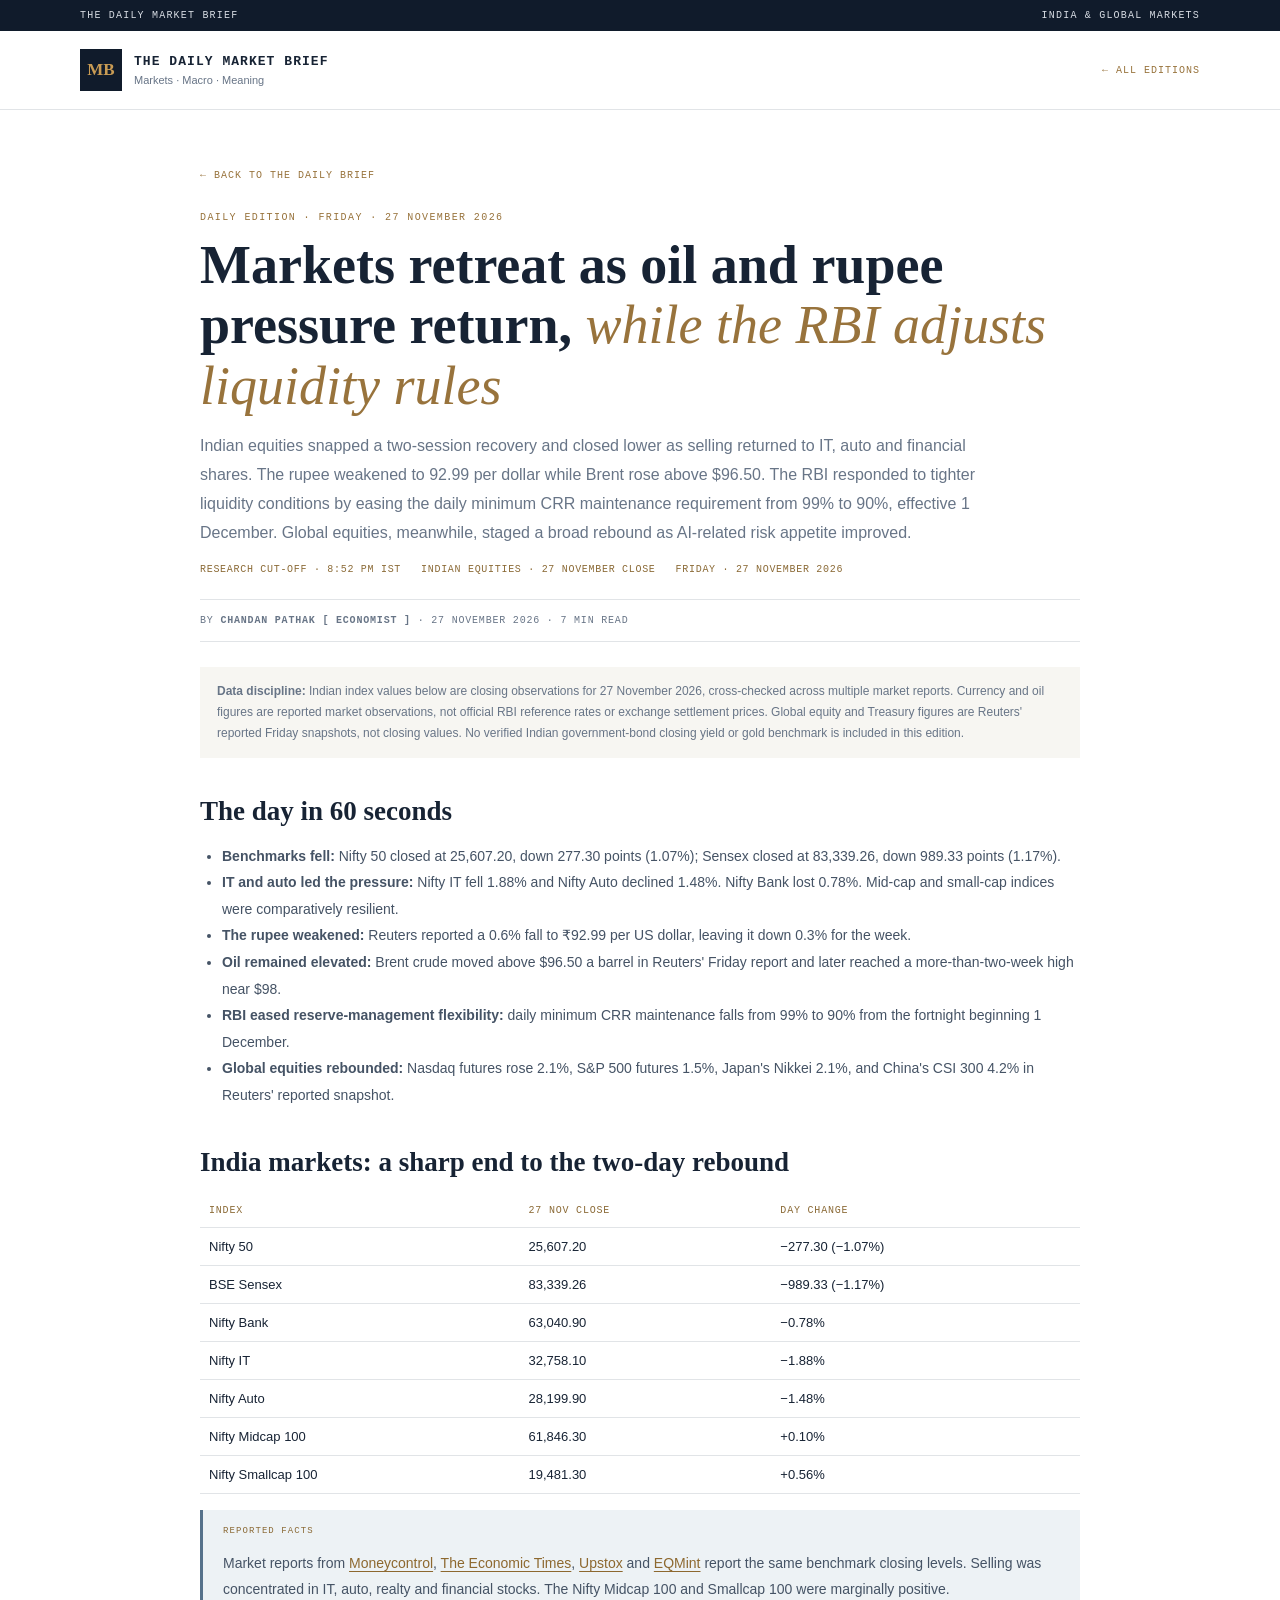
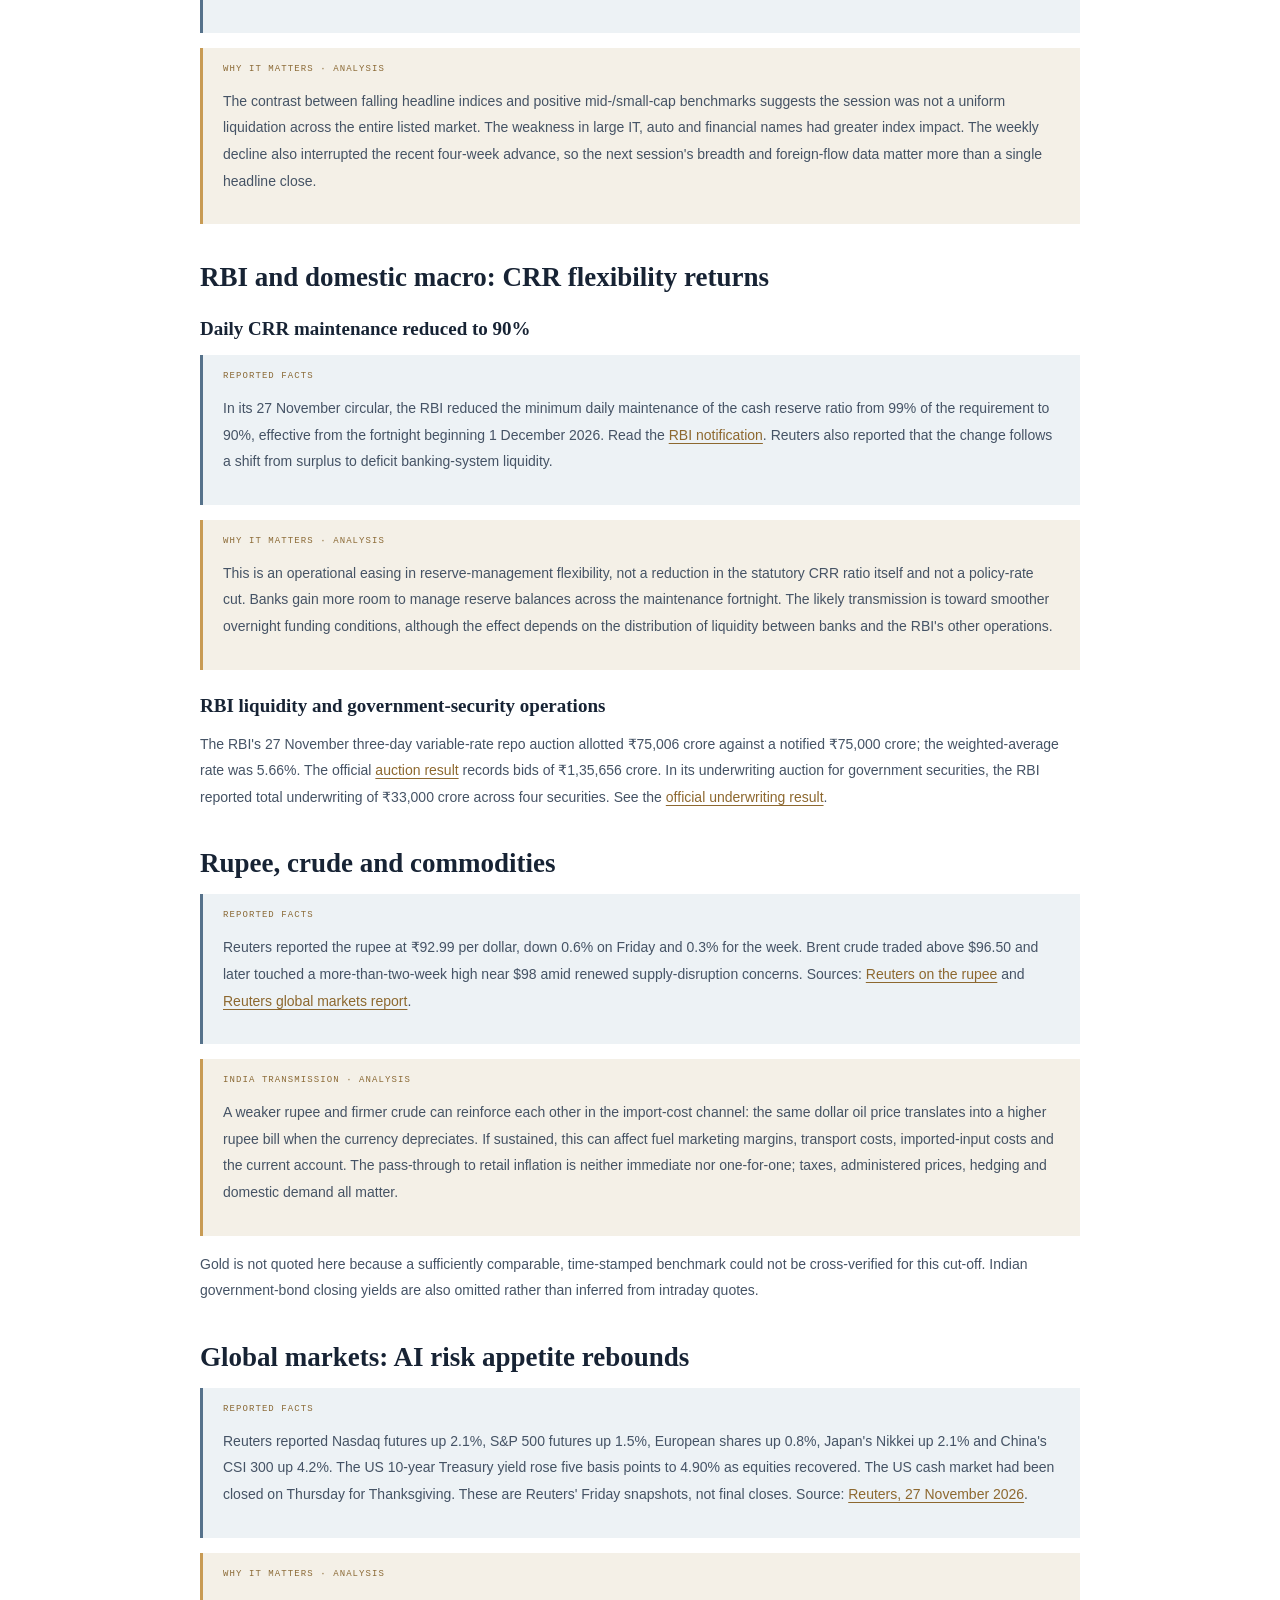
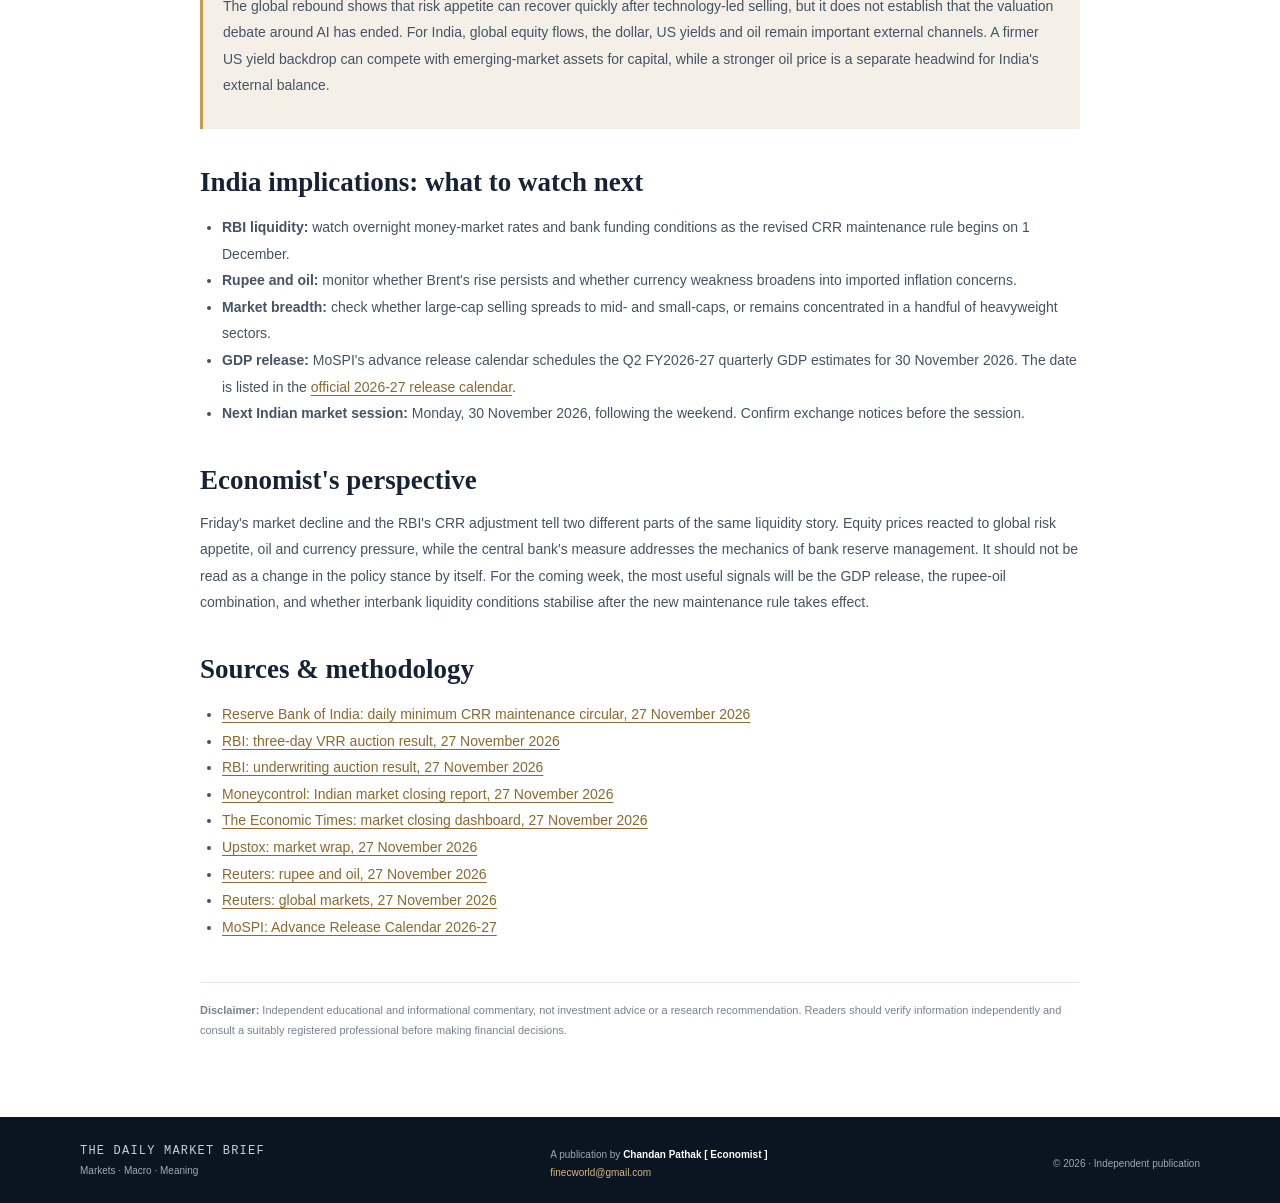
<file: issues/2026-11-27.html>
<!doctype html>
<html lang="en">
<head>
<meta charset="utf-8"><meta name="viewport" content="width=device-width,initial-scale=1">
<meta name="description" content="The Daily Market Brief for 27 November 2026: Indian equities retreat, the rupee weakens, and the RBI eases daily CRR maintenance while global risk assets rebound.">
<meta name="theme-color" content="#101b2b">
<title>Daily Market Brief, 27 November 2026: Markets Retreat, RBI Eases CRR Maintenance | The Daily Market Brief</title>
<link rel="manifest" href="../manifest.json"><link rel="icon" href="../assets/favicon.svg" type="image/svg+xml"><link rel="stylesheet" href="../styles.css">
<link rel="canonical" href="https://arthikview.github.io/daily-market-brief/issues/2026-11-27.html">
<meta property="og:type" content="article"><meta property="og:site_name" content="The Daily Market Brief">
<meta property="og:title" content="Markets retreat as oil and rupee pressure return; RBI eases daily CRR maintenance">
<meta property="og:description" content="Nifty and Sensex fall, the rupee weakens to 92.99 per dollar, and the RBI reduces daily CRR maintenance to 90% from 99% from December 1.">
<meta property="og:url" content="https://arthikview.github.io/daily-market-brief/issues/2026-11-27.html">
<meta name="twitter:card" content="summary"><meta name="twitter:title" content="Daily Market Brief, 27 November 2026"><meta name="twitter:description" content="Indian markets retreat, RBI adjusts CRR maintenance, and global equities rebound.">
<meta property="article:published_time" content="2026-11-27"><meta property="article:modified_time" content="2026-11-27T20:52:00+05:30">
<script type="application/ld+json">{"@context":"https://schema.org","@type":"Article","headline":"Markets retreat as oil and rupee pressure return; RBI eases daily CRR maintenance","description":"The Daily Market Brief for 27 November 2026.","mainEntityOfPage":{"@type":"WebPage","@id":"https://arthikview.github.io/daily-market-brief/issues/2026-11-27.html"},"url":"https://arthikview.github.io/daily-market-brief/issues/2026-11-27.html","datePublished":"2026-11-27","dateModified":"2026-11-27T20:52:00+05:30","author":{"@type":"Person","name":"Chandan Pathak","jobTitle":"Economist"},"publisher":{"@type":"Organization","name":"The Daily Market Brief","url":"https://arthikview.github.io/daily-market-brief/"},"inLanguage":"en-IN"}</script>
<!-- Google Analytics 4 -->
<script async src="https://www.googletagmanager.com/gtag/js?id=G-FXRHR5E7TX"></script>
<script>window.dataLayer=window.dataLayer||[];function gtag(){dataLayer.push(arguments);}gtag('js',new Date());gtag('config','G-FXRHR5E7TX');</script>
<style>
.article-wrap{width:min(880px,calc(100% - 36px));margin:54px auto 76px}.back{font:10px var(--mono);letter-spacing:.1em;color:#98733c;text-decoration:none}.kicker{font:10px var(--mono);letter-spacing:.14em;color:#98733c;margin-top:30px}.article-wrap h1{font:700 clamp(34px,6vw,54px)/1.12 var(--serif);margin:12px 0}.deck{font-size:16px;line-height:1.8;color:#687587;max-width:790px}.byline{font:10px var(--mono);letter-spacing:.08em;color:#687587;border-block:1px solid var(--line);padding:15px 0;margin:24px 0 25px}.edition-meta{display:flex;gap:10px 20px;flex-wrap:wrap;font:10px var(--mono);letter-spacing:.07em;color:#8b6a36;margin:16px 0 22px}.article-body h2{font:700 27px var(--serif);margin:38px 0 12px}.article-body h3{font:600 19px var(--serif);margin:25px 0 8px}.article-body p,.article-body li{font-size:14px;line-height:1.9;color:#455365}.article-body a{color:#8d682f;text-decoration:underline;text-underline-offset:3px;overflow-wrap:anywhere}.article-body ul{padding-left:22px}.factbox{background:#edf2f5;border-left:3px solid #56728b;padding:16px 20px;margin:15px 0}.analysisbox{background:#f4f0e7;border-left:3px solid var(--gold);padding:16px 20px;margin:15px 0}.small-label{font:9px var(--mono);letter-spacing:.12em;color:#8b6a36}.note{padding:14px 17px;background:#f7f6f2;color:#687587;font-size:12px;line-height:1.75;margin:18px 0}.data-table{width:100%;border-collapse:collapse;margin:16px 0;font-size:13px}.data-table th,.data-table td{text-align:left;border-bottom:1px solid var(--line);padding:11px 9px;vertical-align:top}.data-table th{font:10px var(--mono);color:#8b6a36;letter-spacing:.08em}.article-disclaimer{border-top:1px solid var(--line);margin-top:42px;padding-top:18px;font-size:11px;color:#778292;line-height:1.8}
</style>
</head><body>
<div class="topline"><div class="wrap topinner"><span>THE DAILY MARKET BRIEF</span><span>INDIA &amp; GLOBAL MARKETS</span></div></div>
<header class="site-header"><div class="wrap header-inner"><a class="brand" href="../index.html"><span class="brand-mark">MB</span><span><strong>THE DAILY MARKET BRIEF</strong><small>Markets · Macro · Meaning</small></span></a><a class="back" href="../index.html">← ALL EDITIONS</a></div></header>
<main class="article-wrap"><a class="back" href="../index.html">← BACK TO THE DAILY BRIEF</a>
<div class="kicker">DAILY EDITION · FRIDAY · 27 NOVEMBER 2026</div>
<h1>Markets retreat as oil and rupee pressure return, <em style="color:#98733c;font-weight:400">while the RBI adjusts liquidity rules</em></h1>
<p class="deck">Indian equities snapped a two-session recovery and closed lower as selling returned to IT, auto and financial shares. The rupee weakened to 92.99 per dollar while Brent rose above $96.50. The RBI responded to tighter liquidity conditions by easing the daily minimum CRR maintenance requirement from 99% to 90%, effective 1 December. Global equities, meanwhile, staged a broad rebound as AI-related risk appetite improved.</p>
<div class="edition-meta"><span>RESEARCH CUT-OFF · 8:52 PM IST</span><span>INDIAN EQUITIES · 27 NOVEMBER CLOSE</span><span>FRIDAY · 27 NOVEMBER 2026</span></div>
<div class="byline">BY <strong>CHANDAN PATHAK [ ECONOMIST ]</strong> · 27 NOVEMBER 2026 · 7 MIN READ</div>
<article class="article-body">
<div class="note"><strong>Data discipline:</strong> Indian index values below are closing observations for 27 November 2026, cross-checked across multiple market reports. Currency and oil figures are reported market observations, not official RBI reference rates or exchange settlement prices. Global equity and Treasury figures are Reuters' reported Friday snapshots, not closing values. No verified Indian government-bond closing yield or gold benchmark is included in this edition.</div>
<h2>The day in 60 seconds</h2>
<ul>
<li><strong>Benchmarks fell:</strong> Nifty 50 closed at 25,607.20, down 277.30 points (1.07%); Sensex closed at 83,339.26, down 989.33 points (1.17%).</li>
<li><strong>IT and auto led the pressure:</strong> Nifty IT fell 1.88% and Nifty Auto declined 1.48%. Nifty Bank lost 0.78%. Mid-cap and small-cap indices were comparatively resilient.</li>
<li><strong>The rupee weakened:</strong> Reuters reported a 0.6% fall to ₹92.99 per US dollar, leaving it down 0.3% for the week.</li>
<li><strong>Oil remained elevated:</strong> Brent crude moved above $96.50 a barrel in Reuters' Friday report and later reached a more-than-two-week high near $98.</li>
<li><strong>RBI eased reserve-management flexibility:</strong> daily minimum CRR maintenance falls from 99% to 90% from the fortnight beginning 1 December.</li>
<li><strong>Global equities rebounded:</strong> Nasdaq futures rose 2.1%, S&amp;P 500 futures 1.5%, Japan's Nikkei 2.1%, and China's CSI 300 4.2% in Reuters' reported snapshot.</li>
</ul>
<h2>India markets: a sharp end to the two-day rebound</h2>
<table class="data-table"><thead><tr><th>INDEX</th><th>27 NOV CLOSE</th><th>DAY CHANGE</th></tr></thead><tbody>
<tr><td>Nifty 50</td><td>25,607.20</td><td>−277.30 (−1.07%)</td></tr>
<tr><td>BSE Sensex</td><td>83,339.26</td><td>−989.33 (−1.17%)</td></tr>
<tr><td>Nifty Bank</td><td>63,040.90</td><td>−0.78%</td></tr>
<tr><td>Nifty IT</td><td>32,758.10</td><td>−1.88%</td></tr>
<tr><td>Nifty Auto</td><td>28,199.90</td><td>−1.48%</td></tr>
<tr><td>Nifty Midcap 100</td><td>61,846.30</td><td>+0.10%</td></tr>
<tr><td>Nifty Smallcap 100</td><td>19,481.30</td><td>+0.56%</td></tr>
</tbody></table>
<div class="factbox"><div class="small-label">REPORTED FACTS</div><p>Market reports from <a href="https://www.moneycontrol.com/news/business/markets/taking-stock-market-snaps-4-week-rally-nifty-below-25-650-sensex-sheds-989-pts-14090358.html">Moneycontrol</a>, <a href="https://economictimes.indiatimes.com/markets/7.cms">The Economic Times</a>, <a href="https://upstox.com/news/market-news/stocks/market-wrap-nov-27-sensex-tanks-989-pts-nifty-50-ends-at-25-607-as-it-stock-drag-shriram-finance-top-loser/article-204099/">Upstox</a> and <a href="https://eqmint.com/post-market-analysis-27-november-2026/">EQMint</a> report the same benchmark closing levels. Selling was concentrated in IT, auto, realty and financial stocks. The Nifty Midcap 100 and Smallcap 100 were marginally positive.</p></div>
<div class="analysisbox"><div class="small-label">WHY IT MATTERS · ANALYSIS</div><p>The contrast between falling headline indices and positive mid-/small-cap benchmarks suggests the session was not a uniform liquidation across the entire listed market. The weakness in large IT, auto and financial names had greater index impact. The weekly decline also interrupted the recent four-week advance, so the next session's breadth and foreign-flow data matter more than a single headline close.</p></div>
<h2>RBI and domestic macro: CRR flexibility returns</h2>
<h3>Daily CRR maintenance reduced to 90%</h3>
<div class="factbox"><div class="small-label">REPORTED FACTS</div><p>In its 27 November circular, the RBI reduced the minimum daily maintenance of the cash reserve ratio from 99% of the requirement to 90%, effective from the fortnight beginning 1 December 2026. Read the <a href="https://rbi.org.in/Scripts/NotificationUser.aspx/www.mastercirculars.rbi.org.in/Scripts/NotificationUser.aspx?Id=13759&amp;Mode=0">RBI notification</a>. Reuters also reported that the change follows a shift from surplus to deficit banking-system liquidity.</p></div>
<div class="analysisbox"><div class="small-label">WHY IT MATTERS · ANALYSIS</div><p>This is an operational easing in reserve-management flexibility, not a reduction in the statutory CRR ratio itself and not a policy-rate cut. Banks gain more room to manage reserve balances across the maintenance fortnight. The likely transmission is toward smoother overnight funding conditions, although the effect depends on the distribution of liquidity between banks and the RBI's other operations.</p></div>
<h3>RBI liquidity and government-security operations</h3>
<p>The RBI's 27 November three-day variable-rate repo auction allotted ₹75,006 crore against a notified ₹75,000 crore; the weighted-average rate was 5.66%. The official <a href="https://rbi.org.in/Scripts/BS_PressReleaseDisplay.aspx?prid=64054">auction result</a> records bids of ₹1,35,656 crore. In its underwriting auction for government securities, the RBI reported total underwriting of ₹33,000 crore across four securities. See the <a href="https://rbi.org.in/Scripts/BS_PressReleaseDisplay.aspx?prid=64053">official underwriting result</a>.</p>
<h2>Rupee, crude and commodities</h2>
<div class="factbox"><div class="small-label">REPORTED FACTS</div><p>Reuters reported the rupee at ₹92.99 per dollar, down 0.6% on Friday and 0.3% for the week. Brent crude traded above $96.50 and later touched a more-than-two-week high near $98 amid renewed supply-disruption concerns. Sources: <a href="https://www.reuters.com/world/india/rupee-rally-faces-oil-test-inflows-positive-sentiment-provide-cushion-2026-11-27/">Reuters on the rupee</a> and <a href="https://www.reuters.com/world/china/global-markets-global-markets-2026-11-27/">Reuters global markets report</a>.</p></div>
<div class="analysisbox"><div class="small-label">INDIA TRANSMISSION · ANALYSIS</div><p>A weaker rupee and firmer crude can reinforce each other in the import-cost channel: the same dollar oil price translates into a higher rupee bill when the currency depreciates. If sustained, this can affect fuel marketing margins, transport costs, imported-input costs and the current account. The pass-through to retail inflation is neither immediate nor one-for-one; taxes, administered prices, hedging and domestic demand all matter.</p></div>
<p>Gold is not quoted here because a sufficiently comparable, time-stamped benchmark could not be cross-verified for this cut-off. Indian government-bond closing yields are also omitted rather than inferred from intraday quotes.</p>
<h2>Global markets: AI risk appetite rebounds</h2>
<div class="factbox"><div class="small-label">REPORTED FACTS</div><p>Reuters reported Nasdaq futures up 2.1%, S&amp;P 500 futures up 1.5%, European shares up 0.8%, Japan's Nikkei up 2.1% and China's CSI 300 up 4.2%. The US 10-year Treasury yield rose five basis points to 4.90% as equities recovered. The US cash market had been closed on Thursday for Thanksgiving. These are Reuters' Friday snapshots, not final closes. Source: <a href="https://www.reuters.com/world/china/global-markets-global-markets-2026-11-27/">Reuters, 27 November 2026</a>.</p></div>
<div class="analysisbox"><div class="small-label">WHY IT MATTERS · ANALYSIS</div><p>The global rebound shows that risk appetite can recover quickly after technology-led selling, but it does not establish that the valuation debate around AI has ended. For India, global equity flows, the dollar, US yields and oil remain important external channels. A firmer US yield backdrop can compete with emerging-market assets for capital, while a stronger oil price is a separate headwind for India's external balance.</p></div>
<h2>India implications: what to watch next</h2>
<ul>
<li><strong>RBI liquidity:</strong> watch overnight money-market rates and bank funding conditions as the revised CRR maintenance rule begins on 1 December.</li>
<li><strong>Rupee and oil:</strong> monitor whether Brent's rise persists and whether currency weakness broadens into imported inflation concerns.</li>
<li><strong>Market breadth:</strong> check whether large-cap selling spreads to mid- and small-caps, or remains concentrated in a handful of heavyweight sectors.</li>
<li><strong>GDP release:</strong> MoSPI's advance release calendar schedules the Q2 FY2026-27 quarterly GDP estimates for 30 November 2026. The date is listed in the <a href="https://www.mospi.gov.in/uploads/documents/releaseCalender/1770135307928-ARC%202026-27%20Final%2003022026.pdf">official 2026-27 release calendar</a>.</li>
<li><strong>Next Indian market session:</strong> Monday, 30 November 2026, following the weekend. Confirm exchange notices before the session.</li>
</ul>
<h2>Economist's perspective</h2>
<p>Friday's market decline and the RBI's CRR adjustment tell two different parts of the same liquidity story. Equity prices reacted to global risk appetite, oil and currency pressure, while the central bank's measure addresses the mechanics of bank reserve management. It should not be read as a change in the policy stance by itself. For the coming week, the most useful signals will be the GDP release, the rupee-oil combination, and whether interbank liquidity conditions stabilise after the new maintenance rule takes effect.</p>
<h2>Sources &amp; methodology</h2>
<ul class="source-list">
<li><a href="https://rbi.org.in/Scripts/NotificationUser.aspx/www.mastercirculars.rbi.org.in/Scripts/NotificationUser.aspx?Id=13759&amp;Mode=0">Reserve Bank of India: daily minimum CRR maintenance circular, 27 November 2026</a></li>
<li><a href="https://rbi.org.in/Scripts/BS_PressReleaseDisplay.aspx?prid=64054">RBI: three-day VRR auction result, 27 November 2026</a></li>
<li><a href="https://rbi.org.in/Scripts/BS_PressReleaseDisplay.aspx?prid=64053">RBI: underwriting auction result, 27 November 2026</a></li>
<li><a href="https://www.moneycontrol.com/news/business/markets/taking-stock-market-snaps-4-week-rally-nifty-below-25-650-sensex-sheds-989-pts-14090358.html">Moneycontrol: Indian market closing report, 27 November 2026</a></li>
<li><a href="https://economictimes.indiatimes.com/markets/7.cms">The Economic Times: market closing dashboard, 27 November 2026</a></li>
<li><a href="https://upstox.com/news/market-news/stocks/market-wrap-nov-27-sensex-tanks-989-pts-nifty-50-ends-at-25-607-as-it-stock-drag-shriram-finance-top-loser/article-204099/">Upstox: market wrap, 27 November 2026</a></li>
<li><a href="https://www.reuters.com/world/india/rupee-rally-faces-oil-test-inflows-positive-sentiment-provide-cushion-2026-11-27/">Reuters: rupee and oil, 27 November 2026</a></li>
<li><a href="https://www.reuters.com/world/china/global-markets-global-markets-2026-11-27/">Reuters: global markets, 27 November 2026</a></li>
<li><a href="https://www.mospi.gov.in/uploads/documents/releaseCalender/1770135307928-ARC%202026-27%20Final%2003022026.pdf">MoSPI: Advance Release Calendar 2026-27</a></li>
</ul>
</article>
<div class="article-disclaimer"><strong>Disclaimer:</strong> Independent educational and informational commentary, not investment advice or a research recommendation. Readers should verify information independently and consult a suitably registered professional before making financial decisions.</div>
</main>
<footer><div class="wrap footer-inner"><div><strong>THE DAILY MARKET BRIEF</strong><span>Markets · Macro · Meaning</span></div><div class="footer-author">A publication by <strong>Chandan Pathak [ Economist ]</strong><a href="mailto:finecworld@gmail.com">finecworld@gmail.com</a></div><div class="copyright">© 2026 · Independent publication</div></div></footer><script src="../pwa.js"></script>
</body></html>
</file>
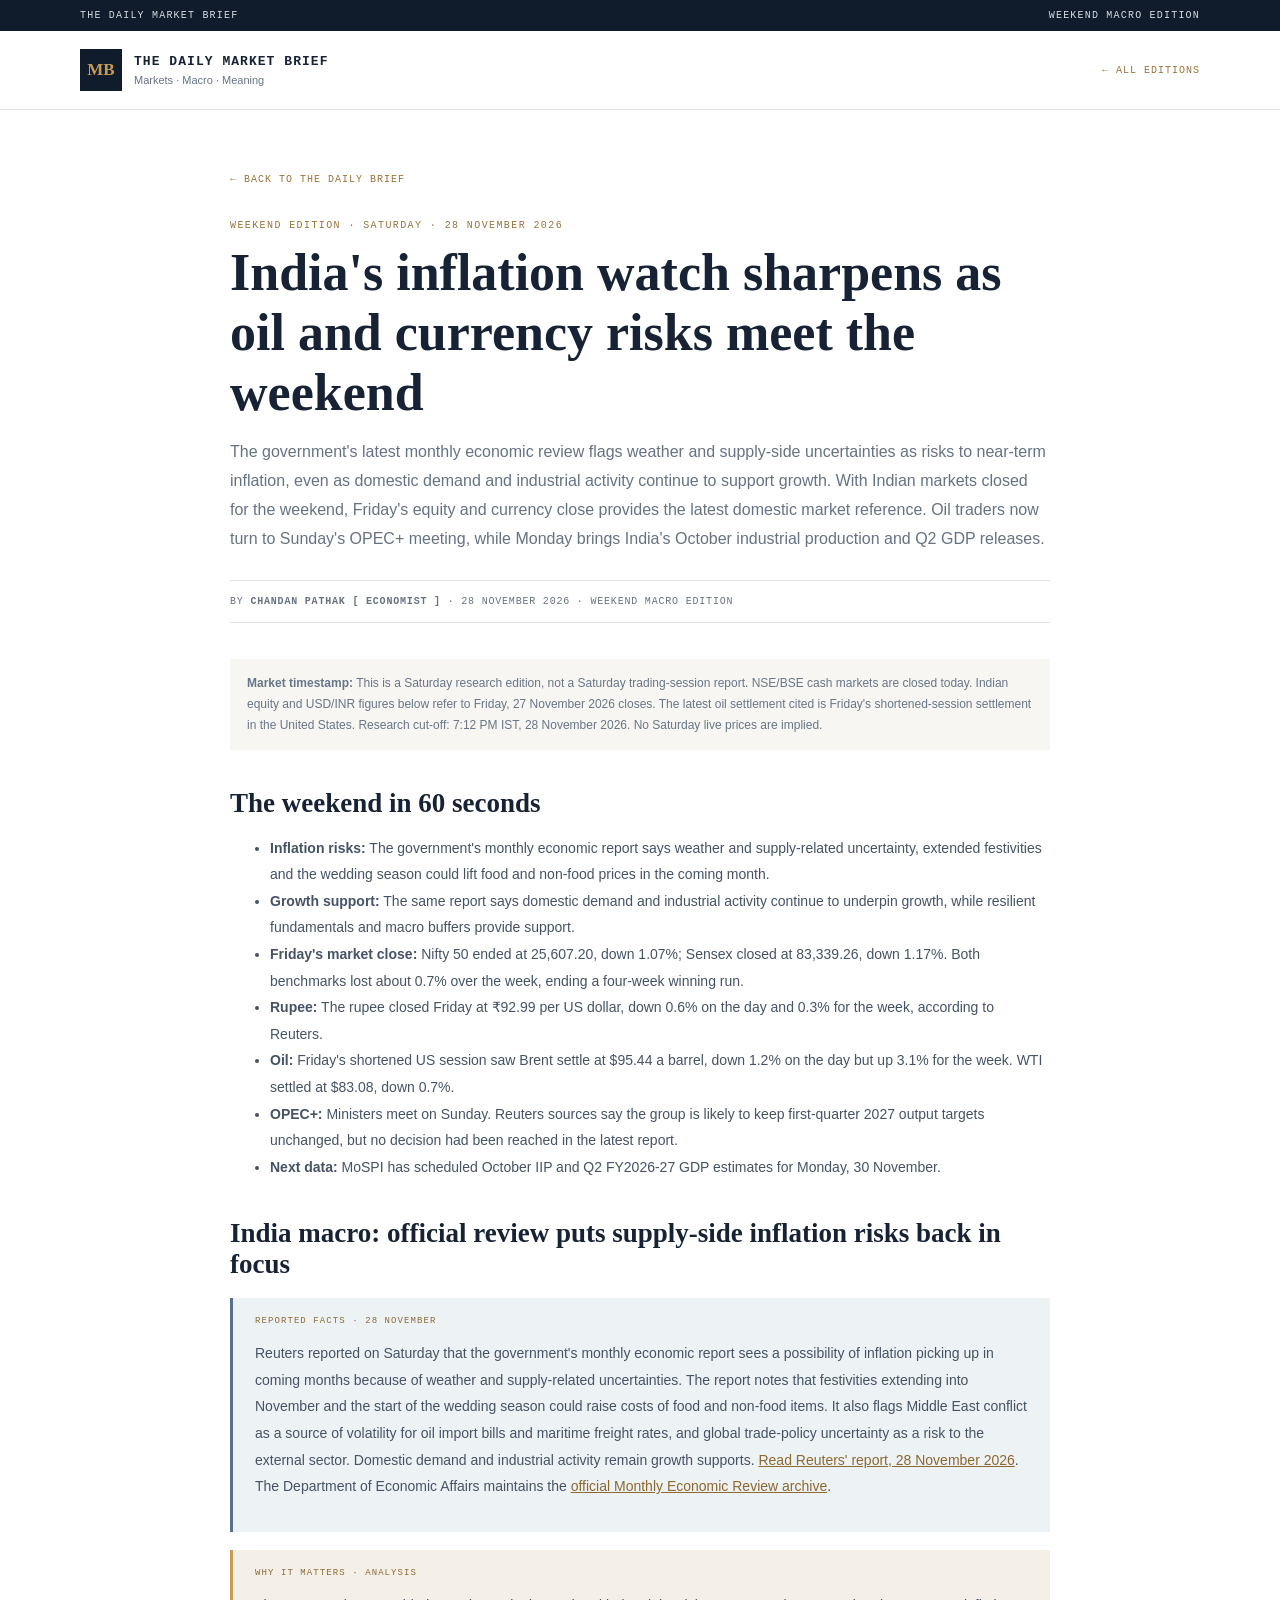
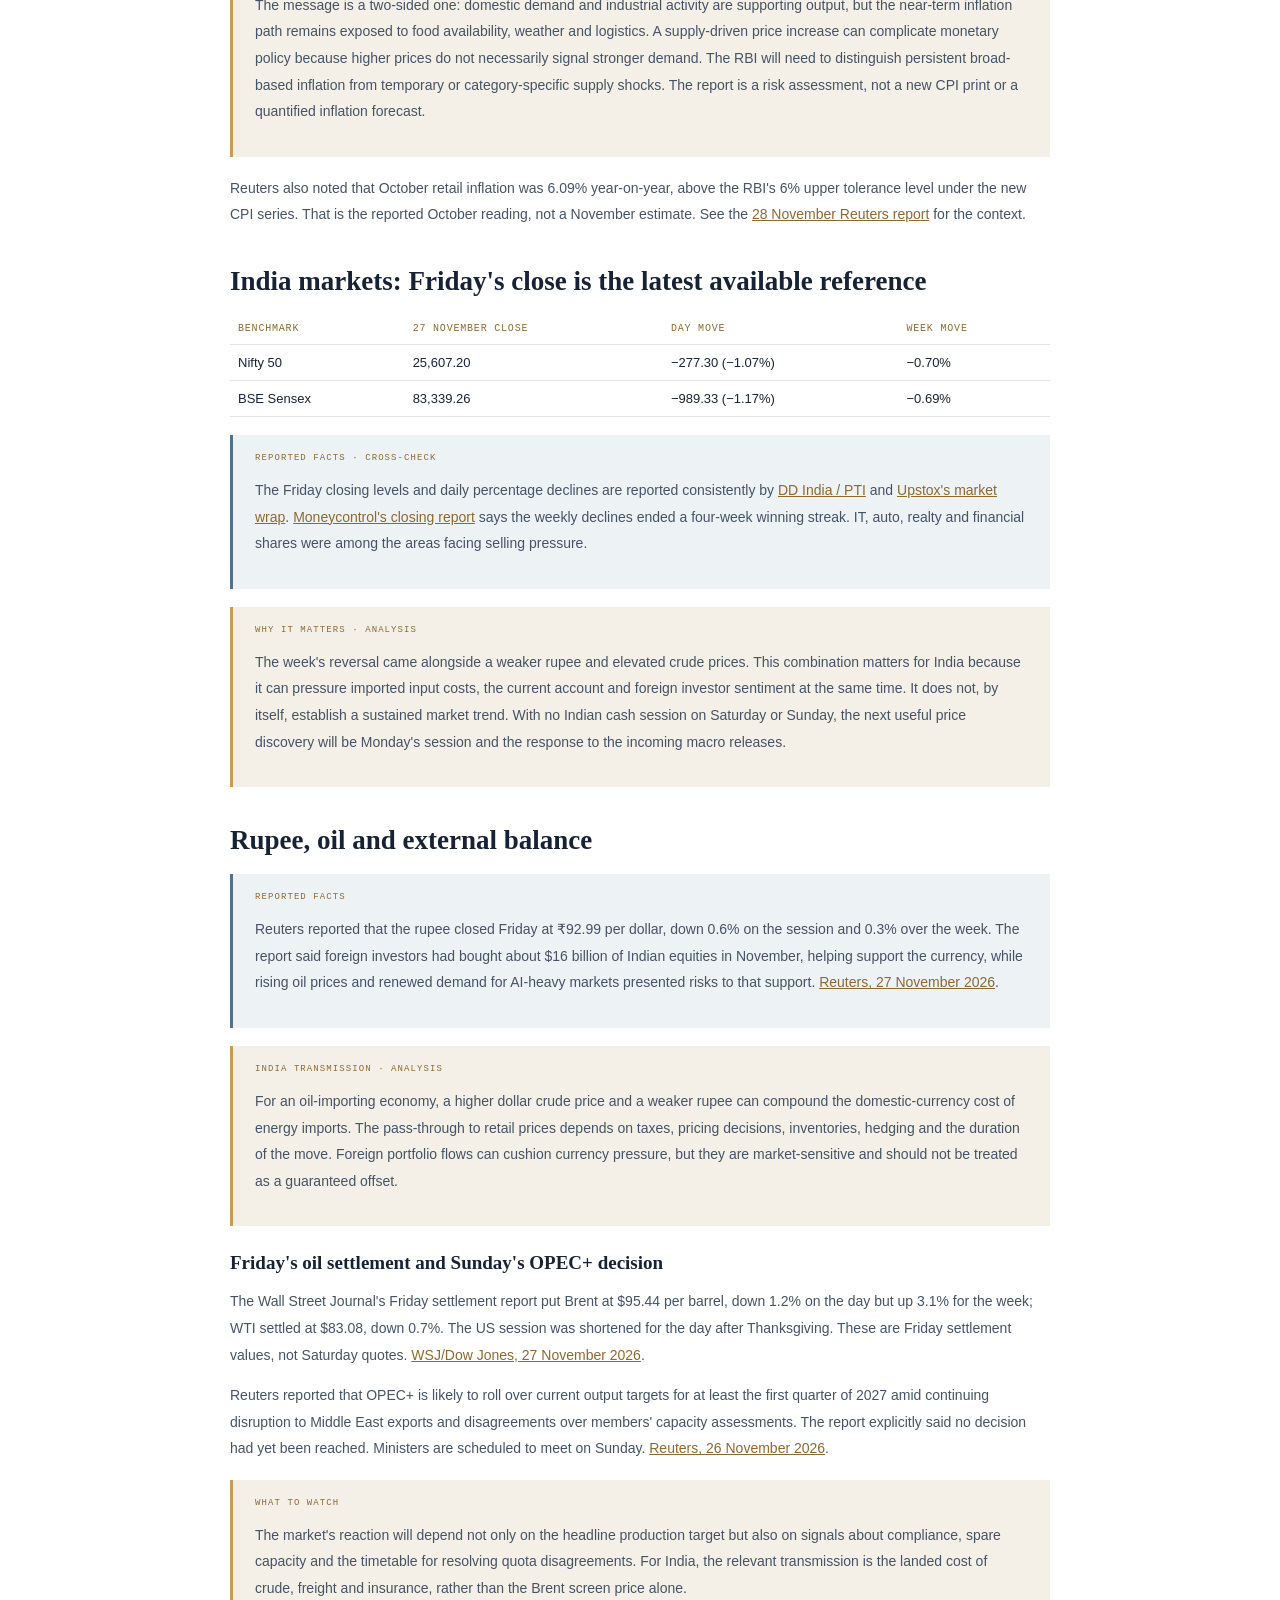
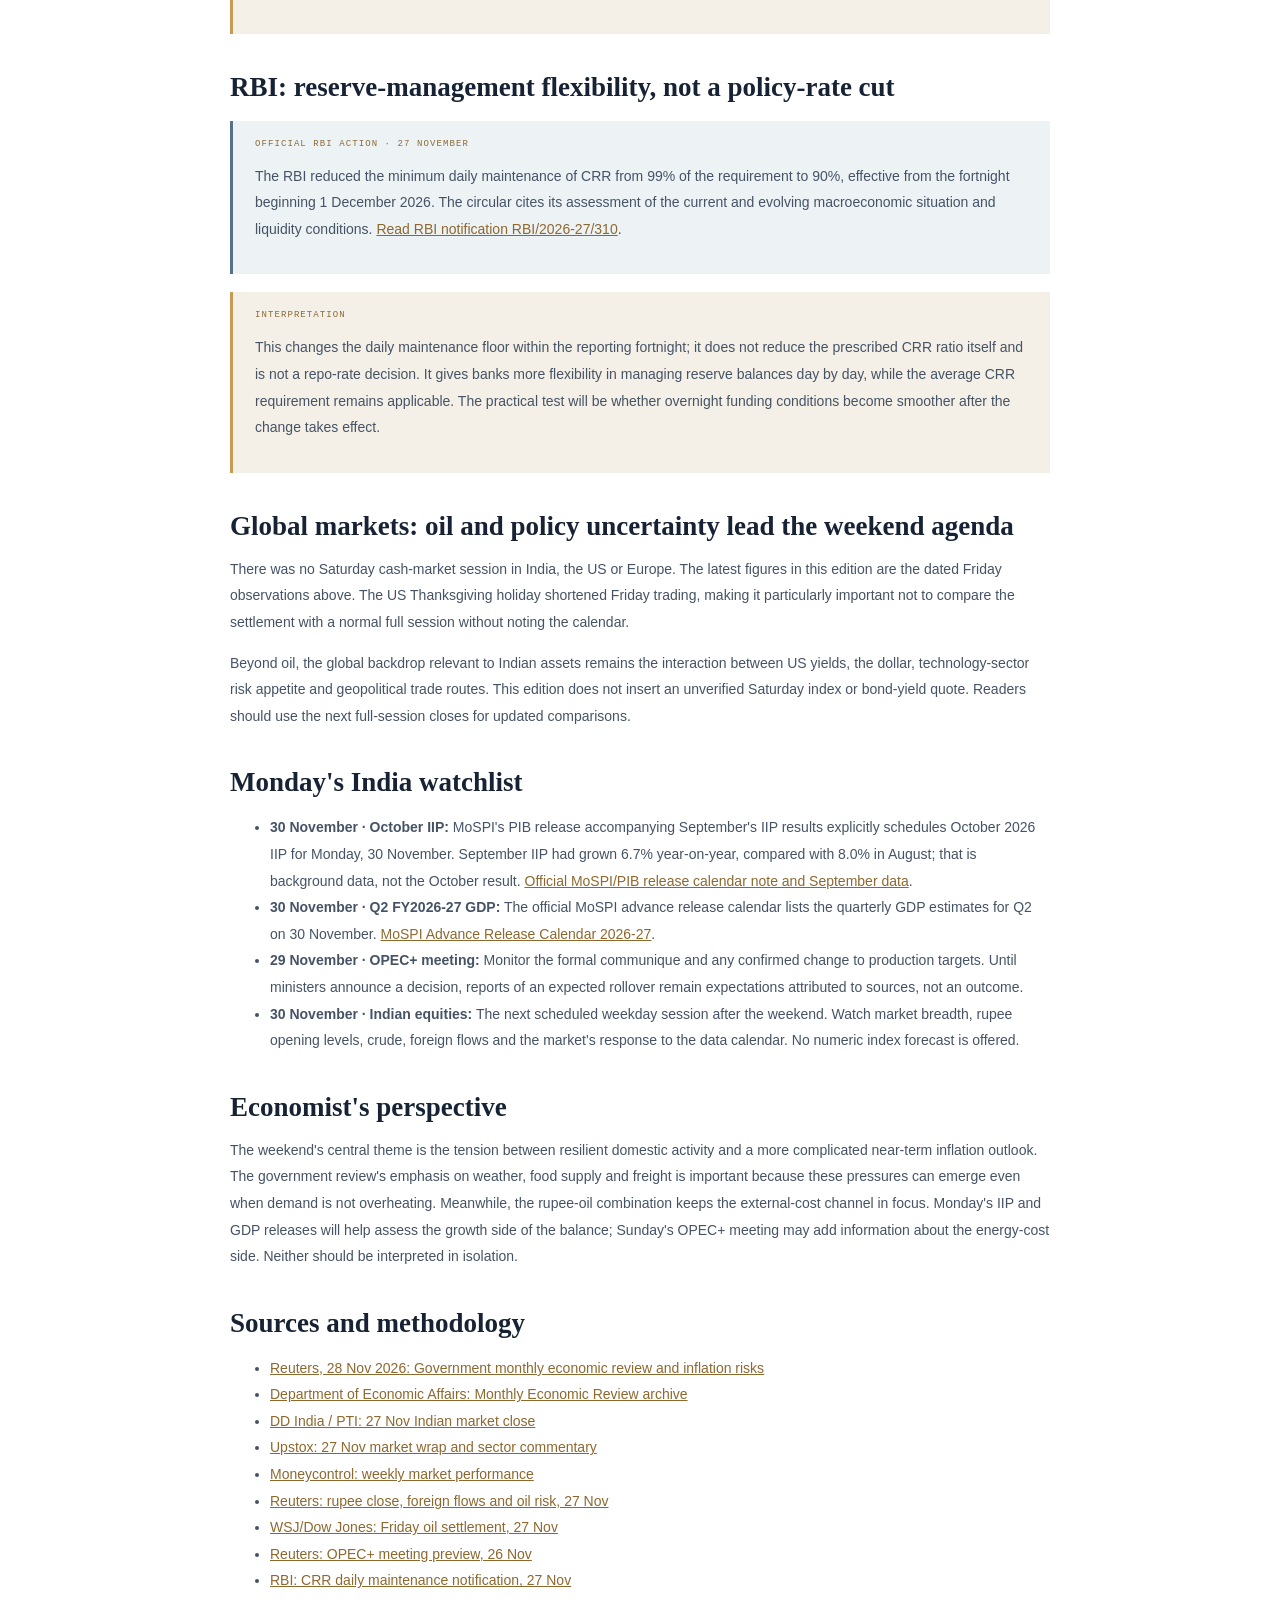
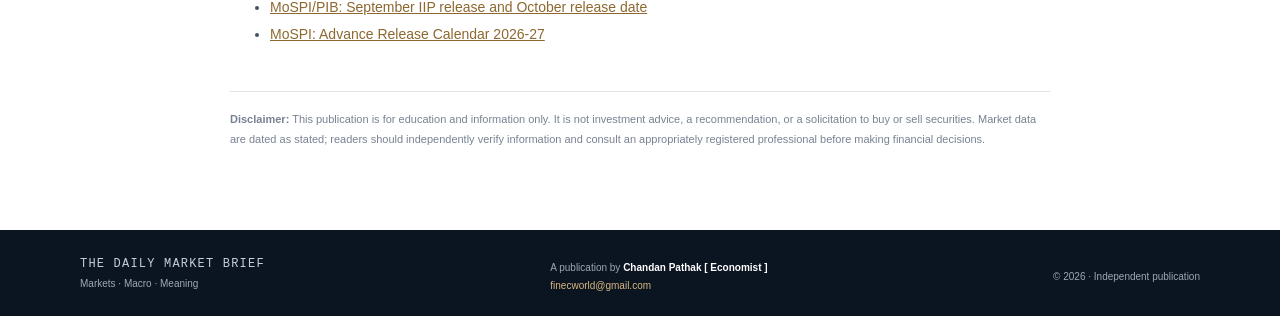
<file: issues/2026-11-28.html>
<!doctype html>
<html lang="en"><head>
<meta charset="utf-8"><meta name="viewport" content="width=device-width,initial-scale=1">
<meta name="description" content="Weekend Daily Market Brief for 28 November 2026: India's monthly economic review flags inflation risks, Friday's rupee and equity weakness, oil-market uncertainty and the OPEC+ meeting ahead.">
<title>Daily Market Brief | 28 November 2026 | Weekend Macro Edition</title>
<link rel="stylesheet" href="../styles.css"><link rel="manifest" href="../manifest.json">
<link rel="canonical" href="https://arthikview.github.io/daily-market-brief/issues/2026-11-28.html">
<meta property="og:type" content="article"><meta property="og:site_name" content="The Daily Market Brief">
<meta property="og:title" content="India's inflation watch sharpens as oil and currency risks meet the weekend">
<meta property="og:description" content="Saturday's weekend edition: government economic review, Friday's market close, RBI liquidity adjustment, oil and OPEC+ watch, and Monday's data calendar.">
<meta property="og:url" content="https://arthikview.github.io/daily-market-brief/issues/2026-11-28.html">
<meta name="twitter:card" content="summary"><meta name="twitter:title" content="Daily Market Brief | 28 November 2026">
<meta name="twitter:description" content="Weekend macro edition: inflation, oil, rupee, RBI liquidity and the week ahead.">
<!-- Google Analytics 4 -->
<script async src="https://www.googletagmanager.com/gtag/js?id=G-FXRHR5E7TX"></script>
<script>
  window.dataLayer = window.dataLayer || [];
  function gtag(){dataLayer.push(arguments);}
  gtag('js', new Date());
  gtag('config', 'G-FXRHR5E7TX');
</script>
<style>
.article-wrap{width:min(820px,calc(100% - 36px));margin:58px auto 80px}.back{font:10px var(--mono);letter-spacing:.1em;color:#98733c;text-decoration:none}.article-kicker{font:10px var(--mono);letter-spacing:.14em;color:#98733c;margin-top:34px}.article-wrap h1{font:700 clamp(34px,6vw,52px)/1.15 var(--serif);margin:12px 0}.article-deck{font-size:16px;color:#667283;line-height:1.8}.article-byline{font:10px var(--mono);letter-spacing:.08em;color:#667283;border-top:1px solid var(--line);border-bottom:1px solid var(--line);padding:15px 0;margin:26px 0 36px}.article-body h2{font:700 27px var(--serif);margin:38px 0 12px}.article-body h3{font:600 19px var(--serif);margin:26px 0 8px}.article-body p,.article-body li{font-size:14px;line-height:1.9;color:#455365}.article-body a{color:#8d682f;overflow-wrap:anywhere}.factbox{background:#edf2f5;border-left:3px solid #56728b;padding:18px 22px;margin:18px 0}.analysisbox{background:#f4f0e7;border-left:3px solid var(--gold);padding:18px 22px;margin:18px 0}.small-label{font:9px var(--mono);letter-spacing:.12em;color:#8b6a36}.article-disclaimer{border-top:1px solid var(--line);margin-top:44px;padding-top:18px;font-size:11px;color:#778292;line-height:1.8}.data-table{width:100%;border-collapse:collapse;margin:16px 0;font-size:13px}.data-table th,.data-table td{text-align:left;border-bottom:1px solid var(--line);padding:10px 8px}.data-table th{font:10px var(--mono);color:#8b6a36;letter-spacing:.08em}.note{padding:14px 17px;background:#f7f6f2;color:#687587;font-size:12px;line-height:1.75;margin:18px 0}
</style></head><body>
<div class="topline"><div class="wrap topinner"><span>THE DAILY MARKET BRIEF</span><span>WEEKEND MACRO EDITION</span></div></div>
<header class="site-header"><div class="wrap header-inner"><a class="brand" href="../index.html"><span class="brand-mark">MB</span><span><strong>THE DAILY MARKET BRIEF</strong><small>Markets · Macro · Meaning</small></span></a><a class="back" href="../index.html">← ALL EDITIONS</a></div></header>
<main class="article-wrap"><a class="back" href="../index.html">← BACK TO THE DAILY BRIEF</a>
<div class="article-kicker">WEEKEND EDITION · SATURDAY · 28 NOVEMBER 2026</div>
<h1>India's inflation watch sharpens as oil and currency risks meet the weekend</h1>
<p class="article-deck">The government's latest monthly economic review flags weather and supply-side uncertainties as risks to near-term inflation, even as domestic demand and industrial activity continue to support growth. With Indian markets closed for the weekend, Friday's equity and currency close provides the latest domestic market reference. Oil traders now turn to Sunday's OPEC+ meeting, while Monday brings India's October industrial production and Q2 GDP releases.</p>
<div class="article-byline">BY <strong>CHANDAN PATHAK [ ECONOMIST ]</strong> · 28 NOVEMBER 2026 · WEEKEND MACRO EDITION</div>
<article class="article-body">
<div class="note"><strong>Market timestamp:</strong> This is a Saturday research edition, not a Saturday trading-session report. NSE/BSE cash markets are closed today. Indian equity and USD/INR figures below refer to Friday, 27 November 2026 closes. The latest oil settlement cited is Friday's shortened-session settlement in the United States. Research cut-off: 7:12 PM IST, 28 November 2026. No Saturday live prices are implied.</div>
<h2>The weekend in 60 seconds</h2>
<ul>
<li><strong>Inflation risks:</strong> The government's monthly economic report says weather and supply-related uncertainty, extended festivities and the wedding season could lift food and non-food prices in the coming month.</li>
<li><strong>Growth support:</strong> The same report says domestic demand and industrial activity continue to underpin growth, while resilient fundamentals and macro buffers provide support.</li>
<li><strong>Friday's market close:</strong> Nifty 50 ended at 25,607.20, down 1.07%; Sensex closed at 83,339.26, down 1.17%. Both benchmarks lost about 0.7% over the week, ending a four-week winning run.</li>
<li><strong>Rupee:</strong> The rupee closed Friday at ₹92.99 per US dollar, down 0.6% on the day and 0.3% for the week, according to Reuters.</li>
<li><strong>Oil:</strong> Friday's shortened US session saw Brent settle at $95.44 a barrel, down 1.2% on the day but up 3.1% for the week. WTI settled at $83.08, down 0.7%.</li>
<li><strong>OPEC+:</strong> Ministers meet on Sunday. Reuters sources say the group is likely to keep first-quarter 2027 output targets unchanged, but no decision had been reached in the latest report.</li>
<li><strong>Next data:</strong> MoSPI has scheduled October IIP and Q2 FY2026-27 GDP estimates for Monday, 30 November.</li>
</ul>
<h2>India macro: official review puts supply-side inflation risks back in focus</h2>
<div class="factbox"><div class="small-label">REPORTED FACTS · 28 NOVEMBER</div><p>Reuters reported on Saturday that the government's monthly economic report sees a possibility of inflation picking up in coming months because of weather and supply-related uncertainties. The report notes that festivities extending into November and the start of the wedding season could raise costs of food and non-food items. It also flags Middle East conflict as a source of volatility for oil import bills and maritime freight rates, and global trade-policy uncertainty as a risk to the external sector. Domestic demand and industrial activity remain growth supports. <a href="https://www.reuters.com/world/india/weather-supply-uncertainties-may-accelerate-india-inflation-report-says-2026-11-28/">Read Reuters' report, 28 November 2026</a>. The Department of Economic Affairs maintains the <a href="https://dea.gov.in/reports-monthly-economic-report">official Monthly Economic Review archive</a>.</p></div>
<div class="analysisbox"><div class="small-label">WHY IT MATTERS · ANALYSIS</div><p>The message is a two-sided one: domestic demand and industrial activity are supporting output, but the near-term inflation path remains exposed to food availability, weather and logistics. A supply-driven price increase can complicate monetary policy because higher prices do not necessarily signal stronger demand. The RBI will need to distinguish persistent broad-based inflation from temporary or category-specific supply shocks. The report is a risk assessment, not a new CPI print or a quantified inflation forecast.</p></div>
<p>Reuters also noted that October retail inflation was 6.09% year-on-year, above the RBI's 6% upper tolerance level under the new CPI series. That is the reported October reading, not a November estimate. See the <a href="https://www.reuters.com/world/india/weather-supply-uncertainties-may-accelerate-india-inflation-report-says-2026-11-28/">28 November Reuters report</a> for the context.</p>
<h2>India markets: Friday's close is the latest available reference</h2>
<table class="data-table"><thead><tr><th>BENCHMARK</th><th>27 NOVEMBER CLOSE</th><th>DAY MOVE</th><th>WEEK MOVE</th></tr></thead><tbody>
<tr><td>Nifty 50</td><td>25,607.20</td><td>−277.30 (−1.07%)</td><td>−0.70%</td></tr>
<tr><td>BSE Sensex</td><td>83,339.26</td><td>−989.33 (−1.17%)</td><td>−0.69%</td></tr>
</tbody></table>
<div class="factbox"><div class="small-label">REPORTED FACTS · CROSS-CHECK</div><p>The Friday closing levels and daily percentage declines are reported consistently by <a href="https://ddindia.co.in/2026/11/stock-markets-snap-2-day-rally-sensex-nifty-end-in-red-amid-profit-booking/">DD India / PTI</a> and <a href="https://upstox.com/news/market-news/stocks/market-wrap-nov-27-sensex-tanks-989-pts-nifty-50-ends-at-25-607-as-it-stock-drag-shriram-finance-top-loser/article-204099/">Upstox's market wrap</a>. <a href="https://www.moneycontrol.com/news/business/markets/taking-stock-market-snaps-4-week-rally-nifty-below-25-650-sensex-sheds-989-pts-14090358.html">Moneycontrol's closing report</a> says the weekly declines ended a four-week winning streak. IT, auto, realty and financial shares were among the areas facing selling pressure.</p></div>
<div class="analysisbox"><div class="small-label">WHY IT MATTERS · ANALYSIS</div><p>The week's reversal came alongside a weaker rupee and elevated crude prices. This combination matters for India because it can pressure imported input costs, the current account and foreign investor sentiment at the same time. It does not, by itself, establish a sustained market trend. With no Indian cash session on Saturday or Sunday, the next useful price discovery will be Monday's session and the response to the incoming macro releases.</p></div>
<h2>Rupee, oil and external balance</h2>
<div class="factbox"><div class="small-label">REPORTED FACTS</div><p>Reuters reported that the rupee closed Friday at ₹92.99 per dollar, down 0.6% on the session and 0.3% over the week. The report said foreign investors had bought about $16 billion of Indian equities in November, helping support the currency, while rising oil prices and renewed demand for AI-heavy markets presented risks to that support. <a href="https://www.reuters.com/world/india/rupee-rally-faces-oil-test-inflows-positive-sentiment-provide-cushion-2026-11-27/">Reuters, 27 November 2026</a>.</p></div>
<div class="analysisbox"><div class="small-label">INDIA TRANSMISSION · ANALYSIS</div><p>For an oil-importing economy, a higher dollar crude price and a weaker rupee can compound the domestic-currency cost of energy imports. The pass-through to retail prices depends on taxes, pricing decisions, inventories, hedging and the duration of the move. Foreign portfolio flows can cushion currency pressure, but they are market-sensitive and should not be treated as a guaranteed offset.</p></div>
<h3>Friday's oil settlement and Sunday's OPEC+ decision</h3>
<p>The Wall Street Journal's Friday settlement report put Brent at $95.44 per barrel, down 1.2% on the day but up 3.1% for the week; WTI settled at $83.08, down 0.7%. The US session was shortened for the day after Thanksgiving. These are Friday settlement values, not Saturday quotes. <a href="https://www.wsj.com/finance/commodities-futures/oil-mixed-as-markets-track-mideast-developments-u-s-inventories-6daf3fb1">WSJ/Dow Jones, 27 November 2026</a>.</p>
<p>Reuters reported that OPEC+ is likely to roll over current output targets for at least the first quarter of 2027 amid continuing disruption to Middle East exports and disagreements over members' capacity assessments. The report explicitly said no decision had yet been reached. Ministers are scheduled to meet on Sunday. <a href="https://www.reuters.com/business/energy/opec-may-roll-over-current-oil-output-targets-sunday-meeting-sources-say-2026-11-26/">Reuters, 26 November 2026</a>.</p>
<div class="analysisbox"><div class="small-label">WHAT TO WATCH</div><p>The market's reaction will depend not only on the headline production target but also on signals about compliance, spare capacity and the timetable for resolving quota disagreements. For India, the relevant transmission is the landed cost of crude, freight and insurance, rather than the Brent screen price alone.</p></div>
<h2>RBI: reserve-management flexibility, not a policy-rate cut</h2>
<div class="factbox"><div class="small-label">OFFICIAL RBI ACTION · 27 NOVEMBER</div><p>The RBI reduced the minimum daily maintenance of CRR from 99% of the requirement to 90%, effective from the fortnight beginning 1 December 2026. The circular cites its assessment of the current and evolving macroeconomic situation and liquidity conditions. <a href="https://rbi.org.in/Scripts/NotificationUser.aspx/www.mastercirculars.rbi.org.in/Scripts/NotificationUser.aspx?Id=13759&amp;Mode=0">Read RBI notification RBI/2026-27/310</a>.</p></div>
<div class="analysisbox"><div class="small-label">INTERPRETATION</div><p>This changes the daily maintenance floor within the reporting fortnight; it does not reduce the prescribed CRR ratio itself and is not a repo-rate decision. It gives banks more flexibility in managing reserve balances day by day, while the average CRR requirement remains applicable. The practical test will be whether overnight funding conditions become smoother after the change takes effect.</p></div>
<h2>Global markets: oil and policy uncertainty lead the weekend agenda</h2>
<p>There was no Saturday cash-market session in India, the US or Europe. The latest figures in this edition are the dated Friday observations above. The US Thanksgiving holiday shortened Friday trading, making it particularly important not to compare the settlement with a normal full session without noting the calendar.</p>
<p>Beyond oil, the global backdrop relevant to Indian assets remains the interaction between US yields, the dollar, technology-sector risk appetite and geopolitical trade routes. This edition does not insert an unverified Saturday index or bond-yield quote. Readers should use the next full-session closes for updated comparisons.</p>
<h2>Monday's India watchlist</h2>
<ul>
<li><strong>30 November · October IIP:</strong> MoSPI's PIB release accompanying September's IIP results explicitly schedules October 2026 IIP for Monday, 30 November. September IIP had grown 6.7% year-on-year, compared with 8.0% in August; that is background data, not the October result. <a href="https://www.pib.gov.in/PressReleasePage.aspx?PRID=2329475&amp;lang=2&amp;reg=48">Official MoSPI/PIB release calendar note and September data</a>.</li>
<li><strong>30 November · Q2 FY2026-27 GDP:</strong> The official MoSPI advance release calendar lists the quarterly GDP estimates for Q2 on 30 November. <a href="https://www.mospi.gov.in/uploads/documents/releaseCalender/1770293210621-ADVANCE%20RELEASE%20CALENDAR%202026-27%20FINAL%2005.02.2026.pdf">MoSPI Advance Release Calendar 2026-27</a>.</li>
<li><strong>29 November · OPEC+ meeting:</strong> Monitor the formal communique and any confirmed change to production targets. Until ministers announce a decision, reports of an expected rollover remain expectations attributed to sources, not an outcome.</li>
<li><strong>30 November · Indian equities:</strong> The next scheduled weekday session after the weekend. Watch market breadth, rupee opening levels, crude, foreign flows and the market's response to the data calendar. No numeric index forecast is offered.</li>
</ul>
<h2>Economist's perspective</h2>
<p>The weekend's central theme is the tension between resilient domestic activity and a more complicated near-term inflation outlook. The government review's emphasis on weather, food supply and freight is important because these pressures can emerge even when demand is not overheating. Meanwhile, the rupee-oil combination keeps the external-cost channel in focus. Monday's IIP and GDP releases will help assess the growth side of the balance; Sunday's OPEC+ meeting may add information about the energy-cost side. Neither should be interpreted in isolation.</p>
<h2>Sources and methodology</h2>
<ul>
<li><a href="https://www.reuters.com/world/india/weather-supply-uncertainties-may-accelerate-india-inflation-report-says-2026-11-28/">Reuters, 28 Nov 2026: Government monthly economic review and inflation risks</a></li>
<li><a href="https://dea.gov.in/reports-monthly-economic-report">Department of Economic Affairs: Monthly Economic Review archive</a></li>
<li><a href="https://ddindia.co.in/2026/11/stock-markets-snap-2-day-rally-sensex-nifty-end-in-red-amid-profit-booking/">DD India / PTI: 27 Nov Indian market close</a></li>
<li><a href="https://upstox.com/news/market-news/stocks/market-wrap-nov-27-sensex-tanks-989-pts-nifty-50-ends-at-25-607-as-it-stock-drag-shriram-finance-top-loser/article-204099/">Upstox: 27 Nov market wrap and sector commentary</a></li>
<li><a href="https://www.moneycontrol.com/news/business/markets/taking-stock-market-snaps-4-week-rally-nifty-below-25-650-sensex-sheds-989-pts-14090358.html">Moneycontrol: weekly market performance</a></li>
<li><a href="https://www.reuters.com/world/india/rupee-rally-faces-oil-test-inflows-positive-sentiment-provide-cushion-2026-11-27/">Reuters: rupee close, foreign flows and oil risk, 27 Nov</a></li>
<li><a href="https://www.wsj.com/finance/commodities-futures/oil-mixed-as-markets-track-mideast-developments-u-s-inventories-6daf3fb1">WSJ/Dow Jones: Friday oil settlement, 27 Nov</a></li>
<li><a href="https://www.reuters.com/business/energy/opec-may-roll-over-current-oil-output-targets-sunday-meeting-sources-say-2026-11-26/">Reuters: OPEC+ meeting preview, 26 Nov</a></li>
<li><a href="https://rbi.org.in/Scripts/NotificationUser.aspx/www.mastercirculars.rbi.org.in/Scripts/NotificationUser.aspx?Id=13759&amp;Mode=0">RBI: CRR daily maintenance notification, 27 Nov</a></li>
<li><a href="https://www.pib.gov.in/PressReleasePage.aspx?PRID=2329475&amp;lang=2&amp;reg=48">MoSPI/PIB: September IIP release and October release date</a></li>
<li><a href="https://www.mospi.gov.in/uploads/documents/releaseCalender/1770293210621-ADVANCE%20RELEASE%20CALENDAR%202026-27%20FINAL%2005.02.2026.pdf">MoSPI: Advance Release Calendar 2026-27</a></li>
</ul>
</article>
<div class="article-disclaimer"><strong>Disclaimer:</strong> This publication is for education and information only. It is not investment advice, a recommendation, or a solicitation to buy or sell securities. Market data are dated as stated; readers should independently verify information and consult an appropriately registered professional before making financial decisions.</div>
</main>
<footer><div class="wrap footer-inner"><div><strong>THE DAILY MARKET BRIEF</strong><span>Markets · Macro · Meaning</span></div><div class="footer-author">A publication by <strong>Chandan Pathak [ Economist ]</strong><a href="mailto:finecworld@gmail.com">finecworld@gmail.com</a></div><div class="copyright">© 2026 · Independent publication</div></div></footer>
<script src="../pwa.js"></script></body></html>
</file>
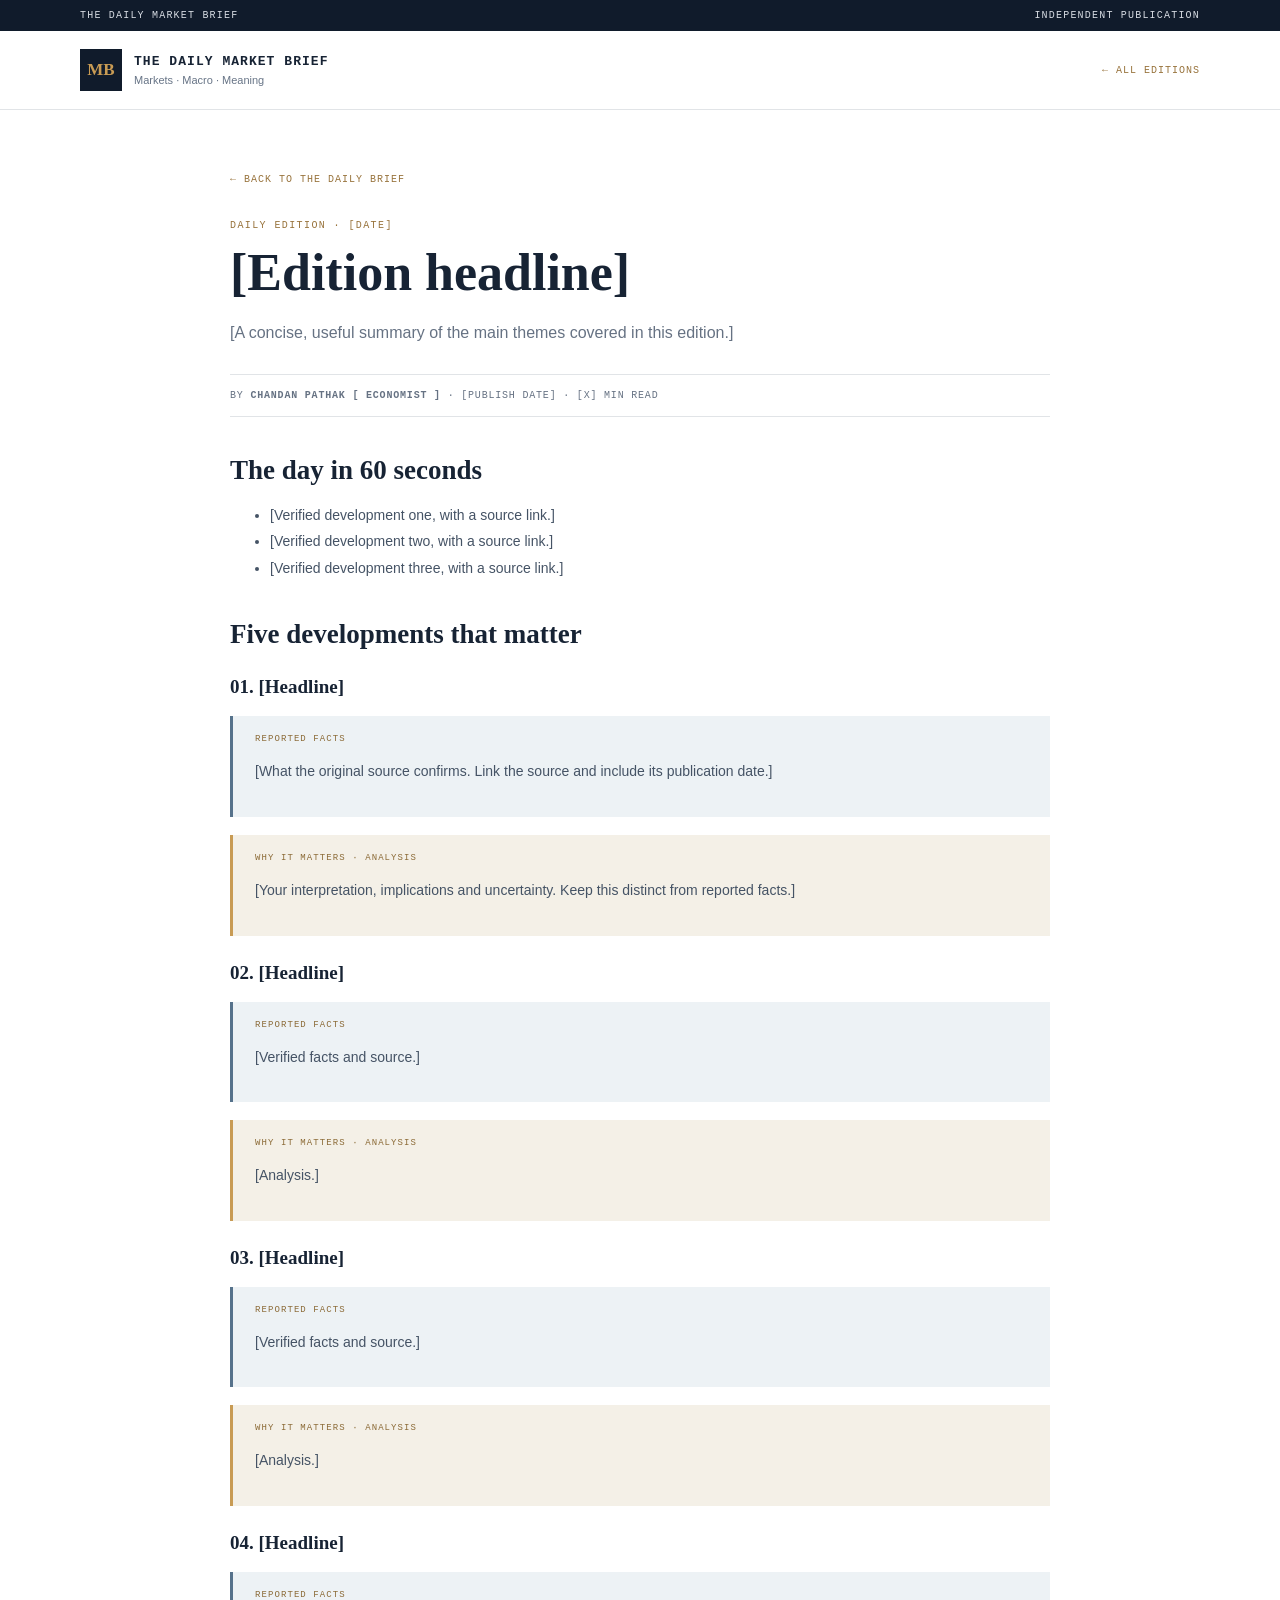
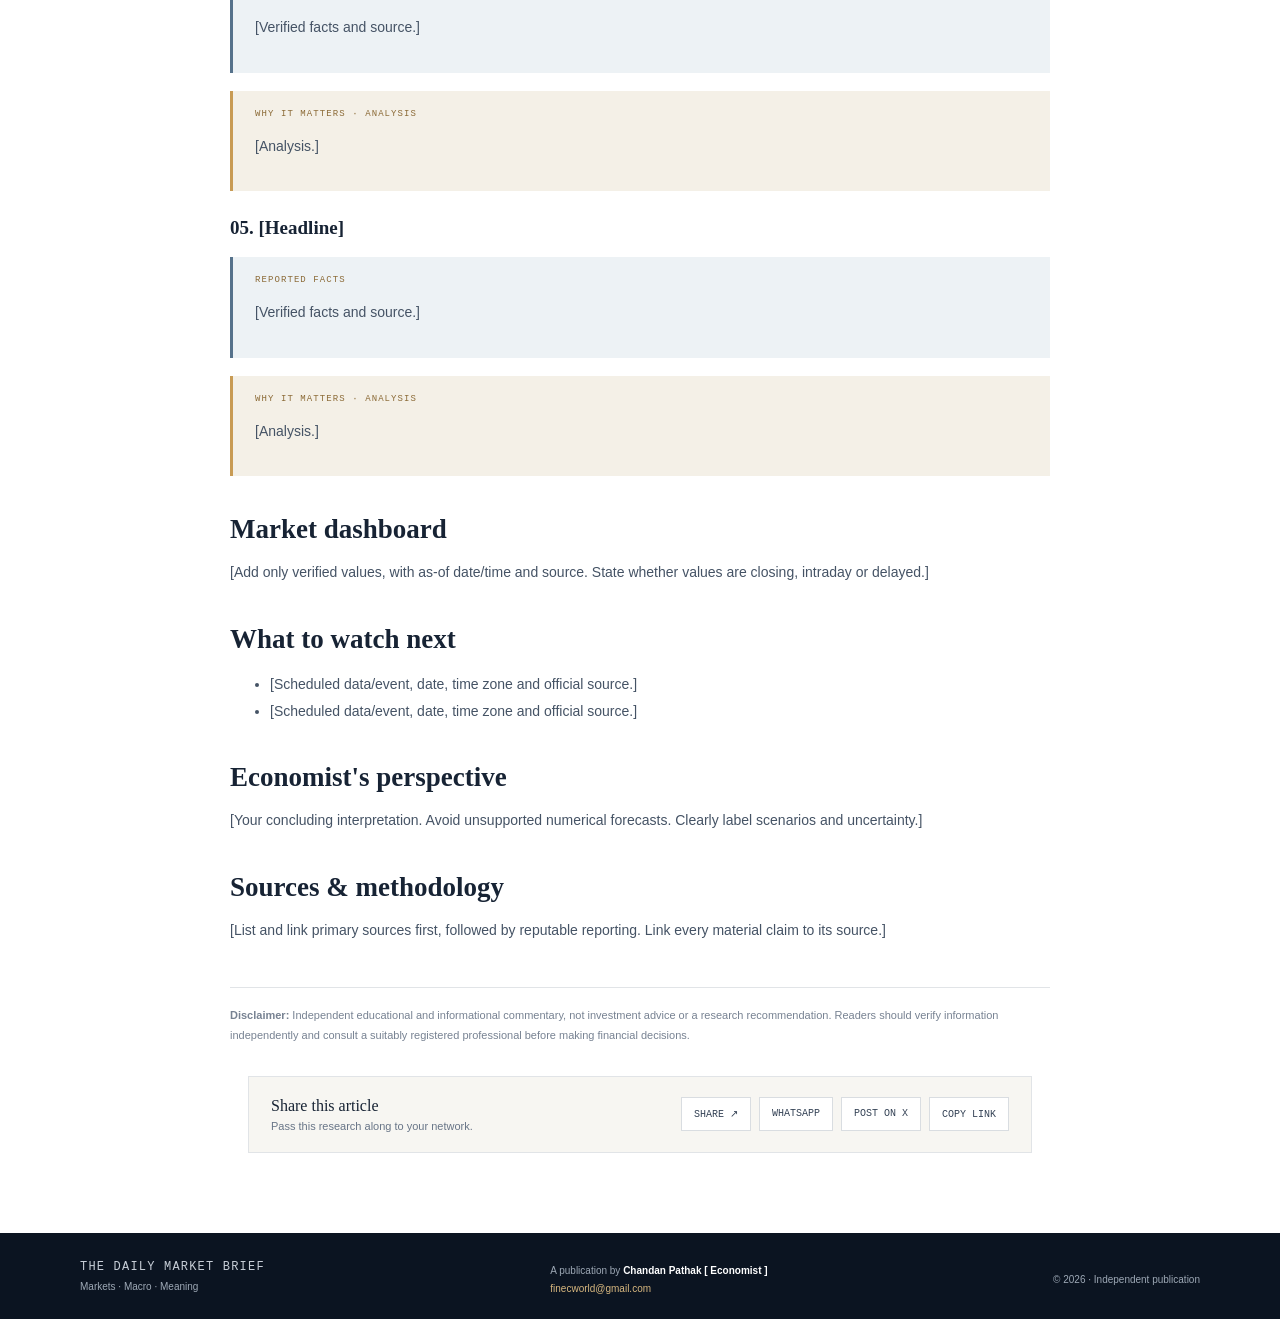
<file: issues/issue-template.html>
<!doctype html>
<html lang="en"><head><meta charset="utf-8"><meta name="viewport" content="width=device-width,initial-scale=1"><meta name="description" content="Daily Market Brief by Chandan Pathak, Economist"><title>Daily Market Brief | Chandan Pathak</title><link rel="stylesheet" href="../styles.css"><style>
.article-wrap{width:min(820px,calc(100% - 36px));margin:58px auto 80px}.back{font:10px var(--mono);letter-spacing:.1em;color:#98733c;text-decoration:none}.article-kicker{font:10px var(--mono);letter-spacing:.14em;color:#98733c;margin-top:34px}.article-wrap h1{font:700 clamp(34px,6vw,52px)/1.15 var(--serif);margin:12px 0}.article-deck{font-size:16px;color:#667283;line-height:1.8}.article-byline{font:10px var(--mono);letter-spacing:.08em;color:#667283;border-top:1px solid var(--line);border-bottom:1px solid var(--line);padding:15px 0;margin:26px 0 36px}.article-body h2{font:700 27px var(--serif);margin:38px 0 12px}.article-body h3{font:600 19px var(--serif);margin:26px 0 8px}.article-body p,.article-body li{font-size:14px;line-height:1.9;color:#455365}.article-body a{color:#8d682f}.factbox{background:#edf2f5;border-left:3px solid #56728b;padding:18px 22px;margin:18px 0}.analysisbox{background:#f4f0e7;border-left:3px solid var(--gold);padding:18px 22px;margin:18px 0}.small-label{font:9px var(--mono);letter-spacing:.12em;color:#8b6a36}.article-disclaimer{border-top:1px solid var(--line);margin-top:44px;padding-top:18px;font-size:11px;color:#778292;line-height:1.8}
</style><meta name="robots" content="noindex,follow">

<!-- Google Analytics 4 -->
<script async src="https://www.googletagmanager.com/gtag/js?id=G-FXRHR5E7TX"></script>
<script>
  window.dataLayer = window.dataLayer || [];
  function gtag(){dataLayer.push(arguments);}
  gtag('js', new Date());
  gtag('config', 'G-FXRHR5E7TX');
</script>
<link rel="manifest" href="../manifest.json">
</head><body><div class="topline"><div class="wrap topinner"><span>THE DAILY MARKET BRIEF</span><span>INDEPENDENT PUBLICATION</span></div></div>
<header class="site-header"><div class="wrap header-inner"><a class="brand" href="../index.html"><span class="brand-mark">MB</span><span><strong>THE DAILY MARKET BRIEF</strong><small>Markets · Macro · Meaning</small></span></a><a class="back" href="../index.html">← ALL EDITIONS</a></div></header>
<main class="article-wrap"><a class="back" href="../index.html">← BACK TO THE DAILY BRIEF</a><div class="article-kicker">DAILY EDITION · [DATE]</div><h1>[Edition headline]</h1><p class="article-deck">[A concise, useful summary of the main themes covered in this edition.]</p><div class="article-byline">BY <strong>CHANDAN PATHAK [ ECONOMIST ]</strong> · [PUBLISH DATE] · [X] MIN READ</div>
<article class="article-body"><h2>The day in 60 seconds</h2><ul><li>[Verified development one, with a source link.]</li><li>[Verified development two, with a source link.]</li><li>[Verified development three, with a source link.]</li></ul>
<h2>Five developments that matter</h2>
<h3>01. [Headline]</h3><div class="factbox"><div class="small-label">REPORTED FACTS</div><p>[What the original source confirms. Link the source and include its publication date.]</p></div><div class="analysisbox"><div class="small-label">WHY IT MATTERS · ANALYSIS</div><p>[Your interpretation, implications and uncertainty. Keep this distinct from reported facts.]</p></div>
<h3>02. [Headline]</h3><div class="factbox"><div class="small-label">REPORTED FACTS</div><p>[Verified facts and source.]</p></div><div class="analysisbox"><div class="small-label">WHY IT MATTERS · ANALYSIS</div><p>[Analysis.]</p></div>
<h3>03. [Headline]</h3><div class="factbox"><div class="small-label">REPORTED FACTS</div><p>[Verified facts and source.]</p></div><div class="analysisbox"><div class="small-label">WHY IT MATTERS · ANALYSIS</div><p>[Analysis.]</p></div>
<h3>04. [Headline]</h3><div class="factbox"><div class="small-label">REPORTED FACTS</div><p>[Verified facts and source.]</p></div><div class="analysisbox"><div class="small-label">WHY IT MATTERS · ANALYSIS</div><p>[Analysis.]</p></div>
<h3>05. [Headline]</h3><div class="factbox"><div class="small-label">REPORTED FACTS</div><p>[Verified facts and source.]</p></div><div class="analysisbox"><div class="small-label">WHY IT MATTERS · ANALYSIS</div><p>[Analysis.]</p></div>
<h2>Market dashboard</h2><p>[Add only verified values, with as-of date/time and source. State whether values are closing, intraday or delayed.]</p>
<h2>What to watch next</h2><ul><li>[Scheduled data/event, date, time zone and official source.]</li><li>[Scheduled data/event, date, time zone and official source.]</li></ul>
<h2>Economist's perspective</h2><p>[Your concluding interpretation. Avoid unsupported numerical forecasts. Clearly label scenarios and uncertainty.]</p>
<h2>Sources & methodology</h2><p>[List and link primary sources first, followed by reputable reporting. Link every material claim to its source.]</p></article>
<div class="article-disclaimer"><strong>Disclaimer:</strong> Independent educational and informational commentary, not investment advice or a research recommendation. Readers should verify information independently and consult a suitably registered professional before making financial decisions.</div><div class="share-strip"><div class="share-copy"><strong>Share this article</strong><span>Pass this research along to your network.</span></div><div class="share-actions"><button type="button" class="native-share">SHARE ↗</button><a class="wa-share" target="_blank" rel="noopener">WHATSAPP</a><a class="x-share" target="_blank" rel="noopener">POST ON X</a><button type="button" class="copy-share">COPY LINK</button></div></div><script>
(()=>{const url=window.location.href;const title=document.title;const wa=document.querySelector('.wa-share');const x=document.querySelector('.x-share');wa.href='https://api.whatsapp.com/send?text='+encodeURIComponent(title+' '+url);x.href='https://twitter.com/intent/tweet?text='+encodeURIComponent(title)+'&url='+encodeURIComponent(url);document.querySelector('.native-share').addEventListener('click',async()=>{if(navigator.share){try{await navigator.share({title,text:title,url})}catch(e){}}else{try{await navigator.clipboard.writeText(url);alert('Article link copied.')}catch(e){window.prompt('Copy this article link:',url)}}});document.querySelector('.copy-share').addEventListener('click',async()=>{try{await navigator.clipboard.writeText(url);alert('Article link copied.')}catch(e){window.prompt('Copy this article link:',url)}})})();
</script></main>
<footer><div class="wrap footer-inner"><div><strong>THE DAILY MARKET BRIEF</strong><span>Markets · Macro · Meaning</span></div><div class="footer-author">A publication by <strong>Chandan Pathak [ Economist ]</strong><a href="mailto:finecworld@gmail.com">finecworld@gmail.com</a></div><div class="copyright">© 2026 · Independent publication</div></div></footer><script src="../pwa.js"></script>
</body></html>
</file>
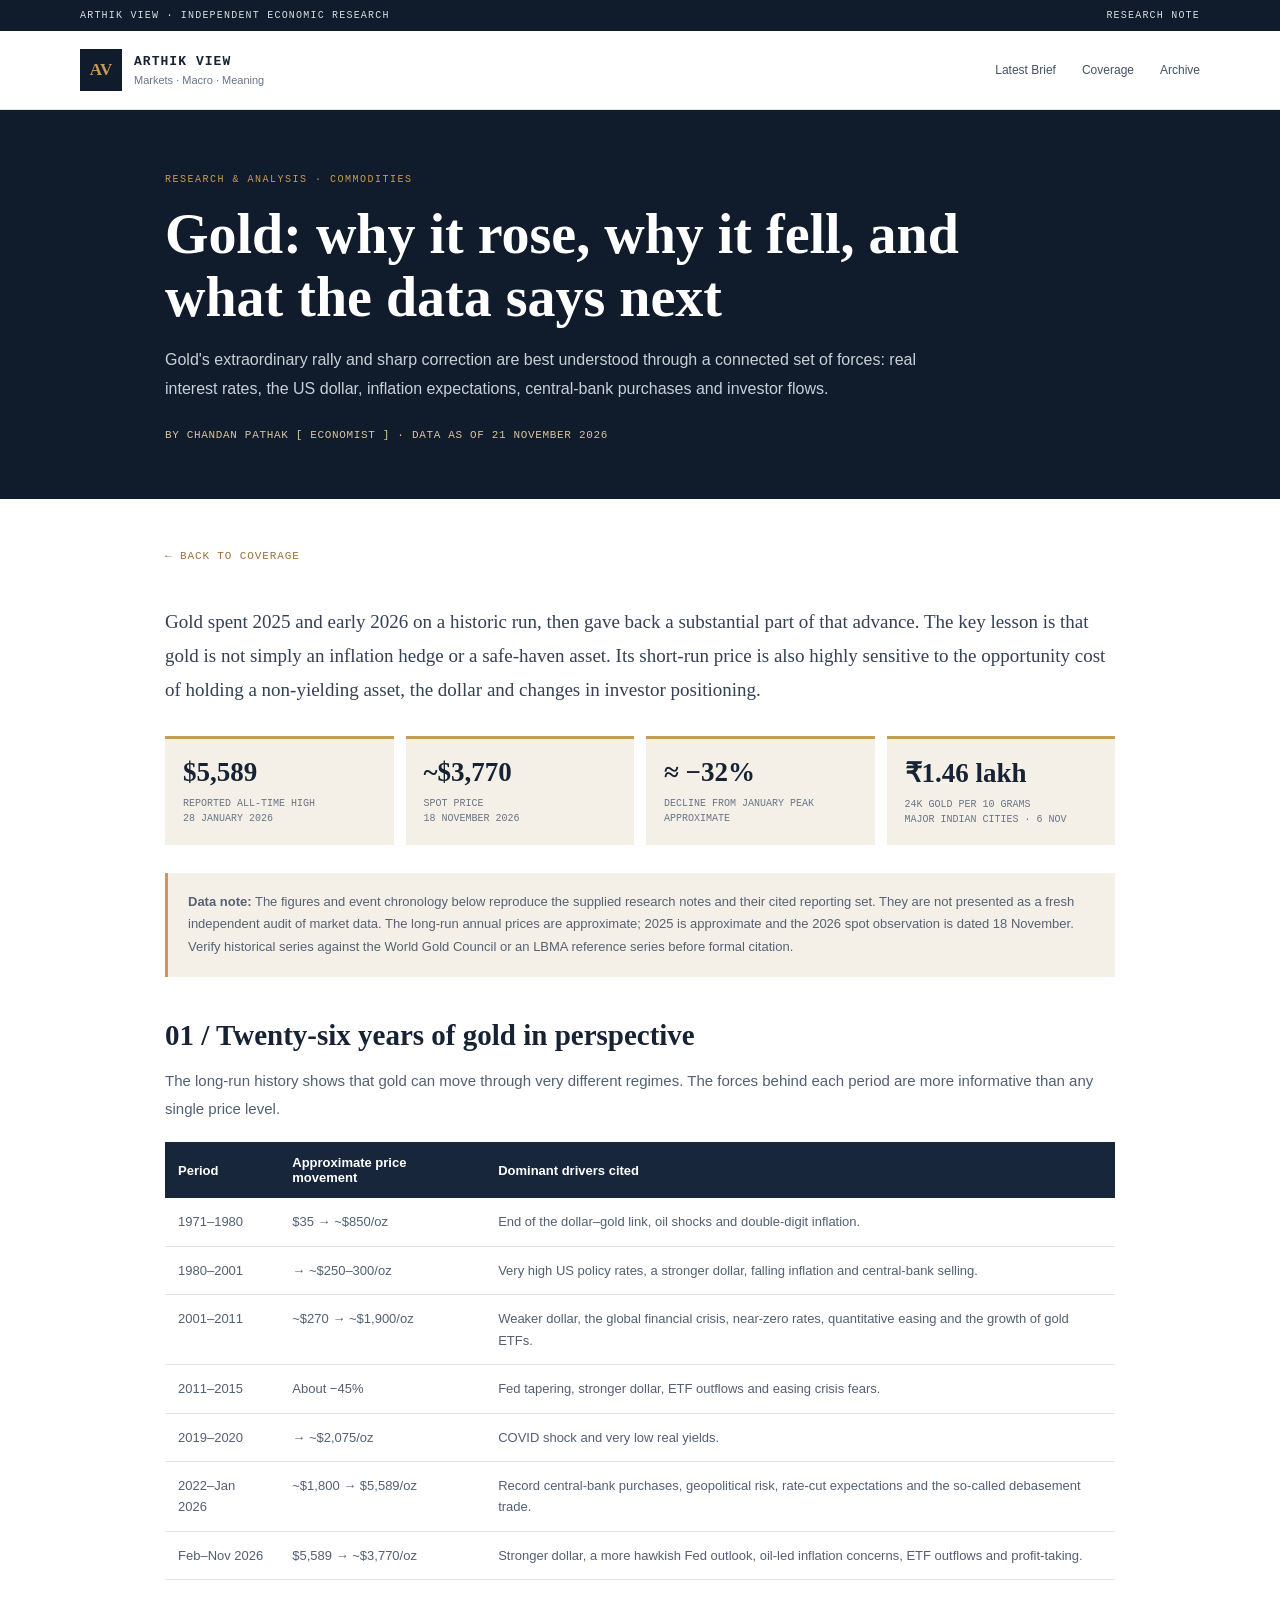
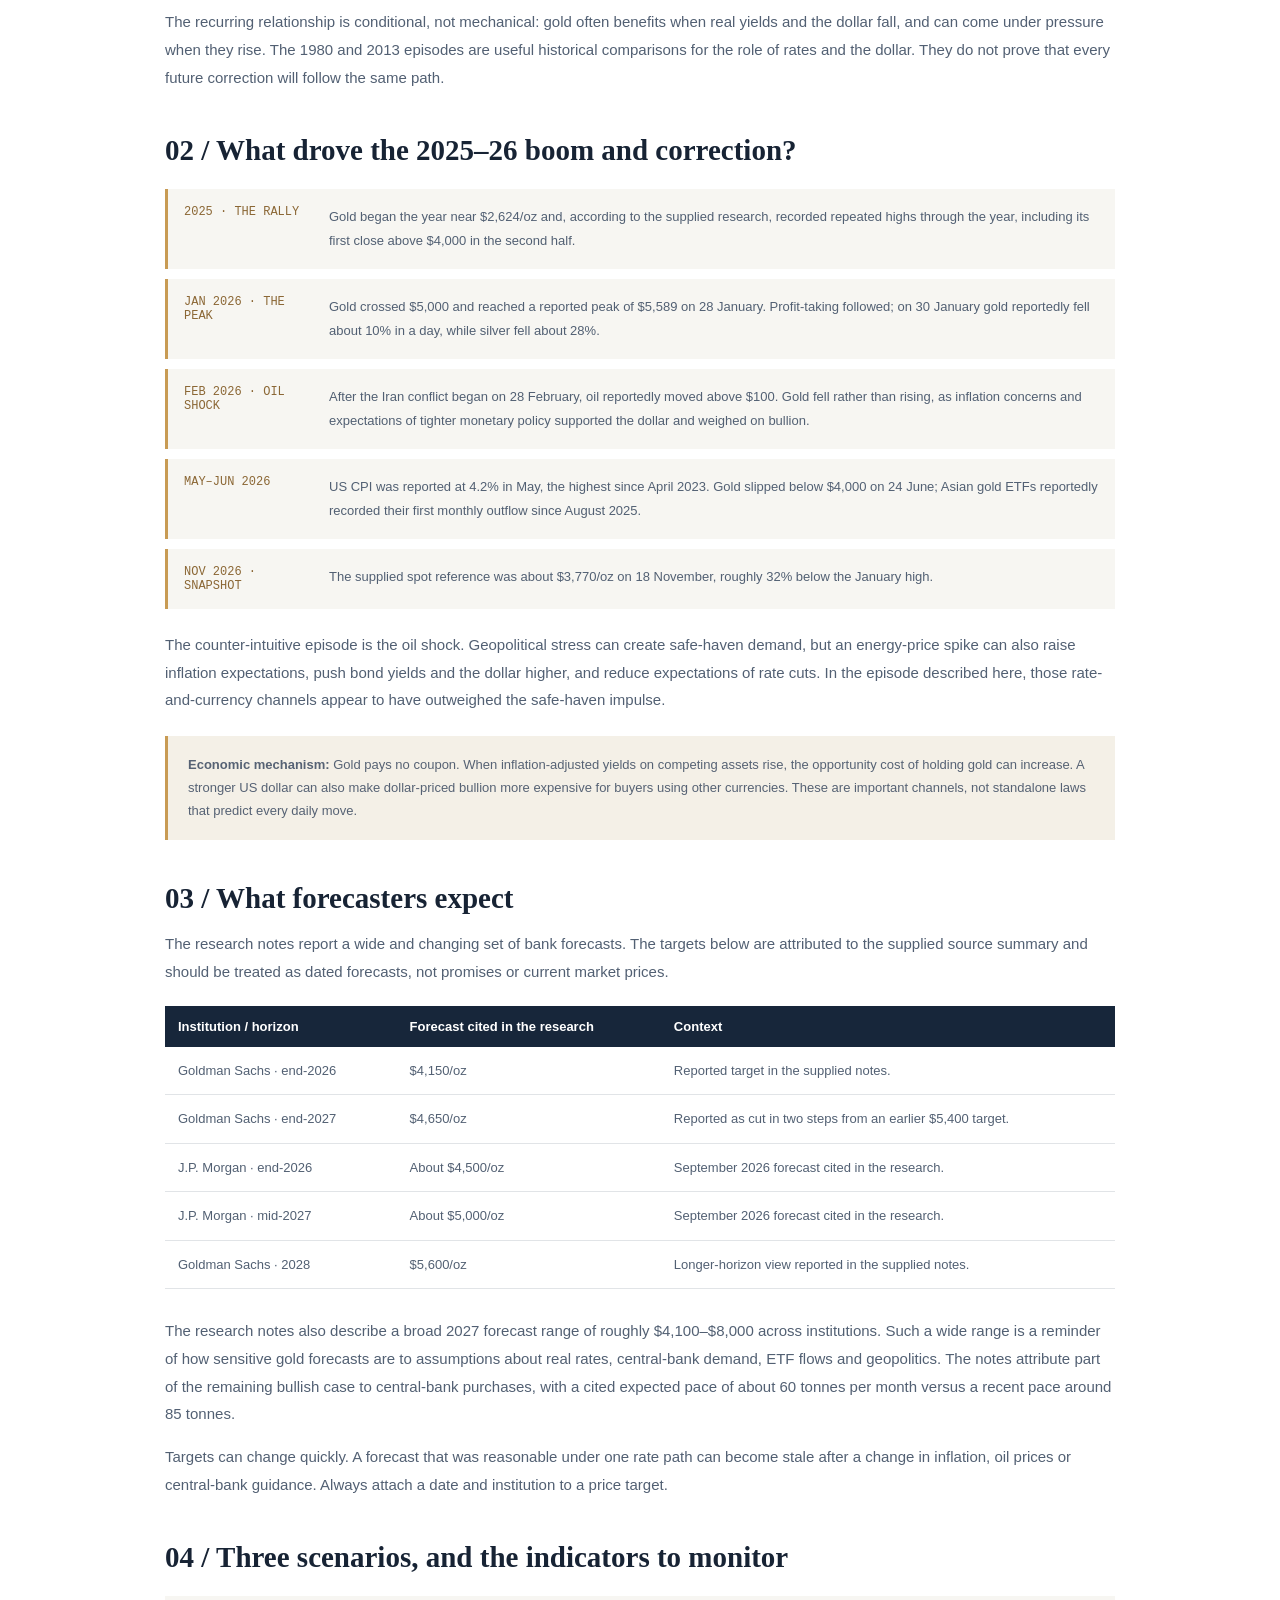
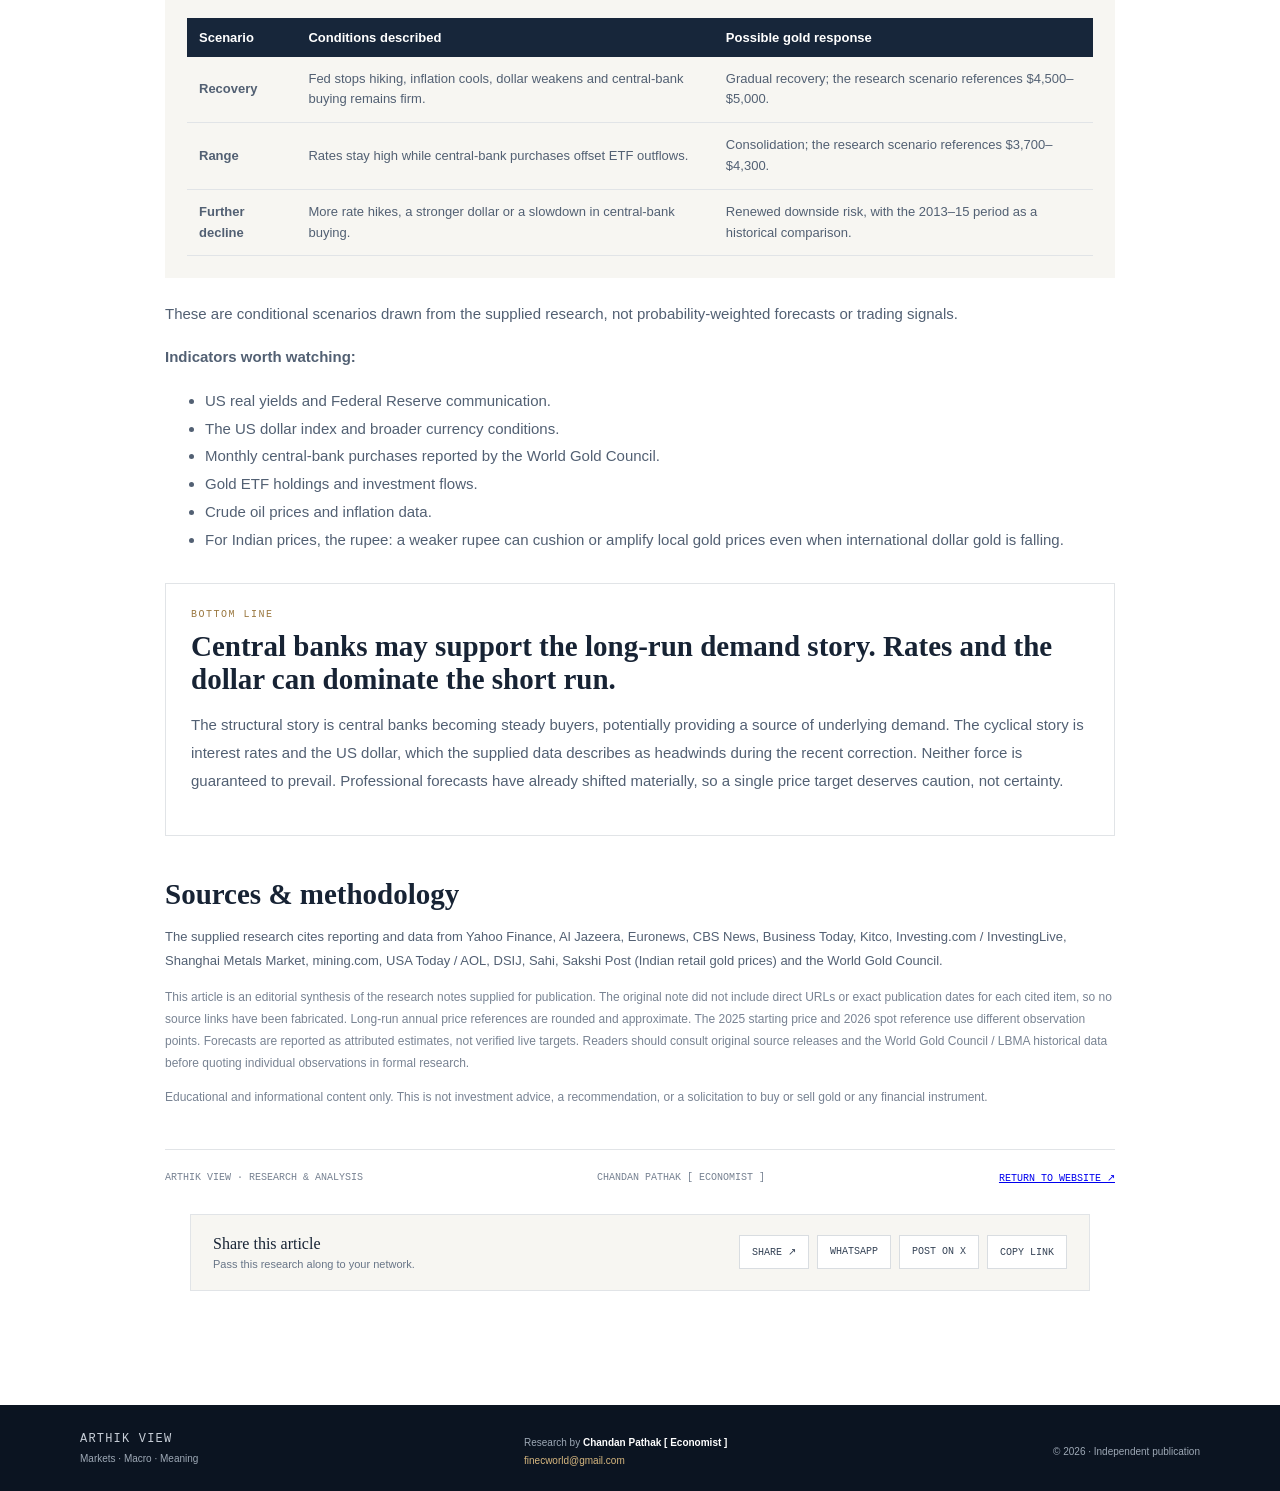
<file: research/gold-boom-correction-outlook.html>
<!doctype html>
<html lang="en">
<head>
<meta charset="utf-8"><meta name="viewport" content="width=device-width,initial-scale=1">
<meta name="description" content="Gold price analysis for 2026: the rally and correction, real interest rates, US dollar, central-bank demand, ETF flows and conditional outlook scenarios.">
<meta name="theme-color" content="#101b2b">
<link rel="manifest" href="../manifest.json"><title>Gold: why it rose, why it fell, and what the data says next | Arthik View</title>
<link rel="icon" href="../assets/favicon.svg" type="image/svg+xml"><link rel="stylesheet" href="../styles.css">
<style>
.rhero{background:var(--navy);color:#fff;padding:64px 0 58px}.rhero .eyebrow{color:var(--gold)}.rhero h1{font:700 clamp(36px,5vw,56px)/1.12 var(--serif);max-width:900px;margin:18px 0}.rhero p{color:#c8d0d9;line-height:1.8;max-width:780px}.byline{font:11px var(--mono);letter-spacing:.06em;color:#d9c49e;margin-top:25px}.rw{width:min(950px,calc(100% - 40px));margin:auto}.body{padding:46px 0 72px}.body h2{font:700 29px var(--serif);margin:42px 0 14px}.body p,.body li{color:#526073;line-height:1.85;font-size:15px}.intro{font:19px/1.8 var(--serif)!important;color:#334154!important}.stats{display:grid;grid-template-columns:repeat(4,1fr);gap:12px;margin:28px 0}.stat{background:#f4f0e7;padding:18px;border-top:3px solid var(--gold)}.stat strong{display:block;font:700 27px var(--serif);color:#172334}.stat span{display:block;font:10px var(--mono);line-height:1.5;color:#687587;margin-top:8px}.note{padding:18px 20px;background:#f4f0e7;border-left:3px solid var(--gold);margin:22px 0;color:#566274;font-size:13px;line-height:1.75}.table{width:100%;border-collapse:collapse;margin:20px 0 28px;font-size:13px}.table th{text-align:left;background:#17263a;color:white;padding:13px}.table td{padding:13px;border-bottom:1px solid var(--line);vertical-align:top;line-height:1.65;color:#526073}.timeline{display:grid;gap:10px;margin:22px 0}.period{display:grid;grid-template-columns:130px 1fr;gap:15px;padding:16px;background:#f7f6f2;border-left:3px solid #c89b54}.period strong{font:12px var(--mono);color:#8b6735}.period p{margin:0;font-size:13px}.scenario{background:#f7f6f2;padding:22px;margin:22px 0}.scenario table{width:100%;border-collapse:collapse;font-size:13px}.scenario th{background:#17263a;color:#fff;text-align:left;padding:12px}.scenario td{padding:12px;border-bottom:1px solid var(--line);color:#526073;line-height:1.6}.takeaway{border:1px solid var(--line);padding:25px;margin:30px 0}.takeaway h2{margin-top:10px}.sources{font-size:13px!important}.small{font-size:12px!important;color:#788393!important}.back{display:inline-block;color:#98733c;text-decoration:none;font:11px var(--mono);letter-spacing:.08em;margin-bottom:24px}.rfoot{border-top:1px solid var(--line);padding-top:22px;margin-top:40px;font:10px var(--mono);color:#778292;display:flex;justify-content:space-between;gap:12px;flex-wrap:wrap}@media(max-width:650px){.stats{grid-template-columns:1fr 1fr}.table th,.table td{padding:9px;font-size:11px}.period{grid-template-columns:1fr;gap:6px}}
</style>
<link rel="canonical" href="https://arthikview.github.io/daily-market-brief/research/gold-boom-correction-outlook.html">
<meta property="og:type" content="article">
<meta property="og:site_name" content="The Daily Market Brief">
<meta property="og:title" content="Gold: why it rose, why it fell, and what the data says next | Arthik View">
<meta property="og:description" content="Gold price analysis for 2026: the rally and correction, real interest rates, US dollar, central-bank demand, ETF flows and conditional outlook scenarios.">
<meta property="og:url" content="https://arthikview.github.io/daily-market-brief/research/gold-boom-correction-outlook.html">
<meta name="twitter:card" content="summary">
<meta name="twitter:title" content="Gold: why it rose, why it fell, and what the data says next | Arthik View">
<meta name="twitter:description" content="Gold price analysis for 2026: the rally and correction, real interest rates, US dollar, central-bank demand, ETF flows and conditional outlook scenarios.">
<meta property="article:published_time" content="2026-11-21">
<script type="application/ld+json">{"@context":"https://schema.org","@type":"Article","headline":"Gold: why it rose, why it fell, and what the data says next","description":"Gold price analysis for 2026: the rally and correction, real interest rates, US dollar, central-bank demand, ETF flows and conditional outlook scenarios.","mainEntityOfPage":{"@type":"WebPage","@id":"https://arthikview.github.io/daily-market-brief/research/gold-boom-correction-outlook.html"},"url":"https://arthikview.github.io/daily-market-brief/research/gold-boom-correction-outlook.html","datePublished":"2026-11-21","dateModified":"2026-11-21","author":{"@type":"Person","name":"Chandan Pathak"},"publisher":{"@type":"Organization","name":"The Daily Market Brief","url":"https://arthikview.github.io/daily-market-brief/"},"inLanguage":"en-IN"}</script>

<!-- Google Analytics 4 -->
<script async src="https://www.googletagmanager.com/gtag/js?id=G-FXRHR5E7TX"></script>
<script>
  window.dataLayer = window.dataLayer || [];
  function gtag(){dataLayer.push(arguments);}
  gtag('js', new Date());
  gtag('config', 'G-FXRHR5E7TX');
</script>
</head>
<body>
<div class="topline"><div class="wrap topinner"><span>ARTHIK VIEW · INDEPENDENT ECONOMIC RESEARCH</span><span>RESEARCH NOTE</span></div></div>
<header class="site-header"><div class="wrap header-inner"><a class="brand" href="../index.html"><span class="brand-mark">AV</span><span><strong>ARTHIK VIEW</strong><small>Markets · Macro · Meaning</small></span></a><nav><a href="../index.html#latest">Latest Brief</a><a href="../index.html#sections">Coverage</a><a href="../index.html#archive">Archive</a></nav></div></header>
<section class="rhero"><div class="rw"><div class="eyebrow">RESEARCH & ANALYSIS · COMMODITIES</div><h1>Gold: why it rose, why it fell, and what the data says next</h1><p>Gold's extraordinary rally and sharp correction are best understood through a connected set of forces: real interest rates, the US dollar, inflation expectations, central-bank purchases and investor flows.</p><div class="byline">BY CHANDAN PATHAK [ ECONOMIST ] · DATA AS OF 21 NOVEMBER 2026</div></div></section>
<main class="rw body"><a class="back" href="../index.html#sections">← BACK TO COVERAGE</a>
<p class="intro">Gold spent 2025 and early 2026 on a historic run, then gave back a substantial part of that advance. The key lesson is that gold is not simply an inflation hedge or a safe-haven asset. Its short-run price is also highly sensitive to the opportunity cost of holding a non-yielding asset, the dollar and changes in investor positioning.</p>
<div class="stats">
<div class="stat"><strong>$5,589</strong><span>REPORTED ALL-TIME HIGH<br>28 JANUARY 2026</span></div>
<div class="stat"><strong>~$3,770</strong><span>SPOT PRICE<br>18 NOVEMBER 2026</span></div>
<div class="stat"><strong>≈ −32%</strong><span>DECLINE FROM JANUARY PEAK<br>APPROXIMATE</span></div>
<div class="stat"><strong>₹1.46 lakh</strong><span>24K GOLD PER 10 GRAMS<br>MAJOR INDIAN CITIES · 6 NOV</span></div>
</div>
<div class="note"><strong>Data note:</strong> The figures and event chronology below reproduce the supplied research notes and their cited reporting set. They are not presented as a fresh independent audit of market data. The long-run annual prices are approximate; 2025 is approximate and the 2026 spot observation is dated 18 November. Verify historical series against the World Gold Council or an LBMA reference series before formal citation.</div>
<h2>01 / Twenty-six years of gold in perspective</h2>
<p>The long-run history shows that gold can move through very different regimes. The forces behind each period are more informative than any single price level.</p>
<table class="table"><thead><tr><th>Period</th><th>Approximate price movement</th><th>Dominant drivers cited</th></tr></thead><tbody>
<tr><td>1971–1980</td><td>$35 → ~$850/oz</td><td>End of the dollar–gold link, oil shocks and double-digit inflation.</td></tr>
<tr><td>1980–2001</td><td>→ ~$250–300/oz</td><td>Very high US policy rates, a stronger dollar, falling inflation and central-bank selling.</td></tr>
<tr><td>2001–2011</td><td>~$270 → ~$1,900/oz</td><td>Weaker dollar, the global financial crisis, near-zero rates, quantitative easing and the growth of gold ETFs.</td></tr>
<tr><td>2011–2015</td><td>About −45%</td><td>Fed tapering, stronger dollar, ETF outflows and easing crisis fears.</td></tr>
<tr><td>2019–2020</td><td>→ ~$2,075/oz</td><td>COVID shock and very low real yields.</td></tr>
<tr><td>2022–Jan 2026</td><td>~$1,800 → $5,589/oz</td><td>Record central-bank purchases, geopolitical risk, rate-cut expectations and the so-called debasement trade.</td></tr>
<tr><td>Feb–Nov 2026</td><td>$5,589 → ~$3,770/oz</td><td>Stronger dollar, a more hawkish Fed outlook, oil-led inflation concerns, ETF outflows and profit-taking.</td></tr>
</tbody></table>
<p>The recurring relationship is conditional, not mechanical: gold often benefits when real yields and the dollar fall, and can come under pressure when they rise. The 1980 and 2013 episodes are useful historical comparisons for the role of rates and the dollar. They do not prove that every future correction will follow the same path.</p>
<h2>02 / What drove the 2025–26 boom and correction?</h2>
<div class="timeline">
<div class="period"><strong>2025 · THE RALLY</strong><p>Gold began the year near $2,624/oz and, according to the supplied research, recorded repeated highs through the year, including its first close above $4,000 in the second half.</p></div>
<div class="period"><strong>JAN 2026 · THE PEAK</strong><p>Gold crossed $5,000 and reached a reported peak of $5,589 on 28 January. Profit-taking followed; on 30 January gold reportedly fell about 10% in a day, while silver fell about 28%.</p></div>
<div class="period"><strong>FEB 2026 · OIL SHOCK</strong><p>After the Iran conflict began on 28 February, oil reportedly moved above $100. Gold fell rather than rising, as inflation concerns and expectations of tighter monetary policy supported the dollar and weighed on bullion.</p></div>
<div class="period"><strong>MAY–JUN 2026</strong><p>US CPI was reported at 4.2% in May, the highest since April 2023. Gold slipped below $4,000 on 24 June; Asian gold ETFs reportedly recorded their first monthly outflow since August 2025.</p></div>
<div class="period"><strong>NOV 2026 · SNAPSHOT</strong><p>The supplied spot reference was about $3,770/oz on 18 November, roughly 32% below the January high.</p></div>
</div>
<p>The counter-intuitive episode is the oil shock. Geopolitical stress can create safe-haven demand, but an energy-price spike can also raise inflation expectations, push bond yields and the dollar higher, and reduce expectations of rate cuts. In the episode described here, those rate-and-currency channels appear to have outweighed the safe-haven impulse.</p>
<div class="note"><strong>Economic mechanism:</strong> Gold pays no coupon. When inflation-adjusted yields on competing assets rise, the opportunity cost of holding gold can increase. A stronger US dollar can also make dollar-priced bullion more expensive for buyers using other currencies. These are important channels, not standalone laws that predict every daily move.</div>
<h2>03 / What forecasters expect</h2>
<p>The research notes report a wide and changing set of bank forecasts. The targets below are attributed to the supplied source summary and should be treated as dated forecasts, not promises or current market prices.</p>
<table class="table"><thead><tr><th>Institution / horizon</th><th>Forecast cited in the research</th><th>Context</th></tr></thead><tbody>
<tr><td>Goldman Sachs · end-2026</td><td>$4,150/oz</td><td>Reported target in the supplied notes.</td></tr>
<tr><td>Goldman Sachs · end-2027</td><td>$4,650/oz</td><td>Reported as cut in two steps from an earlier $5,400 target.</td></tr>
<tr><td>J.P. Morgan · end-2026</td><td>About $4,500/oz</td><td>September 2026 forecast cited in the research.</td></tr>
<tr><td>J.P. Morgan · mid-2027</td><td>About $5,000/oz</td><td>September 2026 forecast cited in the research.</td></tr>
<tr><td>Goldman Sachs · 2028</td><td>$5,600/oz</td><td>Longer-horizon view reported in the supplied notes.</td></tr>
</tbody></table>
<p>The research notes also describe a broad 2027 forecast range of roughly $4,100–$8,000 across institutions. Such a wide range is a reminder of how sensitive gold forecasts are to assumptions about real rates, central-bank demand, ETF flows and geopolitics. The notes attribute part of the remaining bullish case to central-bank purchases, with a cited expected pace of about 60 tonnes per month versus a recent pace around 85 tonnes.</p>
<p>Targets can change quickly. A forecast that was reasonable under one rate path can become stale after a change in inflation, oil prices or central-bank guidance. Always attach a date and institution to a price target.</p>
<h2>04 / Three scenarios, and the indicators to monitor</h2>
<div class="scenario"><table><thead><tr><th>Scenario</th><th>Conditions described</th><th>Possible gold response</th></tr></thead><tbody>
<tr><td><strong>Recovery</strong></td><td>Fed stops hiking, inflation cools, dollar weakens and central-bank buying remains firm.</td><td>Gradual recovery; the research scenario references $4,500–$5,000.</td></tr>
<tr><td><strong>Range</strong></td><td>Rates stay high while central-bank purchases offset ETF outflows.</td><td>Consolidation; the research scenario references $3,700–$4,300.</td></tr>
<tr><td><strong>Further decline</strong></td><td>More rate hikes, a stronger dollar or a slowdown in central-bank buying.</td><td>Renewed downside risk, with the 2013–15 period as a historical comparison.</td></tr>
</tbody></table></div>
<p>These are conditional scenarios drawn from the supplied research, not probability-weighted forecasts or trading signals.</p>
<p><strong>Indicators worth watching:</strong></p>
<ul>
<li>US real yields and Federal Reserve communication.</li>
<li>The US dollar index and broader currency conditions.</li>
<li>Monthly central-bank purchases reported by the World Gold Council.</li>
<li>Gold ETF holdings and investment flows.</li>
<li>Crude oil prices and inflation data.</li>
<li>For Indian prices, the rupee: a weaker rupee can cushion or amplify local gold prices even when international dollar gold is falling.</li>
</ul>
<div class="takeaway"><div class="eyebrow">BOTTOM LINE</div><h2>Central banks may support the long-run demand story. Rates and the dollar can dominate the short run.</h2><p>The structural story is central banks becoming steady buyers, potentially providing a source of underlying demand. The cyclical story is interest rates and the US dollar, which the supplied data describes as headwinds during the recent correction. Neither force is guaranteed to prevail. Professional forecasts have already shifted materially, so a single price target deserves caution, not certainty.</p></div>
<h2>Sources & methodology</h2>
<p class="sources">The supplied research cites reporting and data from Yahoo Finance, Al Jazeera, Euronews, CBS News, Business Today, Kitco, Investing.com / InvestingLive, Shanghai Metals Market, mining.com, USA Today / AOL, DSIJ, Sahi, Sakshi Post (Indian retail gold prices) and the World Gold Council.</p>
<p class="small">This article is an editorial synthesis of the research notes supplied for publication. The original note did not include direct URLs or exact publication dates for each cited item, so no source links have been fabricated. Long-run annual price references are rounded and approximate. The 2025 starting price and 2026 spot reference use different observation points. Forecasts are reported as attributed estimates, not verified live targets. Readers should consult original source releases and the World Gold Council / LBMA historical data before quoting individual observations in formal research.</p>
<p class="small">Educational and informational content only. This is not investment advice, a recommendation, or a solicitation to buy or sell gold or any financial instrument.</p>
<div class="rfoot"><span>ARTHIK VIEW · RESEARCH & ANALYSIS</span><span>CHANDAN PATHAK [ ECONOMIST ]</span><a href="../index.html#sections">RETURN TO WEBSITE ↗</a></div>
<div class="share-strip"><div class="share-copy"><strong>Share this article</strong><span>Pass this research along to your network.</span></div><div class="share-actions"><button type="button" class="native-share">SHARE ↗</button><a class="wa-share" target="_blank" rel="noopener">WHATSAPP</a><a class="x-share" target="_blank" rel="noopener">POST ON X</a><button type="button" class="copy-share">COPY LINK</button></div></div><script>
(()=>{const url=window.location.href;const title=document.title;const wa=document.querySelector('.wa-share');const x=document.querySelector('.x-share');wa.href='https://api.whatsapp.com/send?text='+encodeURIComponent(title+' '+url);x.href='https://twitter.com/intent/tweet?text='+encodeURIComponent(title)+'&url='+encodeURIComponent(url);document.querySelector('.native-share').addEventListener('click',async()=>{if(navigator.share){try{await navigator.share({title,text:title,url})}catch(e){}}else{try{await navigator.clipboard.writeText(url);alert('Article link copied.')}catch(e){window.prompt('Copy this article link:',url)}}});document.querySelector('.copy-share').addEventListener('click',async()=>{try{await navigator.clipboard.writeText(url);alert('Article link copied.')}catch(e){window.prompt('Copy this article link:',url)}})})();
</script></main>
<footer><div class="wrap footer-inner"><div><strong>ARTHIK VIEW</strong><span>Markets · Macro · Meaning</span></div><div class="footer-author">Research by <strong>Chandan Pathak [ Economist ]</strong><a href="mailto:finecworld@gmail.com">finecworld@gmail.com</a></div><div class="copyright">© 2026 · Independent publication</div></div></footer>
<script src="../pwa.js"></script>
</body></html>
</file>
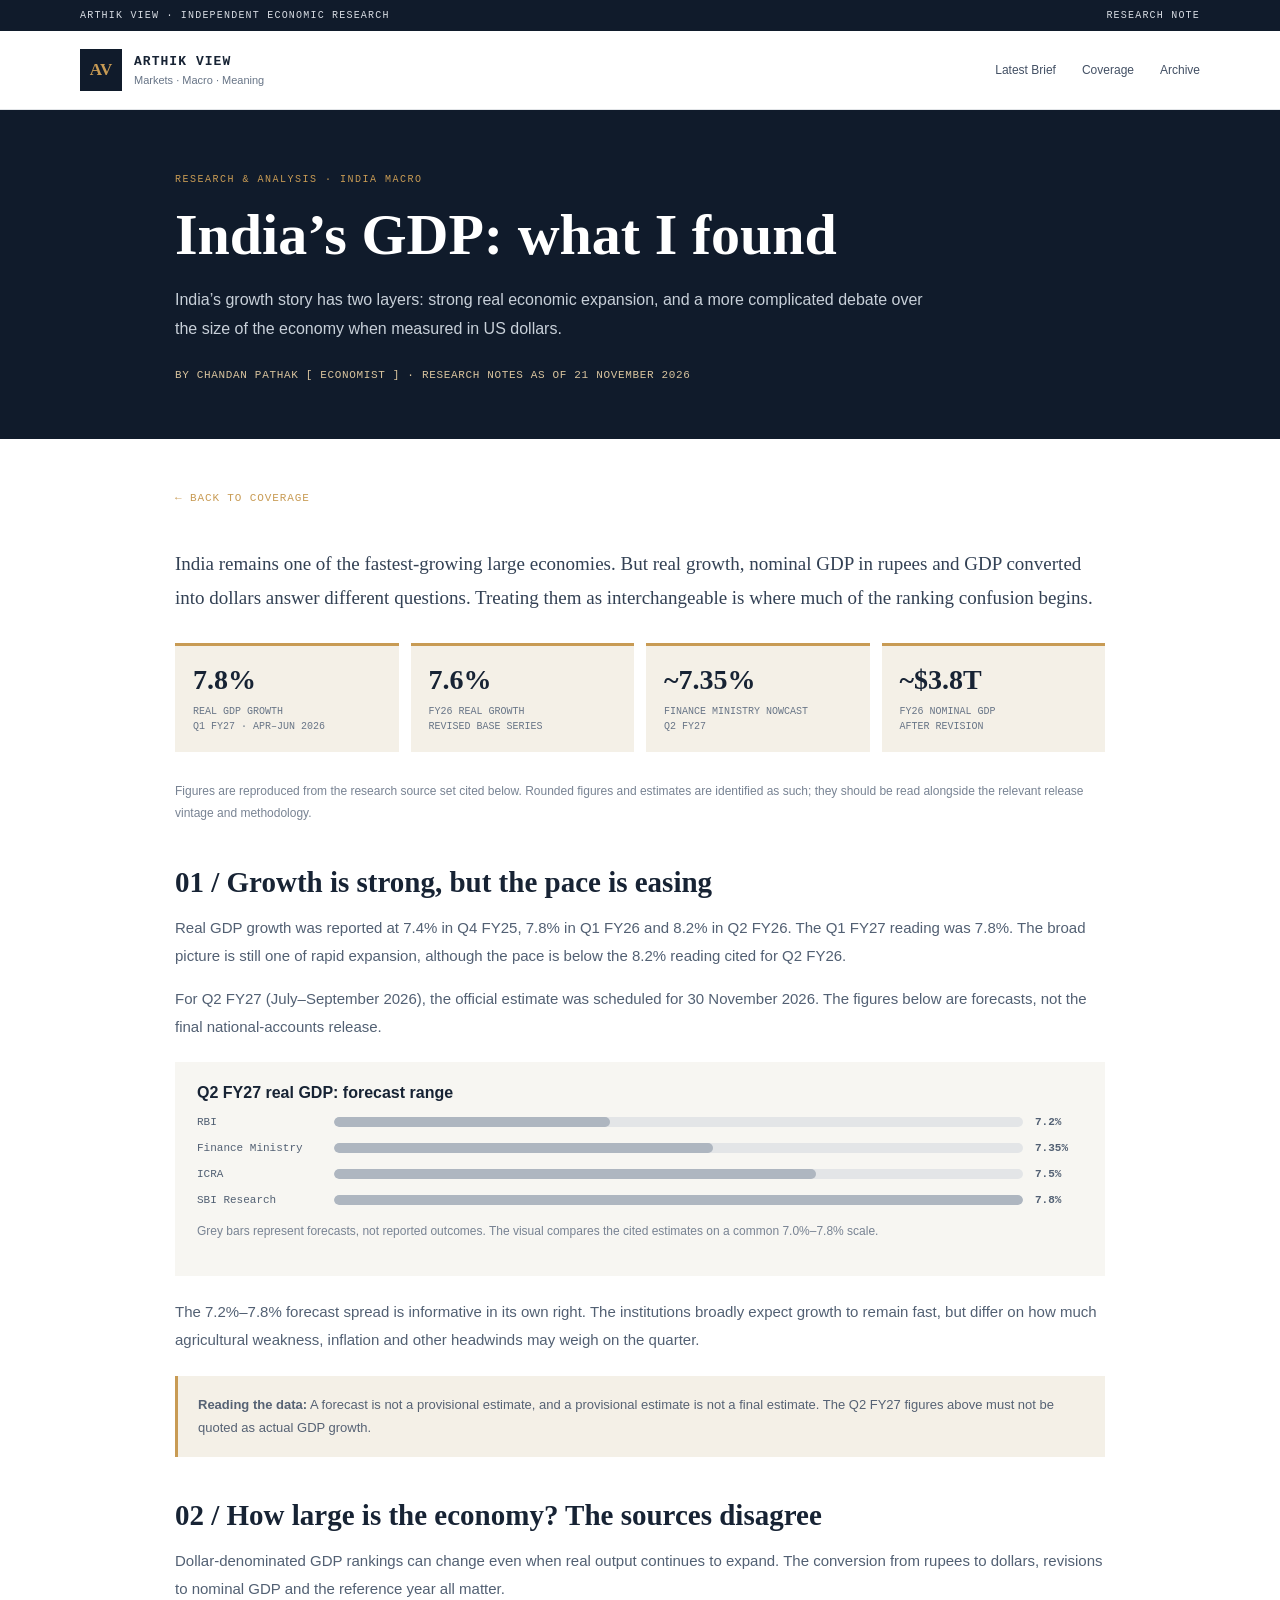
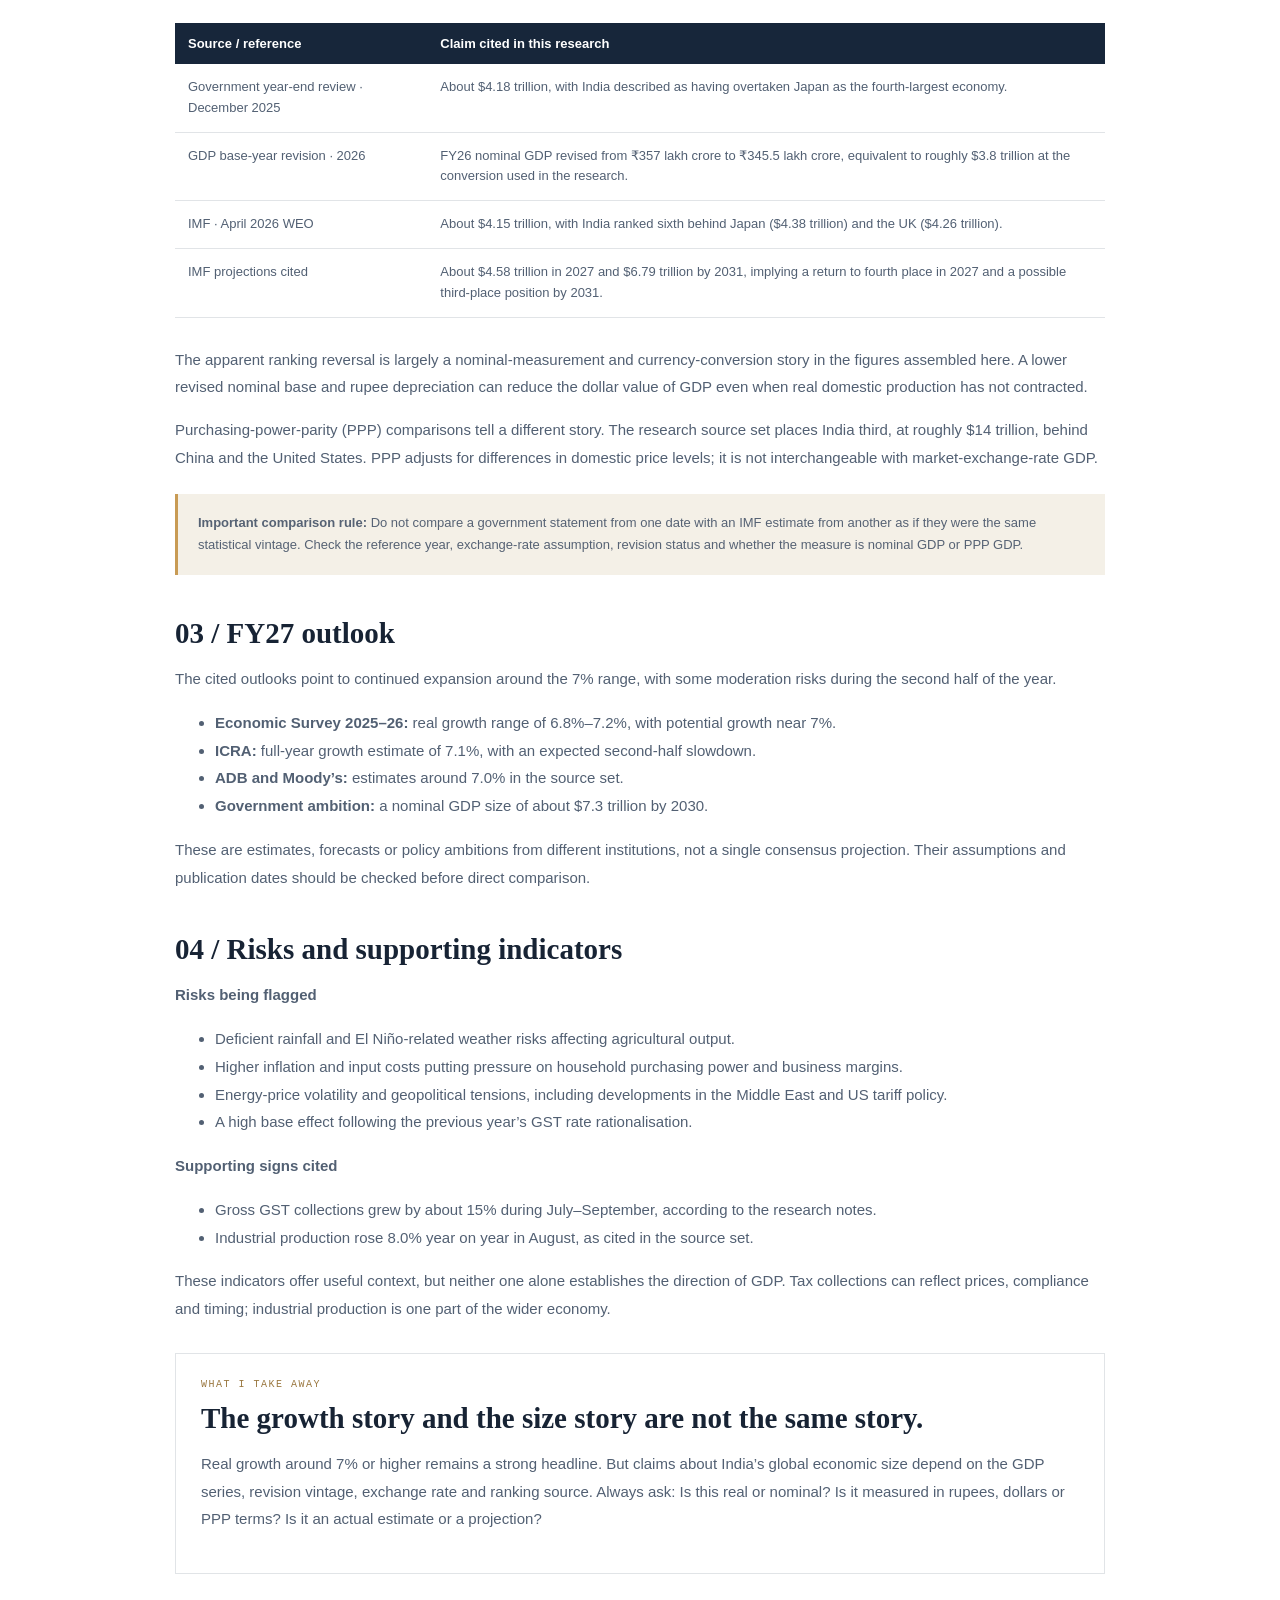
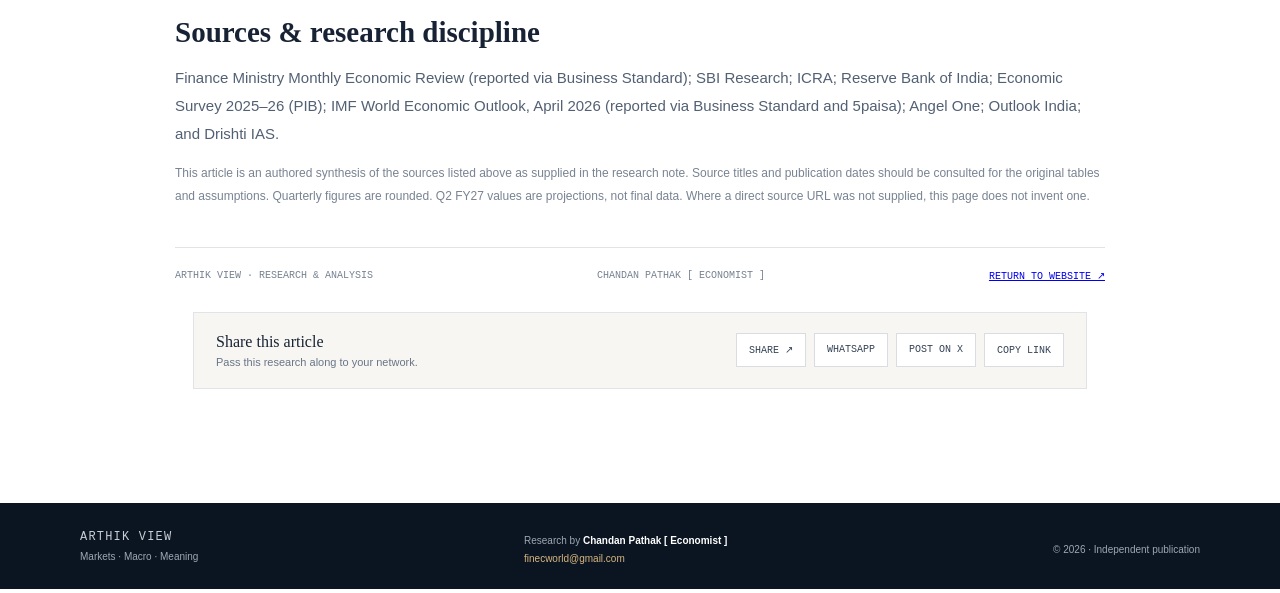
<file: research/india-gdp-what-i-found.html>
<!doctype html>
<html lang="en">
<head>
<meta charset="utf-8"><meta name="viewport" content="width=device-width,initial-scale=1">
<meta name="description" content="India GDP growth analysis: Q1 FY27 real growth, FY26 GDP revisions, nominal GDP, dollar rankings, FY27 forecasts and risks, by Chandan Pathak.">
<meta name="theme-color" content="#101b2b">
<link rel="manifest" href="../manifest.json">
<title>India’s GDP: What I Found | Arthik View</title>
<link rel="icon" href="../assets/favicon.svg" type="image/svg+xml">
<link rel="stylesheet" href="../styles.css">
<style>
.research-hero{background:var(--navy);color:#fff;padding:64px 0 58px}.research-hero .eyebrow{color:var(--gold)}.research-hero h1{font:700 clamp(38px,5vw,58px)/1.12 var(--serif);max-width:850px;margin:18px 0}.research-hero p{color:#c8d0d9;line-height:1.8;max-width:760px}.byline{font:11px var(--mono);letter-spacing:.06em;color:#d9c49e;margin-top:25px}.research-wrap{width:min(930px,calc(100% - 40px));margin:auto}.research-body{padding:48px 0 72px}.research-body h2{font:700 29px var(--serif);margin:42px 0 14px}.research-body p,.research-body li{color:#526073;line-height:1.85;font-size:15px}.research-body .intro{font:19px/1.8 var(--serif);color:#334154}.stats{display:grid;grid-template-columns:repeat(4,1fr);gap:12px;margin:28px 0}.stat{background:#f4f0e7;padding:18px;border-top:3px solid var(--gold)}.stat strong{display:block;font:700 28px var(--serif);color:#172334}.stat span{display:block;font:10px var(--mono);line-height:1.5;color:#687587;margin-top:8px}.research-table{width:100%;border-collapse:collapse;margin:20px 0 28px;font-size:13px}.research-table th{text-align:left;background:#17263a;color:#fff;padding:13px}.research-table td{padding:13px;border-bottom:1px solid var(--line);vertical-align:top;line-height:1.6;color:#526073}.forecast{background:#f7f6f2;padding:22px;margin:22px 0}.forecast-row{display:grid;grid-template-columns:125px 1fr 48px;gap:12px;align-items:center;margin:14px 0;font:11px var(--mono);color:#526073}.track{height:10px;background:#e3e5e7;border-radius:10px;overflow:hidden}.bar{height:100%;background:#aeb6c0;border-radius:10px}.bar.reported{background:#c89b54}.note{padding:18px 20px;background:#f4f0e7;border-left:3px solid var(--gold);margin:22px 0;color:#566274;font-size:13px;line-height:1.75}.takeaway{border:1px solid var(--line);padding:25px;margin:30px 0}.sources{font-size:13px}.backlink{display:inline-block;color:var(--gold);text-decoration:none;font:11px var(--mono);letter-spacing:.08em;margin-bottom:24px}.footnote{font-size:12px!important;color:#788393!important}.research-footer{border-top:1px solid var(--line);padding-top:22px;margin-top:40px;font:10px var(--mono);color:#778292;display:flex;justify-content:space-between;gap:12px;flex-wrap:wrap}@media(max-width:650px){.stats{grid-template-columns:1fr 1fr}.research-table{font-size:11px}.research-table th,.research-table td{padding:9px}.forecast-row{grid-template-columns:92px 1fr 42px;gap:8px}}
</style>
<link rel="canonical" href="https://arthikview.github.io/daily-market-brief/research/india-gdp-what-i-found.html">
<meta property="og:type" content="article">
<meta property="og:site_name" content="The Daily Market Brief">
<meta property="og:title" content="India’s GDP: What I Found | Arthik View">
<meta property="og:description" content="India GDP growth analysis: Q1 FY27 real growth, FY26 GDP revisions, nominal GDP, dollar rankings, FY27 forecasts and risks, by Chandan Pathak.">
<meta property="og:url" content="https://arthikview.github.io/daily-market-brief/research/india-gdp-what-i-found.html">
<meta name="twitter:card" content="summary">
<meta name="twitter:title" content="India’s GDP: What I Found | Arthik View">
<meta name="twitter:description" content="India GDP growth analysis: Q1 FY27 real growth, FY26 GDP revisions, nominal GDP, dollar rankings, FY27 forecasts and risks, by Chandan Pathak.">
<meta property="article:published_time" content="2026-11-21">
<script type="application/ld+json">{"@context":"https://schema.org","@type":"Article","headline":"India’s GDP: what I found","description":"India GDP growth analysis: Q1 FY27 real growth, FY26 GDP revisions, nominal GDP, dollar rankings, FY27 forecasts and risks, by Chandan Pathak.","mainEntityOfPage":{"@type":"WebPage","@id":"https://arthikview.github.io/daily-market-brief/research/india-gdp-what-i-found.html"},"url":"https://arthikview.github.io/daily-market-brief/research/india-gdp-what-i-found.html","datePublished":"2026-11-21","dateModified":"2026-11-21","author":{"@type":"Person","name":"Chandan Pathak"},"publisher":{"@type":"Organization","name":"The Daily Market Brief","url":"https://arthikview.github.io/daily-market-brief/"},"inLanguage":"en-IN"}</script>

<!-- Google Analytics 4 -->
<script async src="https://www.googletagmanager.com/gtag/js?id=G-FXRHR5E7TX"></script>
<script>
  window.dataLayer = window.dataLayer || [];
  function gtag(){dataLayer.push(arguments);}
  gtag('js', new Date());
  gtag('config', 'G-FXRHR5E7TX');
</script>
</head>
<body>
<div class="topline"><div class="wrap topinner"><span>ARTHIK VIEW · INDEPENDENT ECONOMIC RESEARCH</span><span>RESEARCH NOTE</span></div></div>
<header class="site-header"><div class="wrap header-inner"><a class="brand" href="../index.html"><span class="brand-mark">AV</span><span><strong>ARTHIK VIEW</strong><small>Markets · Macro · Meaning</small></span></a><nav><a href="../index.html#latest">Latest Brief</a><a href="../index.html#sections">Coverage</a><a href="../index.html#archive">Archive</a></nav></div></header>
<section class="research-hero"><div class="research-wrap"><div class="eyebrow">RESEARCH & ANALYSIS · INDIA MACRO</div><h1>India’s GDP: what I found</h1><p>India’s growth story has two layers: strong real economic expansion, and a more complicated debate over the size of the economy when measured in US dollars.</p><div class="byline">BY CHANDAN PATHAK [ ECONOMIST ] · RESEARCH NOTES AS OF 21 NOVEMBER 2026</div></div></section>
<main class="research-wrap research-body"><a class="backlink" href="../index.html#sections">← BACK TO COVERAGE</a>
<p class="intro">India remains one of the fastest-growing large economies. But real growth, nominal GDP in rupees and GDP converted into dollars answer different questions. Treating them as interchangeable is where much of the ranking confusion begins.</p>
<div class="stats">
<div class="stat"><strong>7.8%</strong><span>REAL GDP GROWTH<br>Q1 FY27 · APR–JUN 2026</span></div>
<div class="stat"><strong>7.6%</strong><span>FY26 REAL GROWTH<br>REVISED BASE SERIES</span></div>
<div class="stat"><strong>~7.35%</strong><span>FINANCE MINISTRY NOWCAST<br>Q2 FY27</span></div>
<div class="stat"><strong>~$3.8T</strong><span>FY26 NOMINAL GDP<br>AFTER REVISION</span></div>
</div>
<p class="footnote">Figures are reproduced from the research source set cited below. Rounded figures and estimates are identified as such; they should be read alongside the relevant release vintage and methodology.</p>
<h2>01 / Growth is strong, but the pace is easing</h2>
<p>Real GDP growth was reported at 7.4% in Q4 FY25, 7.8% in Q1 FY26 and 8.2% in Q2 FY26. The Q1 FY27 reading was 7.8%. The broad picture is still one of rapid expansion, although the pace is below the 8.2% reading cited for Q2 FY26.</p>
<p>For Q2 FY27 (July–September 2026), the official estimate was scheduled for 30 November 2026. The figures below are forecasts, not the final national-accounts release.</p>
<div class="forecast"><strong>Q2 FY27 real GDP: forecast range</strong>
<div class="forecast-row"><span>RBI</span><div class="track"><div class="bar" style="width:40%"></div></div><b>7.2%</b></div>
<div class="forecast-row"><span>Finance Ministry</span><div class="track"><div class="bar" style="width:55%"></div></div><b>7.35%</b></div>
<div class="forecast-row"><span>ICRA</span><div class="track"><div class="bar" style="width:70%"></div></div><b>7.5%</b></div>
<div class="forecast-row"><span>SBI Research</span><div class="track"><div class="bar" style="width:100%"></div></div><b>7.8%</b></div>
<p class="footnote">Grey bars represent forecasts, not reported outcomes. The visual compares the cited estimates on a common 7.0%–7.8% scale.</p></div>
<p>The 7.2%–7.8% forecast spread is informative in its own right. The institutions broadly expect growth to remain fast, but differ on how much agricultural weakness, inflation and other headwinds may weigh on the quarter.</p>
<div class="note"><strong>Reading the data:</strong> A forecast is not a provisional estimate, and a provisional estimate is not a final estimate. The Q2 FY27 figures above must not be quoted as actual GDP growth.</div>
<h2>02 / How large is the economy? The sources disagree</h2>
<p>Dollar-denominated GDP rankings can change even when real output continues to expand. The conversion from rupees to dollars, revisions to nominal GDP and the reference year all matter.</p>
<table class="research-table"><thead><tr><th>Source / reference</th><th>Claim cited in this research</th></tr></thead><tbody>
<tr><td>Government year-end review · December 2025</td><td>About $4.18 trillion, with India described as having overtaken Japan as the fourth-largest economy.</td></tr>
<tr><td>GDP base-year revision · 2026</td><td>FY26 nominal GDP revised from ₹357 lakh crore to ₹345.5 lakh crore, equivalent to roughly $3.8 trillion at the conversion used in the research.</td></tr>
<tr><td>IMF · April 2026 WEO</td><td>About $4.15 trillion, with India ranked sixth behind Japan ($4.38 trillion) and the UK ($4.26 trillion).</td></tr>
<tr><td>IMF projections cited</td><td>About $4.58 trillion in 2027 and $6.79 trillion by 2031, implying a return to fourth place in 2027 and a possible third-place position by 2031.</td></tr>
</tbody></table>
<p>The apparent ranking reversal is largely a nominal-measurement and currency-conversion story in the figures assembled here. A lower revised nominal base and rupee depreciation can reduce the dollar value of GDP even when real domestic production has not contracted.</p>
<p>Purchasing-power-parity (PPP) comparisons tell a different story. The research source set places India third, at roughly $14 trillion, behind China and the United States. PPP adjusts for differences in domestic price levels; it is not interchangeable with market-exchange-rate GDP.</p>
<div class="note"><strong>Important comparison rule:</strong> Do not compare a government statement from one date with an IMF estimate from another as if they were the same statistical vintage. Check the reference year, exchange-rate assumption, revision status and whether the measure is nominal GDP or PPP GDP.</div>
<h2>03 / FY27 outlook</h2>
<p>The cited outlooks point to continued expansion around the 7% range, with some moderation risks during the second half of the year.</p>
<ul>
<li><strong>Economic Survey 2025–26:</strong> real growth range of 6.8%–7.2%, with potential growth near 7%.</li>
<li><strong>ICRA:</strong> full-year growth estimate of 7.1%, with an expected second-half slowdown.</li>
<li><strong>ADB and Moody’s:</strong> estimates around 7.0% in the source set.</li>
<li><strong>Government ambition:</strong> a nominal GDP size of about $7.3 trillion by 2030.</li>
</ul>
<p>These are estimates, forecasts or policy ambitions from different institutions, not a single consensus projection. Their assumptions and publication dates should be checked before direct comparison.</p>
<h2>04 / Risks and supporting indicators</h2>
<p><strong>Risks being flagged</strong></p>
<ul><li>Deficient rainfall and El Niño-related weather risks affecting agricultural output.</li><li>Higher inflation and input costs putting pressure on household purchasing power and business margins.</li><li>Energy-price volatility and geopolitical tensions, including developments in the Middle East and US tariff policy.</li><li>A high base effect following the previous year’s GST rate rationalisation.</li></ul>
<p><strong>Supporting signs cited</strong></p>
<ul><li>Gross GST collections grew by about 15% during July–September, according to the research notes.</li><li>Industrial production rose 8.0% year on year in August, as cited in the source set.</li></ul>
<p>These indicators offer useful context, but neither one alone establishes the direction of GDP. Tax collections can reflect prices, compliance and timing; industrial production is one part of the wider economy.</p>
<div class="takeaway"><div class="eyebrow">WHAT I TAKE AWAY</div><h2 style="margin-top:12px">The growth story and the size story are not the same story.</h2><p>Real growth around 7% or higher remains a strong headline. But claims about India’s global economic size depend on the GDP series, revision vintage, exchange rate and ranking source. Always ask: Is this real or nominal? Is it measured in rupees, dollars or PPP terms? Is it an actual estimate or a projection?</p></div>
<h2>Sources & research discipline</h2>
<p class="sources">Finance Ministry Monthly Economic Review (reported via Business Standard); SBI Research; ICRA; Reserve Bank of India; Economic Survey 2025–26 (PIB); IMF World Economic Outlook, April 2026 (reported via Business Standard and 5paisa); Angel One; Outlook India; and Drishti IAS.</p>
<p class="footnote">This article is an authored synthesis of the sources listed above as supplied in the research note. Source titles and publication dates should be consulted for the original tables and assumptions. Quarterly figures are rounded. Q2 FY27 values are projections, not final data. Where a direct source URL was not supplied, this page does not invent one.</p>
<div class="research-footer"><span>ARTHIK VIEW · RESEARCH & ANALYSIS</span><span>CHANDAN PATHAK [ ECONOMIST ]</span><a href="../index.html#sections">RETURN TO WEBSITE ↗</a></div>
<div class="share-strip"><div class="share-copy"><strong>Share this article</strong><span>Pass this research along to your network.</span></div><div class="share-actions"><button type="button" class="native-share">SHARE ↗</button><a class="wa-share" target="_blank" rel="noopener">WHATSAPP</a><a class="x-share" target="_blank" rel="noopener">POST ON X</a><button type="button" class="copy-share">COPY LINK</button></div></div><script>
(()=>{const url=window.location.href;const title=document.title;const wa=document.querySelector('.wa-share');const x=document.querySelector('.x-share');wa.href='https://api.whatsapp.com/send?text='+encodeURIComponent(title+' '+url);x.href='https://twitter.com/intent/tweet?text='+encodeURIComponent(title)+'&url='+encodeURIComponent(url);document.querySelector('.native-share').addEventListener('click',async()=>{if(navigator.share){try{await navigator.share({title,text:title,url})}catch(e){}}else{try{await navigator.clipboard.writeText(url);alert('Article link copied.')}catch(e){window.prompt('Copy this article link:',url)}}});document.querySelector('.copy-share').addEventListener('click',async()=>{try{await navigator.clipboard.writeText(url);alert('Article link copied.')}catch(e){window.prompt('Copy this article link:',url)}})})();
</script></main>
<footer><div class="wrap footer-inner"><div><strong>ARTHIK VIEW</strong><span>Markets · Macro · Meaning</span></div><div class="footer-author">Research by <strong>Chandan Pathak [ Economist ]</strong><a href="mailto:finecworld@gmail.com">finecworld@gmail.com</a></div><div class="copyright">© 2026 · Independent publication</div></div></footer>
<script src="../pwa.js"></script>
</body></html>
</file>
<file: styles.css>
:root{--navy:#101b2b;--ink:#172334;--muted:#687587;--gold:#c89b54;--paper:#f7f6f2;--line:#e1e4e7;--serif:Georgia,serif;--mono:ui-monospace,monospace}*{box-sizing:border-box}html{scroll-behavior:smooth}body{margin:0;background:#fff;color:var(--ink);font-family:Arial,sans-serif}.wrap{width:min(1120px,calc(100% - 40px));margin:auto}.topline{background:var(--navy);color:#d7dce3;font:10px var(--mono);letter-spacing:.12em}.topinner,.header-inner,.footer-inner{display:flex;align-items:center;justify-content:space-between}.topinner{padding:10px 0}.site-header{background:#fff;border-bottom:1px solid var(--line);position:sticky;top:0;z-index:5}.header-inner{min-height:78px}.brand{display:flex;gap:12px;align-items:center;color:var(--ink);text-decoration:none}.brand-mark{display:grid;place-items:center;width:42px;height:42px;background:var(--navy);color:var(--gold);font:700 17px var(--serif)}.brand strong,.brand small{display:block}.brand strong{font:700 13px var(--mono);letter-spacing:.08em}.brand small{margin-top:5px;color:var(--muted);font-size:11px}nav{display:flex;gap:26px}nav a{color:#435064;text-decoration:none;font-size:12px}.menu-toggle{display:none}.hero{background:var(--navy);color:white;padding:86px 0}.hero-grid{display:grid;grid-template-columns:1.5fr 1fr;gap:70px;align-items:center}.eyebrow,.note-kicker,.callout-label{font:10px var(--mono);letter-spacing:.15em;color:#9a773f}.live-dot{display:inline-block;width:7px;height:7px;border-radius:50%;background:#d2a45c;margin-right:8px}.hero h1{font:700 clamp(38px,5vw,62px)/1.12 var(--serif);margin:22px 0}.hero h1 em,.author-grid h2 em{color:var(--gold);font-weight:400}.hero-copy{max-width:650px;color:#c4ccd5;line-height:1.8;font-size:16px}.primary-link{display:inline-block;margin-top:22px;padding:14px 19px;background:var(--gold);color:#101b2b;text-decoration:none;font-weight:700;font-size:12px}.hero-note{padding:28px;border:1px solid #425064;background:#17263a}.note-rule{height:2px;width:42px;background:var(--gold);margin:20px 0}.hero-note p{font:22px/1.55 var(--serif);color:#eef0f3}.note-sign{font:10px var(--mono);letter-spacing:.08em;color:#fff}.note-sign span{color:var(--gold)}.ticker{background:#f1f0eb;border-bottom:1px solid var(--line)}.ticker-inner{display:flex;gap:18px;align-items:center;flex-wrap:wrap;padding:15px 0;font:10px var(--mono);letter-spacing:.1em;color:#586577}.ticker-label{color:#98733c}.section{padding-top:76px;padding-bottom:76px}.section-heading{display:flex;justify-content:space-between;align-items:end;margin-bottom:25px}.section h2,.coverage-section h2,.author-grid h2{font:700 36px var(--serif);margin:10px 0 24px}.edition-tag,.category,.read-time,.draft-label{font:10px var(--mono);letter-spacing:.1em;color:#98733c}.lead-card{padding:34px;border:1px solid var(--line);box-shadow:0 12px 38px #1826380c}.lead-top,.lead-footer{display:flex;justify-content:space-between;gap:12px;flex-wrap:wrap}.lead-card h3{font:700 28px var(--serif);margin:24px 0 12px}.lead-summary,.section-sub{color:var(--muted);line-height:1.8}.lead-columns{display:grid;grid-template-columns:1fr 1fr;gap:35px;margin:28px 0}.lead-columns h4{font:18px var(--serif)}.lead-columns li{margin:12px 0;color:#566274;font-size:13px}.lead-callout{background:#f4f0e7;padding:22px;border-left:3px solid var(--gold)}.lead-callout p{line-height:1.7;color:#566274;font-size:13px}.lead-footer{border-top:1px solid var(--line);padding-top:18px;font:10px var(--mono);color:#6a7583}.coverage-section{background:var(--paper)}.coverage-grid{display:grid;grid-template-columns:repeat(3,1fr);gap:15px}.coverage-card{position:relative;background:white;border:1px solid var(--line);padding:25px;min-height:205px}.card-num{font:10px var(--mono);color:#a0a7af}.card-icon{font-size:24px;color:var(--gold);margin:20px 0 10px}.coverage-card h3{font:21px var(--serif);margin:0 0 10px}.coverage-card p{font-size:13px;line-height:1.7;color:var(--muted)}.archive-tools{display:flex;gap:12px;margin:24px 0}.searchbox{display:flex;align-items:center;gap:10px;border:1px solid var(--line);padding:10px 14px;flex:1;color:#98733c}.searchbox input{border:0;outline:0;width:100%;font-size:13px}.archive-tools select{border:1px solid var(--line);padding:10px;background:white;color:#435064}.archive-item{display:flex;justify-content:space-between;gap:25px;padding:22px 4px;border-bottom:1px solid var(--line);text-decoration:none;color:inherit}.archive-item h3{font:22px var(--serif);margin:8px 0}.archive-item p,.empty-state p{color:var(--muted);font-size:13px;line-height:1.6}.archive-meta{font:10px var(--mono);color:#98733c;letter-spacing:.04em}.empty-state{text-align:center;padding:42px;border:1px dashed var(--line);color:#98733c}.empty-state strong{display:block;margin-top:10px;color:var(--ink)}.author-section{background:var(--navy);color:white;padding:65px 0}.author-grid{display:grid;grid-template-columns:180px 1fr;gap:45px;align-items:center}.author-monogram{width:150px;height:150px;border:1px solid #526073;display:grid;place-items:center;font:58px var(--serif);color:var(--gold)}.author-monogram span{font:9px var(--mono);letter-spacing:.15em}.author-grid h2{color:white;margin-bottom:14px}.author-copy{max-width:750px;color:#c5ccd5;line-height:1.8}.author-tags{display:flex;gap:9px;flex-wrap:wrap;margin-top:22px}.author-tags span{border:1px solid #536073;padding:7px 10px;font:9px var(--mono);letter-spacing:.08em;color:#d5dbe2}.disclaimer{padding-top:30px;padding-bottom:35px;color:#687587;font-size:11px;line-height:1.8}.disclaimer strong{color:#273448}footer{background:#0b1421;color:#c7ced7;padding:25px 0}.footer-inner>div:first-child strong,.footer-inner>div:first-child span{display:block}.footer-inner>div:first-child strong{font:12px var(--mono);letter-spacing:.1em}.footer-inner>div:first-child span,.copyright,.footer-author{font-size:10px;color:#9da8b5;margin-top:7px}.footer-author strong{color:white}@media(max-width:760px){.header-inner{position:relative}.menu-toggle{display:block;background:none;border:0;font-size:22px;color:var(--ink)}nav{display:none;position:absolute;top:78px;left:0;right:0;background:white;padding:18px 22px;box-shadow:0 10px 20px #0001;flex-direction:column;gap:18px}nav.open{display:flex}.hero{padding:60px 0}.hero-grid,.lead-columns,.author-grid{grid-template-columns:1fr;gap:28px}.coverage-grid{grid-template-columns:1fr 1fr}.section{padding-top:52px;padding-bottom:52px}.section h2,.coverage-section h2,.author-grid h2{font-size:30px}.lead-card{padding:22px}.author-monogram{width:110px;height:110px;font-size:44px}.footer-inner{align-items:flex-start;flex-direction:column;gap:12px}}@media(max-width:480px){.coverage-grid{grid-template-columns:1fr}.topinner{font-size:8px}.ticker-inner{gap:10px}.archive-item{flex-direction:column}.section-heading{align-items:flex-start;flex-direction:column;gap:10px}}
/* Editorial refresh */
.featured-issues{display:grid;grid-template-columns:repeat(2,minmax(0,1fr));gap:18px}
.featured-issue{position:relative;display:flex;flex-direction:column;min-height:255px;padding:27px;background:#fff;border:1px solid var(--line);text-decoration:none;color:inherit;box-shadow:0 12px 32px #18263808;transition:transform .2s ease,border-color .2s ease}
.featured-issue:hover,.research-feature:hover{transform:translateY(-3px);border-color:var(--gold)}
.featured-issue .archive-meta{line-height:1.6}
.featured-issue h3{font:700 25px/1.25 var(--serif);margin:18px 0 10px}
.featured-issue p{font-size:13px;line-height:1.75;color:var(--muted);margin:0 0 22px}
.featured-issue .read-link{margin-top:auto;font:10px var(--mono);letter-spacing:.1em;color:#8b6735}
.research-library{margin-top:54px}
.research-library-heading{margin-bottom:20px}
.research-library-heading h2{margin:9px 0;font:700 34px var(--serif)}
.research-library-heading p{margin:0;color:var(--muted);font-size:13px}
.research-library-grid{display:grid;grid-template-columns:repeat(2,minmax(0,1fr));gap:18px}
.research-feature{min-width:0;grid-template-columns:1fr;align-items:start;gap:12px;margin:0;box-shadow:0 10px 28px #18263808;transition:transform .2s ease,border-color .2s ease}
.research-feature .feature-stats{margin-top:8px}
.coverage-card{transition:transform .2s ease,border-color .2s ease}
.coverage-card:hover{transform:translateY(-3px);border-color:var(--gold)}
.email-link{display:inline-block;margin-top:24px;color:var(--gold);font:12px var(--mono);letter-spacing:.04em;text-decoration:none;border-bottom:1px solid #8f744f;padding-bottom:7px}
.contact-strip{background:#f4f0e7;border-block:1px solid #e8e0d2;padding:34px 0}
.contact-inner{display:flex;justify-content:space-between;align-items:center;gap:24px}
.contact-inner h2{font:700 25px var(--serif);margin:9px 0}
.contact-inner p{color:var(--muted);font-size:13px;margin:0}
.contact-inner>a{flex:none;padding:15px 19px;background:var(--navy);color:white;text-decoration:none;font:11px var(--mono);letter-spacing:.04em}
.footer-author a{display:block;color:#d7b77f;text-decoration:none;margin-top:7px}
.share-strip{width:min(900px,calc(100% - 36px));margin:30px auto 42px;padding:20px 22px;background:#f7f6f2;border:1px solid var(--line);display:flex;align-items:center;justify-content:space-between;gap:16px;flex-wrap:wrap}
.share-copy strong{display:block;font:16px var(--serif);color:var(--ink)}
.share-copy span{display:block;margin-top:5px;color:var(--muted);font-size:11px}
.share-actions{display:flex;gap:8px;flex-wrap:wrap}
.share-actions a,.share-actions button{display:inline-block;border:1px solid #d9dde1;background:#fff;color:#344255;padding:10px 12px;text-decoration:none;font:10px var(--mono);cursor:pointer}
.share-actions a:hover,.share-actions button:hover{border-color:var(--gold);color:#8b6735}
@media(max-width:760px){.featured-issues,.research-library-grid{grid-template-columns:1fr}.contact-inner{align-items:flex-start;flex-direction:column}.contact-inner>a{width:100%;text-align:center}.share-strip{align-items:flex-start;flex-direction:column}.share-actions{width:100%}}

/* PWA install control */
.install-app-btn{border:1px solid var(--gold);background:var(--navy);color:#fff;padding:10px 13px;font:10px var(--mono);letter-spacing:.08em;cursor:pointer}
.install-app-btn:hover{background:#1c3049}
.install-app-btn[hidden]{display:none}
@media(max-width:760px){.install-app-btn{width:100%;text-align:center;padding:13px}}
</file>
